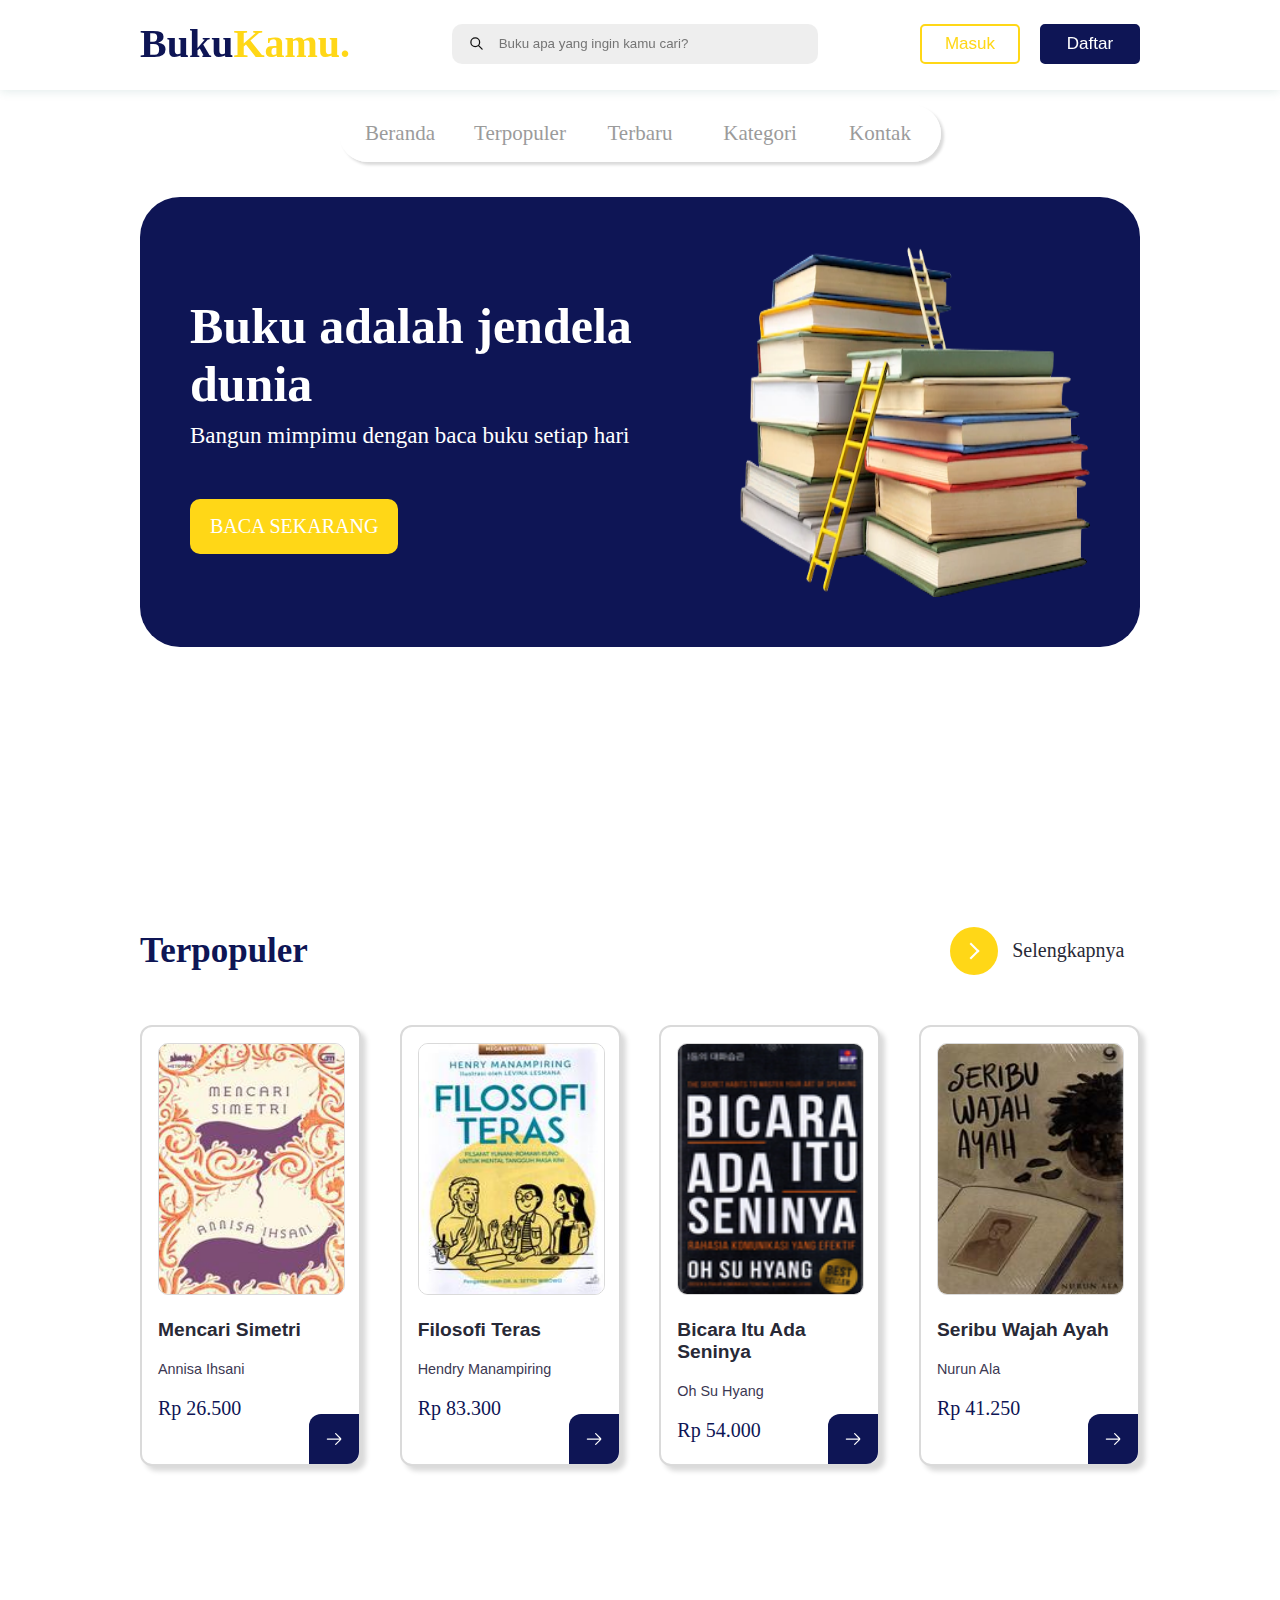
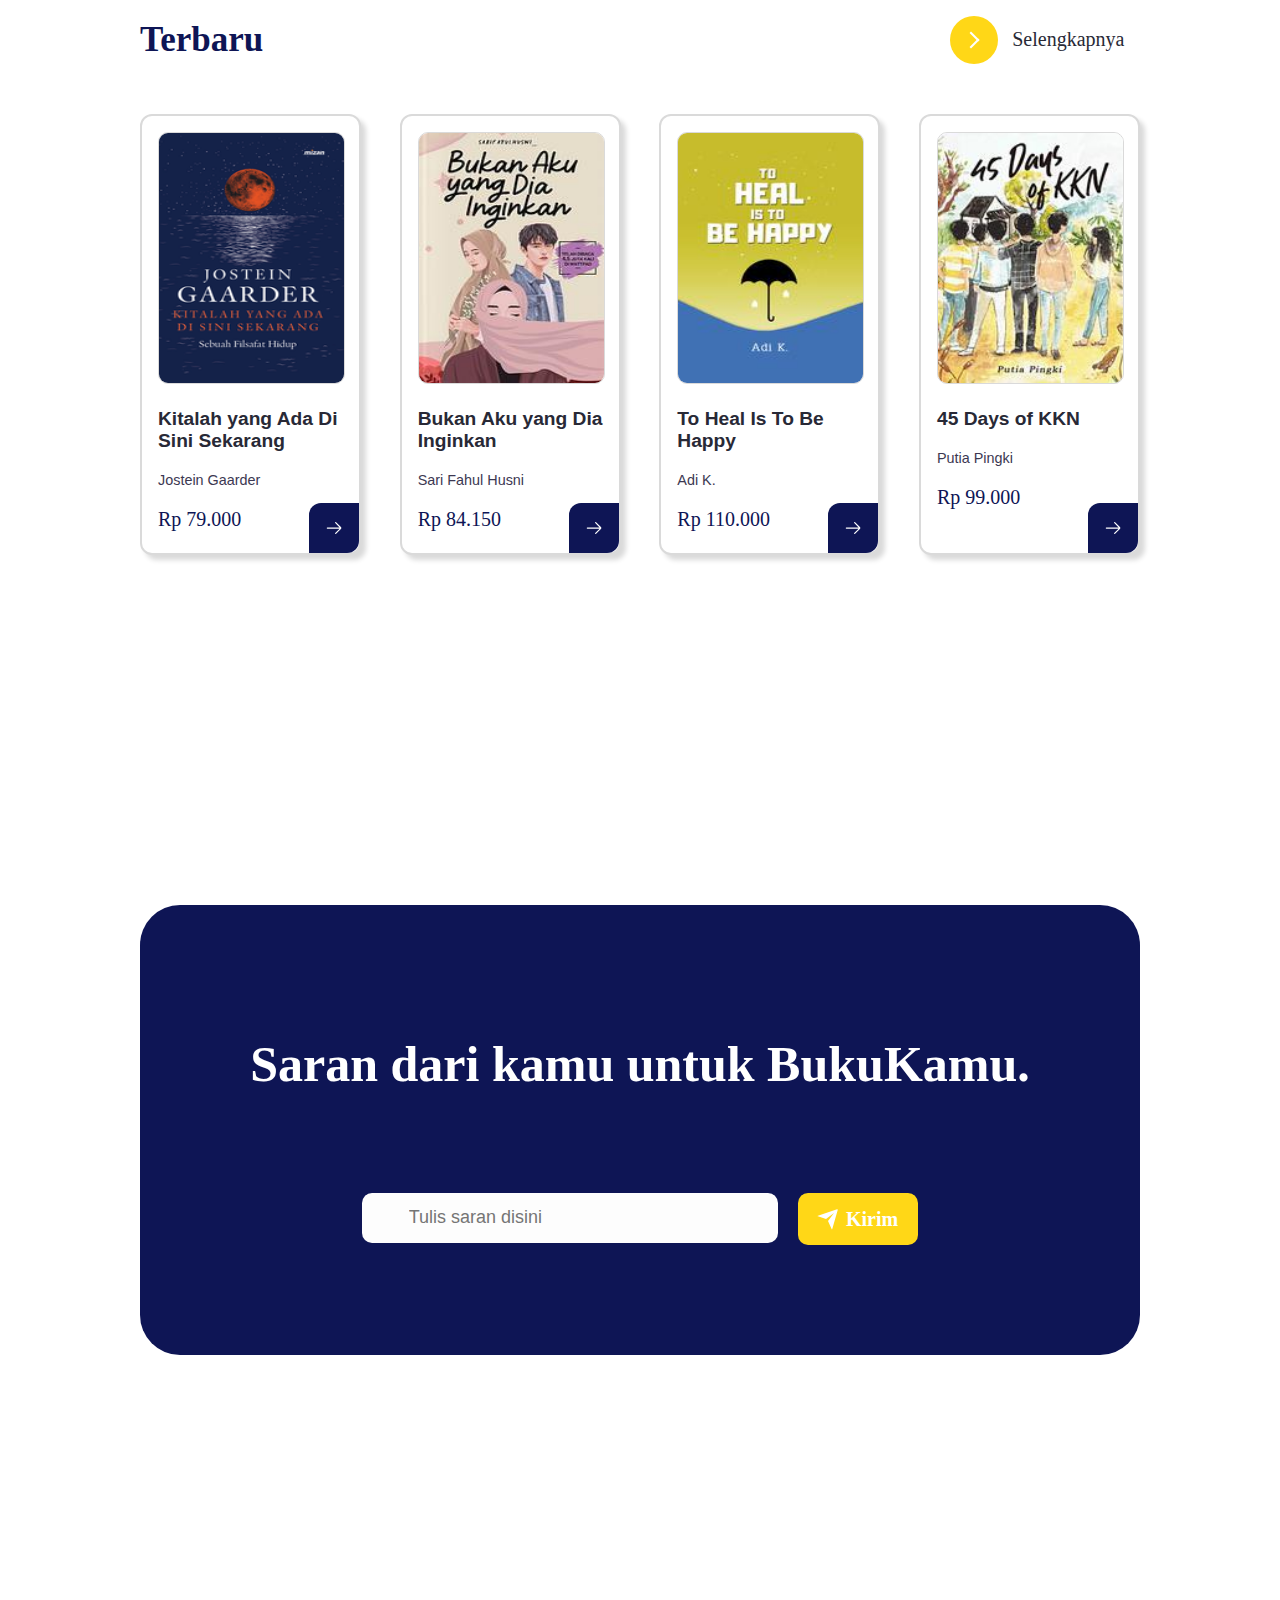
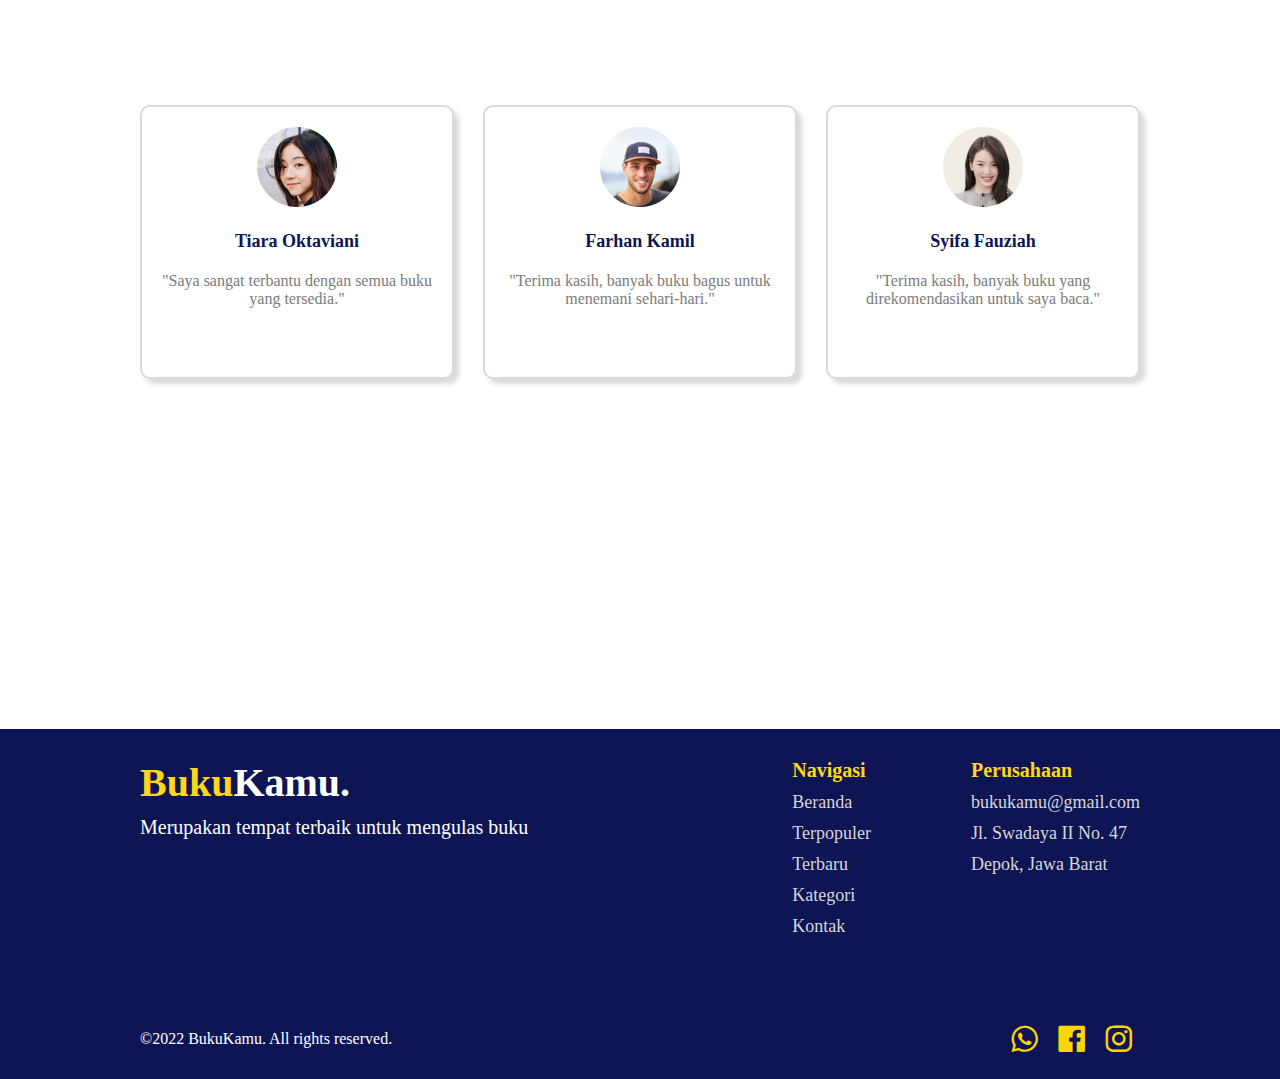
<file: index.html>
<!DOCTYPE html>
<html lang="en">
  <head>
    <meta charset="UTF-8" />
    <meta http-equiv="X-UA-Compatible" content="IE=edge" />
    <meta name="viewport" content="width=device-width, initial-scale=1.0" />
    <!-- google font -->
    <link rel="preconnect" href="https://fonts.googleapis.com" />
    <link rel="preconnect" href="https://fonts.gstatic.com" crossorigin />
    <link href="https://fonts.googleapis.com/css2?family=Poppins:wght@700&display=swap" rel="stylesheet" />
    <!-- css -->
    <link rel="stylesheet" href="css/style.css" />
    <!-- boxicons -->
    <link href="https://unpkg.com/boxicons@2.1.4/css/boxicons.min.css" rel="stylesheet" />
    <title>Buku Kamu</title>
  </head>
  <body>
    <!-- header -->
    <div class="header">
      <div class="container">
        <div class="logo">
          <a href="#">
            <p>Buku<span>Kamu.</span></p>
          </a>
        </div>
        <div class="pencarian">
          <form class="form">
            <label for="search">
              <input required="" autocomplete="off" placeholder="Buku apa yang ingin kamu cari?" id="search" type="text" />
              <div class="icon">
                <svg stroke-width="2" stroke="currentColor" viewBox="0 0 24 24" fill="none" xmlns="http://www.w3.org/2000/svg" class="swap-on">
                  <path d="M21 21l-6-6m2-5a7 7 0 11-14 0 7 7 0 0114 0z" stroke-linejoin="round" stroke-linecap="round"></path>
                </svg>
                <svg stroke-width="2" stroke="currentColor" viewBox="0 0 24 24" fill="none" xmlns="http://www.w3.org/2000/svg" class="swap-off">
                  <path d="M10 19l-7-7m0 0l7-7m-7 7h18" stroke-linejoin="round" stroke-linecap="round"></path>
                </svg>
              </div>
              <button type="reset" class="close-btn">
                <svg viewBox="0 0 20 20" class="h-5 w-5" xmlns="http://www.w3.org/2000/svg">
                  <path
                    clip-rule="evenodd"
                    d="M4.293 4.293a1 1 0 011.414 0L10 8.586l4.293-4.293a1 1 0 111.414 1.414L11.414 10l4.293 4.293a1 1 0 01-1.414 1.414L10 11.414l-4.293 4.293a1 1 0 01-1.414-1.414L8.586 10 4.293 5.707a1 1 0 010-1.414z"
                    fill-rule="evenodd"
                  ></path>
                </svg>
              </button>
            </label>
          </form>
        </div>
        <div class="btn-header">
          <div class="masuk">
            <button id="btn-masuk" onclick="window.open('./formLogin/html/login-2.html');">Masuk</button>
          </div>
          <div class="daftar">
            <div class="daftar">
              <button id="btn-daftar" onclick="window.open('./formLogin/html/daftar-2.html');">Daftar</button>
            </div>
          </div>
        </div>
      </div>
    </div>

    <!-- navigasi -->
    <div class="navigasi">
      <div class="container">
        <div class="navbar">
          <nav>
            <a href="#">Beranda</a>
            <a href="html/populer.html">Terpopuler</a>
            <a href="html/terbaru.html">Terbaru</a>
            <a href="html/kategori.html">Kategori</a>
            <a href="html/kontak.html">Kontak</a>
            <div class="animasi"></div>
          </nav>
        </div>
      </div>
    </div>

    <!-- banner -->
    <div class="banner">
      <div class="container">
        <div class="isi-content">
          <div class="kiri">
            <div class="heading">
              <p>Buku adalah jendela dunia</p>
            </div>
            <div class="subheading">
              <p>Bangun mimpimu dengan baca buku setiap hari</p>
            </div>
            <a href="#">
              <button id="btn-baca">
                <span>Baca Sekarang</span>
              </button>
            </a>
          </div>
          <div class="kanan">
            <img src="image/book-1.png" alt="" />
          </div>
        </div>
      </div>
    </div>

    <!-- populer -->
    <div class="content-populer">
      <div class="container">
        <div class="judul">
          <p class="populer">Terpopuler</p>
          <a href="html/populer.html">
            <div class="selengkapnya">
              <button class="learn-more">
                <span class="circle" aria-hidden="true">
                  <span class="icon arrow"></span>
                </span>
                <span class="button-text">Selengkapnya</span>
              </button>
            </div>
          </a>
        </div>
        <div class="produk">
          <!-- buku-1 -->
          <div class="card">
            <a href="#terpopulerbuku-1">
              <img src="Image Terpopuler/Buku-1.jpg" alt="" class="buku-1" />
              <h3 class="card__title">Mencari Simetri</h3>
              <p class="card__content">Annisa Ihsani</p>
              <div class="card__date">Rp 26.500</div>
              <div class="card__arrow">
                <svg xmlns="http://www.w3.org/2000/svg" fill="none" viewBox="0 0 24 24" height="20" width="20">
                  <path
                    fill="#fff"
                    d="M13.4697 17.9697C13.1768 18.2626 13.1768 18.7374 13.4697 19.0303C13.7626 19.3232 14.2374 19.3232 14.5303 19.0303L20.3232 13.2374C21.0066 12.554 21.0066 11.446 20.3232 10.7626L14.5303 4.96967C14.2374 4.67678 13.7626 4.67678 13.4697 4.96967C13.1768 5.26256 13.1768 5.73744 13.4697 6.03033L18.6893 11.25H4C3.58579 11.25 3.25 11.5858 3.25 12C3.25 12.4142 3.58579 12.75 4 12.75H18.6893L13.4697 17.9697Z"
                  ></path>
                </svg>
              </div>
            </a>
          </div>
          <div class="overlay" id="terpopulerbuku-1">
            <div class="wrapper">
              <div class="bullet">
                <img src="image/bullet.png" alt="" />
              </div>
              <div id="back-terpopulerbuku-1" class="kembali">
                <img src="image/close-biru.png" alt="" />
              </div>
              <div class="product-img">
                <img src="Image Terpopuler/Buku-1.jpg" />
              </div>
              <div class="product-info">
                <div class="product-text">
                  <h1>Mencari Simetri</h1>
                  <h2>Annisa Ihsani</h2>
                </div>
                <div class="product-price-btn">
                  <p><span>Rp</span>26.500</p>
                  <div class="beli">
                    <button id="btn-beli">Beli Sekarang</button>
                  </div>
                </div>
              </div>
            </div>
          </div>

          <!-- buku-2 -->
          <div class="card">
            <a href="#terpopulerbuku-2">
              <img src="Image Terpopuler/Buku-2.jpg" alt="" class="buku-2" />
              <h3 class="card__title">Filosofi Teras</h3>
              <p class="card__content">Hendry Manampiring</p>
              <div class="card__date">Rp 83.300</div>
              <div class="card__arrow">
                <svg xmlns="http://www.w3.org/2000/svg" fill="none" viewBox="0 0 24 24" height="20" width="20">
                  <path
                    fill="#fff"
                    d="M13.4697 17.9697C13.1768 18.2626 13.1768 18.7374 13.4697 19.0303C13.7626 19.3232 14.2374 19.3232 14.5303 19.0303L20.3232 13.2374C21.0066 12.554 21.0066 11.446 20.3232 10.7626L14.5303 4.96967C14.2374 4.67678 13.7626 4.67678 13.4697 4.96967C13.1768 5.26256 13.1768 5.73744 13.4697 6.03033L18.6893 11.25H4C3.58579 11.25 3.25 11.5858 3.25 12C3.25 12.4142 3.58579 12.75 4 12.75H18.6893L13.4697 17.9697Z"
                  ></path>
                </svg>
              </div>
            </a>
          </div>
          <div class="overlay" id="terpopulerbuku-2">
            <div class="wrapper">
              <div class="bullet">
                <img src="image/bullet.png" alt="" />
              </div>
              <div id="back-terpopulerbuku-2" class="kembali">
                <img src="image/close-biru.png" alt="" />
              </div>
              <div class="product-img">
                <img src="Image Terpopuler/Buku-2.jpg" />
              </div>
              <div class="product-info">
                <div class="product-text">
                  <h1>Filosofi Teras</h1>
                  <h2>Hendry Manampiring</h2>
                </div>
                <div class="product-price-btn">
                  <p><span>Rp</span>83.300</p>
                  <div class="beli">
                    <button id="btn-beli">Beli Sekarang</button>
                  </div>
                </div>
              </div>
            </div>
          </div>

          <!-- buku-3 -->
          <div class="card">
            <a href="#terpopulerbuku-3">
              <img src="Image Terpopuler/buku-3.png" alt="" class="buku-3" />
              <h3 class="card__title">Bicara Itu Ada Seninya</h3>
              <p class="card__content">Oh Su Hyang</p>
              <div class="card__date">Rp 54.000</div>
              <div class="card__arrow">
                <svg xmlns="http://www.w3.org/2000/svg" fill="none" viewBox="0 0 24 24" height="20" width="20">
                  <path
                    fill="#fff"
                    d="M13.4697 17.9697C13.1768 18.2626 13.1768 18.7374 13.4697 19.0303C13.7626 19.3232 14.2374 19.3232 14.5303 19.0303L20.3232 13.2374C21.0066 12.554 21.0066 11.446 20.3232 10.7626L14.5303 4.96967C14.2374 4.67678 13.7626 4.67678 13.4697 4.96967C13.1768 5.26256 13.1768 5.73744 13.4697 6.03033L18.6893 11.25H4C3.58579 11.25 3.25 11.5858 3.25 12C3.25 12.4142 3.58579 12.75 4 12.75H18.6893L13.4697 17.9697Z"
                  ></path>
                </svg>
              </div>
            </a>
          </div>
          <div class="overlay" id="terpopulerbuku-3">
            <div class="wrapper">
              <div class="bullet">
                <img src="image/bullet.png" alt="" />
              </div>
              <div id="back-terpopulerbuku-3" class="kembali">
                <img src="image/close-biru.png" alt="" />
              </div>
              <div class="product-img">
                <img src="Image Terpopuler/buku-3.png" class="buku-3" />
              </div>
              <div class="product-info">
                <div class="product-text">
                  <h1>Bicara Itu Ada Seninya</h1>
                  <h2>Oh Su Hyang</h2>
                </div>
                <div class="product-price-btn">
                  <p><span>Rp</span>54.000</p>
                  <div class="beli">
                    <button id="btn-beli">Beli Sekarang</button>
                  </div>
                </div>
              </div>
            </div>
          </div>

          <!-- buku-4 -->
          <div class="card">
            <a href="#terpopulerbuku-4">
              <img src="Image Terpopuler/buku-4.jpg" alt="" class="buku-4" />
              <h3 class="card__title">Seribu Wajah Ayah</h3>
              <p class="card__content">Nurun Ala</p>
              <div class="card__date">Rp 41.250</div>
              <div class="card__arrow">
                <svg xmlns="http://www.w3.org/2000/svg" fill="none" viewBox="0 0 24 24" height="20" width="20">
                  <path
                    fill="#fff"
                    d="M13.4697 17.9697C13.1768 18.2626 13.1768 18.7374 13.4697 19.0303C13.7626 19.3232 14.2374 19.3232 14.5303 19.0303L20.3232 13.2374C21.0066 12.554 21.0066 11.446 20.3232 10.7626L14.5303 4.96967C14.2374 4.67678 13.7626 4.67678 13.4697 4.96967C13.1768 5.26256 13.1768 5.73744 13.4697 6.03033L18.6893 11.25H4C3.58579 11.25 3.25 11.5858 3.25 12C3.25 12.4142 3.58579 12.75 4 12.75H18.6893L13.4697 17.9697Z"
                  ></path>
                </svg>
              </div>
            </a>
          </div>
          <div class="overlay" id="terpopulerbuku-4">
            <div class="wrapper">
              <div class="bullet">
                <img src="image/bullet.png" alt="" />
              </div>
              <div id="back-terpopulerbuku-4" class="kembali">
                <img src="image/close-biru.png" alt="" />
              </div>
              <div class="product-img">
                <img src="Image Terpopuler/buku-4.jpg" />
              </div>
              <div class="product-info">
                <div class="product-text">
                  <h1>Seribu Wajah Ayah</h1>
                  <h2>Nurun Ala</h2>
                </div>
                <div class="product-price-btn">
                  <p><span>Rp</span>41.250</p>
                  <div class="beli">
                    <button id="btn-beli">Beli Sekarang</button>
                  </div>
                </div>
              </div>
            </div>
          </div>
        </div>
      </div>
    </div>

    <!-- terbaru -->
    <div class="content-terbaru">
      <div class="container">
        <div class="judul">
          <p class="terbaru">Terbaru</p>
          <a href="./html/terbaru.html">
            <div class="selengkapnya">
              <button class="learn-more">
                <span class="circle" aria-hidden="true">
                  <span class="icon arrow"></span>
                </span>
                <span class="button-text">Selengkapnya</span>
              </button>
            </div>
          </a>
        </div>
        <div class="produk">
          <!-- buku-1 -->
          <div class="card">
            <a href="#terbarubuku-1">
              <img src="Image Terbaru/buku-1.png" alt="" class="buku-1" />
              <h3 class="card__title">Kitalah yang Ada Di Sini Sekarang</h3>
              <p class="card__content">Jostein Gaarder</p>
              <div class="card__date">Rp 79.000</div>
              <div class="card__arrow">
                <svg xmlns="http://www.w3.org/2000/svg" fill="none" viewBox="0 0 24 24" height="20" width="20">
                  <path
                    fill="#fff"
                    d="M13.4697 17.9697C13.1768 18.2626 13.1768 18.7374 13.4697 19.0303C13.7626 19.3232 14.2374 19.3232 14.5303 19.0303L20.3232 13.2374C21.0066 12.554 21.0066 11.446 20.3232 10.7626L14.5303 4.96967C14.2374 4.67678 13.7626 4.67678 13.4697 4.96967C13.1768 5.26256 13.1768 5.73744 13.4697 6.03033L18.6893 11.25H4C3.58579 11.25 3.25 11.5858 3.25 12C3.25 12.4142 3.58579 12.75 4 12.75H18.6893L13.4697 17.9697Z"
                  ></path>
                </svg>
              </div>
            </a>
          </div>
          <div class="overlay" id="terbarubuku-1">
            <div class="wrapper">
              <div class="bullet">
                <img src="image/bullet.png" alt="" />
              </div>
              <div id="back-terbarubuku-1" class="kembali">
                <img src="image/close-biru.png" alt="" />
              </div>
              <div class="product-img">
                <img src="Image Terbaru/buku-1.png" />
              </div>
              <div class="product-info">
                <div class="product-text">
                  <h1>Kitalah yang Ada Di Sini Sekarang</h1>
                  <h2>Jostein Gaarder</h2>
                </div>
                <div class="product-price-btn">
                  <p><span>Rp</span>79.000</p>
                  <div class="beli">
                    <button id="btn-beli">Beli Sekarang</button>
                  </div>
                </div>
              </div>
            </div>
          </div>

          <!-- buku-2 -->
          <div class="card">
            <a href="#terbarubuku-2">
              <img src="Image Terbaru/buku-2.jpg" alt="" class="buku-2" />
              <h3 class="card__title">Bukan Aku yang Dia Inginkan</h3>
              <p class="card__content">Sari Fahul Husni</p>
              <div class="card__date">Rp 84.150</div>
              <div class="card__arrow">
                <svg xmlns="http://www.w3.org/2000/svg" fill="none" viewBox="0 0 24 24" height="20" width="20">
                  <path
                    fill="#fff"
                    d="M13.4697 17.9697C13.1768 18.2626 13.1768 18.7374 13.4697 19.0303C13.7626 19.3232 14.2374 19.3232 14.5303 19.0303L20.3232 13.2374C21.0066 12.554 21.0066 11.446 20.3232 10.7626L14.5303 4.96967C14.2374 4.67678 13.7626 4.67678 13.4697 4.96967C13.1768 5.26256 13.1768 5.73744 13.4697 6.03033L18.6893 11.25H4C3.58579 11.25 3.25 11.5858 3.25 12C3.25 12.4142 3.58579 12.75 4 12.75H18.6893L13.4697 17.9697Z"
                  ></path>
                </svg>
              </div>
            </a>
          </div>
          <div class="overlay" id="terbarubuku-2">
            <div class="wrapper">
              <div class="bullet">
                <img src="image/bullet.png" alt="" />
              </div>
              <div id="back-terbarubuku-2" class="kembali">
                <img src="image/close-biru.png" alt="" />
              </div>
              <div class="product-img">
                <img src="Image Terbaru/buku-2.jpg" />
              </div>
              <div class="product-info">
                <div class="product-text">
                  <h1>Bukan Aku yang Dia Inginkan</h1>
                  <h2>Sari Fahul Husni</h2>
                </div>
                <div class="product-price-btn">
                  <p><span>Rp</span>84.150</p>
                  <div class="beli">
                    <button id="btn-beli">Beli Sekarang</button>
                  </div>
                </div>
              </div>
            </div>
          </div>

          <!-- buku-3 -->
          <div class="card">
            <a href="#terbarubuku-3">
              <img src="Image Terbaru/buku-3.jpg" alt="" class="buku-3" />
              <h3 class="card__title">To Heal Is To Be Happy</h3>
              <p class="card__content">Adi K.</p>
              <div class="card__date">Rp 110.000</div>
              <div class="card__arrow">
                <svg xmlns="http://www.w3.org/2000/svg" fill="none" viewBox="0 0 24 24" height="20" width="20">
                  <path
                    fill="#fff"
                    d="M13.4697 17.9697C13.1768 18.2626 13.1768 18.7374 13.4697 19.0303C13.7626 19.3232 14.2374 19.3232 14.5303 19.0303L20.3232 13.2374C21.0066 12.554 21.0066 11.446 20.3232 10.7626L14.5303 4.96967C14.2374 4.67678 13.7626 4.67678 13.4697 4.96967C13.1768 5.26256 13.1768 5.73744 13.4697 6.03033L18.6893 11.25H4C3.58579 11.25 3.25 11.5858 3.25 12C3.25 12.4142 3.58579 12.75 4 12.75H18.6893L13.4697 17.9697Z"
                  ></path>
                </svg>
              </div>
            </a>
          </div>
          <div class="overlay" id="terbarubuku-3">
            <div class="wrapper">
              <div class="bullet">
                <img src="image/bullet.png" alt="" />
              </div>
              <div id="back-terbarubuku-3" class="kembali">
                <img src="image/close-biru.png" alt="" />
              </div>
              <div class="product-img">
                <img src="Image Terbaru/buku-3.jpg" />
              </div>
              <div class="product-info">
                <div class="product-text">
                  <h1>To Heal Is To Be Happy</h1>
                  <h2>di K.</h2>
                </div>
                <div class="product-price-btn">
                  <p><span>Rp</span>110.000</p>
                  <div class="beli">
                    <button id="btn-beli">Beli Sekarang</button>
                  </div>
                </div>
              </div>
            </div>
          </div>

          <!-- buku-4 -->
          <div class="card">
            <a href="#terbarubuku-4">
              <img src="Image Terbaru/buku-4.jpg" alt="" class="buku-4" />
              <h3 class="card__title">45 Days of KKN</h3>
              <p class="card__content">Putia Pingki</p>
              <div class="card__date">Rp 99.000</div>
              <div class="card__arrow">
                <svg xmlns="http://www.w3.org/2000/svg" fill="none" viewBox="0 0 24 24" height="20" width="20">
                  <path
                    fill="#fff"
                    d="M13.4697 17.9697C13.1768 18.2626 13.1768 18.7374 13.4697 19.0303C13.7626 19.3232 14.2374 19.3232 14.5303 19.0303L20.3232 13.2374C21.0066 12.554 21.0066 11.446 20.3232 10.7626L14.5303 4.96967C14.2374 4.67678 13.7626 4.67678 13.4697 4.96967C13.1768 5.26256 13.1768 5.73744 13.4697 6.03033L18.6893 11.25H4C3.58579 11.25 3.25 11.5858 3.25 12C3.25 12.4142 3.58579 12.75 4 12.75H18.6893L13.4697 17.9697Z"
                  ></path>
                </svg>
              </div>
            </a>
          </div>
          <div class="overlay" id="terbarubuku-4">
            <div class="wrapper">
              <div class="bullet">
                <img src="image/bullet.png" alt="" />
              </div>
              <div id="back-terbarubuku-4" class="kembali">
                <img src="image/close-biru.png" alt="" />
              </div>
              <div class="product-img">
                <img src="Image Terbaru/buku-4.jpg" />
              </div>
              <div class="product-info">
                <div class="product-text">
                  <h1>45 Days of KKN</h1>
                  <h2>Putia Pingki</h2>
                </div>
                <div class="product-price-btn">
                  <p><span>Rp</span>99.000</p>
                  <div class="beli">
                    <button id="btn-beli">Beli Sekarang</button>
                  </div>
                </div>
              </div>
            </div>
          </div>
        </div>
      </div>
    </div>

    <!-- saran -->
    <div class="saran">
      <div class="container">
        <div class="content-1">
          <p class="heading">Saran dari kamu untuk <span>Buku</span>Kamu.</p>
        </div>
        <div class="content-2">
          <form class="form-saran">
            <label for="search">
              <input required="" autocomplete="off" placeholder="Tulis saran disini" id="search" type="text" />
              <div class="icon">
                <svg stroke-width="2" stroke="currentColor" viewBox="0 0 24 24" fill="none" xmlns="http://www.w3.org/2000/svg" class="swap-off">
                  <path d="M10 19l-7-7m0 0l7-7m-7 7h18" stroke-linejoin="round" stroke-linecap="round"></path>
                </svg>
              </div>
              <button type="reset" class="close-btn">
                <svg viewBox="0 0 20 20" class="h-5 w-5" xmlns="http://www.w3.org/2000/svg">
                  <path
                    clip-rule="evenodd"
                    d="M4.293 4.293a1 1 0 011.414 0L10 8.586l4.293-4.293a1 1 0 111.414 1.414L11.414 10l4.293 4.293a1 1 0 01-1.414 1.414L10 11.414l-4.293 4.293a1 1 0 01-1.414-1.414L8.586 10 4.293 5.707a1 1 0 010-1.414z"
                    fill-rule="evenodd"
                  ></path>
                </svg>
              </button>
            </label>
          </form>
          <a href="#">
            <button id="btn-kirim">
              <div class="svg-wrapper-1">
                <div class="svg-wrapper">
                  <svg xmlns="http://www.w3.org/2000/svg" viewBox="0 0 24 24" width="24" height="24">
                    <path fill="none" d="M0 0h24v24H0z"></path>
                    <path fill="currentColor" d="M1.946 9.315c-.522-.174-.527-.455.01-.634l19.087-6.362c.529-.176.832.12.684.638l-5.454 19.086c-.15.529-.455.547-.679.045L12 14l6-8-8 6-8.054-2.685z"></path>
                  </svg>
                </div>
              </div>
              <span>Kirim</span>
            </button>
          </a>
        </div>
      </div>
    </div>

    <!-- testimoni -->
    <div class="testimoni">
      <div class="container">
        <div class="card-0">
          <div class="card-1">
            <div class="gambar">
              <img src="image/Ellipse.png" alt="" />
            </div>
            <div class="nama">
              <p>Tiara Oktaviani</p>
            </div>
            <div class="komen">
              <p>"Saya sangat terbantu dengan semua buku yang tersedia."</p>
            </div>
          </div>
          <div class="card-2">
            <div class="gambar">
              <img src="image/Ellipse1.png" alt="" />
            </div>
            <div class="nama">
              <p>Farhan Kamil</p>
            </div>
            <div class="komen">
              <p>"Terima kasih, banyak buku bagus untuk menemani sehari-hari."</p>
            </div>
          </div>
          <div class="card-3">
            <div class="gambar">
              <img src="image/Ellipse2.png" alt="" />
            </div>
            <div class="nama">
              <p>Syifa Fauziah</p>
            </div>
            <div class="komen">
              <p>"Terima kasih, banyak buku yang direkomendasikan untuk saya baca."</p>
            </div>
          </div>
        </div>
      </div>
    </div>

    <!-- footer -->
    <div class="footer">
      <div class="container">
        <div class="isi-footer">
          <div class="left">
            <div class="heading">
              <p>Buku<span>Kamu.</span></p>
            </div>
            <div class="subheading">
              <p>Merupakan tempat terbaik untuk mengulas buku</p>
            </div>
          </div>
          <div class="right">
            <div class="baris-1">
              <h3>Navigasi</h3>
              <ul>
                <li><a href="index.html">Beranda</a></li>
                <li><a href="./html/populer.html">Terpopuler</a></li>
                <li><a href="./html/terbaru.html">Terbaru</a></li>
                <li><a href="./html/kategori.html">Kategori</a></li>
                <li><a href="./html/kontak.html">Kontak</a></li>
              </ul>
            </div>
            <div class="baris-2">
              <h3>Perusahaan</h3>
              <ul>
                <li><a href="#">bukukamu@gmail.com</a></li>
                <li><a href="#">Jl. Swadaya II No. 47</a></li>
                <li><a href="#">Depok, Jawa Barat</a></li>
              </ul>
            </div>
          </div>
        </div>
        <div class="isifooter-2">
          <div class="isi-kiri">
            <p>&copy;2022 BukuKamu. All rights reserved.</p>
          </div>
          <div class="isi-kanan">
            <a href="#">
              <a href="https://wa.me/628161120362?text=contoh%20isi%20pesan%20dikirim%20via%20whatsapp"><i class="bx bxl-whatsapp"></i></a>
            </a>
            <a href="#">
              <a href="https://web.facebook.com/badol.kumal"><i class="bx bxl-facebook-square"></i></a>
            </a>
            <a href="#">
              <a href="https://www.instagram.com/namasayafarhan_/"><i class="bx bxl-instagram"></i></a>
            </a>
          </div>
        </div>
      </div>
    </div>
    <script src="./javascript/script.js"></script>
  </body>
</html>
</file>
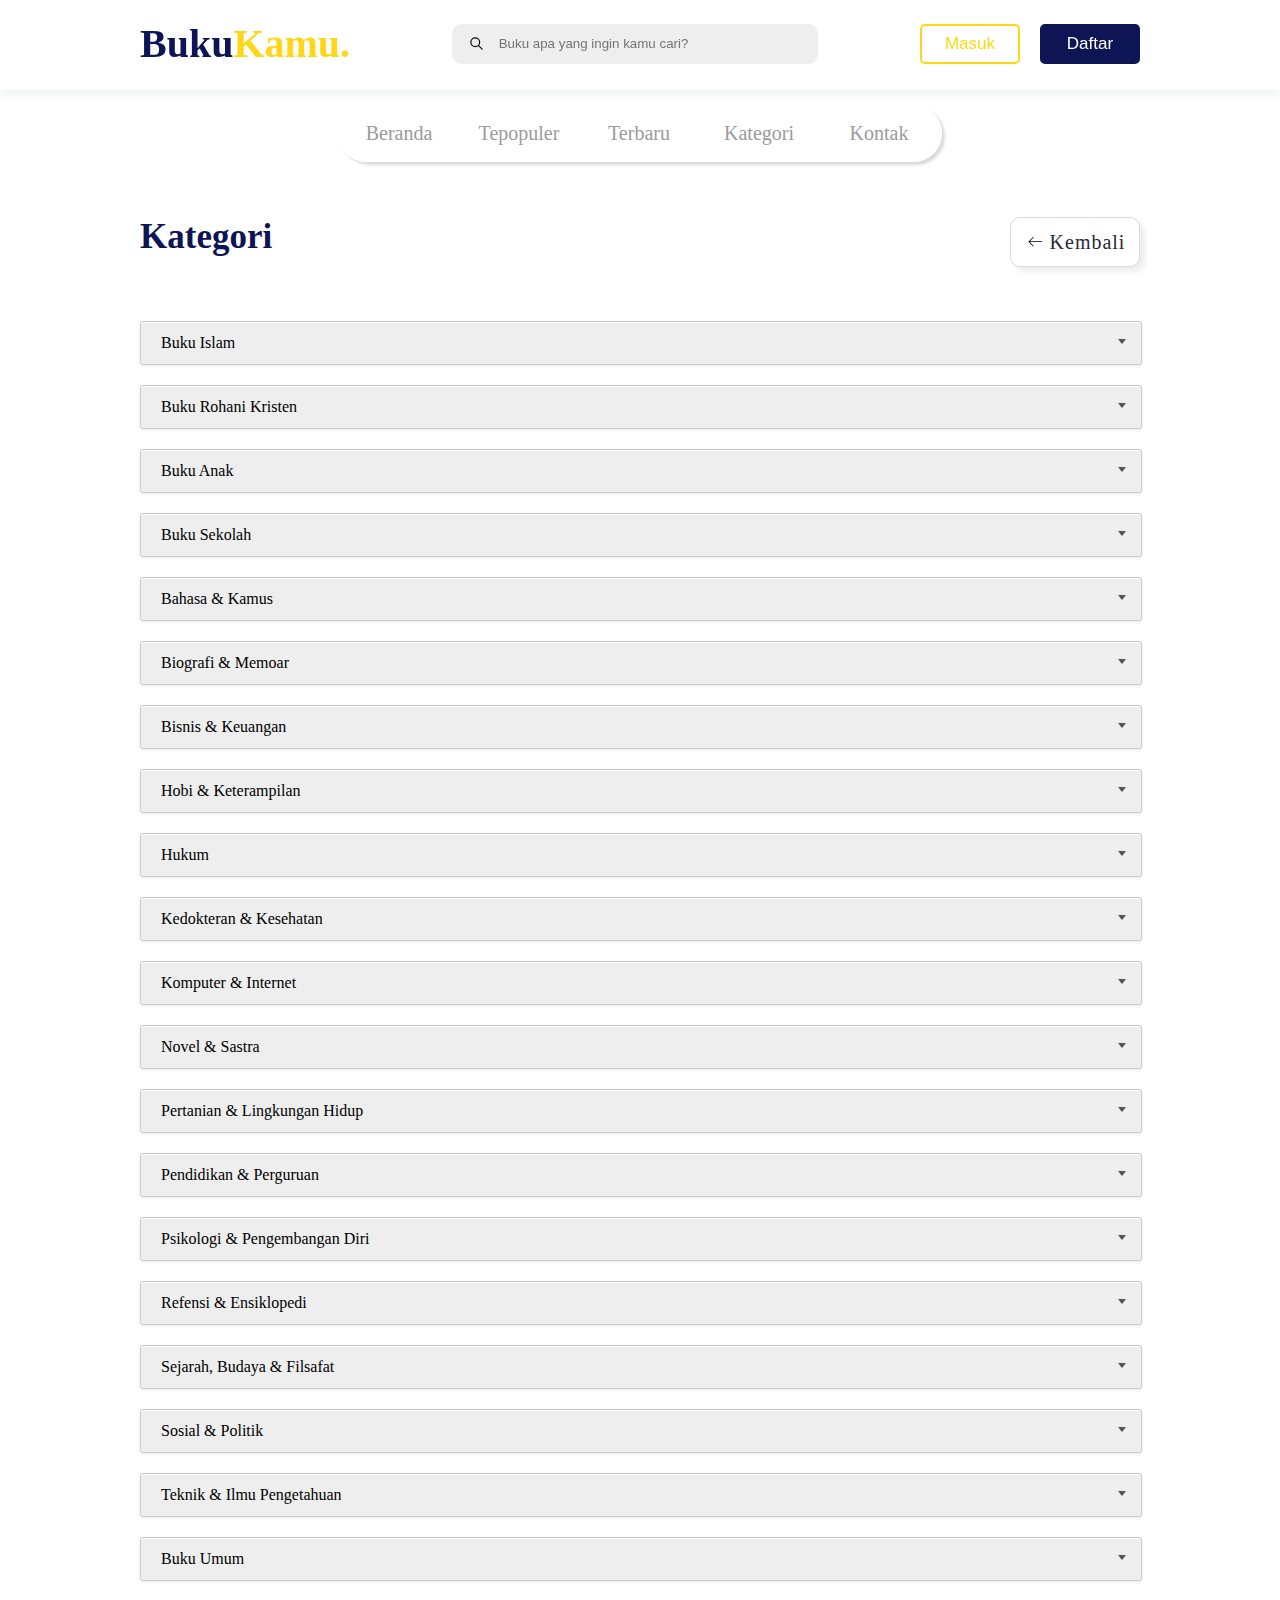
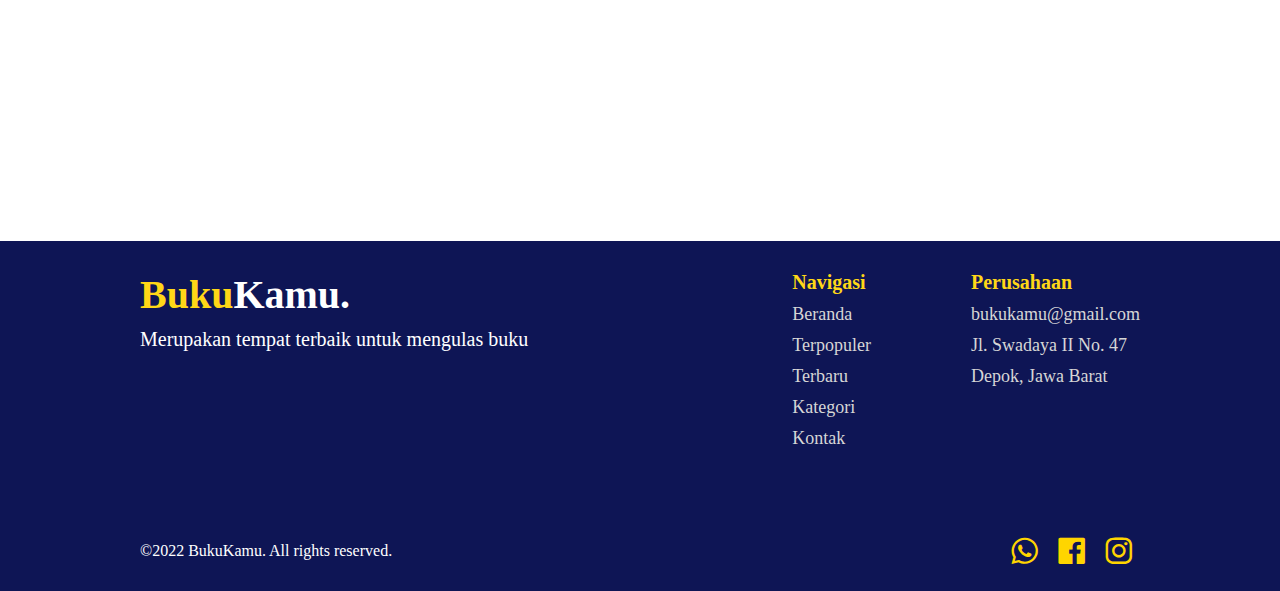
<file: html/kategori.html>
<!DOCTYPE html>
<html lang="en">
  <head>
    <meta charset="UTF-8" />
    <meta http-equiv="X-UA-Compatible" content="IE=edge" />
    <meta name="viewport" content="width=device-width, initial-scale=1.0" />
    <!-- google font -->
    <link rel="preconnect" href="https://fonts.googleapis.com" />
    <link rel="preconnect" href="https://fonts.gstatic.com" crossorigin />
    <link href="https://fonts.googleapis.com/css2?family=Poppins:wght@700&display=swap" rel="stylesheet" />
    <!-- css -->
    <link rel="stylesheet" href="../css/kategori.css" />
    <!-- boxicons -->
    <link href="https://unpkg.com/boxicons@2.1.4/css/boxicons.min.css" rel="stylesheet" />
    <title>Kategori</title>
  </head>
  <body>
    <!-- header -->
    <div class="header">
      <div class="container">
        <div class="logo">
          <a href="#">
            <p>Buku<span>Kamu.</span></p>
          </a>
        </div>
        <div class="pencarian">
          <form class="form">
            <label for="search">
              <input required="" autocomplete="off" placeholder="Buku apa yang ingin kamu cari?" id="search" type="text" />
              <div class="icon">
                <svg stroke-width="2" stroke="currentColor" viewBox="0 0 24 24" fill="none" xmlns="http://www.w3.org/2000/svg" class="swap-on">
                  <path d="M21 21l-6-6m2-5a7 7 0 11-14 0 7 7 0 0114 0z" stroke-linejoin="round" stroke-linecap="round"></path>
                </svg>
                <svg stroke-width="2" stroke="currentColor" viewBox="0 0 24 24" fill="none" xmlns="http://www.w3.org/2000/svg" class="swap-off">
                  <path d="M10 19l-7-7m0 0l7-7m-7 7h18" stroke-linejoin="round" stroke-linecap="round"></path>
                </svg>
              </div>
              <button type="reset" class="close-btn">
                <svg viewBox="0 0 20 20" class="h-5 w-5" xmlns="http://www.w3.org/2000/svg">
                  <path
                    clip-rule="evenodd"
                    d="M4.293 4.293a1 1 0 011.414 0L10 8.586l4.293-4.293a1 1 0 111.414 1.414L11.414 10l4.293 4.293a1 1 0 01-1.414 1.414L10 11.414l-4.293 4.293a1 1 0 01-1.414-1.414L8.586 10 4.293 5.707a1 1 0 010-1.414z"
                    fill-rule="evenodd"
                  ></path>
                </svg>
              </button>
            </label>
          </form>
        </div>
        <div class="btn-header">
          <div class="masuk">
            <button id="btn-masuk" onclick="window.open('/formLogin/html/login-2.html');">Masuk</button>
          </div>
          <div class="daftar">
            <div class="daftar">
              <button id="btn-daftar" onclick="window.open('/formLogin/html/daftar-2.html');">Daftar</button>
            </div>
          </div>
        </div>
      </div>
    </div>

    <!-- navigasi -->
    <div class="navigasi">
      <div class="container">
        <div class="navbar">
          <nav>
            <a href="../index.html">Beranda</a>
            <a href="populer.html">Tepopuler</a>
            <a href="terbaru.html">Terbaru</a>
            <a href="kategori.html">Kategori</a>
            <a href="kontak.html" class="kontak">Kontak</a>
            <div class="animasi"></div>
          </nav>
        </div>
      </div>
    </div>

    <!-- kategori -->
    <div class="kategori">
      <div class="container">
        <div class="judul">
          <p class="kate">Kategori</p>
          <div id="back-button" class="kembali">
            <button class="back">
              <svg height="20" width="20" xmlns="http://www.w3.org/2000/svg" version="1.1" viewBox="0 0 1024 1024">
                <path
                  d="M874.690416 495.52477c0 11.2973-9.168824 20.466124-20.466124 20.466124l-604.773963 0 188.083679 188.083679c7.992021 7.992021 7.992021 20.947078 0 28.939099-4.001127 3.990894-9.240455 5.996574-14.46955 5.996574-5.239328 0-10.478655-1.995447-14.479783-5.996574l-223.00912-223.00912c-3.837398-3.837398-5.996574-9.046027-5.996574-14.46955 0-5.433756 2.159176-10.632151 5.996574-14.46955l223.019353-223.029586c7.992021-7.992021 20.957311-7.992021 28.949332 0 7.992021 8.002254 7.992021 20.957311 0 28.949332l-188.073446 188.073446 604.753497 0C865.521592 475.058646 874.690416 484.217237 874.690416 495.52477z"
                ></path>
              </svg>
              <span>Kembali</span>
            </button>
          </div>
        </div>
        <!-- dropdown-1 -->
        <div class="dropdown-1">
          <input class="dropdown-toggle" type="text" />
          <div class="dropdown-text">Buku Islam</div>
          <ul class="dropdown-content">
            <li><a href="#">Alqur'an & Tafsir</a></li>
            <li><a href="#">Bimbingan Islami</a></li>
            <li><a href="#">Shalat, Doa & Ibadah</a></li>
            <li><a href="#">Islam Umum</a></li>
          </ul>
        </div>
        <!-- dropdown-2 -->
        <div class="dropdown-2">
          <input class="dropdown-toggle" type="text" />
          <div class="dropdown-text">Buku Rohani Kristen</div>
          <ul class="dropdown-content">
            <li><a href="#">Alkitab</a></li>
            <li><a href="#">Bimbingan Kristiani</a></li>
            <li><a href="#">Gereja</a></li>
            <li><a href="#">Teologi</a></li>
            <li><a href="#">Kristen Umum</a></li>
          </ul>
        </div>
        <!-- dropdown-3 -->
        <div class="dropdown-3">
          <input class="dropdown-toggle" type="text" />
          <div class="dropdown-text">Buku Anak</div>
          <ul class="dropdown-content">
            <li><a href="#">Anak Islami</a></li>
            <li><a href="#">Buku PAUD/TK</a></li>
            <li><a href="#">Calistung</a></li>
            <li><a href="#">Cerita Anak</a></li>
            <li><a href="#">Komik Anak</a></li>
            <li><a href="#">Menggambar & Mewarnai</a></li>
            <li><a href="#">Pendidikan Anak</a></li>
            <li><a href="#">Anak Umum</a></li>
          </ul>
        </div>
        <!-- dropdown-4 -->
        <div class="dropdown-4">
          <input class="dropdown-toggle" type="text" />
          <div class="dropdown-text">Buku Sekolah</div>
          <ul class="dropdown-content">
            <li><a href="#">Buku SMA</a></li>
            <li><a href="#">Buku SMK</a></li>
            <li><a href="#">Buku SMP</a></li>
            <li><a href="#">Buku SD</a></li>
            <li><a href="#">Buku Sekolah Umum</a></li>
          </ul>
        </div>
        <!-- dropdown-5 -->
        <div class="dropdown-5">
          <input class="dropdown-toggle" type="text" />
          <div class="dropdown-text">Bahasa & Kamus</div>
          <ul class="dropdown-content">
            <li><a href="#">Bahasa Indonesia</a></li>
            <li><a href="#">Bahasa Inggris</a></li>
            <li><a href="#">Kamus</a></li>
            <li><a href="#">Bahasa</a></li>
          </ul>
        </div>
        <!-- dropdown-6 -->
        <div class="dropdown-6">
          <input class="dropdown-toggle" type="text" />
          <div class="dropdown-text">Biografi & Memoar</div>
          <ul class="dropdown-content">
            <li><a href="#">Pemimpin & Tokoh</a></li>
            <li><a href="#">Profesional & Akademisi</a></li>
            <li><a href="#">Seniman & Atlet</a></li>
            <li><a href="#">Biografi</a></li>
          </ul>
        </div>
        <!-- dropdown-7 -->
        <div class="dropdown-7">
          <input class="dropdown-toggle" type="text" />
          <div class="dropdown-text">Bisnis & Keuangan</div>
          <ul class="dropdown-content">
            <li><a href="#">Akutansi</a></li>
            <li><a href="#">Bisnis & Kewirausahaan</a></li>
            <li><a href="#">Ekonomi</a></li>
            <li><a href="#">Keuangan</a></li>
            <li><a href="#">Manajemen</a></li>
            <li><a href="#">Pemasaran</a></li>
          </ul>
        </div>
        <!-- dropdown-8 -->
        <div class="dropdown-8">
          <input class="dropdown-toggle" type="text" />
          <div class="dropdown-text">Hobi & Keterampilan</div>
          <ul class="dropdown-content">
            <li><a href="#">Hobi</a></li>
            <li><a href="#">Keterampilan</a></li>
            <li><a href="#">Masakan</a></li>
            <li><a href="#">Wisata</a></li>
          </ul>
        </div>
        <!-- dropdown-9 -->
        <div class="dropdown-9">
          <input class="dropdown-toggle" type="text" />
          <div class="dropdown-text">Hukum</div>
          <ul class="dropdown-content">
            <li><a href="#">Hukum Bisnis</a></li>
            <li><a href="#">Hukum Islam</a></li>
            <li><a href="#">Ilmu Hukum</a></li>
            <li><a href="#">Undang-Undang</a></li>
            <li><a href="#">Pidana & Perdata</a></li>
            <li><a href="#">Hukum Umum</a></li>
          </ul>
        </div>
        <!-- dropdown-10 -->
        <div class="dropdown-10">
          <input class="dropdown-toggle" type="text" />
          <div class="dropdown-text">Kedokteran & Kesehatan</div>
          <ul class="dropdown-content">
            <li><a href="#">Kebidanan</a></li>
            <li><a href="#">Kedokteran</a></li>
            <li><a href="#">Keperawatan</a></li>
            <li><a href="#">Kesehatan</a></li>
          </ul>
        </div>
        <!-- dropdown-11 -->
        <div class="dropdown-11">
          <input class="dropdown-toggle" type="text" />
          <div class="dropdown-text">Komputer & Internet</div>
          <ul class="dropdown-content">
            <li><a href="#">Aplikasi Perkantoran</a></li>
            <li><a href="#">Internet</a></li>
            <li><a href="#">Komputer Grafis</a></li>
            <li><a href="#">Pemrograman</a></li>
            <li><a href="#">Teknik & Ilmu Komputer</a></li>
            <li><a href="#">Komputer</a></li>
          </ul>
        </div>
        <!-- dropdown-12 -->
        <div class="dropdown-12">
          <input class="dropdown-toggle" type="text" />
          <div class="dropdown-text">Novel & Sastra</div>
          <ul class="dropdown-content">
            <li><a href="#">Komik</a></li>
            <li><a href="#">Misteri & Thriller</a></li>
            <li><a href="#">Novel Fantasi</a></li>
            <li><a href="#">Novel Remaja</a></li>
            <li><a href="#">Novel Roman</a></li>
            <li><a href="#">Sastra & Cerpen</a></li>
            <li><a href="#">Novel</a></li>
          </ul>
        </div>
        <!-- dropdown-13 -->
        <div class="dropdown-13">
          <input class="dropdown-toggle" type="text" />
          <div class="dropdown-text">Pertanian & Lingkungan Hidup</div>
          <ul class="dropdown-content">
            <li><a href="#">Pertanian</a></li>
            <li><a href="#">Peternakan</a></li>
            <li><a href="#">Lingkungan Hidup</a></li>
          </ul>
        </div>
        <!-- dropdown-14 -->
        <div class="dropdown-14">
          <input class="dropdown-toggle" type="text" />
          <div class="dropdown-text">Pendidikan & Perguruan</div>
          <ul class="dropdown-content">
            <li><a href="#">Keguruan</a></li>
            <li><a href="#">Pendidikan</a></li>
          </ul>
        </div>
        <!-- dropdown-15 -->
        <div class="dropdown-15">
          <input class="dropdown-toggle" type="text" />
          <div class="dropdown-text">Psikologi & Pengembangan Diri</div>
          <ul class="dropdown-content">
            <li><a href="#">Inspirasi</a></li>
            <li><a href="#">Parenting</a></li>
            <li><a href="#">Pengembangan Diri</a></li>
            <li><a href="#">Psikologi</a></li>
          </ul>
        </div>
        <!-- dropdown-16 -->
        <div class="dropdown-16">
          <input class="dropdown-toggle" type="text" />
          <div class="dropdown-text">Refensi & Ensiklopedi</div>
          <ul class="dropdown-content">
            <li><a href="#">Ensiklopedi</a></li>
            <li><a href="#">Profesi</a></li>
            <li><a href="#">Referensi</a></li>
          </ul>
        </div>
        <!-- dropdown-17 -->
        <div class="dropdown-17">
          <input class="dropdown-toggle" type="text" />
          <div class="dropdown-text">Sejarah, Budaya & Filsafat</div>
          <ul class="dropdown-content">
            <li><a href="#">Budaya</a></li>
            <li><a href="#">Sejarah</a></li>
            <li><a href="#">Filsafat</a></li>
          </ul>
        </div>
        <!-- dropdown-18 -->
        <div class="dropdown-18">
          <input class="dropdown-toggle" type="text" />
          <div class="dropdown-text">Sosial & Politik</div>
          <ul class="dropdown-content">
            <li><a href="#">Pemerintahan</a></li>
            <li><a href="#">Politik</a></li>
            <li><a href="#">Sosial</a></li>
          </ul>
        </div>
        <!-- dropdown-19 -->
        <div class="dropdown-19">
          <input class="dropdown-toggle" type="text" />
          <div class="dropdown-text">Teknik & Ilmu Pengetahuan</div>
          <ul class="dropdown-content">
            <li><a href="#">Desain & Arsitektur</a></li>
            <li><a href="#">Matematika & IPA</a></li>
            <li><a href="#">Statistik & Penelitian</a></li>
            <li><a href="#">Teknik</a></li>
            <li><a href="#">Teknik Umum</a></li>
          </ul>
        </div>
        <!-- dropdown-20 -->
        <div class="dropdown-20">
          <input class="dropdown-toggle" type="text" />
          <div class="dropdown-text">Buku Umum</div>
          <ul class="dropdown-content">
            <li><a href="populer.html">Terpopuler</a></li>
            <li><a href="terbaru.html">Terbaru</a></li>
          </ul>
        </div>
      </div>
    </div>

    <!-- footer -->
    <div class="footer">
      <div class="container">
        <div class="isi-footer">
          <div class="left">
            <div class="heading">
              <p>Buku<span>Kamu.</span></p>
            </div>
            <div class="subheading">
              <p>Merupakan tempat terbaik untuk mengulas buku</p>
            </div>
          </div>
          <div class="right">
            <div class="baris-1">
              <h3>Navigasi</h3>
              <ul>
                <li><a href="../index.html">Beranda</a></li>
                <li><a href="populer.html">Terpopuler</a></li>
                <li><a href="terbaru.html">Terbaru</a></li>
                <li><a href="kategori.html">Kategori</a></li>
                <li><a href="kontak.html">Kontak</a></li>
              </ul>
            </div>
            <div class="baris-2">
              <h3>Perusahaan</h3>
              <ul>
                <li><a href="#">bukukamu@gmail.com</a></li>
                <li><a href="#">Jl. Swadaya II No. 47</a></li>
                <li><a href="#">Depok, Jawa Barat</a></li>
              </ul>
            </div>
          </div>
        </div>
        <div class="isifooter-2">
          <div class="isi-kiri">
            <p>&copy;2022 BukuKamu. All rights reserved.</p>
          </div>
          <div class="isi-kanan">
            <a href="#">
              <a href="https://wa.me/628161120362?text=contoh%20isi%20pesan%20dikirim%20via%20whatsapp"><i class="bx bxl-whatsapp"></i></a>
            </a>
            <a href="#">
              <a href="https://web.facebook.com/badol.kumal"><i class="bx bxl-facebook-square"></i></a>
            </a>
            <a href="#">
              <a href="https://www.instagram.com/namasayafarhan_/"><i class="bx bxl-instagram"></i></a>
            </a>
          </div>
        </div>
      </div>
    </div>
    <!-- javascript -->
    <script src="../javascript/kategori.js"></script>
  </body>
</html>
</file>
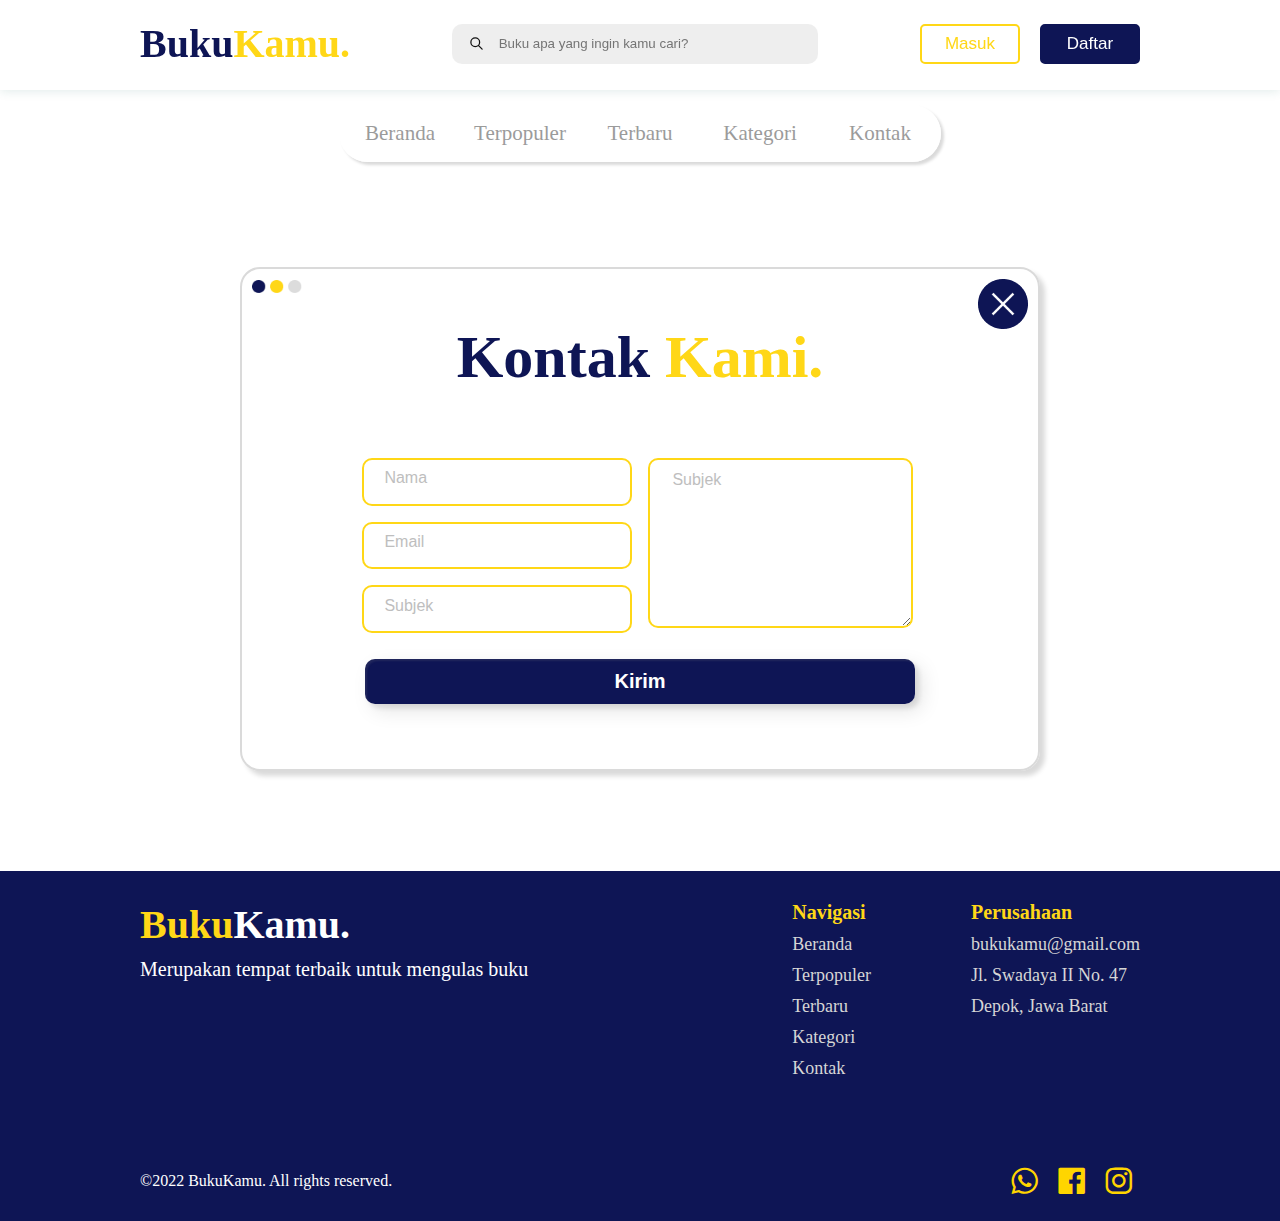
<file: html/kontak.html>
<!DOCTYPE html>
<html lang="en">
  <head>
    <meta charset="UTF-8" />
    <meta http-equiv="X-UA-Compatible" content="IE=edge" />
    <meta name="viewport" content="width=device-width, initial-scale=1.0" />
    <!-- google font -->
    <link rel="preconnect" href="https://fonts.googleapis.com" />
    <link rel="preconnect" href="https://fonts.gstatic.com" crossorigin />
    <link href="https://fonts.googleapis.com/css2?family=Poppins:wght@700&display=swap" rel="stylesheet" />
    <!-- css -->
    <link rel="stylesheet" href="../css/kontak.css" />
    <!-- boxicons -->
    <link href="https://unpkg.com/boxicons@2.1.4/css/boxicons.min.css" rel="stylesheet" />
    <title>Kontak Kami</title>
  </head>
  <body>
    <!-- header -->
    <div class="header">
      <div class="container">
        <div class="logo">
          <a href="#">
            <p>Buku<span>Kamu.</span></p>
          </a>
        </div>
        <div class="pencarian">
          <form class="form">
            <label for="search">
              <input required="" autocomplete="off" placeholder="Buku apa yang ingin kamu cari?" id="search" type="text" />
              <div class="icon">
                <svg stroke-width="2" stroke="currentColor" viewBox="0 0 24 24" fill="none" xmlns="http://www.w3.org/2000/svg" class="swap-on">
                  <path d="M21 21l-6-6m2-5a7 7 0 11-14 0 7 7 0 0114 0z" stroke-linejoin="round" stroke-linecap="round"></path>
                </svg>
                <svg stroke-width="2" stroke="currentColor" viewBox="0 0 24 24" fill="none" xmlns="http://www.w3.org/2000/svg" class="swap-off">
                  <path d="M10 19l-7-7m0 0l7-7m-7 7h18" stroke-linejoin="round" stroke-linecap="round"></path>
                </svg>
              </div>
              <button type="reset" class="close-btn">
                <svg viewBox="0 0 20 20" class="h-5 w-5" xmlns="http://www.w3.org/2000/svg">
                  <path
                    clip-rule="evenodd"
                    d="M4.293 4.293a1 1 0 011.414 0L10 8.586l4.293-4.293a1 1 0 111.414 1.414L11.414 10l4.293 4.293a1 1 0 01-1.414 1.414L10 11.414l-4.293 4.293a1 1 0 01-1.414-1.414L8.586 10 4.293 5.707a1 1 0 010-1.414z"
                    fill-rule="evenodd"
                  ></path>
                </svg>
              </button>
            </label>
          </form>
        </div>
        <div class="btn-header">
          <div class="masuk">
            <button id="btn-masuk" onclick="window.open('/formLogin/html/login-2.html');">Masuk</button>
          </div>
          <div class="daftar">
            <div class="daftar">
              <button id="btn-daftar" onclick="window.open('/formLogin/html/daftar-2.html');">Daftar</button>
            </div>
          </div>
        </div>
      </div>
    </div>

    <!-- navigasi -->
    <div class="navigasi">
      <div class="container">
        <div class="navbar">
          <nav>
            <a href="../index.html">Beranda</a>
            <a href="populer.html">Terpopuler</a>
            <a href="terbaru.html">Terbaru</a>
            <a href="kategori.html">Kategori</a>
            <a href="kontak.html">Kontak</a>
            <div class="animasi"></div>
          </nav>
        </div>
      </div>
    </div>

    <!-- kontak -->
    <div class="kontak">
      <div class="container">
        <div class="isiSatu">
          <div class="bullet">
            <img src="../image/bullet.png" alt="" />
          </div>
          <div id="back-button" class="kembali">
            <img src="../image/close-biru.png" alt="" />
          </div>
        </div>
        <h1 class="judul">Kontak <span>Kami.</span></h1>
        <div class="input">
          <div class="kiri">
            <div class="nama">
              <input type="text" required="" autocomplete="off" />
              <label for="name">Nama</label>
            </div>
            <div class="email">
              <input type="text" required="" autocomplete="off" />
              <label for="name">Email</label>
            </div>
            <div class="subjek">
              <input type="text" required="" autocomplete="off" />
              <label for="name">Subjek</label>
            </div>
          </div>
          <div class="kanan">
            <div class="pesan">
              <textarea name="" id="" placeholder="Subjek" cols="30" rows="10"></textarea>
            </div>
          </div>
        </div>
        <div class="kirim">
          <button class="btn btn-kirim">Kirim</button>
        </div>
      </div>
    </div>

    <!-- footer -->
    <div class="footer">
      <div class="container">
        <div class="isi-footer">
          <div class="left">
            <div class="heading">
              <p>Buku<span>Kamu.</span></p>
            </div>
            <div class="subheading">
              <p>Merupakan tempat terbaik untuk mengulas buku</p>
            </div>
          </div>
          <div class="right">
            <div class="baris-1">
              <h3>Navigasi</h3>
              <ul>
                <li><a href="../index.html">Beranda</a></li>
                <li><a href="populer.html">Terpopuler</a></li>
                <li><a href="terbaru.html">Terbaru</a></li>
                <li><a href="kategori.html">Kategori</a></li>
                <li><a href="kontak.html">Kontak</a></li>
              </ul>
            </div>
            <div class="baris-2">
              <h3>Perusahaan</h3>
              <ul>
                <li><a href="#">bukukamu@gmail.com</a></li>
                <li><a href="#">Jl. Swadaya II No. 47</a></li>
                <li><a href="#">Depok, Jawa Barat</a></li>
              </ul>
            </div>
          </div>
        </div>
        <div class="isifooter-2">
          <div class="isi-kiri">
            <p>&copy;2022 BukuKamu. All rights reserved.</p>
          </div>
          <div class="isi-kanan">
            <a href="#">
              <a href="https://wa.me/628161120362?text=contoh%20isi%20pesan%20dikirim%20via%20whatsapp"><i class="bx bxl-whatsapp"></i></a>
            </a>
            <a href="#">
              <a href="https://web.facebook.com/badol.kumal"><i class="bx bxl-facebook-square"></i></a>
            </a>
            <a href="#">
              <a href="https://www.instagram.com/namasayafarhan_/"><i class="bx bxl-instagram"></i></a>
            </a>
          </div>
        </div>
      </div>
    </div>
    <script>
      // kembali
      document.getElementById("back-button").addEventListener("click", function () {
        window.history.back();
      });
    </script>
  </body>
</html>
</file>
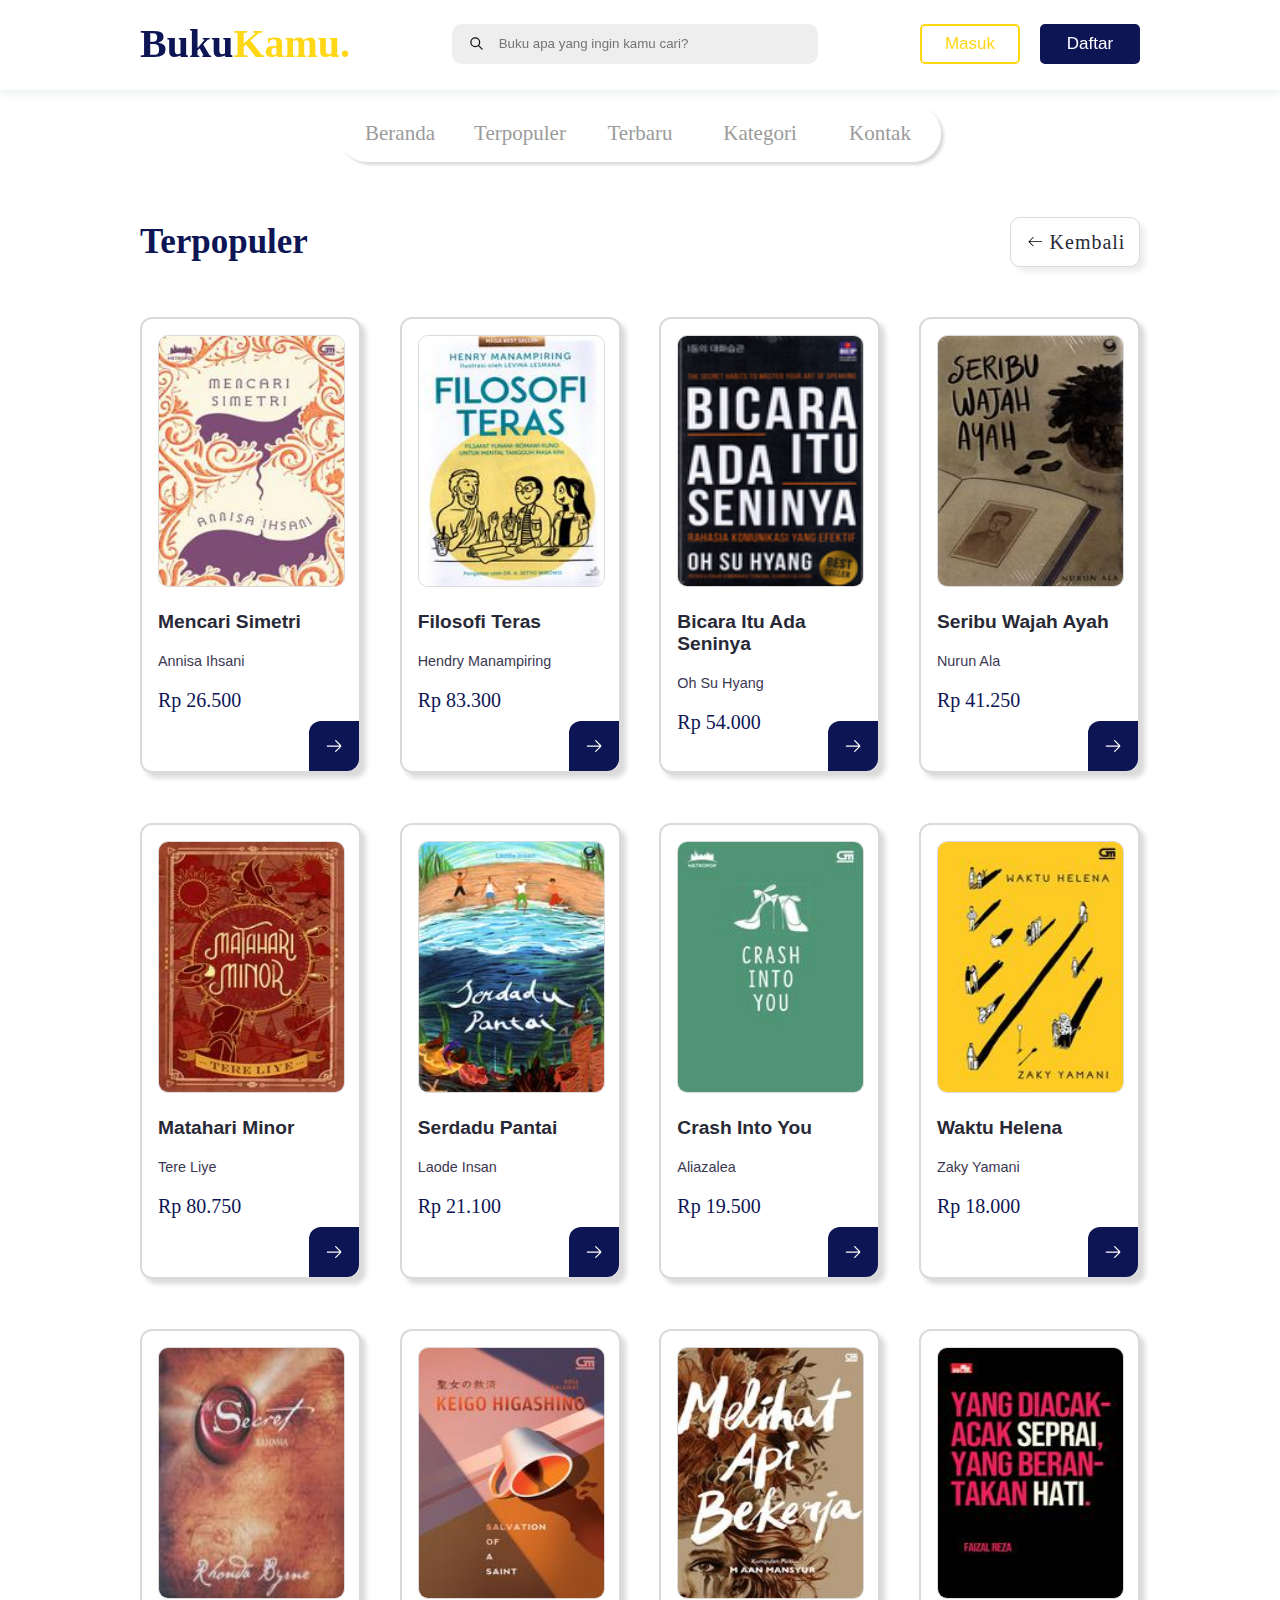
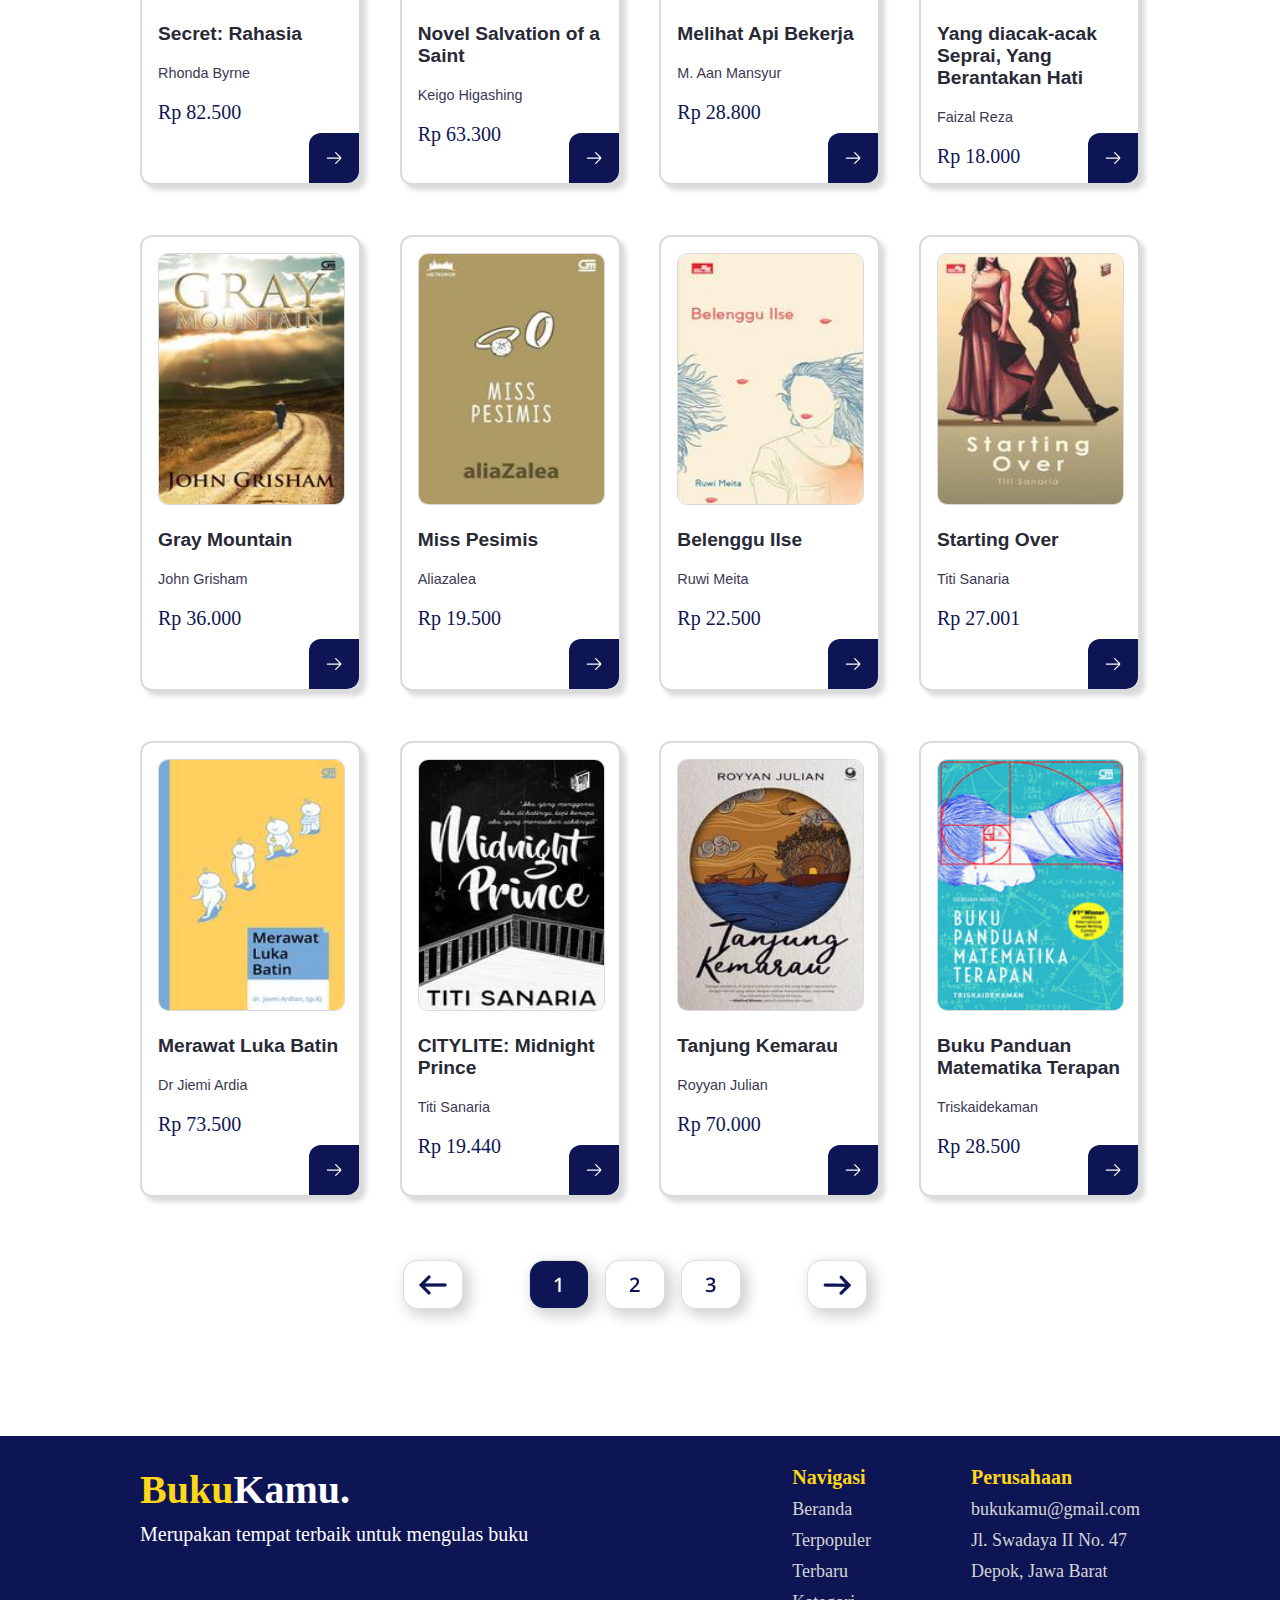
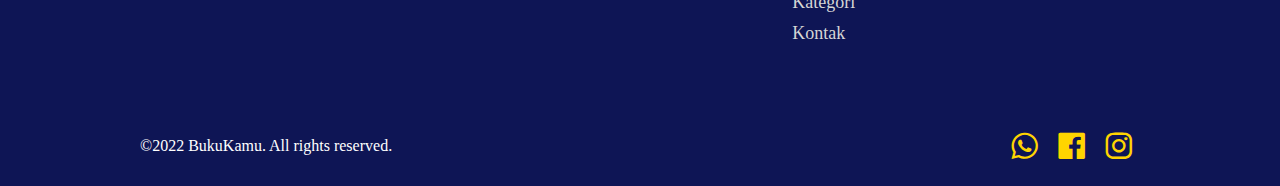
<file: html/populer.html>
<!DOCTYPE html>
<html lang="en">
  <head>
    <meta charset="UTF-8" />
    <meta http-equiv="X-UA-Compatible" content="IE=edge" />
    <meta name="viewport" content="width=device-width, initial-scale=1.0" />
    <!-- google font -->
    <link rel="preconnect" href="https://fonts.googleapis.com" />
    <link rel="preconnect" href="https://fonts.gstatic.com" crossorigin />
    <link href="https://fonts.googleapis.com/css2?family=Poppins:wght@700&display=swap" rel="stylesheet" />
    <!-- css -->
    <link rel="stylesheet" href="../css/populer.css" />
    <!-- boxicons -->
    <link href="https://unpkg.com/boxicons@2.1.4/css/boxicons.min.css" rel="stylesheet" />
    <title>Terpopuler Halaman 1</title>
  </head>
  <body>
    <!-- header -->
    <div class="header">
      <div class="container">
        <div class="logo">
          <a href="#">
            <p>Buku<span>Kamu.</span></p>
          </a>
        </div>
        <div class="pencarian">
          <form class="form">
            <label for="search">
              <input required="" autocomplete="off" placeholder="Buku apa yang ingin kamu cari?" id="search" type="text" />
              <div class="icon">
                <svg stroke-width="2" stroke="currentColor" viewBox="0 0 24 24" fill="none" xmlns="http://www.w3.org/2000/svg" class="swap-on">
                  <path d="M21 21l-6-6m2-5a7 7 0 11-14 0 7 7 0 0114 0z" stroke-linejoin="round" stroke-linecap="round"></path>
                </svg>
                <svg stroke-width="2" stroke="currentColor" viewBox="0 0 24 24" fill="none" xmlns="http://www.w3.org/2000/svg" class="swap-off">
                  <path d="M10 19l-7-7m0 0l7-7m-7 7h18" stroke-linejoin="round" stroke-linecap="round"></path>
                </svg>
              </div>
              <button type="reset" class="close-btn">
                <svg viewBox="0 0 20 20" class="h-5 w-5" xmlns="http://www.w3.org/2000/svg">
                  <path
                    clip-rule="evenodd"
                    d="M4.293 4.293a1 1 0 011.414 0L10 8.586l4.293-4.293a1 1 0 111.414 1.414L11.414 10l4.293 4.293a1 1 0 01-1.414 1.414L10 11.414l-4.293 4.293a1 1 0 01-1.414-1.414L8.586 10 4.293 5.707a1 1 0 010-1.414z"
                    fill-rule="evenodd"
                  ></path>
                </svg>
              </button>
            </label>
          </form>
        </div>
        <div class="btn-header">
          <div class="masuk">
            <button id="btn-masuk" onclick="window.open('../formLogin/html/login-2.html');">Masuk</button>
          </div>
          <div class="daftar">
            <div class="daftar">
              <button id="btn-daftar" onclick="window.open('../formLogin/html/daftar-2.html');">Daftar</button>
            </div>
          </div>
        </div>
      </div>
    </div>

    <!-- navigasi -->
    <div class="navigasi">
      <div class="container">
        <div class="navbar">
          <nav>
            <a href="../index.html">Beranda</a>
            <a href="populer.html">Terpopuler</a>
            <a href="terbaru.html">Terbaru</a>
            <a href="kategori.html">Kategori</a>
            <a href="kontak.html">Kontak</a>
            <div class="animasi"></div>
          </nav>
        </div>
      </div>
    </div>

    <!-- populer-1 -->
    <div class="populer-1">
      <div class="container">
        <div class="judul">
          <p class="populer">Terpopuler</p>
          <div id="back-button" class="kembali">
            <button class="back">
              <svg height="20" width="20" xmlns="http://www.w3.org/2000/svg" version="1.1" viewBox="0 0 1024 1024">
                <path
                  d="M874.690416 495.52477c0 11.2973-9.168824 20.466124-20.466124 20.466124l-604.773963 0 188.083679 188.083679c7.992021 7.992021 7.992021 20.947078 0 28.939099-4.001127 3.990894-9.240455 5.996574-14.46955 5.996574-5.239328 0-10.478655-1.995447-14.479783-5.996574l-223.00912-223.00912c-3.837398-3.837398-5.996574-9.046027-5.996574-14.46955 0-5.433756 2.159176-10.632151 5.996574-14.46955l223.019353-223.029586c7.992021-7.992021 20.957311-7.992021 28.949332 0 7.992021 8.002254 7.992021 20.957311 0 28.949332l-188.073446 188.073446 604.753497 0C865.521592 475.058646 874.690416 484.217237 874.690416 495.52477z"
                ></path>
              </svg>
              <span>Kembali</span>
            </button>
          </div>
        </div>
        <div class="produk">
          <!-- buku-1 -->
          <div class="card">
            <a href="#terpopulerbuku-1">
              <img src="../Image Terpopuler/Buku-1.jpg" alt="" class="buku-1" />
              <h3 class="card__title">Mencari Simetri</h3>
              <p class="card__content">Annisa Ihsani</p>
              <div class="card__date">Rp 26.500</div>
              <div class="card__arrow">
                <svg xmlns="http://www.w3.org/2000/svg" fill="none" viewBox="0 0 24 24" height="20" width="20">
                  <path
                    fill="#fff"
                    d="M13.4697 17.9697C13.1768 18.2626 13.1768 18.7374 13.4697 19.0303C13.7626 19.3232 14.2374 19.3232 14.5303 19.0303L20.3232 13.2374C21.0066 12.554 21.0066 11.446 20.3232 10.7626L14.5303 4.96967C14.2374 4.67678 13.7626 4.67678 13.4697 4.96967C13.1768 5.26256 13.1768 5.73744 13.4697 6.03033L18.6893 11.25H4C3.58579 11.25 3.25 11.5858 3.25 12C3.25 12.4142 3.58579 12.75 4 12.75H18.6893L13.4697 17.9697Z"
                  ></path>
                </svg>
              </div>
            </a>
          </div>
          <div class="overlay" id="terpopulerbuku-1">
            <div class="wrapper">
              <div class="bullet">
                <img src="../image/bullet.png" alt="" />
              </div>
              <div id="back-terpopulerbuku-1" class="kembali">
                <img src="../image/close-biru.png" alt="" />
              </div>
              <div class="product-img">
                <img src="../Image Terpopuler/Buku-1.jpg" />
              </div>
              <div class="product-info">
                <div class="product-text">
                  <h1>Mencari Simetri</h1>
                  <h2>Annisa Ihsani</h2>
                </div>
                <div class="product-price-btn">
                  <p><span>Rp</span>26.500</p>
                  <div class="beli">
                    <button id="btn-beli">Beli Sekarang</button>
                  </div>
                </div>
              </div>
            </div>
          </div>

          <!-- buku-2 -->
          <div class="card">
            <a href="#terpopulerbuku-2">
              <img src="../Image Terpopuler/Buku-2.jpg" alt="" class="buku-2" />
              <h3 class="card__title">Filosofi Teras</h3>
              <p class="card__content">Hendry Manampiring</p>
              <div class="card__date">Rp 83.300</div>
              <div class="card__arrow">
                <svg xmlns="http://www.w3.org/2000/svg" fill="none" viewBox="0 0 24 24" height="20" width="20">
                  <path
                    fill="#fff"
                    d="M13.4697 17.9697C13.1768 18.2626 13.1768 18.7374 13.4697 19.0303C13.7626 19.3232 14.2374 19.3232 14.5303 19.0303L20.3232 13.2374C21.0066 12.554 21.0066 11.446 20.3232 10.7626L14.5303 4.96967C14.2374 4.67678 13.7626 4.67678 13.4697 4.96967C13.1768 5.26256 13.1768 5.73744 13.4697 6.03033L18.6893 11.25H4C3.58579 11.25 3.25 11.5858 3.25 12C3.25 12.4142 3.58579 12.75 4 12.75H18.6893L13.4697 17.9697Z"
                  ></path>
                </svg>
              </div>
            </a>
          </div>
          <div class="overlay" id="terpopulerbuku-2">
            <div class="wrapper">
              <div class="bullet">
                <img src="../image/bullet.png" alt="" />
              </div>
              <div id="back-terpopulerbuku-2" class="kembali">
                <img src="../image/close-biru.png" alt="" />
              </div>
              <div class="product-img">
                <img src="../Image Terpopuler/Buku-2.jpg" />
              </div>
              <div class="product-info">
                <div class="product-text">
                  <h1>Filosofi Teras</h1>
                  <h2>Hendry Manampiring</h2>
                </div>
                <div class="product-price-btn">
                  <p><span>Rp</span>83.300</p>
                  <div class="beli">
                    <button id="btn-beli">Beli Sekarang</button>
                  </div>
                </div>
              </div>
            </div>
          </div>

          <!-- buku-3 -->
          <div class="card">
            <a href="#terpopulerbuku-3">
              <img src="../Image Terpopuler/buku-3.png" alt="" class="buku-3" />
              <h3 class="card__title">Bicara Itu Ada Seninya</h3>
              <p class="card__content">Oh Su Hyang</p>
              <div class="card__date">Rp 54.000</div>
              <div class="card__arrow">
                <svg xmlns="http://www.w3.org/2000/svg" fill="none" viewBox="0 0 24 24" height="20" width="20">
                  <path
                    fill="#fff"
                    d="M13.4697 17.9697C13.1768 18.2626 13.1768 18.7374 13.4697 19.0303C13.7626 19.3232 14.2374 19.3232 14.5303 19.0303L20.3232 13.2374C21.0066 12.554 21.0066 11.446 20.3232 10.7626L14.5303 4.96967C14.2374 4.67678 13.7626 4.67678 13.4697 4.96967C13.1768 5.26256 13.1768 5.73744 13.4697 6.03033L18.6893 11.25H4C3.58579 11.25 3.25 11.5858 3.25 12C3.25 12.4142 3.58579 12.75 4 12.75H18.6893L13.4697 17.9697Z"
                  ></path>
                </svg>
              </div>
            </a>
          </div>
          <div class="overlay" id="terpopulerbuku-3">
            <div class="wrapper">
              <div class="bullet">
                <img src="../image/bullet.png" alt="" />
              </div>
              <div id="back-terpopulerbuku-3" class="kembali">
                <img src="../image/close-biru.png" alt="" />
              </div>
              <div class="product-img">
                <img src="../Image Terpopuler/buku-3.png" class="buku-3" />
              </div>
              <div class="product-info">
                <div class="product-text">
                  <h1>Bicara Itu Ada Seninya</h1>
                  <h2>Oh Su Hyang</h2>
                </div>
                <div class="product-price-btn">
                  <p><span>Rp</span>54.000</p>
                  <div class="beli">
                    <button id="btn-beli">Beli Sekarang</button>
                  </div>
                </div>
              </div>
            </div>
          </div>

          <!-- buku-4 -->
          <div class="card">
            <a href="#terpopulerbuku-4">
              <img src="../Image Terpopuler/buku-4.jpg" alt="" class="buku-4" />
              <h3 class="card__title">Seribu Wajah Ayah</h3>
              <p class="card__content">Nurun Ala</p>
              <div class="card__date">Rp 41.250</div>
              <div class="card__arrow">
                <svg xmlns="http://www.w3.org/2000/svg" fill="none" viewBox="0 0 24 24" height="20" width="20">
                  <path
                    fill="#fff"
                    d="M13.4697 17.9697C13.1768 18.2626 13.1768 18.7374 13.4697 19.0303C13.7626 19.3232 14.2374 19.3232 14.5303 19.0303L20.3232 13.2374C21.0066 12.554 21.0066 11.446 20.3232 10.7626L14.5303 4.96967C14.2374 4.67678 13.7626 4.67678 13.4697 4.96967C13.1768 5.26256 13.1768 5.73744 13.4697 6.03033L18.6893 11.25H4C3.58579 11.25 3.25 11.5858 3.25 12C3.25 12.4142 3.58579 12.75 4 12.75H18.6893L13.4697 17.9697Z"
                  ></path>
                </svg>
              </div>
            </a>
          </div>
          <div class="overlay" id="terpopulerbuku-4">
            <div class="wrapper">
              <div class="bullet">
                <img src="../image/bullet.png" alt="" />
              </div>
              <div id="back-terpopulerbuku-4" class="kembali">
                <img src="../image/close-biru.png" alt="" />
              </div>
              <div class="product-img">
                <img src="../Image Terpopuler/buku-4.jpg" />
              </div>
              <div class="product-info">
                <div class="product-text">
                  <h1>Seribu Wajah Ayah</h1>
                  <h2>Nurun Ala</h2>
                </div>
                <div class="product-price-btn">
                  <p><span>Rp</span>41.250</p>
                  <div class="beli">
                    <button id="btn-beli">Beli Sekarang</button>
                  </div>
                </div>
              </div>
            </div>
          </div>
        </div>
      </div>
    </div>

    <!-- populer-2 -->
    <div class="populer-2">
      <div class="container">
        <div class="produk">
          <!-- buku-5 -->
          <div class="card">
            <a href="#terpopulerbuku-5">
              <img src="../Image Terpopuler/buku-5.jpg" alt="" class="buku-5" />
              <h3 class="card__title">Matahari Minor</h3>
              <p class="card__content">Tere Liye</p>
              <div class="card__date">Rp 80.750</div>
              <div class="card__arrow">
                <svg xmlns="http://www.w3.org/2000/svg" fill="none" viewBox="0 0 24 24" height="20" width="20">
                  <path
                    fill="#fff"
                    d="M13.4697 17.9697C13.1768 18.2626 13.1768 18.7374 13.4697 19.0303C13.7626 19.3232 14.2374 19.3232 14.5303 19.0303L20.3232 13.2374C21.0066 12.554 21.0066 11.446 20.3232 10.7626L14.5303 4.96967C14.2374 4.67678 13.7626 4.67678 13.4697 4.96967C13.1768 5.26256 13.1768 5.73744 13.4697 6.03033L18.6893 11.25H4C3.58579 11.25 3.25 11.5858 3.25 12C3.25 12.4142 3.58579 12.75 4 12.75H18.6893L13.4697 17.9697Z"
                  ></path>
                </svg>
              </div>
            </a>
          </div>
          <div class="overlay" id="terpopulerbuku-5">
            <div class="wrapper">
              <div class="bullet">
                <img src="../image/bullet.png" alt="" />
              </div>
              <div id="back-terpopulerbuku-5" class="kembali">
                <img src="../image/close-biru.png" alt="" />
              </div>
              <div class="product-img">
                <img src="../Image Terpopuler/buku-5.jpg" />
              </div>
              <div class="product-info">
                <div class="product-text">
                  <h1>Matahari Minor</h1>
                  <h2>Tere Liye</h2>
                </div>
                <div class="product-price-btn">
                  <p><span>Rp</span>80.750</p>
                  <div class="beli">
                    <button id="btn-beli">Beli Sekarang</button>
                  </div>
                </div>
              </div>
            </div>
          </div>

          <!-- buku-6 -->
          <div class="card">
            <a href="#terpopulerbuku-6">
              <img src="../Image Terpopuler/buku-6.jpg" alt="" class="buku-6" />
              <h3 class="card__title">Serdadu Pantai</h3>
              <p class="card__content">Laode Insan</p>
              <div class="card__date">Rp 21.100</div>
              <div class="card__arrow">
                <svg xmlns="http://www.w3.org/2000/svg" fill="none" viewBox="0 0 24 24" height="20" width="20">
                  <path
                    fill="#fff"
                    d="M13.4697 17.9697C13.1768 18.2626 13.1768 18.7374 13.4697 19.0303C13.7626 19.3232 14.2374 19.3232 14.5303 19.0303L20.3232 13.2374C21.0066 12.554 21.0066 11.446 20.3232 10.7626L14.5303 4.96967C14.2374 4.67678 13.7626 4.67678 13.4697 4.96967C13.1768 5.26256 13.1768 5.73744 13.4697 6.03033L18.6893 11.25H4C3.58579 11.25 3.25 11.5858 3.25 12C3.25 12.4142 3.58579 12.75 4 12.75H18.6893L13.4697 17.9697Z"
                  ></path>
                </svg>
              </div>
            </a>
          </div>
          <div class="overlay" id="terpopulerbuku-6">
            <div class="wrapper">
              <div class="bullet">
                <img src="../image/bullet.png" alt="" />
              </div>
              <div id="back-terpopulerbuku-6" class="kembali">
                <img src="../image/close-biru.png" alt="" />
              </div>
              <div class="product-img">
                <img src="../Image Terpopuler/buku-6.jpg" />
              </div>
              <div class="product-info">
                <div class="product-text">
                  <h1>Serdadu Pantai</h1>
                  <h2>Laode Insan</h2>
                </div>
                <div class="product-price-btn">
                  <p><span>Rp</span>21.100</p>
                  <div class="beli">
                    <button id="btn-beli">Beli Sekarang</button>
                  </div>
                </div>
              </div>
            </div>
          </div>

          <!-- buku-7 -->
          <div class="card">
            <a href="#terpopulerbuku-7">
              <img src="../Image Terpopuler/buku-7.jpg" alt="" class="buku-7" />
              <h3 class="card__title">Crash Into You</h3>
              <p class="card__content">Aliazalea</p>
              <div class="card__date">Rp 19.500</div>
              <div class="card__arrow">
                <svg xmlns="http://www.w3.org/2000/svg" fill="none" viewBox="0 0 24 24" height="20" width="20">
                  <path
                    fill="#fff"
                    d="M13.4697 17.9697C13.1768 18.2626 13.1768 18.7374 13.4697 19.0303C13.7626 19.3232 14.2374 19.3232 14.5303 19.0303L20.3232 13.2374C21.0066 12.554 21.0066 11.446 20.3232 10.7626L14.5303 4.96967C14.2374 4.67678 13.7626 4.67678 13.4697 4.96967C13.1768 5.26256 13.1768 5.73744 13.4697 6.03033L18.6893 11.25H4C3.58579 11.25 3.25 11.5858 3.25 12C3.25 12.4142 3.58579 12.75 4 12.75H18.6893L13.4697 17.9697Z"
                  ></path>
                </svg>
              </div>
            </a>
          </div>
          <div class="overlay" id="terpopulerbuku-7">
            <div class="wrapper">
              <div class="bullet">
                <img src="../image/bullet.png" alt="" />
              </div>
              <div id="back-terpopulerbuku-7" class="kembali">
                <img src="../image/close-biru.png" alt="" />
              </div>
              <div class="product-img">
                <img src="../Image Terpopuler/buku-7.jpg" />
              </div>
              <div class="product-info">
                <div class="product-text">
                  <h1>Crash Into You</h1>
                  <h2>Aliazalea</h2>
                </div>
                <div class="product-price-btn">
                  <p><span>Rp</span>19.500</p>
                  <div class="beli">
                    <button id="btn-beli">Beli Sekarang</button>
                  </div>
                </div>
              </div>
            </div>
          </div>

          <!-- buku-8 -->
          <div class="card">
            <a href="#terpopulerbuku-8">
              <img src="../Image Terpopuler/buku-8.jpg" alt="" class="buku-8" />
              <h3 class="card__title">Waktu Helena</h3>
              <p class="card__content">Zaky Yamani</p>
              <div class="card__date">Rp 18.000</div>
              <div class="card__arrow">
                <svg xmlns="http://www.w3.org/2000/svg" fill="none" viewBox="0 0 24 24" height="20" width="20">
                  <path
                    fill="#fff"
                    d="M13.4697 17.9697C13.1768 18.2626 13.1768 18.7374 13.4697 19.0303C13.7626 19.3232 14.2374 19.3232 14.5303 19.0303L20.3232 13.2374C21.0066 12.554 21.0066 11.446 20.3232 10.7626L14.5303 4.96967C14.2374 4.67678 13.7626 4.67678 13.4697 4.96967C13.1768 5.26256 13.1768 5.73744 13.4697 6.03033L18.6893 11.25H4C3.58579 11.25 3.25 11.5858 3.25 12C3.25 12.4142 3.58579 12.75 4 12.75H18.6893L13.4697 17.9697Z"
                  ></path>
                </svg>
              </div>
            </a>
          </div>
          <div class="overlay" id="terpopulerbuku-8">
            <div class="wrapper">
              <div class="bullet">
                <img src="../image/bullet.png" alt="" />
              </div>
              <div id="back-terpopulerbuku-8" class="kembali">
                <img src="../image/close-biru.png" alt="" />
              </div>
              <div class="product-img">
                <img src="../Image Terpopuler/buku-8.jpg" />
              </div>
              <div class="product-info">
                <div class="product-text">
                  <h1>Waktu Helena</h1>
                  <h2>Zaky Yamani</h2>
                </div>
                <div class="product-price-btn">
                  <p><span>Rp</span>18.000</p>
                  <div class="beli">
                    <button id="btn-beli">Beli Sekarang</button>
                  </div>
                </div>
              </div>
            </div>
          </div>
        </div>
      </div>
    </div>

    <!-- populer-3 -->
    <div class="populer-3">
      <div class="container">
        <div class="produk">
          <!-- buku-9 -->
          <div class="card">
            <a href="#terpopulerbuku-9">
              <img src="../Image Terpopuler/buku-9.jpg" alt="" class="buku-9" />
              <h3 class="card__title">Secret: Rahasia</h3>
              <p class="card__content">Rhonda Byrne</p>
              <div class="card__date">Rp 82.500</div>
              <div class="card__arrow">
                <svg xmlns="http://www.w3.org/2000/svg" fill="none" viewBox="0 0 24 24" height="20" width="20">
                  <path
                    fill="#fff"
                    d="M13.4697 17.9697C13.1768 18.2626 13.1768 18.7374 13.4697 19.0303C13.7626 19.3232 14.2374 19.3232 14.5303 19.0303L20.3232 13.2374C21.0066 12.554 21.0066 11.446 20.3232 10.7626L14.5303 4.96967C14.2374 4.67678 13.7626 4.67678 13.4697 4.96967C13.1768 5.26256 13.1768 5.73744 13.4697 6.03033L18.6893 11.25H4C3.58579 11.25 3.25 11.5858 3.25 12C3.25 12.4142 3.58579 12.75 4 12.75H18.6893L13.4697 17.9697Z"
                  ></path>
                </svg>
              </div>
            </a>
          </div>
          <div class="overlay" id="terpopulerbuku-9">
            <div class="wrapper">
              <div class="bullet">
                <img src="../image/bullet.png" alt="" />
              </div>
              <div id="back-terpopulerbuku-9" class="kembali">
                <img src="../image/close-biru.png" alt="" />
              </div>
              <div class="product-img">
                <img src="../Image Terpopuler/buku-9.jpg" class="buku-9" />
              </div>
              <div class="product-info">
                <div class="product-text">
                  <h1>Secret: Rahasia</h1>
                  <h2>Rhonda Byrne</h2>
                </div>
                <div class="product-price-btn">
                  <p><span>Rp</span>82.500</p>
                  <div class="beli">
                    <button id="btn-beli">Beli Sekarang</button>
                  </div>
                </div>
              </div>
            </div>
          </div>

          <!-- buku-10 -->
          <div class="card">
            <a href="#terpopulerbuku-10">
              <img src="../Image Terpopuler/buku-10.jpeg" alt="" class="buku-10" />
              <h3 class="card__title">Novel Salvation of a Saint</h3>
              <p class="card__content">Keigo Higashing</p>
              <div class="card__date">Rp 63.300</div>
              <div class="card__arrow">
                <svg xmlns="http://www.w3.org/2000/svg" fill="none" viewBox="0 0 24 24" height="20" width="20">
                  <path
                    fill="#fff"
                    d="M13.4697 17.9697C13.1768 18.2626 13.1768 18.7374 13.4697 19.0303C13.7626 19.3232 14.2374 19.3232 14.5303 19.0303L20.3232 13.2374C21.0066 12.554 21.0066 11.446 20.3232 10.7626L14.5303 4.96967C14.2374 4.67678 13.7626 4.67678 13.4697 4.96967C13.1768 5.26256 13.1768 5.73744 13.4697 6.03033L18.6893 11.25H4C3.58579 11.25 3.25 11.5858 3.25 12C3.25 12.4142 3.58579 12.75 4 12.75H18.6893L13.4697 17.9697Z"
                  ></path>
                </svg>
              </div>
            </a>
          </div>
          <div class="overlay" id="terpopulerbuku-10">
            <div class="wrapper">
              <div class="bullet">
                <img src="../image/bullet.png" alt="" />
              </div>
              <div id="back-terpopulerbuku-10" class="kembali">
                <img src="../image/close-biru.png" alt="" />
              </div>
              <div class="product-img">
                <img src="../Image Terpopuler/buku-10.jpeg" />
              </div>
              <div class="product-info">
                <div class="product-text">
                  <h1>Novel Salvation of a Saint</h1>
                  <h2>Keigo Higashing</h2>
                </div>
                <div class="product-price-btn">
                  <p><span>Rp</span>63.300</p>
                  <div class="beli">
                    <button id="btn-beli">Beli Sekarang</button>
                  </div>
                </div>
              </div>
            </div>
          </div>

          <!-- buku-11 -->
          <div class="card">
            <a href="#terpopulerbuku-11">
              <img src="../Image Terpopuler/buku-11.jpg" alt="" class="buku-11" />
              <h3 class="card__title">Melihat Api Bekerja</h3>
              <p class="card__content">M. Aan Mansyur</p>
              <div class="card__date">Rp 28.800</div>
              <div class="card__arrow">
                <svg xmlns="http://www.w3.org/2000/svg" fill="none" viewBox="0 0 24 24" height="20" width="20">
                  <path
                    fill="#fff"
                    d="M13.4697 17.9697C13.1768 18.2626 13.1768 18.7374 13.4697 19.0303C13.7626 19.3232 14.2374 19.3232 14.5303 19.0303L20.3232 13.2374C21.0066 12.554 21.0066 11.446 20.3232 10.7626L14.5303 4.96967C14.2374 4.67678 13.7626 4.67678 13.4697 4.96967C13.1768 5.26256 13.1768 5.73744 13.4697 6.03033L18.6893 11.25H4C3.58579 11.25 3.25 11.5858 3.25 12C3.25 12.4142 3.58579 12.75 4 12.75H18.6893L13.4697 17.9697Z"
                  ></path>
                </svg>
              </div>
            </a>
          </div>
          <div class="overlay" id="terpopulerbuku-11">
            <div class="wrapper">
              <div class="bullet">
                <img src="../image/bullet.png" alt="" />
              </div>
              <div id="back-terpopulerbuku-11" class="kembali">
                <img src="../image/close-biru.png" alt="" />
              </div>
              <div class="product-img">
                <img src="../Image Terpopuler/buku-11.jpg" />
              </div>
              <div class="product-info">
                <div class="product-text">
                  <h1>Melihat Api Bekerja</h1>
                  <h2>M. Aan Mansyur</h2>
                </div>
                <div class="product-price-btn">
                  <p><span>Rp</span>28.800</p>
                  <div class="beli">
                    <button id="btn-beli">Beli Sekarang</button>
                  </div>
                </div>
              </div>
            </div>
          </div>

          <!-- buku-12 -->
          <div class="card">
            <a href="#terpopulerbuku-12">
              <img src="../Image Terpopuler/buku-12.jpg" alt="" class="buku-12" />
              <h3 class="card__title">Yang diacak-acak Seprai, Yang Berantakan Hati</h3>
              <p class="card__content">Faizal Reza</p>
              <div class="card__date">Rp 18.000</div>
              <div class="card__arrow">
                <svg xmlns="http://www.w3.org/2000/svg" fill="none" viewBox="0 0 24 24" height="20" width="20">
                  <path
                    fill="#fff"
                    d="M13.4697 17.9697C13.1768 18.2626 13.1768 18.7374 13.4697 19.0303C13.7626 19.3232 14.2374 19.3232 14.5303 19.0303L20.3232 13.2374C21.0066 12.554 21.0066 11.446 20.3232 10.7626L14.5303 4.96967C14.2374 4.67678 13.7626 4.67678 13.4697 4.96967C13.1768 5.26256 13.1768 5.73744 13.4697 6.03033L18.6893 11.25H4C3.58579 11.25 3.25 11.5858 3.25 12C3.25 12.4142 3.58579 12.75 4 12.75H18.6893L13.4697 17.9697Z"
                  ></path>
                </svg>
              </div>
            </a>
          </div>
          <div class="overlay" id="terpopulerbuku-12">
            <div class="wrapper">
              <div class="bullet">
                <img src="../image/bullet.png" alt="" />
              </div>
              <div id="back-terpopulerbuku-12" class="kembali">
                <img src="../image/close-biru.png" alt="" />
              </div>
              <div class="product-img">
                <img src="../Image Terpopuler/buku-12.jpg" />
              </div>
              <div class="product-info">
                <div class="product-text">
                  <h1>Yang diacak-acak Seprai, Yang Berantakan Hati</h1>
                  <h2>Faizal Reza</h2>
                </div>
                <div class="product-price-btn">
                  <p><span>Rp</span>18.000</p>
                  <div class="beli">
                    <button id="btn-beli">Beli Sekarang</button>
                  </div>
                </div>
              </div>
            </div>
          </div>
        </div>
      </div>
    </div>

    <!-- populer-4 -->
    <div class="populer-4">
      <div class="container">
        <div class="produk">
          <!-- buku-13 -->
          <div class="card">
            <a href="#terpopulerbuku-13">
              <img src="../Image Terpopuler/buku-13.jpg" alt="" class="buku-13" />
              <h3 class="card__title">Gray Mountain</h3>
              <p class="card__content">John Grisham</p>
              <div class="card__date">Rp 36.000</div>
              <div class="card__arrow">
                <svg xmlns="http://www.w3.org/2000/svg" fill="none" viewBox="0 0 24 24" height="20" width="20">
                  <path
                    fill="#fff"
                    d="M13.4697 17.9697C13.1768 18.2626 13.1768 18.7374 13.4697 19.0303C13.7626 19.3232 14.2374 19.3232 14.5303 19.0303L20.3232 13.2374C21.0066 12.554 21.0066 11.446 20.3232 10.7626L14.5303 4.96967C14.2374 4.67678 13.7626 4.67678 13.4697 4.96967C13.1768 5.26256 13.1768 5.73744 13.4697 6.03033L18.6893 11.25H4C3.58579 11.25 3.25 11.5858 3.25 12C3.25 12.4142 3.58579 12.75 4 12.75H18.6893L13.4697 17.9697Z"
                  ></path>
                </svg>
              </div>
            </a>
          </div>
          <div class="overlay" id="terpopulerbuku-13">
            <div class="wrapper">
              <div class="bullet">
                <img src="../image/bullet.png" alt="" />
              </div>
              <div id="back-terpopulerbuku-13" class="kembali">
                <img src="../image/close-biru.png" alt="" />
              </div>
              <div class="product-img">
                <img src="../Image Terpopuler/buku-13.jpg" />
              </div>
              <div class="product-info">
                <div class="product-text">
                  <h1>Gray Mountain</h1>
                  <h2>John Grisham</h2>
                </div>
                <div class="product-price-btn">
                  <p><span>Rp</span>36.000</p>
                  <div class="beli">
                    <button id="btn-beli">Beli Sekarang</button>
                  </div>
                </div>
              </div>
            </div>
          </div>

          <!-- buku-14 -->
          <div class="card">
            <a href="#terpopulerbuku-14">
              <img src="../Image Terpopuler/buku-14.jpg" alt="" class="buku-14" />
              <h3 class="card__title">Miss Pesimis</h3>
              <p class="card__content">Aliazalea</p>
              <div class="card__date">Rp 19.500</div>
              <div class="card__arrow">
                <svg xmlns="http://www.w3.org/2000/svg" fill="none" viewBox="0 0 24 24" height="20" width="20">
                  <path
                    fill="#fff"
                    d="M13.4697 17.9697C13.1768 18.2626 13.1768 18.7374 13.4697 19.0303C13.7626 19.3232 14.2374 19.3232 14.5303 19.0303L20.3232 13.2374C21.0066 12.554 21.0066 11.446 20.3232 10.7626L14.5303 4.96967C14.2374 4.67678 13.7626 4.67678 13.4697 4.96967C13.1768 5.26256 13.1768 5.73744 13.4697 6.03033L18.6893 11.25H4C3.58579 11.25 3.25 11.5858 3.25 12C3.25 12.4142 3.58579 12.75 4 12.75H18.6893L13.4697 17.9697Z"
                  ></path>
                </svg>
              </div>
            </a>
          </div>
          <div class="overlay" id="terpopulerbuku-14">
            <div class="wrapper">
              <div class="bullet">
                <img src="../image/bullet.png" alt="" />
              </div>
              <div id="back-terpopulerbuku-14" class="kembali">
                <img src="../image/close-biru.png" alt="" />
              </div>
              <div class="product-img">
                <img src="../Image Terpopuler/buku-14.jpg" />
              </div>
              <div class="product-info">
                <div class="product-text">
                  <h1>Miss Pesimis</h1>
                  <h2>Aliazalea</h2>
                </div>
                <div class="product-price-btn">
                  <p><span>Rp</span>19.500</p>
                  <div class="beli">
                    <button id="btn-beli">Beli Sekarang</button>
                  </div>
                </div>
              </div>
            </div>
          </div>

          <!-- buku-15 -->
          <div class="card">
            <a href="#terpopulerbuku-15">
              <img src="../Image Terpopuler/buku-15.jpg" alt="" class="buku-15" />
              <h3 class="card__title">Belenggu Ilse</h3>
              <p class="card__content">Ruwi Meita</p>
              <div class="card__date">Rp 22.500</div>
              <div class="card__arrow">
                <svg xmlns="http://www.w3.org/2000/svg" fill="none" viewBox="0 0 24 24" height="20" width="20">
                  <path
                    fill="#fff"
                    d="M13.4697 17.9697C13.1768 18.2626 13.1768 18.7374 13.4697 19.0303C13.7626 19.3232 14.2374 19.3232 14.5303 19.0303L20.3232 13.2374C21.0066 12.554 21.0066 11.446 20.3232 10.7626L14.5303 4.96967C14.2374 4.67678 13.7626 4.67678 13.4697 4.96967C13.1768 5.26256 13.1768 5.73744 13.4697 6.03033L18.6893 11.25H4C3.58579 11.25 3.25 11.5858 3.25 12C3.25 12.4142 3.58579 12.75 4 12.75H18.6893L13.4697 17.9697Z"
                  ></path>
                </svg>
              </div>
            </a>
          </div>
          <div class="overlay" id="terpopulerbuku-15">
            <div class="wrapper">
              <div class="bullet">
                <img src="../image/bullet.png" alt="" />
              </div>
              <div id="back-terpopulerbuku-15" class="kembali">
                <img src="../image/close-biru.png" alt="" />
              </div>
              <div class="product-img">
                <img src="../Image Terpopuler/buku-15.jpg" />
              </div>
              <div class="product-info">
                <div class="product-text">
                  <h1>Belenggu Ilse</h1>
                  <h2>Ruwi Meita</h2>
                </div>
                <div class="product-price-btn">
                  <p><span>Rp</span>22.500</p>
                  <div class="beli">
                    <button id="btn-beli">Beli Sekarang</button>
                  </div>
                </div>
              </div>
            </div>
          </div>

          <!-- buku-16 -->
          <div class="card">
            <a href="#terpopulerbuku-16">
              <img src="../Image Terpopuler/buku-16.jpg" alt="" class="buku-16" />
              <h3 class="card__title">Starting Over</h3>
              <p class="card__content">Titi Sanaria</p>
              <div class="card__date">Rp 27.001</div>
              <div class="card__arrow">
                <svg xmlns="http://www.w3.org/2000/svg" fill="none" viewBox="0 0 24 24" height="20" width="20">
                  <path
                    fill="#fff"
                    d="M13.4697 17.9697C13.1768 18.2626 13.1768 18.7374 13.4697 19.0303C13.7626 19.3232 14.2374 19.3232 14.5303 19.0303L20.3232 13.2374C21.0066 12.554 21.0066 11.446 20.3232 10.7626L14.5303 4.96967C14.2374 4.67678 13.7626 4.67678 13.4697 4.96967C13.1768 5.26256 13.1768 5.73744 13.4697 6.03033L18.6893 11.25H4C3.58579 11.25 3.25 11.5858 3.25 12C3.25 12.4142 3.58579 12.75 4 12.75H18.6893L13.4697 17.9697Z"
                  ></path>
                </svg>
              </div>
            </a>
          </div>
          <div class="overlay" id="terpopulerbuku-16">
            <div class="wrapper">
              <div class="bullet">
                <img src="../image/bullet.png" alt="" />
              </div>
              <div id="back-terpopulerbuku-16" class="kembali">
                <img src="../image/close-biru.png" alt="" />
              </div>
              <div class="product-img">
                <img src="../Image Terpopuler/buku-16.jpg" />
              </div>
              <div class="product-info">
                <div class="product-text">
                  <h1>Starting Over</h1>
                  <h2>Titi Sanaria</h2>
                </div>
                <div class="product-price-btn">
                  <p><span>Rp</span>27.001</p>
                  <div class="beli">
                    <button id="btn-beli">Beli Sekarang</button>
                  </div>
                </div>
              </div>
            </div>
          </div>
        </div>
      </div>
    </div>

    <!-- populer-5 -->
    <div class="populer-5">
      <div class="container">
        <div class="produk">
          <!-- buku-17 -->
          <div class="card">
            <a href="#terpopulerbuku-17">
              <img src="../Image Terpopuler/buku-17.jpg" alt="" class="buku-17" />
              <h3 class="card__title">Merawat Luka Batin</h3>
              <p class="card__content">Dr Jiemi Ardia</p>
              <div class="card__date">Rp 73.500</div>
              <div class="card__arrow">
                <svg xmlns="http://www.w3.org/2000/svg" fill="none" viewBox="0 0 24 24" height="20" width="20">
                  <path
                    fill="#fff"
                    d="M13.4697 17.9697C13.1768 18.2626 13.1768 18.7374 13.4697 19.0303C13.7626 19.3232 14.2374 19.3232 14.5303 19.0303L20.3232 13.2374C21.0066 12.554 21.0066 11.446 20.3232 10.7626L14.5303 4.96967C14.2374 4.67678 13.7626 4.67678 13.4697 4.96967C13.1768 5.26256 13.1768 5.73744 13.4697 6.03033L18.6893 11.25H4C3.58579 11.25 3.25 11.5858 3.25 12C3.25 12.4142 3.58579 12.75 4 12.75H18.6893L13.4697 17.9697Z"
                  ></path>
                </svg>
              </div>
            </a>
          </div>
          <div class="overlay" id="terpopulerbuku-17">
            <div class="wrapper">
              <div class="bullet">
                <img src="../image/bullet.png" alt="" />
              </div>
              <div id="back-terpopulerbuku-17" class="kembali">
                <img src="../image/close-biru.png" alt="" />
              </div>
              <div class="product-img">
                <img src="../Image Terpopuler/buku-17.jpg" />
              </div>
              <div class="product-info">
                <div class="product-text">
                  <h1>Merawat Luka Batin</h1>
                  <h2>Dr Jiemi Ardia</h2>
                </div>
                <div class="product-price-btn">
                  <p><span>Rp</span>73.500</p>
                  <div class="beli">
                    <button id="btn-beli">Beli Sekarang</button>
                  </div>
                </div>
              </div>
            </div>
          </div>

          <!-- buku-18 -->
          <div class="card">
            <a href="#terpopulerbuku-18">
              <img src="../Image Terpopuler/buku-18.jpg" alt="" class="buku-18" />
              <h3 class="card__title">CITYLITE: Midnight Prince</h3>
              <p class="card__content">Titi Sanaria</p>
              <div class="card__date">Rp 19.440</div>
              <div class="card__arrow">
                <svg xmlns="http://www.w3.org/2000/svg" fill="none" viewBox="0 0 24 24" height="20" width="20">
                  <path
                    fill="#fff"
                    d="M13.4697 17.9697C13.1768 18.2626 13.1768 18.7374 13.4697 19.0303C13.7626 19.3232 14.2374 19.3232 14.5303 19.0303L20.3232 13.2374C21.0066 12.554 21.0066 11.446 20.3232 10.7626L14.5303 4.96967C14.2374 4.67678 13.7626 4.67678 13.4697 4.96967C13.1768 5.26256 13.1768 5.73744 13.4697 6.03033L18.6893 11.25H4C3.58579 11.25 3.25 11.5858 3.25 12C3.25 12.4142 3.58579 12.75 4 12.75H18.6893L13.4697 17.9697Z"
                  ></path>
                </svg>
              </div>
            </a>
          </div>
          <div class="overlay" id="terpopulerbuku-18">
            <div class="wrapper">
              <div class="bullet">
                <img src="../image/bullet.png" alt="" />
              </div>
              <div id="back-terpopulerbuku-18" class="kembali">
                <img src="../image/close-biru.png" alt="" />
              </div>
              <div class="product-img">
                <img src="../Image Terpopuler/buku-18.jpg" />
              </div>
              <div class="product-info">
                <div class="product-text">
                  <h1>CITYLITE: Midnight Prince</h1>
                  <h2>Titi Sanaria</h2>
                </div>
                <div class="product-price-btn">
                  <p><span>Rp</span>19.440</p>
                  <div class="beli">
                    <button id="btn-beli">Beli Sekarang</button>
                  </div>
                </div>
              </div>
            </div>
          </div>

          <!-- buku-19 -->
          <div class="card">
            <a href="#terpopulerbuku-19">
              <img src="../Image Terpopuler/buku-19.jpg" alt="" class="buku-19" />
              <h3 class="card__title">Tanjung Kemarau</h3>
              <p class="card__content">Royyan Julian</p>
              <div class="card__date">Rp 70.000</div>
              <div class="card__arrow">
                <svg xmlns="http://www.w3.org/2000/svg" fill="none" viewBox="0 0 24 24" height="20" width="20">
                  <path
                    fill="#fff"
                    d="M13.4697 17.9697C13.1768 18.2626 13.1768 18.7374 13.4697 19.0303C13.7626 19.3232 14.2374 19.3232 14.5303 19.0303L20.3232 13.2374C21.0066 12.554 21.0066 11.446 20.3232 10.7626L14.5303 4.96967C14.2374 4.67678 13.7626 4.67678 13.4697 4.96967C13.1768 5.26256 13.1768 5.73744 13.4697 6.03033L18.6893 11.25H4C3.58579 11.25 3.25 11.5858 3.25 12C3.25 12.4142 3.58579 12.75 4 12.75H18.6893L13.4697 17.9697Z"
                  ></path>
                </svg>
              </div>
            </a>
          </div>
          <div class="overlay" id="terpopulerbuku-19">
            <div class="wrapper">
              <div class="bullet">
                <img src="../image/bullet.png" alt="" />
              </div>
              <div id="back-terpopulerbuku-19" class="kembali">
                <img src="../image/close-biru.png" alt="" />
              </div>
              <div class="product-img">
                <img src="../Image Terpopuler/buku-19.jpg" />
              </div>
              <div class="product-info">
                <div class="product-text">
                  <h1>Tanjung Kemarau</h1>
                  <h2>Royyan Julian</h2>
                </div>
                <div class="product-price-btn">
                  <p><span>Rp</span>70.000</p>
                  <div class="beli">
                    <button id="btn-beli">Beli Sekarang</button>
                  </div>
                </div>
              </div>
            </div>
          </div>

          <!-- buku-20 -->
          <div class="card">
            <a href="#terpopulerbuku-20">
              <img src="../Image Terpopuler/buku-20.jpg" alt="" class="buku-20" />
              <h3 class="card__title">Buku Panduan Matematika Terapan</h3>
              <p class="card__content">Triskaidekaman</p>
              <div class="card__date">Rp 28.500</div>
              <div class="card__arrow">
                <svg xmlns="http://www.w3.org/2000/svg" fill="none" viewBox="0 0 24 24" height="20" width="20">
                  <path
                    fill="#fff"
                    d="M13.4697 17.9697C13.1768 18.2626 13.1768 18.7374 13.4697 19.0303C13.7626 19.3232 14.2374 19.3232 14.5303 19.0303L20.3232 13.2374C21.0066 12.554 21.0066 11.446 20.3232 10.7626L14.5303 4.96967C14.2374 4.67678 13.7626 4.67678 13.4697 4.96967C13.1768 5.26256 13.1768 5.73744 13.4697 6.03033L18.6893 11.25H4C3.58579 11.25 3.25 11.5858 3.25 12C3.25 12.4142 3.58579 12.75 4 12.75H18.6893L13.4697 17.9697Z"
                  ></path>
                </svg>
              </div>
            </a>
          </div>
          <div class="overlay" id="terpopulerbuku-20">
            <div class="wrapper">
              <div class="bullet">
                <img src="../image/bullet.png" alt="" />
              </div>
              <div id="back-terpopulerbuku-20" class="kembali">
                <img src="../image/close-biru.png" alt="" />
              </div>
              <div class="product-img">
                <img src="../Image Terpopuler/buku-20.jpg" />
              </div>
              <div class="product-info">
                <div class="product-text">
                  <h1>Buku Panduan Matematika Terapan</h1>
                  <h2>Triskaidekaman</h2>
                </div>
                <div class="product-price-btn">
                  <p><span>Rp</span>28.500</p>
                  <div class="beli">
                    <button id="btn-beli">Beli Sekarang</button>
                  </div>
                </div>
              </div>
            </div>
          </div>
        </div>
      </div>
    </div>

    <!-- halaman -->
    <div class="halaman">
      <div class="container">
        <div class="page">
          <div class="kiri">
            <a href="#">
              <img src="../image/kiri.png" alt="" />
            </a>
          </div>
          <div class="tengah">
            <div class="satu">
              <a href="#">
                <img src="../image/satu.png" alt="" />
              </a>
            </div>
            <div class="dua">
              <a href="populerHal-2.html">
                <img src="../image/dua.png" alt="" />
              </a>
            </div>
            <div class="tiga">
              <a href="populerHal-3.html">
                <img src="../image/tiga.png" alt="" />
              </a>
            </div>
          </div>
          <div class="kanan">
            <a href="populerHal-2.html">
              <img src="../image/kanan.png" alt="" />
            </a>
          </div>
        </div>
      </div>
    </div>

    <!-- footer -->
    <div class="footer">
      <div class="container">
        <div class="isi-footer">
          <div class="left">
            <div class="heading">
              <p>Buku<span>Kamu.</span></p>
            </div>
            <div class="subheading">
              <p>Merupakan tempat terbaik untuk mengulas buku</p>
            </div>
          </div>
          <div class="right">
            <div class="baris-1">
              <h3>Navigasi</h3>
              <ul>
                <li><a href="../index.html">Beranda</a></li>
                <li><a href="populer.html">Terpopuler</a></li>
                <li><a href="terbaru.html">Terbaru</a></li>
                <li><a href="kategori.html">Kategori</a></li>
                <li><a href="kontak.html">Kontak</a></li>
              </ul>
            </div>
            <div class="baris-2">
              <h3>Perusahaan</h3>
              <ul>
                <li><a href="#">bukukamu@gmail.com</a></li>
                <li><a href="#">Jl. Swadaya II No. 47</a></li>
                <li><a href="#">Depok, Jawa Barat</a></li>
              </ul>
            </div>
          </div>
        </div>
        <div class="isifooter-2">
          <div class="isi-kiri">
            <p>&copy;2022 BukuKamu. All rights reserved.</p>
          </div>
          <div class="isi-kanan">
            <a href="#">
              <a href="https://wa.me/628161120362?text=contoh%20isi%20pesan%20dikirim%20via%20whatsapp"><i class="bx bxl-whatsapp"></i></a>
            </a>
            <a href="#">
              <a href="https://web.facebook.com/badol.kumal"><i class="bx bxl-facebook-square"></i></a>
            </a>
            <a href="#">
              <a href="https://www.instagram.com/namasayafarhan_/"><i class="bx bxl-instagram"></i></a>
            </a>
          </div>
        </div>
      </div>
    </div>
    <script src="../javascript/populer.js"></script>
  </body>
</html>
</file>
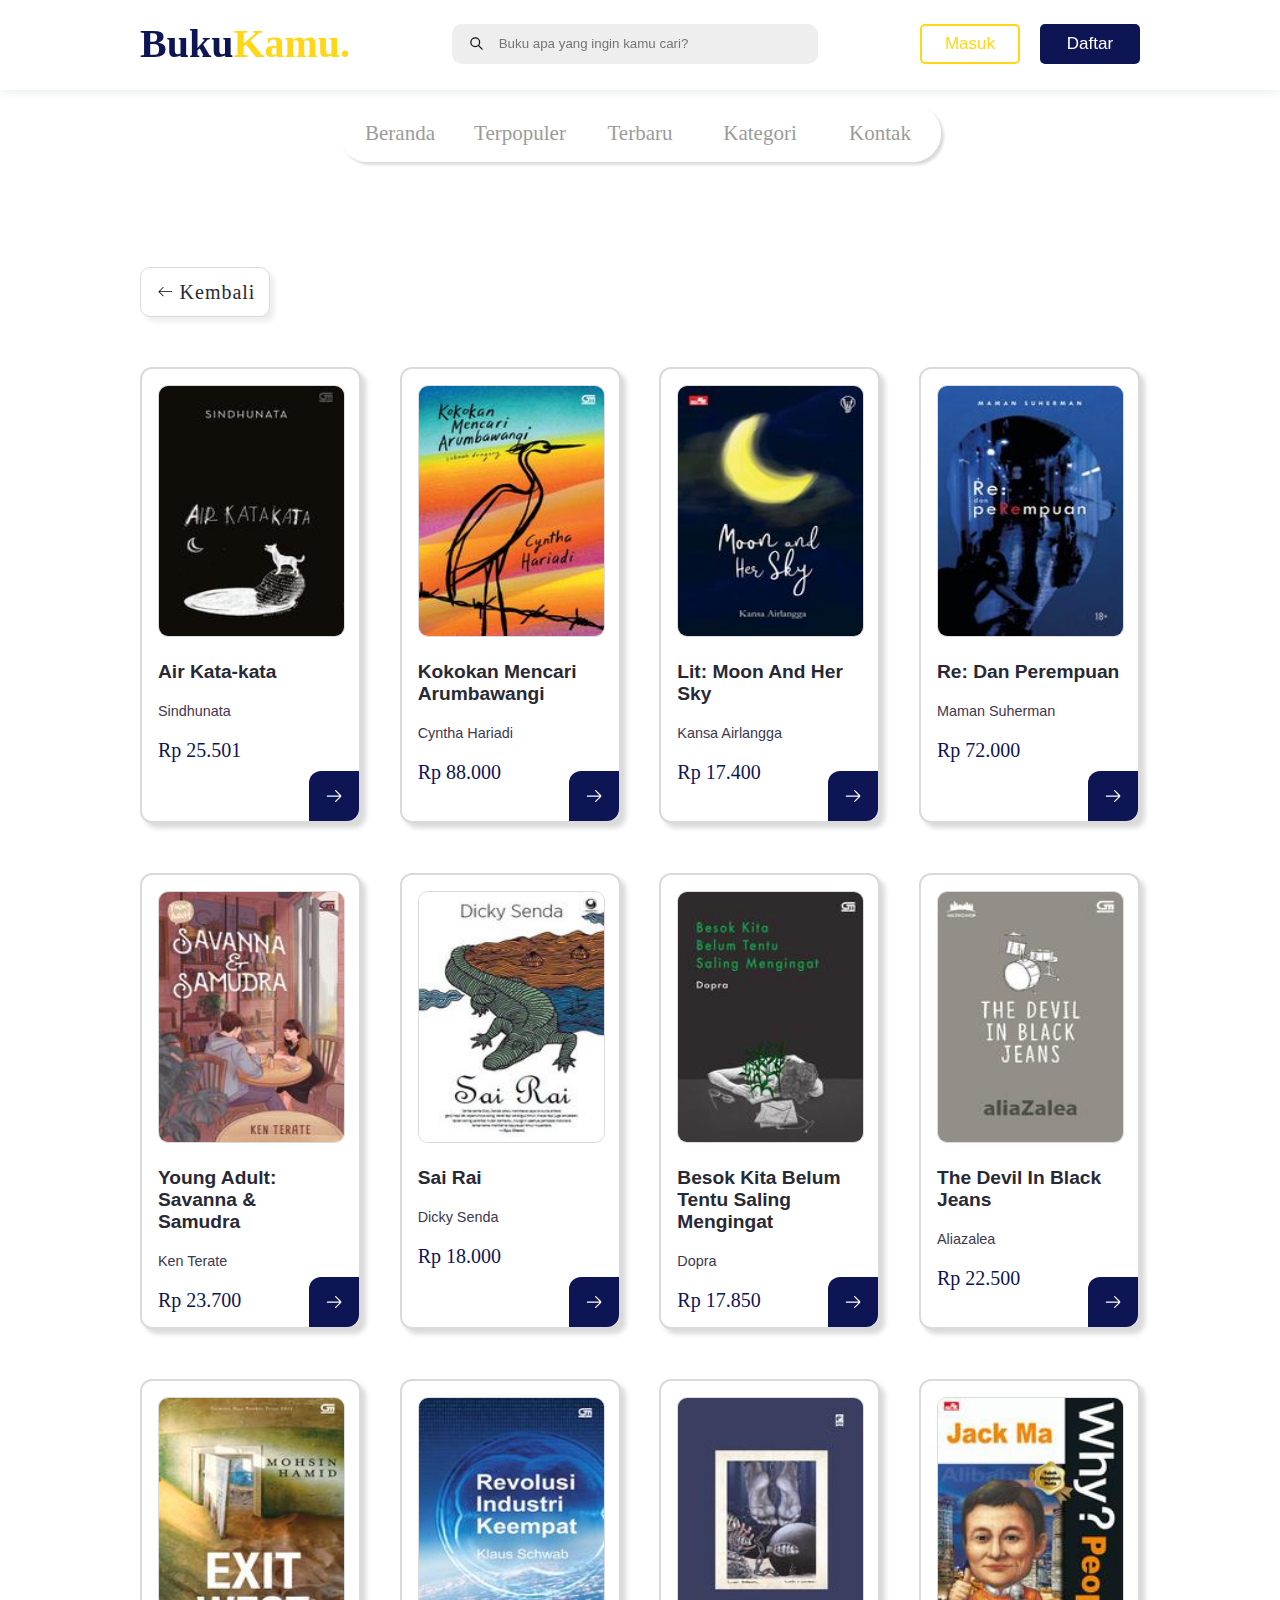
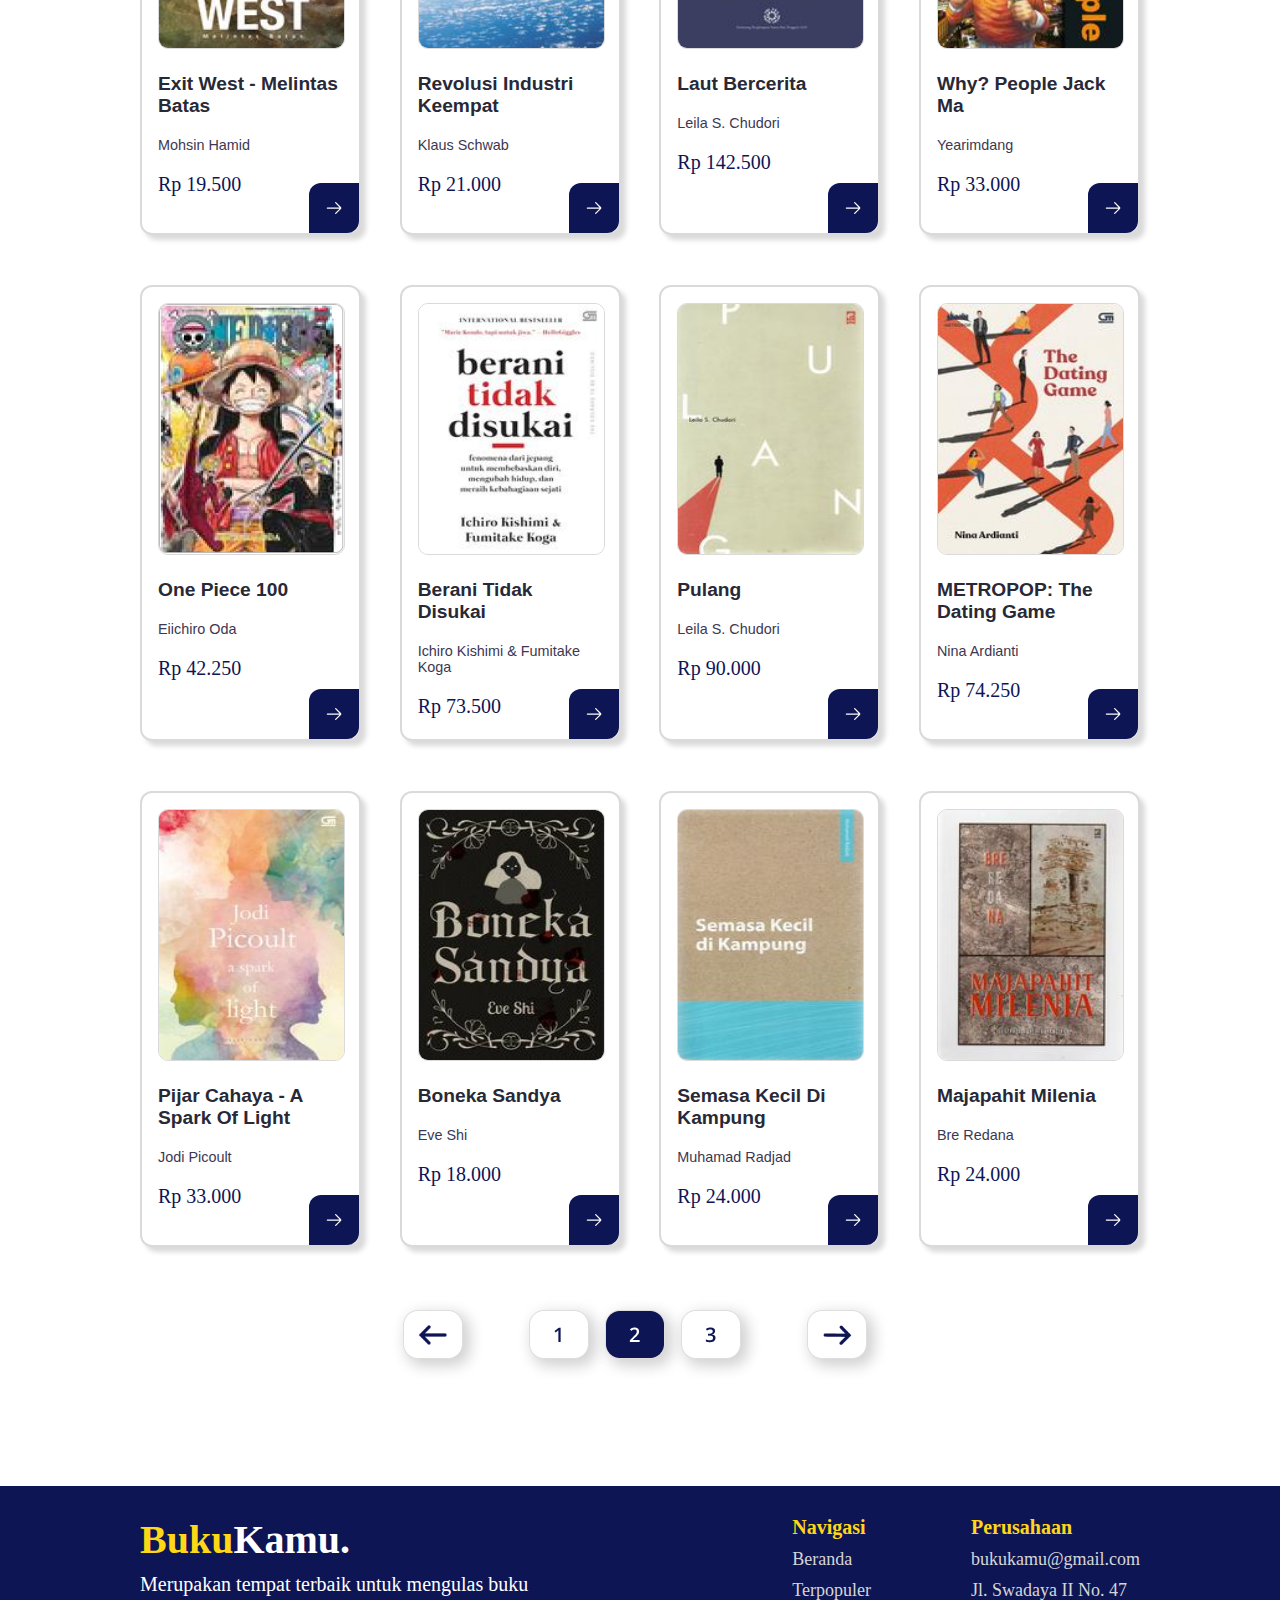
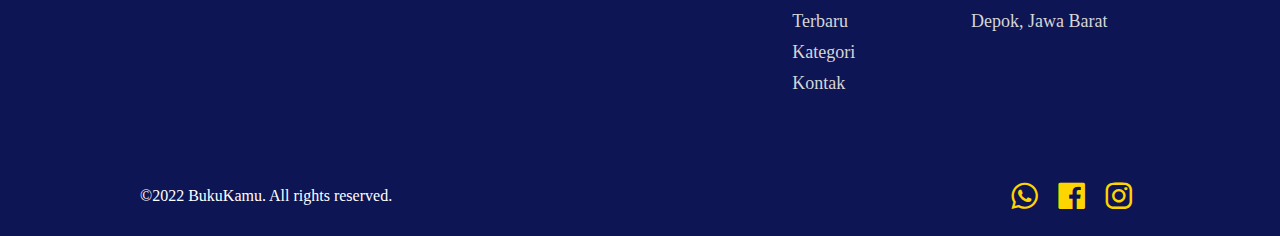
<file: html/populerHal-2.html>
<!DOCTYPE html>
<html lang="en">
  <head>
    <meta charset="UTF-8" />
    <meta http-equiv="X-UA-Compatible" content="IE=edge" />
    <meta name="viewport" content="width=device-width, initial-scale=1.0" />
    <!-- google font -->
    <link rel="preconnect" href="https://fonts.googleapis.com" />
    <link rel="preconnect" href="https://fonts.gstatic.com" crossorigin />
    <link href="https://fonts.googleapis.com/css2?family=Poppins:wght@700&display=swap" rel="stylesheet" />
    <!-- css -->
    <link rel="stylesheet" href="../css/populerHal-2.css" />
    <!-- boxicons -->
    <link href="https://unpkg.com/boxicons@2.1.4/css/boxicons.min.css" rel="stylesheet" />
    <title>Terpopuler Halaman 2</title>
  </head>
  <body>
    <!-- header -->
    <div class="header">
      <div class="container">
        <div class="logo">
          <a href="#">
            <p>Buku<span>Kamu.</span></p>
          </a>
        </div>
        <div class="pencarian">
          <form class="form">
            <label for="search">
              <input required="" autocomplete="off" placeholder="Buku apa yang ingin kamu cari?" id="search" type="text" />
              <div class="icon">
                <svg stroke-width="2" stroke="currentColor" viewBox="0 0 24 24" fill="none" xmlns="http://www.w3.org/2000/svg" class="swap-on">
                  <path d="M21 21l-6-6m2-5a7 7 0 11-14 0 7 7 0 0114 0z" stroke-linejoin="round" stroke-linecap="round"></path>
                </svg>
                <svg stroke-width="2" stroke="currentColor" viewBox="0 0 24 24" fill="none" xmlns="http://www.w3.org/2000/svg" class="swap-off">
                  <path d="M10 19l-7-7m0 0l7-7m-7 7h18" stroke-linejoin="round" stroke-linecap="round"></path>
                </svg>
              </div>
              <button type="reset" class="close-btn">
                <svg viewBox="0 0 20 20" class="h-5 w-5" xmlns="http://www.w3.org/2000/svg">
                  <path
                    clip-rule="evenodd"
                    d="M4.293 4.293a1 1 0 011.414 0L10 8.586l4.293-4.293a1 1 0 111.414 1.414L11.414 10l4.293 4.293a1 1 0 01-1.414 1.414L10 11.414l-4.293 4.293a1 1 0 01-1.414-1.414L8.586 10 4.293 5.707a1 1 0 010-1.414z"
                    fill-rule="evenodd"
                  ></path>
                </svg>
              </button>
            </label>
          </form>
        </div>
        <div class="btn-header">
          <div class="masuk">
            <button id="btn-masuk" onclick="window.open('../formLogin/html/login-2.html');">Masuk</button>
          </div>
          <div class="daftar">
            <div class="daftar">
              <button id="btn-daftar" onclick="window.open('../formLogin/html/daftar-2.html');">Daftar</button>
            </div>
          </div>
        </div>
      </div>
    </div>

    <!-- navigasi -->
    <div class="navigasi">
      <div class="container">
        <div class="navbar">
          <nav>
            <a href="../index.html">Beranda</a>
            <a href="populer.html">Terpopuler</a>
            <a href="terbaru.html">Terbaru</a>
            <a href="kategori.html">Kategori</a>
            <a href="kontak.html">Kontak</a>
            <div class="animasi"></div>
          </nav>
        </div>
      </div>
    </div>

    <!-- populer-1 -->
    <div class="populer-1">
      <div class="container">
        <div id="back-button" class="kembali">
          <button class="back">
            <svg height="20" width="20" xmlns="http://www.w3.org/2000/svg" version="1.1" viewBox="0 0 1024 1024">
              <path
                d="M874.690416 495.52477c0 11.2973-9.168824 20.466124-20.466124 20.466124l-604.773963 0 188.083679 188.083679c7.992021 7.992021 7.992021 20.947078 0 28.939099-4.001127 3.990894-9.240455 5.996574-14.46955 5.996574-5.239328 0-10.478655-1.995447-14.479783-5.996574l-223.00912-223.00912c-3.837398-3.837398-5.996574-9.046027-5.996574-14.46955 0-5.433756 2.159176-10.632151 5.996574-14.46955l223.019353-223.029586c7.992021-7.992021 20.957311-7.992021 28.949332 0 7.992021 8.002254 7.992021 20.957311 0 28.949332l-188.073446 188.073446 604.753497 0C865.521592 475.058646 874.690416 484.217237 874.690416 495.52477z"
              ></path>
            </svg>
            <span>Kembali</span>
          </button>
        </div>
        <div class="produk">
          <!-- buku-21 -->
          <div class="card">
            <a href="#terpopulerbuku-21">
              <img src="../Image Terpopuler/buku-21.jpg" alt="" class="buku-21" />
              <h3 class="card__title">Air Kata-kata</h3>
              <p class="card__content">Sindhunata</p>
              <div class="card__date">Rp 25.501</div>
              <div class="card__arrow">
                <svg xmlns="http://www.w3.org/2000/svg" fill="none" viewBox="0 0 24 24" height="20" width="20">
                  <path
                    fill="#fff"
                    d="M13.4697 17.9697C13.1768 18.2626 13.1768 18.7374 13.4697 19.0303C13.7626 19.3232 14.2374 19.3232 14.5303 19.0303L20.3232 13.2374C21.0066 12.554 21.0066 11.446 20.3232 10.7626L14.5303 4.96967C14.2374 4.67678 13.7626 4.67678 13.4697 4.96967C13.1768 5.26256 13.1768 5.73744 13.4697 6.03033L18.6893 11.25H4C3.58579 11.25 3.25 11.5858 3.25 12C3.25 12.4142 3.58579 12.75 4 12.75H18.6893L13.4697 17.9697Z"
                  ></path>
                </svg>
              </div>
            </a>
          </div>
          <div class="overlay" id="terpopulerbuku-21">
            <div class="wrapper">
              <div class="bullet">
                <img src="../image/bullet.png" alt="" />
              </div>
              <div id="back-terpopulerbuku-21" class="kembali">
                <img src="../image/close-biru.png" alt="" />
              </div>
              <div class="product-img">
                <img src="../Image Terpopuler/buku-21.jpg" />
              </div>
              <div class="product-info">
                <div class="product-text">
                  <h1>Air Kata-kata</h1>
                  <h2>Sindhunata</h2>
                </div>
                <div class="product-price-btn">
                  <p><span>Rp</span>25.501</p>
                  <div class="beli">
                    <button id="btn-beli">Beli Sekarang</button>
                  </div>
                </div>
              </div>
            </div>
          </div>

          <!-- buku-22 -->
          <div class="card">
            <a href="#terpopulerbuku-22">
              <img src="../Image Terpopuler/buku-22.jpg" alt="" class="buku-22" />
              <h3 class="card__title">Kokokan Mencari Arumbawangi</h3>
              <p class="card__content">Cyntha Hariadi</p>
              <div class="card__date">Rp 88.000</div>
              <div class="card__arrow">
                <svg xmlns="http://www.w3.org/2000/svg" fill="none" viewBox="0 0 24 24" height="20" width="20">
                  <path
                    fill="#fff"
                    d="M13.4697 17.9697C13.1768 18.2626 13.1768 18.7374 13.4697 19.0303C13.7626 19.3232 14.2374 19.3232 14.5303 19.0303L20.3232 13.2374C21.0066 12.554 21.0066 11.446 20.3232 10.7626L14.5303 4.96967C14.2374 4.67678 13.7626 4.67678 13.4697 4.96967C13.1768 5.26256 13.1768 5.73744 13.4697 6.03033L18.6893 11.25H4C3.58579 11.25 3.25 11.5858 3.25 12C3.25 12.4142 3.58579 12.75 4 12.75H18.6893L13.4697 17.9697Z"
                  ></path>
                </svg>
              </div>
            </a>
          </div>
          <div class="overlay" id="terpopulerbuku-22">
            <div class="wrapper">
              <div class="bullet">
                <img src="../image/bullet.png" alt="" />
              </div>
              <div id="back-terpopulerbuku-22" class="kembali">
                <img src="../image/close-biru.png" alt="" />
              </div>
              <div class="product-img">
                <img src="../Image Terpopuler/buku-22.jpg" />
              </div>
              <div class="product-info">
                <div class="product-text">
                  <h1>Kokokan Mencari Arumbawangi</h1>
                  <h2>Cyntha Hariadi</h2>
                </div>
                <div class="product-price-btn">
                  <p><span>Rp</span>88.000</p>
                  <div class="beli">
                    <button id="btn-beli">Beli Sekarang</button>
                  </div>
                </div>
              </div>
            </div>
          </div>

          <!-- buku-23 -->
          <div class="card">
            <a href="#terpopulerbuku-23">
              <img src="../Image Terpopuler/buku-23.jpg" alt="" class="buku-23" />
              <h3 class="card__title">Lit: Moon And Her Sky</h3>
              <p class="card__content">Kansa Airlangga</p>
              <div class="card__date">Rp 17.400</div>
              <div class="card__arrow">
                <svg xmlns="http://www.w3.org/2000/svg" fill="none" viewBox="0 0 24 24" height="20" width="20">
                  <path
                    fill="#fff"
                    d="M13.4697 17.9697C13.1768 18.2626 13.1768 18.7374 13.4697 19.0303C13.7626 19.3232 14.2374 19.3232 14.5303 19.0303L20.3232 13.2374C21.0066 12.554 21.0066 11.446 20.3232 10.7626L14.5303 4.96967C14.2374 4.67678 13.7626 4.67678 13.4697 4.96967C13.1768 5.26256 13.1768 5.73744 13.4697 6.03033L18.6893 11.25H4C3.58579 11.25 3.25 11.5858 3.25 12C3.25 12.4142 3.58579 12.75 4 12.75H18.6893L13.4697 17.9697Z"
                  ></path>
                </svg>
              </div>
            </a>
          </div>
          <div class="overlay" id="terpopulerbuku-23">
            <div class="wrapper">
              <div class="bullet">
                <img src="../image/bullet.png" alt="" />
              </div>
              <div id="back-terpopulerbuku-23" class="kembali">
                <img src="../image/close-biru.png" alt="" />
              </div>
              <div class="product-img">
                <img src="../Image Terpopuler/buku-23.jpg" />
              </div>
              <div class="product-info">
                <div class="product-text">
                  <h1>Lit: Moon And Her Sky</h1>
                  <h2>Kansa Airlangga</h2>
                </div>
                <div class="product-price-btn">
                  <p><span>Rp</span>17.400</p>
                  <div class="beli">
                    <button id="btn-beli">Beli Sekarang</button>
                  </div>
                </div>
              </div>
            </div>
          </div>

          <!-- buku-24 -->
          <div class="card">
            <a href="#terpopulerbuku-24">
              <img src="../Image Terpopuler/buku-24.jpg" alt="" class="buku-24" />
              <h3 class="card__title">Re: Dan Perempuan</h3>
              <p class="card__content">Maman Suherman</p>
              <div class="card__date">Rp 72.000</div>
              <div class="card__arrow">
                <svg xmlns="http://www.w3.org/2000/svg" fill="none" viewBox="0 0 24 24" height="20" width="20">
                  <path
                    fill="#fff"
                    d="M13.4697 17.9697C13.1768 18.2626 13.1768 18.7374 13.4697 19.0303C13.7626 19.3232 14.2374 19.3232 14.5303 19.0303L20.3232 13.2374C21.0066 12.554 21.0066 11.446 20.3232 10.7626L14.5303 4.96967C14.2374 4.67678 13.7626 4.67678 13.4697 4.96967C13.1768 5.26256 13.1768 5.73744 13.4697 6.03033L18.6893 11.25H4C3.58579 11.25 3.25 11.5858 3.25 12C3.25 12.4142 3.58579 12.75 4 12.75H18.6893L13.4697 17.9697Z"
                  ></path>
                </svg>
              </div>
            </a>
          </div>
          <div class="overlay" id="terpopulerbuku-24">
            <div class="wrapper">
              <div class="bullet">
                <img src="../image/bullet.png" alt="" />
              </div>
              <div id="back-terpopulerbuku-24" class="kembali">
                <img src="../image/close-biru.png" alt="" />
              </div>
              <div class="product-img">
                <img src="../Image Terpopuler/buku-24.jpg" />
              </div>
              <div class="product-info">
                <div class="product-text">
                  <h1>Re: Dan Perempuan</h1>
                  <h2>Maman Suherman</h2>
                </div>
                <div class="product-price-btn">
                  <p><span>Rp</span>72.000</p>
                  <div class="beli">
                    <button id="btn-beli">Beli Sekarang</button>
                  </div>
                </div>
              </div>
            </div>
          </div>
        </div>
      </div>
    </div>

    <!-- populer-2 -->
    <div class="populer-2">
      <div class="container">
        <div class="produk">
          <!-- buku-25 -->
          <div class="card">
            <a href="#terpopulerbuku-25">
              <img src="../Image Terpopuler/buku-25.jpg" alt="" class="buku-25" />
              <h3 class="card__title">Young Adult: Savanna & Samudra</h3>
              <p class="card__content">Ken Terate</p>
              <div class="card__date">Rp 23.700</div>
              <div class="card__arrow">
                <svg xmlns="http://www.w3.org/2000/svg" fill="none" viewBox="0 0 24 24" height="20" width="20">
                  <path
                    fill="#fff"
                    d="M13.4697 17.9697C13.1768 18.2626 13.1768 18.7374 13.4697 19.0303C13.7626 19.3232 14.2374 19.3232 14.5303 19.0303L20.3232 13.2374C21.0066 12.554 21.0066 11.446 20.3232 10.7626L14.5303 4.96967C14.2374 4.67678 13.7626 4.67678 13.4697 4.96967C13.1768 5.26256 13.1768 5.73744 13.4697 6.03033L18.6893 11.25H4C3.58579 11.25 3.25 11.5858 3.25 12C3.25 12.4142 3.58579 12.75 4 12.75H18.6893L13.4697 17.9697Z"
                  ></path>
                </svg>
              </div>
            </a>
          </div>
          <div class="overlay" id="terpopulerbuku-25">
            <div class="wrapper">
              <div class="bullet">
                <img src="../image/bullet.png" alt="" />
              </div>
              <div id="back-terpopulerbuku-25" class="kembali">
                <img src="../image/close-biru.png" alt="" />
              </div>
              <div class="product-img">
                <img src="../Image Terpopuler/buku-25.jpg" />
              </div>
              <div class="product-info">
                <div class="product-text">
                  <h1>Young Adult: Savanna & Samudra</h1>
                  <h2>Ken Terate</h2>
                </div>
                <div class="product-price-btn">
                  <p><span>Rp</span>23.700</p>
                  <div class="beli">
                    <button id="btn-beli">Beli Sekarang</button>
                  </div>
                </div>
              </div>
            </div>
          </div>

          <!-- buku-26 -->
          <div class="card">
            <a href="#terpopulerbuku-26">
              <img src="../Image Terpopuler/buku-26.jpg" alt="" class="buku-26" />
              <h3 class="card__title">Sai Rai</h3>
              <p class="card__content">Dicky Senda</p>
              <div class="card__date">Rp 18.000</div>
              <div class="card__arrow">
                <svg xmlns="http://www.w3.org/2000/svg" fill="none" viewBox="0 0 24 24" height="20" width="20">
                  <path
                    fill="#fff"
                    d="M13.4697 17.9697C13.1768 18.2626 13.1768 18.7374 13.4697 19.0303C13.7626 19.3232 14.2374 19.3232 14.5303 19.0303L20.3232 13.2374C21.0066 12.554 21.0066 11.446 20.3232 10.7626L14.5303 4.96967C14.2374 4.67678 13.7626 4.67678 13.4697 4.96967C13.1768 5.26256 13.1768 5.73744 13.4697 6.03033L18.6893 11.25H4C3.58579 11.25 3.25 11.5858 3.25 12C3.25 12.4142 3.58579 12.75 4 12.75H18.6893L13.4697 17.9697Z"
                  ></path>
                </svg>
              </div>
            </a>
          </div>
          <div class="overlay" id="terpopulerbuku-26">
            <div class="wrapper">
              <div class="bullet">
                <img src="../image/bullet.png" alt="" />
              </div>
              <div id="back-terpopulerbuku-26" class="kembali">
                <img src="../image/close-biru.png" alt="" />
              </div>
              <div class="product-img">
                <img src="../Image Terpopuler/buku-26.jpg" />
              </div>
              <div class="product-info">
                <div class="product-text">
                  <h1>Sai Rai</h1>
                  <h2>Dicky Senda</h2>
                </div>
                <div class="product-price-btn">
                  <p><span>Rp</span>18.000</p>
                  <div class="beli">
                    <button id="btn-beli">Beli Sekarang</button>
                  </div>
                </div>
              </div>
            </div>
          </div>

          <!-- buku-27 -->
          <div class="card">
            <a href="#terpopulerbuku-27">
              <img src="../Image Terpopuler/buku-27.jpg" alt="" class="buku-27" />
              <h3 class="card__title">Besok Kita Belum Tentu Saling Mengingat</h3>
              <p class="card__content">Dopra</p>
              <div class="card__date">Rp 17.850</div>
              <div class="card__arrow">
                <svg xmlns="http://www.w3.org/2000/svg" fill="none" viewBox="0 0 24 24" height="20" width="20">
                  <path
                    fill="#fff"
                    d="M13.4697 17.9697C13.1768 18.2626 13.1768 18.7374 13.4697 19.0303C13.7626 19.3232 14.2374 19.3232 14.5303 19.0303L20.3232 13.2374C21.0066 12.554 21.0066 11.446 20.3232 10.7626L14.5303 4.96967C14.2374 4.67678 13.7626 4.67678 13.4697 4.96967C13.1768 5.26256 13.1768 5.73744 13.4697 6.03033L18.6893 11.25H4C3.58579 11.25 3.25 11.5858 3.25 12C3.25 12.4142 3.58579 12.75 4 12.75H18.6893L13.4697 17.9697Z"
                  ></path>
                </svg>
              </div>
            </a>
          </div>
          <div class="overlay" id="terpopulerbuku-27">
            <div class="wrapper">
              <div class="bullet">
                <img src="../image/bullet.png" alt="" />
              </div>
              <div id="back-terpopulerbuku-27" class="kembali">
                <img src="../image/close-biru.png" alt="" />
              </div>
              <div class="product-img">
                <img src="../Image Terpopuler/buku-27.jpg" />
              </div>
              <div class="product-info">
                <div class="product-text">
                  <h1>Besok Kita Belum Tentu Saling Mengingat</h1>
                  <h2>Dopra</h2>
                </div>
                <div class="product-price-btn">
                  <p><span>Rp</span>17.850</p>
                  <div class="beli">
                    <button id="btn-beli">Beli Sekarang</button>
                  </div>
                </div>
              </div>
            </div>
          </div>

          <!-- buku-28 -->
          <div class="card">
            <a href="#terpopulerbuku-28">
              <img src="../Image Terpopuler/buku-28.jpg" alt="" class="buku-28" />
              <h3 class="card__title">The Devil In Black Jeans</h3>
              <p class="card__content">Aliazalea</p>
              <div class="card__date">Rp 22.500</div>
              <div class="card__arrow">
                <svg xmlns="http://www.w3.org/2000/svg" fill="none" viewBox="0 0 24 24" height="20" width="20">
                  <path
                    fill="#fff"
                    d="M13.4697 17.9697C13.1768 18.2626 13.1768 18.7374 13.4697 19.0303C13.7626 19.3232 14.2374 19.3232 14.5303 19.0303L20.3232 13.2374C21.0066 12.554 21.0066 11.446 20.3232 10.7626L14.5303 4.96967C14.2374 4.67678 13.7626 4.67678 13.4697 4.96967C13.1768 5.26256 13.1768 5.73744 13.4697 6.03033L18.6893 11.25H4C3.58579 11.25 3.25 11.5858 3.25 12C3.25 12.4142 3.58579 12.75 4 12.75H18.6893L13.4697 17.9697Z"
                  ></path>
                </svg>
              </div>
            </a>
          </div>
          <div class="overlay" id="terpopulerbuku-28">
            <div class="wrapper">
              <div class="bullet">
                <img src="../image/bullet.png" alt="" />
              </div>
              <div id="back-terpopulerbuku-28" class="kembali">
                <img src="../image/close-biru.png" alt="" />
              </div>
              <div class="product-img">
                <img src="../Image Terpopuler/buku-28.jpg" />
              </div>
              <div class="product-info">
                <div class="product-text">
                  <h1>The Devil In Black Jeans</h1>
                  <h2>Aliazalea</h2>
                </div>
                <div class="product-price-btn">
                  <p><span>Rp</span>22.500</p>
                  <div class="beli">
                    <button id="btn-beli">Beli Sekarang</button>
                  </div>
                </div>
              </div>
            </div>
          </div>
        </div>
      </div>
    </div>

    <!-- populer-3 -->
    <div class="populer-3">
      <div class="container">
        <div class="produk">
          <!-- buku-29 -->
          <div class="card">
            <a href="#terpopulerbuku-29">
              <img src="../Image Terpopuler/buku-29.jpg" alt="" class="buku-29" />
              <h3 class="card__title">Exit West - Melintas Batas</h3>
              <p class="card__content">Mohsin Hamid</p>
              <div class="card__date">Rp 19.500</div>
              <div class="card__arrow">
                <svg xmlns="http://www.w3.org/2000/svg" fill="none" viewBox="0 0 24 24" height="20" width="20">
                  <path
                    fill="#fff"
                    d="M13.4697 17.9697C13.1768 18.2626 13.1768 18.7374 13.4697 19.0303C13.7626 19.3232 14.2374 19.3232 14.5303 19.0303L20.3232 13.2374C21.0066 12.554 21.0066 11.446 20.3232 10.7626L14.5303 4.96967C14.2374 4.67678 13.7626 4.67678 13.4697 4.96967C13.1768 5.26256 13.1768 5.73744 13.4697 6.03033L18.6893 11.25H4C3.58579 11.25 3.25 11.5858 3.25 12C3.25 12.4142 3.58579 12.75 4 12.75H18.6893L13.4697 17.9697Z"
                  ></path>
                </svg>
              </div>
            </a>
          </div>
          <div class="overlay" id="terpopulerbuku-29">
            <div class="wrapper">
              <div class="bullet">
                <img src="../image/bullet.png" alt="" />
              </div>
              <div id="back-terpopulerbuku-29" class="kembali">
                <img src="../image/close-biru.png" alt="" />
              </div>
              <div class="product-img">
                <img src="../Image Terpopuler/buku-29.jpg" />
              </div>
              <div class="product-info">
                <div class="product-text">
                  <h1>Exit West - Melintas Batas</h1>
                  <h2>Mohsin Hamid</h2>
                </div>
                <div class="product-price-btn">
                  <p><span>Rp</span>19.500</p>
                  <div class="beli">
                    <button id="btn-beli">Beli Sekarang</button>
                  </div>
                </div>
              </div>
            </div>
          </div>

          <!-- buku-30 -->
          <div class="card">
            <a href="#terpopulerbuku-30">
              <img src="../Image Terpopuler/buku-30.jpg" alt="" class="buku-30" />
              <h3 class="card__title">Revolusi Industri Keempat</h3>
              <p class="card__content">Klaus Schwab</p>
              <div class="card__date">Rp 21.000</div>
              <div class="card__arrow">
                <svg xmlns="http://www.w3.org/2000/svg" fill="none" viewBox="0 0 24 24" height="20" width="20">
                  <path
                    fill="#fff"
                    d="M13.4697 17.9697C13.1768 18.2626 13.1768 18.7374 13.4697 19.0303C13.7626 19.3232 14.2374 19.3232 14.5303 19.0303L20.3232 13.2374C21.0066 12.554 21.0066 11.446 20.3232 10.7626L14.5303 4.96967C14.2374 4.67678 13.7626 4.67678 13.4697 4.96967C13.1768 5.26256 13.1768 5.73744 13.4697 6.03033L18.6893 11.25H4C3.58579 11.25 3.25 11.5858 3.25 12C3.25 12.4142 3.58579 12.75 4 12.75H18.6893L13.4697 17.9697Z"
                  ></path>
                </svg>
              </div>
            </a>
          </div>
          <div class="overlay" id="terpopulerbuku-30">
            <div class="wrapper">
              <div class="bullet">
                <img src="../image/bullet.png" alt="" />
              </div>
              <div id="back-terpopulerbuku-30" class="kembali">
                <img src="../image/close-biru.png" alt="" />
              </div>
              <div class="product-img">
                <img src="../Image Terpopuler/buku-30.jpg" />
              </div>
              <div class="product-info">
                <div class="product-text">
                  <h1>Revolusi Industri Keempat</h1>
                  <h2>Klaus Schwab</h2>
                </div>
                <div class="product-price-btn">
                  <p><span>Rp</span>21.000</p>
                  <div class="beli">
                    <button id="btn-beli">Beli Sekarang</button>
                  </div>
                </div>
              </div>
            </div>
          </div>

          <!-- buku-31 -->
          <div class="card">
            <a href="#terpopulerbuku-31">
              <img src="../Image Terpopuler/buku-31.jpg" alt="" class="buku-31" />
              <h3 class="card__title">Laut Bercerita</h3>
              <p class="card__content">Leila S. Chudori</p>
              <div class="card__date">Rp 142.500</div>
              <div class="card__arrow">
                <svg xmlns="http://www.w3.org/2000/svg" fill="none" viewBox="0 0 24 24" height="20" width="20">
                  <path
                    fill="#fff"
                    d="M13.4697 17.9697C13.1768 18.2626 13.1768 18.7374 13.4697 19.0303C13.7626 19.3232 14.2374 19.3232 14.5303 19.0303L20.3232 13.2374C21.0066 12.554 21.0066 11.446 20.3232 10.7626L14.5303 4.96967C14.2374 4.67678 13.7626 4.67678 13.4697 4.96967C13.1768 5.26256 13.1768 5.73744 13.4697 6.03033L18.6893 11.25H4C3.58579 11.25 3.25 11.5858 3.25 12C3.25 12.4142 3.58579 12.75 4 12.75H18.6893L13.4697 17.9697Z"
                  ></path>
                </svg>
              </div>
            </a>
          </div>
          <div class="overlay" id="terpopulerbuku-31">
            <div class="wrapper">
              <div class="bullet">
                <img src="../image/bullet.png" alt="" />
              </div>
              <div id="back-terpopulerbuku-31" class="kembali">
                <img src="../image/close-biru.png" alt="" />
              </div>
              <div class="product-img">
                <img src="../Image Terpopuler/buku-31.jpg" />
              </div>
              <div class="product-info">
                <div class="product-text">
                  <h1>Laut Bercerita</h1>
                  <h2>Leila S. Chudori</h2>
                </div>
                <div class="product-price-btn">
                  <p><span>Rp</span>142.500</p>
                  <div class="beli">
                    <button id="btn-beli">Beli Sekarang</button>
                  </div>
                </div>
              </div>
            </div>
          </div>

          <!-- buku-32 -->
          <div class="card">
            <a href="#terpopulerbuku-32">
              <img src="../Image Terpopuler/buku-32.jpg" alt="" class="buku-32" />
              <h3 class="card__title">Why? People Jack Ma</h3>
              <p class="card__content">Yearimdang</p>
              <div class="card__date">Rp 33.000</div>
              <div class="card__arrow">
                <svg xmlns="http://www.w3.org/2000/svg" fill="none" viewBox="0 0 24 24" height="20" width="20">
                  <path
                    fill="#fff"
                    d="M13.4697 17.9697C13.1768 18.2626 13.1768 18.7374 13.4697 19.0303C13.7626 19.3232 14.2374 19.3232 14.5303 19.0303L20.3232 13.2374C21.0066 12.554 21.0066 11.446 20.3232 10.7626L14.5303 4.96967C14.2374 4.67678 13.7626 4.67678 13.4697 4.96967C13.1768 5.26256 13.1768 5.73744 13.4697 6.03033L18.6893 11.25H4C3.58579 11.25 3.25 11.5858 3.25 12C3.25 12.4142 3.58579 12.75 4 12.75H18.6893L13.4697 17.9697Z"
                  ></path>
                </svg>
              </div>
            </a>
          </div>
          <div class="overlay" id="terpopulerbuku-32">
            <div class="wrapper">
              <div class="bullet">
                <img src="../image/bullet.png" alt="" />
              </div>
              <div id="back-terpopulerbuku-32" class="kembali">
                <img src="../image/close-biru.png" alt="" />
              </div>
              <div class="product-img">
                <img src="../Image Terpopuler/buku-32.jpg" />
              </div>
              <div class="product-info">
                <div class="product-text">
                  <h1>Why? People Jack Ma</h1>
                  <h2>Yearimdang</h2>
                </div>
                <div class="product-price-btn">
                  <p><span>Rp</span>33.000</p>
                  <div class="beli">
                    <button id="btn-beli">Beli Sekarang</button>
                  </div>
                </div>
              </div>
            </div>
          </div>
        </div>
      </div>
    </div>

    <!-- populer-4 -->
    <div class="populer-4">
      <div class="container">
        <div class="produk">
          <!-- buku-33 -->
          <div class="card">
            <a href="#terpopulerbuku-33">
              <img src="../Image Terpopuler/buku-33(2).png" alt="" class="buku-33" />
              <h3 class="card__title">One Piece 100</h3>
              <p class="card__content">Eiichiro Oda</p>
              <div class="card__date">Rp 42.250</div>
              <div class="card__arrow">
                <svg xmlns="http://www.w3.org/2000/svg" fill="none" viewBox="0 0 24 24" height="20" width="20">
                  <path
                    fill="#fff"
                    d="M13.4697 17.9697C13.1768 18.2626 13.1768 18.7374 13.4697 19.0303C13.7626 19.3232 14.2374 19.3232 14.5303 19.0303L20.3232 13.2374C21.0066 12.554 21.0066 11.446 20.3232 10.7626L14.5303 4.96967C14.2374 4.67678 13.7626 4.67678 13.4697 4.96967C13.1768 5.26256 13.1768 5.73744 13.4697 6.03033L18.6893 11.25H4C3.58579 11.25 3.25 11.5858 3.25 12C3.25 12.4142 3.58579 12.75 4 12.75H18.6893L13.4697 17.9697Z"
                  ></path>
                </svg>
              </div>
            </a>
          </div>
          <div class="overlay" id="terpopulerbuku-33">
            <div class="wrapper">
              <div class="bullet">
                <img src="../image/bullet.png" alt="" />
              </div>
              <div id="back-terpopulerbuku-33" class="kembali">
                <img src="../image/close-biru.png" alt="" />
              </div>
              <div class="product-img">
                <img src="../Image Terpopuler/buku-33(2).png" />
              </div>
              <div class="product-info">
                <div class="product-text">
                  <h1>One Piece 100</h1>
                  <h2>Eiichiro Oda</h2>
                </div>
                <div class="product-price-btn">
                  <p><span>Rp</span>42.250</p>
                  <div class="beli">
                    <button id="btn-beli">Beli Sekarang</button>
                  </div>
                </div>
              </div>
            </div>
          </div>

          <!-- buku-34 -->
          <div class="card">
            <a href="#terpopulerbuku-34">
              <img src="../Image Terpopuler/buku-34.jpg" alt="" class="buku-34" />
              <h3 class="card__title">Berani Tidak Disukai</h3>
              <p class="card__content">Ichiro Kishimi & Fumitake Koga</p>
              <div class="card__date">Rp 73.500</div>
              <div class="card__arrow">
                <svg xmlns="http://www.w3.org/2000/svg" fill="none" viewBox="0 0 24 24" height="20" width="20">
                  <path
                    fill="#fff"
                    d="M13.4697 17.9697C13.1768 18.2626 13.1768 18.7374 13.4697 19.0303C13.7626 19.3232 14.2374 19.3232 14.5303 19.0303L20.3232 13.2374C21.0066 12.554 21.0066 11.446 20.3232 10.7626L14.5303 4.96967C14.2374 4.67678 13.7626 4.67678 13.4697 4.96967C13.1768 5.26256 13.1768 5.73744 13.4697 6.03033L18.6893 11.25H4C3.58579 11.25 3.25 11.5858 3.25 12C3.25 12.4142 3.58579 12.75 4 12.75H18.6893L13.4697 17.9697Z"
                  ></path>
                </svg>
              </div>
            </a>
          </div>
          <div class="overlay" id="terpopulerbuku-34">
            <div class="wrapper">
              <div class="bullet">
                <img src="../image/bullet.png" alt="" />
              </div>
              <div id="back-terpopulerbuku-34" class="kembali">
                <img src="../image/close-biru.png" alt="" />
              </div>
              <div class="product-img">
                <img src="../Image Terpopuler/buku-34.jpg" />
              </div>
              <div class="product-info">
                <div class="product-text">
                  <h1>Berani Tidak Disukai</h1>
                  <h2>Ichiro Kishimi & Fumitake Koga</h2>
                </div>
                <div class="product-price-btn">
                  <p><span>Rp</span>73.500</p>
                  <div class="beli">
                    <button id="btn-beli">Beli Sekarang</button>
                  </div>
                </div>
              </div>
            </div>
          </div>

          <!-- buku-35 -->
          <div class="card">
            <a href="#terpopulerbuku-35">
              <img src="../Image Terpopuler/buku-35.jpg" alt="" class="buku-35" />
              <h3 class="card__title">Pulang</h3>
              <p class="card__content">Leila S. Chudori</p>
              <div class="card__date">Rp 90.000</div>
              <div class="card__arrow">
                <svg xmlns="http://www.w3.org/2000/svg" fill="none" viewBox="0 0 24 24" height="20" width="20">
                  <path
                    fill="#fff"
                    d="M13.4697 17.9697C13.1768 18.2626 13.1768 18.7374 13.4697 19.0303C13.7626 19.3232 14.2374 19.3232 14.5303 19.0303L20.3232 13.2374C21.0066 12.554 21.0066 11.446 20.3232 10.7626L14.5303 4.96967C14.2374 4.67678 13.7626 4.67678 13.4697 4.96967C13.1768 5.26256 13.1768 5.73744 13.4697 6.03033L18.6893 11.25H4C3.58579 11.25 3.25 11.5858 3.25 12C3.25 12.4142 3.58579 12.75 4 12.75H18.6893L13.4697 17.9697Z"
                  ></path>
                </svg>
              </div>
            </a>
          </div>
          <div class="overlay" id="terpopulerbuku-35">
            <div class="wrapper">
              <div class="bullet">
                <img src="../image/bullet.png" alt="" />
              </div>
              <div id="back-terpopulerbuku-35" class="kembali">
                <img src="../image/close-biru.png" alt="" />
              </div>
              <div class="product-img">
                <img src="../Image Terpopuler/buku-35.jpg" />
              </div>
              <div class="product-info">
                <div class="product-text">
                  <h1>Pulang</h1>
                  <h2>Leila S. Chudori</h2>
                </div>
                <div class="product-price-btn">
                  <p><span>Rp</span>90.000</p>
                  <div class="beli">
                    <button id="btn-beli">Beli Sekarang</button>
                  </div>
                </div>
              </div>
            </div>
          </div>

          <!-- buku-36 -->
          <div class="card">
            <a href="#terpopulerbuku-36">
              <img src="../Image Terpopuler/buku-36.jpg" alt="" class="buku-36" />
              <h3 class="card__title">METROPOP: The Dating Game</h3>
              <p class="card__content">Nina Ardianti</p>
              <div class="card__date">Rp 74.250</div>
              <div class="card__arrow">
                <svg xmlns="http://www.w3.org/2000/svg" fill="none" viewBox="0 0 24 24" height="20" width="20">
                  <path
                    fill="#fff"
                    d="M13.4697 17.9697C13.1768 18.2626 13.1768 18.7374 13.4697 19.0303C13.7626 19.3232 14.2374 19.3232 14.5303 19.0303L20.3232 13.2374C21.0066 12.554 21.0066 11.446 20.3232 10.7626L14.5303 4.96967C14.2374 4.67678 13.7626 4.67678 13.4697 4.96967C13.1768 5.26256 13.1768 5.73744 13.4697 6.03033L18.6893 11.25H4C3.58579 11.25 3.25 11.5858 3.25 12C3.25 12.4142 3.58579 12.75 4 12.75H18.6893L13.4697 17.9697Z"
                  ></path>
                </svg>
              </div>
            </a>
          </div>
          <div class="overlay" id="terpopulerbuku-36">
            <div class="wrapper">
              <div class="bullet">
                <img src="../image/bullet.png" alt="" />
              </div>
              <div id="back-terpopulerbuku-36" class="kembali">
                <img src="../image/close-biru.png" alt="" />
              </div>
              <div class="product-img">
                <img src="../Image Terpopuler/buku-36.jpg" />
              </div>
              <div class="product-info">
                <div class="product-text">
                  <h1>METROPOP: The Dating Game</h1>
                  <h2>Nina Ardianti</h2>
                </div>
                <div class="product-price-btn">
                  <p><span>Rp</span>74.250</p>
                  <div class="beli">
                    <button id="btn-beli">Beli Sekarang</button>
                  </div>
                </div>
              </div>
            </div>
          </div>
        </div>
      </div>
    </div>

    <!-- populer-5 -->
    <div class="populer-5">
      <div class="container">
        <div class="produk">
          <!-- buku-37 -->
          <div class="card">
            <a href="#terpopulerbuku-37">
              <img src="../Image Terpopuler/buku-37.jpg" alt="" class="buku-37" />
              <h3 class="card__title">Pijar Cahaya - A Spark Of Light</h3>
              <p class="card__content">Jodi Picoult</p>
              <div class="card__date">Rp 33.000</div>
              <div class="card__arrow">
                <svg xmlns="http://www.w3.org/2000/svg" fill="none" viewBox="0 0 24 24" height="20" width="20">
                  <path
                    fill="#fff"
                    d="M13.4697 17.9697C13.1768 18.2626 13.1768 18.7374 13.4697 19.0303C13.7626 19.3232 14.2374 19.3232 14.5303 19.0303L20.3232 13.2374C21.0066 12.554 21.0066 11.446 20.3232 10.7626L14.5303 4.96967C14.2374 4.67678 13.7626 4.67678 13.4697 4.96967C13.1768 5.26256 13.1768 5.73744 13.4697 6.03033L18.6893 11.25H4C3.58579 11.25 3.25 11.5858 3.25 12C3.25 12.4142 3.58579 12.75 4 12.75H18.6893L13.4697 17.9697Z"
                  ></path>
                </svg>
              </div>
            </a>
          </div>
          <div class="overlay" id="terpopulerbuku-37">
            <div class="wrapper">
              <div class="bullet">
                <img src="../image/bullet.png" alt="" />
              </div>
              <div id="back-terpopulerbuku-37" class="kembali">
                <img src="../image/close-biru.png" alt="" />
              </div>
              <div class="product-img">
                <img src="../Image Terpopuler/buku-37.jpg" />
              </div>
              <div class="product-info">
                <div class="product-text">
                  <h1>Pijar Cahaya - A Spark Of Light</h1>
                  <h2>Jodi Picoult</h2>
                </div>
                <div class="product-price-btn">
                  <p><span>Rp</span>33.000</p>
                  <div class="beli">
                    <button id="btn-beli">Beli Sekarang</button>
                  </div>
                </div>
              </div>
            </div>
          </div>

          <!-- buku-38 -->
          <div class="card">
            <a href="#terpopulerbuku-38">
              <img src="../Image Terpopuler/buku-38.jpg" alt="" class="buku-38" />
              <h3 class="card__title">Boneka Sandya</h3>
              <p class="card__content">Eve Shi</p>
              <div class="card__date">Rp 18.000</div>
              <div class="card__arrow">
                <svg xmlns="http://www.w3.org/2000/svg" fill="none" viewBox="0 0 24 24" height="20" width="20">
                  <path
                    fill="#fff"
                    d="M13.4697 17.9697C13.1768 18.2626 13.1768 18.7374 13.4697 19.0303C13.7626 19.3232 14.2374 19.3232 14.5303 19.0303L20.3232 13.2374C21.0066 12.554 21.0066 11.446 20.3232 10.7626L14.5303 4.96967C14.2374 4.67678 13.7626 4.67678 13.4697 4.96967C13.1768 5.26256 13.1768 5.73744 13.4697 6.03033L18.6893 11.25H4C3.58579 11.25 3.25 11.5858 3.25 12C3.25 12.4142 3.58579 12.75 4 12.75H18.6893L13.4697 17.9697Z"
                  ></path>
                </svg>
              </div>
            </a>
          </div>
          <div class="overlay" id="terpopulerbuku-38">
            <div class="wrapper">
              <div class="bullet">
                <img src="../image/bullet.png" alt="" />
              </div>
              <div id="back-terpopulerbuku-38" class="kembali">
                <img src="../image/close-biru.png" alt="" />
              </div>
              <div class="product-img">
                <img src="../Image Terpopuler/buku-38.jpg" />
              </div>
              <div class="product-info">
                <div class="product-text">
                  <h1>Boneka Sandya</h1>
                  <h2>Eve Shi</h2>
                </div>
                <div class="product-price-btn">
                  <p><span>Rp</span>18.000</p>
                  <div class="beli">
                    <button id="btn-beli">Beli Sekarang</button>
                  </div>
                </div>
              </div>
            </div>
          </div>

          <!-- buku-39 -->
          <div class="card">
            <a href="#terpopulerbuku-39">
              <img src="../Image Terpopuler/buku-39.jpg" alt="" class="buku-39" />
              <h3 class="card__title">Semasa Kecil Di Kampung</h3>
              <p class="card__content">Muhamad Radjad</p>
              <div class="card__date">Rp 24.000</div>
              <div class="card__arrow">
                <svg xmlns="http://www.w3.org/2000/svg" fill="none" viewBox="0 0 24 24" height="20" width="20">
                  <path
                    fill="#fff"
                    d="M13.4697 17.9697C13.1768 18.2626 13.1768 18.7374 13.4697 19.0303C13.7626 19.3232 14.2374 19.3232 14.5303 19.0303L20.3232 13.2374C21.0066 12.554 21.0066 11.446 20.3232 10.7626L14.5303 4.96967C14.2374 4.67678 13.7626 4.67678 13.4697 4.96967C13.1768 5.26256 13.1768 5.73744 13.4697 6.03033L18.6893 11.25H4C3.58579 11.25 3.25 11.5858 3.25 12C3.25 12.4142 3.58579 12.75 4 12.75H18.6893L13.4697 17.9697Z"
                  ></path>
                </svg>
              </div>
            </a>
          </div>
          <div class="overlay" id="terpopulerbuku-39">
            <div class="wrapper">
              <div class="bullet">
                <img src="../image/bullet.png" alt="" />
              </div>
              <div id="back-terpopulerbuku-39" class="kembali">
                <img src="../image/close-biru.png" alt="" />
              </div>
              <div class="product-img">
                <img src="../Image Terpopuler/buku-39.jpg" />
              </div>
              <div class="product-info">
                <div class="product-text">
                  <h1>Semasa Kecil Di Kampung</h1>
                  <h2>Muhamad Radjad</h2>
                </div>
                <div class="product-price-btn">
                  <p><span>Rp</span>24.000</p>
                  <div class="beli">
                    <button id="btn-beli">Beli Sekarang</button>
                  </div>
                </div>
              </div>
            </div>
          </div>

          <!-- buku-40 -->
          <div class="card">
            <a href="#terpopulerbuku-40">
              <img src="../Image Terpopuler/buku-40.jpg" alt="" class="buku-40" />
              <h3 class="card__title">Majapahit Milenia</h3>
              <p class="card__content">Bre Redana</p>
              <div class="card__date">Rp 24.000</div>
              <div class="card__arrow">
                <svg xmlns="http://www.w3.org/2000/svg" fill="none" viewBox="0 0 24 24" height="20" width="20">
                  <path
                    fill="#fff"
                    d="M13.4697 17.9697C13.1768 18.2626 13.1768 18.7374 13.4697 19.0303C13.7626 19.3232 14.2374 19.3232 14.5303 19.0303L20.3232 13.2374C21.0066 12.554 21.0066 11.446 20.3232 10.7626L14.5303 4.96967C14.2374 4.67678 13.7626 4.67678 13.4697 4.96967C13.1768 5.26256 13.1768 5.73744 13.4697 6.03033L18.6893 11.25H4C3.58579 11.25 3.25 11.5858 3.25 12C3.25 12.4142 3.58579 12.75 4 12.75H18.6893L13.4697 17.9697Z"
                  ></path>
                </svg>
              </div>
            </a>
          </div>
          <div class="overlay" id="terpopulerbuku-40">
            <div class="wrapper">
              <div class="bullet">
                <img src="../image/bullet.png" alt="" />
              </div>
              <div id="back-terpopulerbuku-40" class="kembali">
                <img src="../image/close-biru.png" alt="" />
              </div>
              <div class="product-img">
                <img src="../Image Terpopuler/buku-40.jpg" />
              </div>
              <div class="product-info">
                <div class="product-text">
                  <h1>Majapahit Milenia</h1>
                  <h2>Bre Redana</h2>
                </div>
                <div class="product-price-btn">
                  <p><span>Rp</span>24.000</p>
                  <div class="beli">
                    <button id="btn-beli">Beli Sekarang</button>
                  </div>
                </div>
              </div>
            </div>
          </div>
        </div>
      </div>
    </div>

    <!-- halaman -->
    <div class="halaman">
      <div class="container">
        <div class="page">
          <div class="kiri">
            <a href="../html/populer.html">
              <img src="../image/kiri.png" alt="" />
            </a>
          </div>
          <div class="tengah">
            <div class="satu">
              <a href="#">
                <img src="../image/satu(2).png" alt="" />
              </a>
            </div>
            <div class="dua">
              <a href="populerHal-2.html">
                <img src="../image/dua(2).png" alt="" />
              </a>
            </div>
            <div class="tiga">
              <a href="populerHal-3.html">
                <img src="../image/tiga.png" alt="" />
              </a>
            </div>
          </div>
          <div class="kanan">
            <a href="populerHal-3.html">
              <img src="../image/kanan.png" alt="" />
            </a>
          </div>
        </div>
      </div>
    </div>

    <!-- footer -->
    <div class="footer">
      <div class="container">
        <div class="isi-footer">
          <div class="left">
            <div class="heading">
              <p>Buku<span>Kamu.</span></p>
            </div>
            <div class="subheading">
              <p>Merupakan tempat terbaik untuk mengulas buku</p>
            </div>
          </div>
          <div class="right">
            <div class="baris-1">
              <h3>Navigasi</h3>
              <ul>
                <li><a href="../index.html">Beranda</a></li>
                <li><a href="populer.html">Terpopuler</a></li>
                <li><a href="terbaru.html">Terbaru</a></li>
                <li><a href="kategori.html">Kategori</a></li>
                <li><a href="kontak.html">Kontak</a></li>
              </ul>
            </div>
            <div class="baris-2">
              <h3>Perusahaan</h3>
              <ul>
                <li><a href="#">bukukamu@gmail.com</a></li>
                <li><a href="#">Jl. Swadaya II No. 47</a></li>
                <li><a href="#">Depok, Jawa Barat</a></li>
              </ul>
            </div>
          </div>
        </div>
        <div class="isifooter-2">
          <div class="isi-kiri">
            <p>&copy;2022 BukuKamu. All rights reserved.</p>
          </div>
          <div class="isi-kanan">
            <a href="#">
              <a href="https://wa.me/628161120362?text=contoh%20isi%20pesan%20dikirim%20via%20whatsapp"><i class="bx bxl-whatsapp"></i></a>
            </a>
            <a href="#">
              <a href="https://web.facebook.com/badol.kumal"><i class="bx bxl-facebook-square"></i></a>
            </a>
            <a href="#">
              <a href="https://www.instagram.com/namasayafarhan_/"><i class="bx bxl-instagram"></i></a>
            </a>
          </div>
        </div>
      </div>
    </div>
    <script src="../javascript/populerHal2.js"></script>
  </body>
</html>
</file>
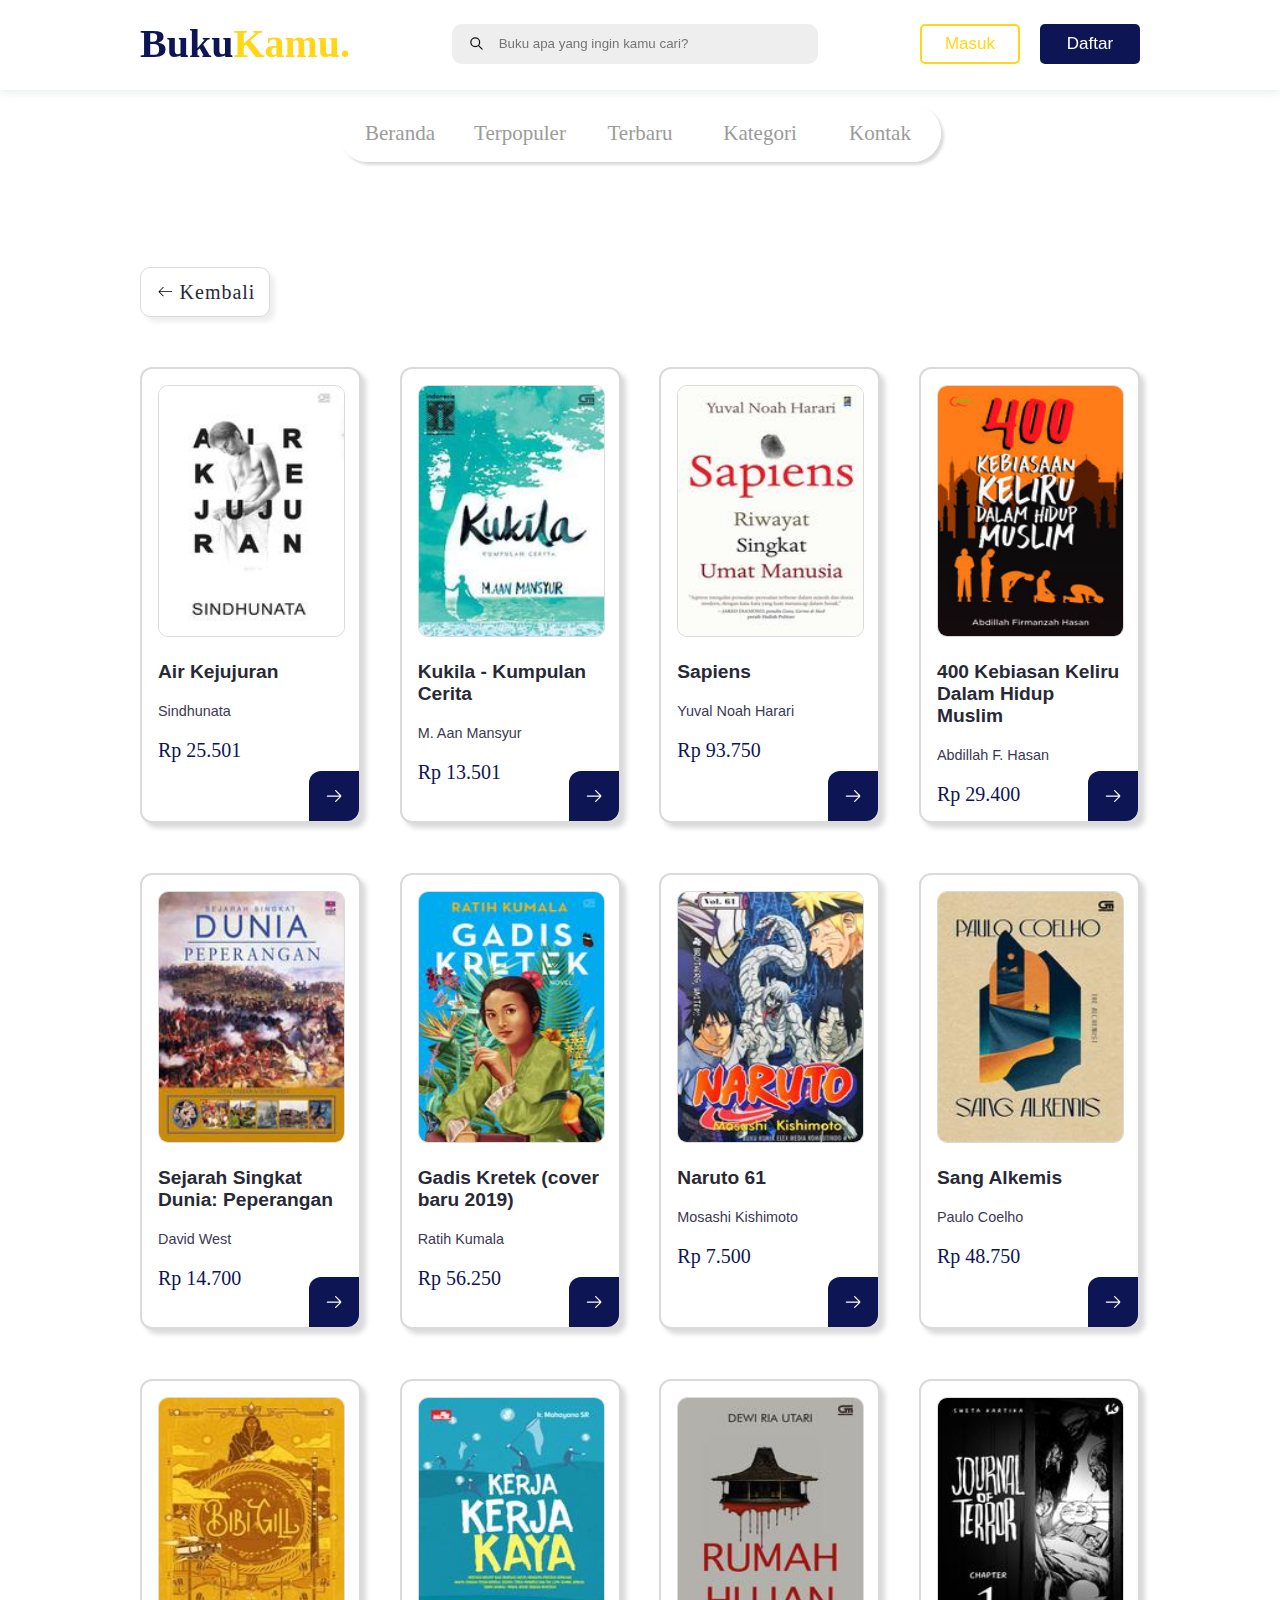
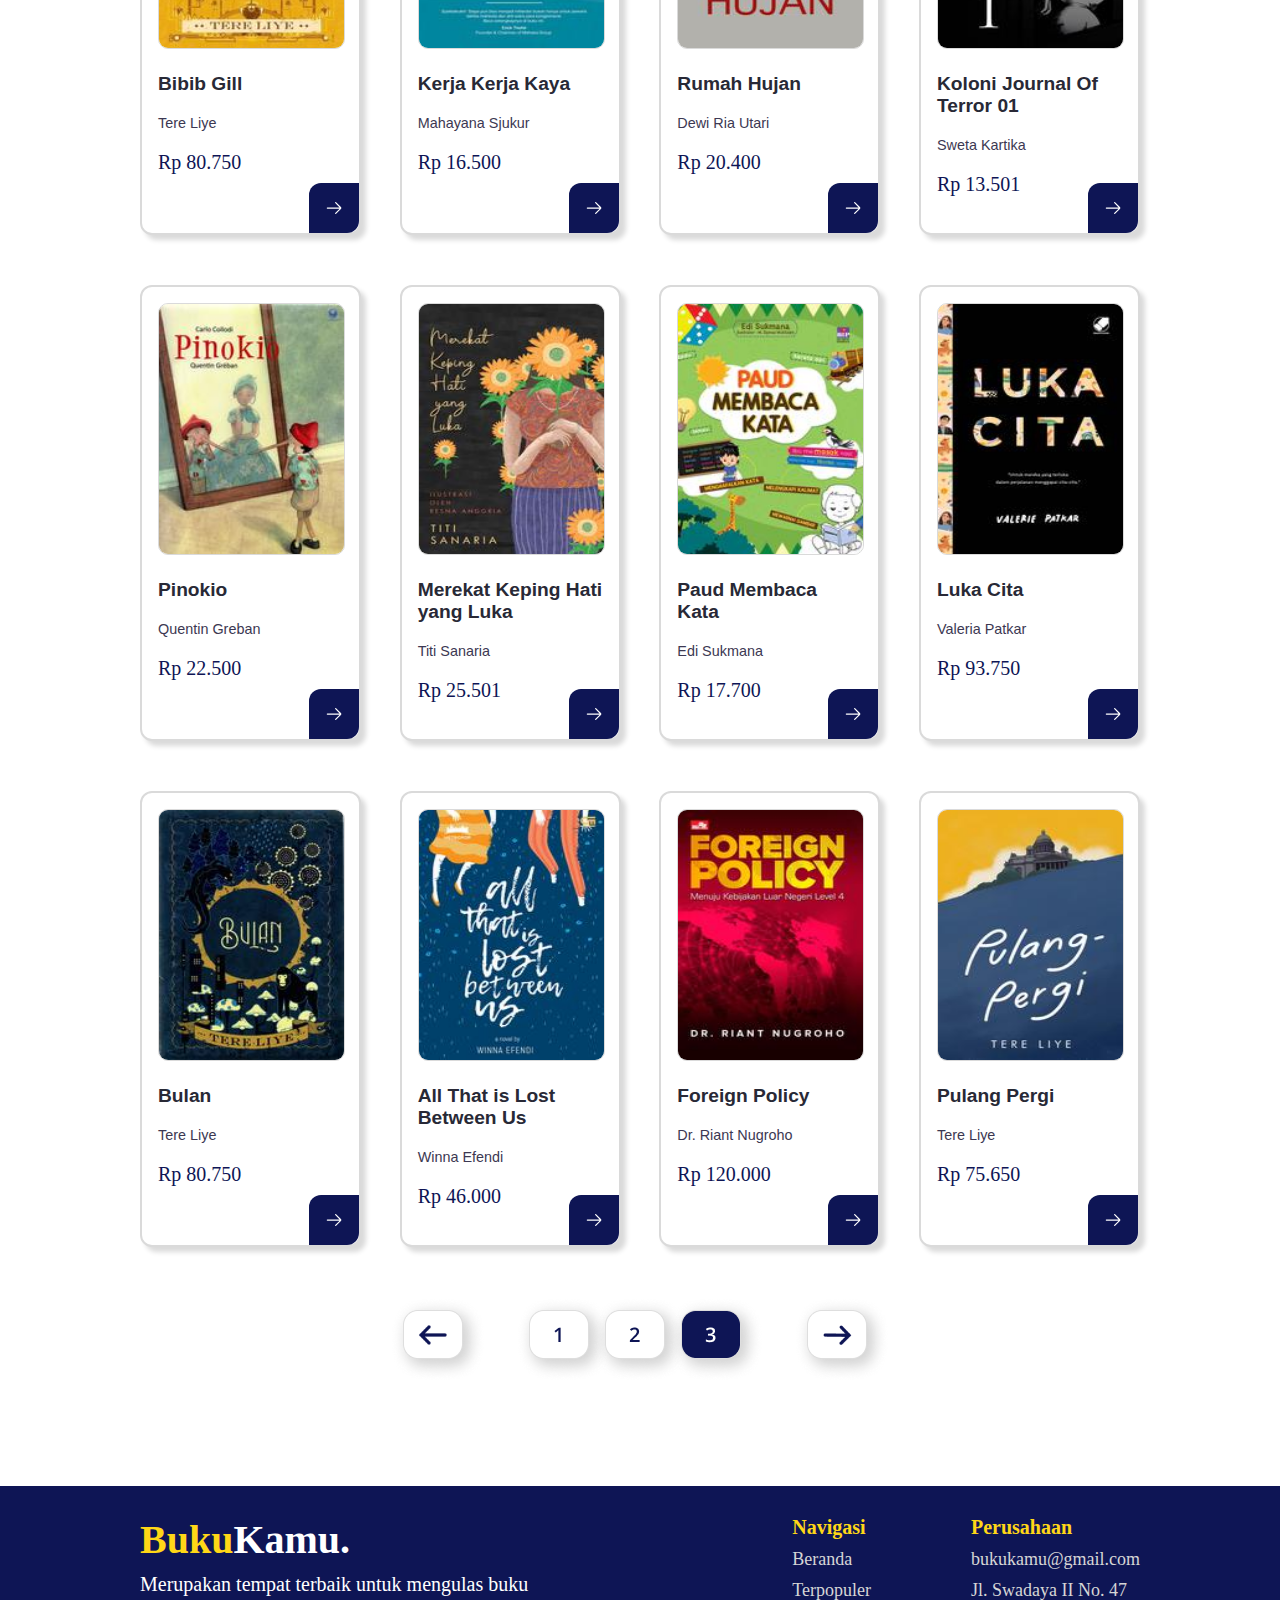
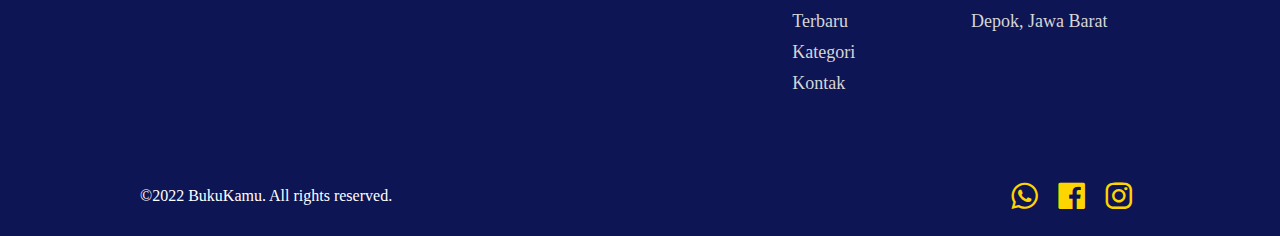
<file: html/populerHal-3.html>
<!DOCTYPE html>
<html lang="en">
  <head>
    <meta charset="UTF-8" />
    <meta http-equiv="X-UA-Compatible" content="IE=edge" />
    <meta name="viewport" content="width=device-width, initial-scale=1.0" />
    <!-- google font -->
    <link rel="preconnect" href="https://fonts.googleapis.com" />
    <link rel="preconnect" href="https://fonts.gstatic.com" crossorigin />
    <link href="https://fonts.googleapis.com/css2?family=Poppins:wght@700&display=swap" rel="stylesheet" />
    <!-- css -->
    <link rel="stylesheet" href="../css/populerHal-3.css" />
    <!-- boxicons -->
    <link href="https://unpkg.com/boxicons@2.1.4/css/boxicons.min.css" rel="stylesheet" />
    <title>Terpopuler Halaman 3</title>
  </head>
  <body>
    <!-- header -->
    <div class="header">
      <div class="container">
        <div class="logo">
          <a href="#">
            <p>Buku<span>Kamu.</span></p>
          </a>
        </div>
        <div class="pencarian">
          <form class="form">
            <label for="search">
              <input required="" autocomplete="off" placeholder="Buku apa yang ingin kamu cari?" id="search" type="text" />
              <div class="icon">
                <svg stroke-width="2" stroke="currentColor" viewBox="0 0 24 24" fill="none" xmlns="http://www.w3.org/2000/svg" class="swap-on">
                  <path d="M21 21l-6-6m2-5a7 7 0 11-14 0 7 7 0 0114 0z" stroke-linejoin="round" stroke-linecap="round"></path>
                </svg>
                <svg stroke-width="2" stroke="currentColor" viewBox="0 0 24 24" fill="none" xmlns="http://www.w3.org/2000/svg" class="swap-off">
                  <path d="M10 19l-7-7m0 0l7-7m-7 7h18" stroke-linejoin="round" stroke-linecap="round"></path>
                </svg>
              </div>
              <button type="reset" class="close-btn">
                <svg viewBox="0 0 20 20" class="h-5 w-5" xmlns="http://www.w3.org/2000/svg">
                  <path
                    clip-rule="evenodd"
                    d="M4.293 4.293a1 1 0 011.414 0L10 8.586l4.293-4.293a1 1 0 111.414 1.414L11.414 10l4.293 4.293a1 1 0 01-1.414 1.414L10 11.414l-4.293 4.293a1 1 0 01-1.414-1.414L8.586 10 4.293 5.707a1 1 0 010-1.414z"
                    fill-rule="evenodd"
                  ></path>
                </svg>
              </button>
            </label>
          </form>
        </div>
        <div class="btn-header">
          <div class="masuk">
            <button id="btn-masuk" onclick="window.open('../formLogin/html/login-2.html');">Masuk</button>
          </div>
          <div class="daftar">
            <div class="daftar">
              <button id="btn-daftar" onclick="window.open('../formLogin/html/daftar-2.html');">Daftar</button>
            </div>
          </div>
        </div>
      </div>
    </div>

    <!-- navigasi -->
    <div class="navigasi">
      <div class="container">
        <div class="navbar">
          <nav>
            <a href="../index.html">Beranda</a>
            <a href="populer.html">Terpopuler</a>
            <a href="terbaru.html">Terbaru</a>
            <a href="kategori.html">Kategori</a>
            <a href="kontak.html">Kontak</a>
            <div class="animasi"></div>
          </nav>
        </div>
      </div>
    </div>

    <!-- populer-1 -->
    <div class="populer-1">
      <div class="container">
        <div id="back-button" class="kembali">
          <button class="back">
            <svg height="20" width="20" xmlns="http://www.w3.org/2000/svg" version="1.1" viewBox="0 0 1024 1024">
              <path
                d="M874.690416 495.52477c0 11.2973-9.168824 20.466124-20.466124 20.466124l-604.773963 0 188.083679 188.083679c7.992021 7.992021 7.992021 20.947078 0 28.939099-4.001127 3.990894-9.240455 5.996574-14.46955 5.996574-5.239328 0-10.478655-1.995447-14.479783-5.996574l-223.00912-223.00912c-3.837398-3.837398-5.996574-9.046027-5.996574-14.46955 0-5.433756 2.159176-10.632151 5.996574-14.46955l223.019353-223.029586c7.992021-7.992021 20.957311-7.992021 28.949332 0 7.992021 8.002254 7.992021 20.957311 0 28.949332l-188.073446 188.073446 604.753497 0C865.521592 475.058646 874.690416 484.217237 874.690416 495.52477z"
              ></path>
            </svg>
            <span>Kembali</span>
          </button>
        </div>
        <div class="produk">
          <!-- buku-41 -->
          <div class="card">
            <a href="#terpopulerbuku-41">
              <img src="../Image Terpopuler/buku-41.jpg" alt="" class="buku-41" />
              <h3 class="card__title">Air Kejujuran</h3>
              <p class="card__content">Sindhunata</p>
              <div class="card__date">Rp 25.501</div>
              <div class="card__arrow">
                <svg xmlns="http://www.w3.org/2000/svg" fill="none" viewBox="0 0 24 24" height="20" width="20">
                  <path
                    fill="#fff"
                    d="M13.4697 17.9697C13.1768 18.2626 13.1768 18.7374 13.4697 19.0303C13.7626 19.3232 14.2374 19.3232 14.5303 19.0303L20.3232 13.2374C21.0066 12.554 21.0066 11.446 20.3232 10.7626L14.5303 4.96967C14.2374 4.67678 13.7626 4.67678 13.4697 4.96967C13.1768 5.26256 13.1768 5.73744 13.4697 6.03033L18.6893 11.25H4C3.58579 11.25 3.25 11.5858 3.25 12C3.25 12.4142 3.58579 12.75 4 12.75H18.6893L13.4697 17.9697Z"
                  ></path>
                </svg>
              </div>
            </a>
          </div>
          <div class="overlay" id="terpopulerbuku-41">
            <div class="wrapper">
              <div class="bullet">
                <img src="../image/bullet.png" alt="" />
              </div>
              <div id="back-terpopulerbuku-41" class="kembali">
                <img src="../image/close-biru.png" alt="" />
              </div>
              <div class="product-img">
                <img src="../Image Terpopuler/buku-41.jpg" />
              </div>
              <div class="product-info">
                <div class="product-text">
                  <h1>Air Kejujuran</h1>
                  <h2>Sindhunata</h2>
                </div>
                <div class="product-price-btn">
                  <p><span>Rp</span>25.501</p>
                  <div class="beli">
                    <button id="btn-beli">Beli Sekarang</button>
                  </div>
                </div>
              </div>
            </div>
          </div>

          <!-- buku-42 -->
          <div class="card">
            <a href="#terpopulerbuku-42">
              <img src="../Image Terpopuler/buku-42.jpg" alt="" class="buku-42" />
              <h3 class="card__title">Kukila - Kumpulan Cerita</h3>
              <p class="card__content">M. Aan Mansyur</p>
              <div class="card__date">Rp 13.501</div>
              <div class="card__arrow">
                <svg xmlns="http://www.w3.org/2000/svg" fill="none" viewBox="0 0 24 24" height="20" width="20">
                  <path
                    fill="#fff"
                    d="M13.4697 17.9697C13.1768 18.2626 13.1768 18.7374 13.4697 19.0303C13.7626 19.3232 14.2374 19.3232 14.5303 19.0303L20.3232 13.2374C21.0066 12.554 21.0066 11.446 20.3232 10.7626L14.5303 4.96967C14.2374 4.67678 13.7626 4.67678 13.4697 4.96967C13.1768 5.26256 13.1768 5.73744 13.4697 6.03033L18.6893 11.25H4C3.58579 11.25 3.25 11.5858 3.25 12C3.25 12.4142 3.58579 12.75 4 12.75H18.6893L13.4697 17.9697Z"
                  ></path>
                </svg>
              </div>
            </a>
          </div>
          <div class="overlay" id="terpopulerbuku-42">
            <div class="wrapper">
              <div class="bullet">
                <img src="../image/bullet.png" alt="" />
              </div>
              <div id="back-terpopulerbuku-42" class="kembali">
                <img src="../image/close-biru.png" alt="" />
              </div>
              <div class="product-img">
                <img src="../Image Terpopuler/buku-42.jpg" />
              </div>
              <div class="product-info">
                <div class="product-text">
                  <h1>Kukila - Kumpulan Cerita</h1>
                  <h2>M. Aan Mansyur</h2>
                </div>
                <div class="product-price-btn">
                  <p><span>Rp</span>13.501</p>
                  <div class="beli">
                    <button id="btn-beli">Beli Sekarang</button>
                  </div>
                </div>
              </div>
            </div>
          </div>

          <!-- buku-43 -->
          <div class="card">
            <a href="#terpopulerbuku-43">
              <img src="../Image Terpopuler/buku-43.jpg" alt="" class="buku-43" />
              <h3 class="card__title">Sapiens</h3>
              <p class="card__content">Yuval Noah Harari</p>
              <div class="card__date">Rp 93.750</div>
              <div class="card__arrow">
                <svg xmlns="http://www.w3.org/2000/svg" fill="none" viewBox="0 0 24 24" height="20" width="20">
                  <path
                    fill="#fff"
                    d="M13.4697 17.9697C13.1768 18.2626 13.1768 18.7374 13.4697 19.0303C13.7626 19.3232 14.2374 19.3232 14.5303 19.0303L20.3232 13.2374C21.0066 12.554 21.0066 11.446 20.3232 10.7626L14.5303 4.96967C14.2374 4.67678 13.7626 4.67678 13.4697 4.96967C13.1768 5.26256 13.1768 5.73744 13.4697 6.03033L18.6893 11.25H4C3.58579 11.25 3.25 11.5858 3.25 12C3.25 12.4142 3.58579 12.75 4 12.75H18.6893L13.4697 17.9697Z"
                  ></path>
                </svg>
              </div>
            </a>
          </div>
          <div class="overlay" id="terpopulerbuku-43">
            <div class="wrapper">
              <div class="bullet">
                <img src="../image/bullet.png" alt="" />
              </div>
              <div id="back-terpopulerbuku-43" class="kembali">
                <img src="../image/close-biru.png" alt="" />
              </div>
              <div class="product-img">
                <img src="../Image Terpopuler/buku-43.jpg" />
              </div>
              <div class="product-info">
                <div class="product-text">
                  <h1>Sapiens</h1>
                  <h2>Yuval Noah Harari</h2>
                </div>
                <div class="product-price-btn">
                  <p><span>Rp</span>93.750</p>
                  <div class="beli">
                    <button id="btn-beli">Beli Sekarang</button>
                  </div>
                </div>
              </div>
            </div>
          </div>

          <!-- buku-44 -->
          <div class="card">
            <a href="#terpopulerbuku-44">
              <img src="../Image Terpopuler/buku-44.jpg" alt="" class="buku-44" />
              <h3 class="card__title">400 Kebiasan Keliru Dalam Hidup Muslim</h3>
              <p class="card__content">Abdillah F. Hasan</p>
              <div class="card__date">Rp 29.400</div>
              <div class="card__arrow">
                <svg xmlns="http://www.w3.org/2000/svg" fill="none" viewBox="0 0 24 24" height="20" width="20">
                  <path
                    fill="#fff"
                    d="M13.4697 17.9697C13.1768 18.2626 13.1768 18.7374 13.4697 19.0303C13.7626 19.3232 14.2374 19.3232 14.5303 19.0303L20.3232 13.2374C21.0066 12.554 21.0066 11.446 20.3232 10.7626L14.5303 4.96967C14.2374 4.67678 13.7626 4.67678 13.4697 4.96967C13.1768 5.26256 13.1768 5.73744 13.4697 6.03033L18.6893 11.25H4C3.58579 11.25 3.25 11.5858 3.25 12C3.25 12.4142 3.58579 12.75 4 12.75H18.6893L13.4697 17.9697Z"
                  ></path>
                </svg>
              </div>
            </a>
          </div>
          <div class="overlay" id="terpopulerbuku-44">
            <div class="wrapper">
              <div class="bullet">
                <img src="../image/bullet.png" alt="" />
              </div>
              <div id="back-terpopulerbuku-44" class="kembali">
                <img src="../image/close-biru.png" alt="" />
              </div>
              <div class="product-img">
                <img src="../Image Terpopuler/buku-44.jpg" />
              </div>
              <div class="product-info">
                <div class="product-text">
                  <h1>400 Kebiasan Keliru Dalam Hidup Muslim</h1>
                  <h2>Abdillah F. Hasan</h2>
                </div>
                <div class="product-price-btn">
                  <p class="bk44"><span>Rp</span>29.400</p>
                  <div class="beli44">
                    <button id="btn-beli">Beli Sekarang</button>
                  </div>
                </div>
              </div>
            </div>
          </div>
        </div>
      </div>
    </div>

    <!-- populer-2 -->
    <div class="populer-2">
      <div class="container">
        <div class="produk">
          <!-- buku-45 -->
          <div class="card">
            <a href="#terpopulerbuku-45">
              <img src="../Image Terpopuler/buku-45.jpg" alt="" class="buku-45" />
              <h3 class="card__title">Sejarah Singkat Dunia: Peperangan</h3>
              <p class="card__content">David West</p>
              <div class="card__date">Rp 14.700</div>
              <div class="card__arrow">
                <svg xmlns="http://www.w3.org/2000/svg" fill="none" viewBox="0 0 24 24" height="20" width="20">
                  <path
                    fill="#fff"
                    d="M13.4697 17.9697C13.1768 18.2626 13.1768 18.7374 13.4697 19.0303C13.7626 19.3232 14.2374 19.3232 14.5303 19.0303L20.3232 13.2374C21.0066 12.554 21.0066 11.446 20.3232 10.7626L14.5303 4.96967C14.2374 4.67678 13.7626 4.67678 13.4697 4.96967C13.1768 5.26256 13.1768 5.73744 13.4697 6.03033L18.6893 11.25H4C3.58579 11.25 3.25 11.5858 3.25 12C3.25 12.4142 3.58579 12.75 4 12.75H18.6893L13.4697 17.9697Z"
                  ></path>
                </svg>
              </div>
            </a>
          </div>
          <div class="overlay" id="terpopulerbuku-45">
            <div class="wrapper">
              <div class="bullet">
                <img src="../image/bullet.png" alt="" />
              </div>
              <div id="back-terpopulerbuku-45" class="kembali">
                <img src="../image/close-biru.png" alt="" />
              </div>
              <div class="product-img">
                <img src="../Image Terpopuler/buku-45.jpg" />
              </div>
              <div class="product-info">
                <div class="product-text">
                  <h1>Sejarah Singkat Dunia: Peperangan</h1>
                  <h2>David West</h2>
                </div>
                <div class="product-price-btn">
                  <p><span>Rp</span>14.700</p>
                  <div class="beli">
                    <button id="btn-beli">Beli Sekarang</button>
                  </div>
                </div>
              </div>
            </div>
          </div>

          <!-- buku-46 -->
          <div class="card">
            <a href="#terpopulerbuku-46">
              <img src="../Image Terpopuler/buku-46.jpg" alt="" class="buku-46" />
              <h3 class="card__title">Gadis Kretek (cover baru 2019)</h3>
              <p class="card__content">Ratih Kumala</p>
              <div class="card__date">Rp 56.250</div>
              <div class="card__arrow">
                <svg xmlns="http://www.w3.org/2000/svg" fill="none" viewBox="0 0 24 24" height="20" width="20">
                  <path
                    fill="#fff"
                    d="M13.4697 17.9697C13.1768 18.2626 13.1768 18.7374 13.4697 19.0303C13.7626 19.3232 14.2374 19.3232 14.5303 19.0303L20.3232 13.2374C21.0066 12.554 21.0066 11.446 20.3232 10.7626L14.5303 4.96967C14.2374 4.67678 13.7626 4.67678 13.4697 4.96967C13.1768 5.26256 13.1768 5.73744 13.4697 6.03033L18.6893 11.25H4C3.58579 11.25 3.25 11.5858 3.25 12C3.25 12.4142 3.58579 12.75 4 12.75H18.6893L13.4697 17.9697Z"
                  ></path>
                </svg>
              </div>
            </a>
          </div>
          <div class="overlay" id="terpopulerbuku-46">
            <div class="wrapper">
              <div class="bullet">
                <img src="../image/bullet.png" alt="" />
              </div>
              <div id="back-terpopulerbuku-46" class="kembali">
                <img src="../image/close-biru.png" alt="" />
              </div>
              <div class="product-img">
                <img src="../Image Terpopuler/buku-46.jpg" />
              </div>
              <div class="product-info">
                <div class="product-text">
                  <h1>Gadis Kretek (cover baru 2019)</h1>
                  <h2>Ratih Kumala</h2>
                </div>
                <div class="product-price-btn">
                  <p><span>Rp</span>56.250</p>
                  <div class="beli">
                    <button id="btn-beli">Beli Sekarang</button>
                  </div>
                </div>
              </div>
            </div>
          </div>

          <!-- buku-47 -->
          <div class="card">
            <a href="#terpopulerbuku-47">
              <img src="../Image Terpopuler/buku-47.jpg" alt="" class="buku-47" />
              <h3 class="card__title">Naruto 61</h3>
              <p class="card__content">Mosashi Kishimoto</p>
              <div class="card__date">Rp 7.500</div>
              <div class="card__arrow">
                <svg xmlns="http://www.w3.org/2000/svg" fill="none" viewBox="0 0 24 24" height="20" width="20">
                  <path
                    fill="#fff"
                    d="M13.4697 17.9697C13.1768 18.2626 13.1768 18.7374 13.4697 19.0303C13.7626 19.3232 14.2374 19.3232 14.5303 19.0303L20.3232 13.2374C21.0066 12.554 21.0066 11.446 20.3232 10.7626L14.5303 4.96967C14.2374 4.67678 13.7626 4.67678 13.4697 4.96967C13.1768 5.26256 13.1768 5.73744 13.4697 6.03033L18.6893 11.25H4C3.58579 11.25 3.25 11.5858 3.25 12C3.25 12.4142 3.58579 12.75 4 12.75H18.6893L13.4697 17.9697Z"
                  ></path>
                </svg>
              </div>
            </a>
          </div>
          <div class="overlay" id="terpopulerbuku-47">
            <div class="wrapper">
              <div class="bullet">
                <img src="../image/bullet.png" alt="" />
              </div>
              <div id="back-terpopulerbuku-47" class="kembali">
                <img src="../image/close-biru.png" alt="" />
              </div>
              <div class="product-img">
                <img src="../Image Terpopuler/buku-47.jpg" />
              </div>
              <div class="product-info">
                <div class="product-text">
                  <h1>Naruto 61</h1>
                  <h2>Mosashi Kishimoto</h2>
                </div>
                <div class="product-price-btn">
                  <p><span>Rp</span>7.500</p>
                  <div class="beli">
                    <button id="btn-beli">Beli Sekarang</button>
                  </div>
                </div>
              </div>
            </div>
          </div>

          <!-- buku-48 -->
          <div class="card">
            <a href="#terpopulerbuku-48">
              <img src="../Image Terpopuler/buku-48.jpg" alt="" class="buku-48" />
              <h3 class="card__title">Sang Alkemis</h3>
              <p class="card__content">Paulo Coelho</p>
              <div class="card__date">Rp 48.750</div>
              <div class="card__arrow">
                <svg xmlns="http://www.w3.org/2000/svg" fill="none" viewBox="0 0 24 24" height="20" width="20">
                  <path
                    fill="#fff"
                    d="M13.4697 17.9697C13.1768 18.2626 13.1768 18.7374 13.4697 19.0303C13.7626 19.3232 14.2374 19.3232 14.5303 19.0303L20.3232 13.2374C21.0066 12.554 21.0066 11.446 20.3232 10.7626L14.5303 4.96967C14.2374 4.67678 13.7626 4.67678 13.4697 4.96967C13.1768 5.26256 13.1768 5.73744 13.4697 6.03033L18.6893 11.25H4C3.58579 11.25 3.25 11.5858 3.25 12C3.25 12.4142 3.58579 12.75 4 12.75H18.6893L13.4697 17.9697Z"
                  ></path>
                </svg>
              </div>
            </a>
          </div>
          <div class="overlay" id="terpopulerbuku-48">
            <div class="wrapper">
              <div class="bullet">
                <img src="../image/bullet.png" alt="" />
              </div>
              <div id="back-terpopulerbuku-48" class="kembali">
                <img src="../image/close-biru.png" alt="" />
              </div>
              <div class="product-img">
                <img src="../Image Terpopuler/buku-48.jpg" />
              </div>
              <div class="product-info">
                <div class="product-text">
                  <h1>Sang Alkemis</h1>
                  <h2>Paulo Coelho</h2>
                </div>
                <div class="product-price-btn">
                  <p><span>Rp</span>48.750</p>
                  <div class="beli">
                    <button id="btn-beli">Beli Sekarang</button>
                  </div>
                </div>
              </div>
            </div>
          </div>
        </div>
      </div>
    </div>

    <!-- populer-3 -->
    <div class="populer-3">
      <div class="container">
        <div class="produk">
          <!-- buku-49 -->
          <div class="card">
            <a href="#terpopulerbuku-49">
              <img src="../Image Terpopuler/buku-49.jpeg" alt="" class="buku-49" />
              <h3 class="card__title">Bibib Gill</h3>
              <p class="card__content">Tere Liye</p>
              <div class="card__date">Rp 80.750</div>
              <div class="card__arrow">
                <svg xmlns="http://www.w3.org/2000/svg" fill="none" viewBox="0 0 24 24" height="20" width="20">
                  <path
                    fill="#fff"
                    d="M13.4697 17.9697C13.1768 18.2626 13.1768 18.7374 13.4697 19.0303C13.7626 19.3232 14.2374 19.3232 14.5303 19.0303L20.3232 13.2374C21.0066 12.554 21.0066 11.446 20.3232 10.7626L14.5303 4.96967C14.2374 4.67678 13.7626 4.67678 13.4697 4.96967C13.1768 5.26256 13.1768 5.73744 13.4697 6.03033L18.6893 11.25H4C3.58579 11.25 3.25 11.5858 3.25 12C3.25 12.4142 3.58579 12.75 4 12.75H18.6893L13.4697 17.9697Z"
                  ></path>
                </svg>
              </div>
            </a>
          </div>
          <div class="overlay" id="terpopulerbuku-49">
            <div class="wrapper">
              <div class="bullet">
                <img src="../image/bullet.png" alt="" />
              </div>
              <div id="back-terpopulerbuku-49" class="kembali">
                <img src="../image/close-biru.png" alt="" />
              </div>
              <div class="product-img">
                <img src="../Image Terpopuler/buku-49.jpeg" />
              </div>
              <div class="product-info">
                <div class="product-text">
                  <h1>Bibib Gill</h1>
                  <h2>Tere Liye</h2>
                </div>
                <div class="product-price-btn">
                  <p><span>Rp</span>80.750</p>
                  <div class="beli">
                    <button id="btn-beli">Beli Sekarang</button>
                  </div>
                </div>
              </div>
            </div>
          </div>

          <!-- buku-50 -->
          <div class="card">
            <a href="#terpopulerbuku-50">
              <img src="../Image Terpopuler/buku-50.jpg" alt="" class="buku-50" />
              <h3 class="card__title">Kerja Kerja Kaya</h3>
              <p class="card__content">Mahayana Sjukur</p>
              <div class="card__date">Rp 16.500</div>
              <div class="card__arrow">
                <svg xmlns="http://www.w3.org/2000/svg" fill="none" viewBox="0 0 24 24" height="20" width="20">
                  <path
                    fill="#fff"
                    d="M13.4697 17.9697C13.1768 18.2626 13.1768 18.7374 13.4697 19.0303C13.7626 19.3232 14.2374 19.3232 14.5303 19.0303L20.3232 13.2374C21.0066 12.554 21.0066 11.446 20.3232 10.7626L14.5303 4.96967C14.2374 4.67678 13.7626 4.67678 13.4697 4.96967C13.1768 5.26256 13.1768 5.73744 13.4697 6.03033L18.6893 11.25H4C3.58579 11.25 3.25 11.5858 3.25 12C3.25 12.4142 3.58579 12.75 4 12.75H18.6893L13.4697 17.9697Z"
                  ></path>
                </svg>
              </div>
            </a>
          </div>
          <div class="overlay" id="terpopulerbuku-50">
            <div class="wrapper">
              <div class="bullet">
                <img src="../image/bullet.png" alt="" />
              </div>
              <div id="back-terpopulerbuku-50" class="kembali">
                <img src="../image/close-biru.png" alt="" />
              </div>
              <div class="product-img">
                <img src="../Image Terpopuler/buku-50.jpg" />
              </div>
              <div class="product-info">
                <div class="product-text">
                  <h1>Kerja Kerja Kaya</h1>
                  <h2>Mahayana Sjukur</h2>
                </div>
                <div class="product-price-btn">
                  <p><span>Rp</span>16.500</p>
                  <div class="beli">
                    <button id="btn-beli">Beli Sekarang</button>
                  </div>
                </div>
              </div>
            </div>
          </div>

          <!-- buku-51 -->
          <div class="card">
            <a href="#terpopulerbuku-51">
              <img src="../Image Terpopuler/buku-51.jpg" alt="" class="buku-51" />
              <h3 class="card__title">Rumah Hujan</h3>
              <p class="card__content">Dewi Ria Utari</p>
              <div class="card__date">Rp 20.400</div>
              <div class="card__arrow">
                <svg xmlns="http://www.w3.org/2000/svg" fill="none" viewBox="0 0 24 24" height="20" width="20">
                  <path
                    fill="#fff"
                    d="M13.4697 17.9697C13.1768 18.2626 13.1768 18.7374 13.4697 19.0303C13.7626 19.3232 14.2374 19.3232 14.5303 19.0303L20.3232 13.2374C21.0066 12.554 21.0066 11.446 20.3232 10.7626L14.5303 4.96967C14.2374 4.67678 13.7626 4.67678 13.4697 4.96967C13.1768 5.26256 13.1768 5.73744 13.4697 6.03033L18.6893 11.25H4C3.58579 11.25 3.25 11.5858 3.25 12C3.25 12.4142 3.58579 12.75 4 12.75H18.6893L13.4697 17.9697Z"
                  ></path>
                </svg>
              </div>
            </a>
          </div>
          <div class="overlay" id="terpopulerbuku-51">
            <div class="wrapper">
              <div class="bullet">
                <img src="../image/bullet.png" alt="" />
              </div>
              <div id="back-terpopulerbuku-51" class="kembali">
                <img src="../image/close-biru.png" alt="" />
              </div>
              <div class="product-img">
                <img src="../Image Terpopuler/buku-51.jpg" />
              </div>
              <div class="product-info">
                <div class="product-text">
                  <h1>Rumah Hujan</h1>
                  <h2>Dewi Ria Utari</h2>
                </div>
                <div class="product-price-btn">
                  <p><span>Rp</span>20.400</p>
                  <div class="beli">
                    <button id="btn-beli">Beli Sekarang</button>
                  </div>
                </div>
              </div>
            </div>
          </div>

          <!-- buku-52 -->
          <div class="card">
            <a href="#terpopulerbuku-52">
              <img src="../Image Terpopuler/buku-52.jpg" alt="" class="buku-52" />
              <h3 class="card__title">Koloni Journal Of Terror 01</h3>
              <p class="card__content">Sweta Kartika</p>
              <div class="card__date">Rp 13.501</div>
              <div class="card__arrow">
                <svg xmlns="http://www.w3.org/2000/svg" fill="none" viewBox="0 0 24 24" height="20" width="20">
                  <path
                    fill="#fff"
                    d="M13.4697 17.9697C13.1768 18.2626 13.1768 18.7374 13.4697 19.0303C13.7626 19.3232 14.2374 19.3232 14.5303 19.0303L20.3232 13.2374C21.0066 12.554 21.0066 11.446 20.3232 10.7626L14.5303 4.96967C14.2374 4.67678 13.7626 4.67678 13.4697 4.96967C13.1768 5.26256 13.1768 5.73744 13.4697 6.03033L18.6893 11.25H4C3.58579 11.25 3.25 11.5858 3.25 12C3.25 12.4142 3.58579 12.75 4 12.75H18.6893L13.4697 17.9697Z"
                  ></path>
                </svg>
              </div>
            </a>
          </div>
          <div class="overlay" id="terpopulerbuku-52">
            <div class="wrapper">
              <div class="bullet">
                <img src="../image/bullet.png" alt="" />
              </div>
              <div id="back-terpopulerbuku-52" class="kembali">
                <img src="../image/close-biru.png" alt="" />
              </div>
              <div class="product-img">
                <img src="../Image Terpopuler/buku-52.jpg" />
              </div>
              <div class="product-info">
                <div class="product-text">
                  <h1>Koloni Journal Of Terror 01</h1>
                  <h2>Sweta Kartika</h2>
                </div>
                <div class="product-price-btn">
                  <p><span>Rp</span>13.501</p>
                  <div class="beli">
                    <button id="btn-beli">Beli Sekarang</button>
                  </div>
                </div>
              </div>
            </div>
          </div>
        </div>
      </div>
    </div>

    <!-- populer-4 -->
    <div class="populer-4">
      <div class="container">
        <div class="produk">
          <!-- buku-53 -->
          <div class="card">
            <a href="#terpopulerbuku-53">
              <img src="../Image Terpopuler/buku-53.jpg" alt="" class="buku-53" />
              <h3 class="card__title">Pinokio</h3>
              <p class="card__content">Quentin Greban</p>
              <div class="card__date">Rp 22.500</div>
              <div class="card__arrow">
                <svg xmlns="http://www.w3.org/2000/svg" fill="none" viewBox="0 0 24 24" height="20" width="20">
                  <path
                    fill="#fff"
                    d="M13.4697 17.9697C13.1768 18.2626 13.1768 18.7374 13.4697 19.0303C13.7626 19.3232 14.2374 19.3232 14.5303 19.0303L20.3232 13.2374C21.0066 12.554 21.0066 11.446 20.3232 10.7626L14.5303 4.96967C14.2374 4.67678 13.7626 4.67678 13.4697 4.96967C13.1768 5.26256 13.1768 5.73744 13.4697 6.03033L18.6893 11.25H4C3.58579 11.25 3.25 11.5858 3.25 12C3.25 12.4142 3.58579 12.75 4 12.75H18.6893L13.4697 17.9697Z"
                  ></path>
                </svg>
              </div>
            </a>
          </div>
          <div class="overlay" id="terpopulerbuku-53">
            <div class="wrapper">
              <div class="bullet">
                <img src="../image/bullet.png" alt="" />
              </div>
              <div id="back-terpopulerbuku-53" class="kembali">
                <img src="../image/close-biru.png" alt="" />
              </div>
              <div class="product-img">
                <img src="../Image Terpopuler/buku-53.jpg" />
              </div>
              <div class="product-info">
                <div class="product-text">
                  <h1>Pinokio</h1>
                  <h2>Quentin Greban</h2>
                </div>
                <div class="product-price-btn">
                  <p><span>Rp</span>22.500</p>
                  <div class="beli">
                    <button id="btn-beli">Beli Sekarang</button>
                  </div>
                </div>
              </div>
            </div>
          </div>

          <!-- buku-54 -->
          <div class="card">
            <a href="#terpopulerbuku-54">
              <img src="../Image Terpopuler/buku-54.jpg" alt="" class="buku-54" />
              <h3 class="card__title">Merekat Keping Hati yang Luka</h3>
              <p class="card__content">Titi Sanaria</p>
              <div class="card__date">Rp 25.501</div>
              <div class="card__arrow">
                <svg xmlns="http://www.w3.org/2000/svg" fill="none" viewBox="0 0 24 24" height="20" width="20">
                  <path
                    fill="#fff"
                    d="M13.4697 17.9697C13.1768 18.2626 13.1768 18.7374 13.4697 19.0303C13.7626 19.3232 14.2374 19.3232 14.5303 19.0303L20.3232 13.2374C21.0066 12.554 21.0066 11.446 20.3232 10.7626L14.5303 4.96967C14.2374 4.67678 13.7626 4.67678 13.4697 4.96967C13.1768 5.26256 13.1768 5.73744 13.4697 6.03033L18.6893 11.25H4C3.58579 11.25 3.25 11.5858 3.25 12C3.25 12.4142 3.58579 12.75 4 12.75H18.6893L13.4697 17.9697Z"
                  ></path>
                </svg>
              </div>
            </a>
          </div>
          <div class="overlay" id="terpopulerbuku-54">
            <div class="wrapper">
              <div class="bullet">
                <img src="../image/bullet.png" alt="" />
              </div>
              <div id="back-terpopulerbuku-54" class="kembali">
                <img src="../image/close-biru.png" alt="" />
              </div>
              <div class="product-img">
                <img src="../Image Terpopuler/buku-54.jpg" />
              </div>
              <div class="product-info">
                <div class="product-text">
                  <h1>Merekat Keping Hati yang Luka</h1>
                  <h2>Titi Sanaria</h2>
                </div>
                <div class="product-price-btn">
                  <p><span>Rp</span>25.501</p>
                  <div class="beli">
                    <button id="btn-beli">Beli Sekarang</button>
                  </div>
                </div>
              </div>
            </div>
          </div>

          <!-- buku-55 -->
          <div class="card">
            <a href="#terpopulerbuku-55">
              <img src="../Image Terpopuler/buku-55.jpg" alt="" class="buku-55" />
              <h3 class="card__title">Paud Membaca Kata</h3>
              <p class="card__content">Edi Sukmana</p>
              <div class="card__date">Rp 17.700</div>
              <div class="card__arrow">
                <svg xmlns="http://www.w3.org/2000/svg" fill="none" viewBox="0 0 24 24" height="20" width="20">
                  <path
                    fill="#fff"
                    d="M13.4697 17.9697C13.1768 18.2626 13.1768 18.7374 13.4697 19.0303C13.7626 19.3232 14.2374 19.3232 14.5303 19.0303L20.3232 13.2374C21.0066 12.554 21.0066 11.446 20.3232 10.7626L14.5303 4.96967C14.2374 4.67678 13.7626 4.67678 13.4697 4.96967C13.1768 5.26256 13.1768 5.73744 13.4697 6.03033L18.6893 11.25H4C3.58579 11.25 3.25 11.5858 3.25 12C3.25 12.4142 3.58579 12.75 4 12.75H18.6893L13.4697 17.9697Z"
                  ></path>
                </svg>
              </div>
            </a>
          </div>
          <div class="overlay" id="terpopulerbuku-55">
            <div class="wrapper">
              <div class="bullet">
                <img src="../image/bullet.png" alt="" />
              </div>
              <div id="back-terpopulerbuku-55" class="kembali">
                <img src="../image/close-biru.png" alt="" />
              </div>
              <div class="product-img">
                <img src="../Image Terpopuler/buku-55.jpg" />
              </div>
              <div class="product-info">
                <div class="product-text">
                  <h1>Paud Membaca Kata</h1>
                  <h2>Edi Sukmana</h2>
                </div>
                <div class="product-price-btn">
                  <p><span>Rp</span> 17.700</p>
                  <div class="beli">
                    <button id="btn-beli">Beli Sekarang</button>
                  </div>
                </div>
              </div>
            </div>
          </div>

          <!-- buku-56 -->
          <div class="card">
            <a href="#terpopulerbuku-56">
              <img src="../Image Terpopuler/buku-56.jpg" alt="" class="buku-56" />
              <h3 class="card__title">Luka Cita</h3>
              <p class="card__content">Valeria Patkar</p>
              <div class="card__date">Rp 93.750</div>
              <div class="card__arrow">
                <svg xmlns="http://www.w3.org/2000/svg" fill="none" viewBox="0 0 24 24" height="20" width="20">
                  <path
                    fill="#fff"
                    d="M13.4697 17.9697C13.1768 18.2626 13.1768 18.7374 13.4697 19.0303C13.7626 19.3232 14.2374 19.3232 14.5303 19.0303L20.3232 13.2374C21.0066 12.554 21.0066 11.446 20.3232 10.7626L14.5303 4.96967C14.2374 4.67678 13.7626 4.67678 13.4697 4.96967C13.1768 5.26256 13.1768 5.73744 13.4697 6.03033L18.6893 11.25H4C3.58579 11.25 3.25 11.5858 3.25 12C3.25 12.4142 3.58579 12.75 4 12.75H18.6893L13.4697 17.9697Z"
                  ></path>
                </svg>
              </div>
            </a>
          </div>
          <div class="overlay" id="terpopulerbuku-56">
            <div class="wrapper">
              <div class="bullet">
                <img src="../image/bullet.png" alt="" />
              </div>
              <div id="back-terpopulerbuku-56" class="kembali">
                <img src="../image/close-biru.png" alt="" />
              </div>
              <div class="product-img">
                <img src="../Image Terpopuler/buku-56.jpg" />
              </div>
              <div class="product-info">
                <div class="product-text">
                  <h1>Luka Cita</h1>
                  <h2>Valeria Patkar</h2>
                </div>
                <div class="product-price-btn">
                  <p><span>Rp</span>93.750</p>
                  <div class="beli">
                    <button id="btn-beli">Beli Sekarang</button>
                  </div>
                </div>
              </div>
            </div>
          </div>
        </div>
      </div>
    </div>

    <!-- populer-5 -->
    <div class="populer-5">
      <div class="container">
        <div class="produk">
          <!-- buku-57 -->
          <div class="card">
            <a href="#terpopulerbuku-57">
              <img src="../Image Terpopuler/buku-57.jpg" alt="" class="buku-57" />
              <h3 class="card__title">Bulan</h3>
              <p class="card__content">Tere Liye</p>
              <div class="card__date">Rp 80.750</div>
              <div class="card__arrow">
                <svg xmlns="http://www.w3.org/2000/svg" fill="none" viewBox="0 0 24 24" height="20" width="20">
                  <path
                    fill="#fff"
                    d="M13.4697 17.9697C13.1768 18.2626 13.1768 18.7374 13.4697 19.0303C13.7626 19.3232 14.2374 19.3232 14.5303 19.0303L20.3232 13.2374C21.0066 12.554 21.0066 11.446 20.3232 10.7626L14.5303 4.96967C14.2374 4.67678 13.7626 4.67678 13.4697 4.96967C13.1768 5.26256 13.1768 5.73744 13.4697 6.03033L18.6893 11.25H4C3.58579 11.25 3.25 11.5858 3.25 12C3.25 12.4142 3.58579 12.75 4 12.75H18.6893L13.4697 17.9697Z"
                  ></path>
                </svg>
              </div>
            </a>
          </div>
          <div class="overlay" id="terpopulerbuku-57">
            <div class="wrapper">
              <div class="bullet">
                <img src="../image/bullet.png" alt="" />
              </div>
              <div id="back-terpopulerbuku-57" class="kembali">
                <img src="../image/close-biru.png" alt="" />
              </div>
              <div class="product-img">
                <img src="../Image Terpopuler/buku-57.jpg" />
              </div>
              <div class="product-info">
                <div class="product-text">
                  <h1>Bulan</h1>
                  <h2>Tere Liye</h2>
                </div>
                <div class="product-price-btn">
                  <p><span>Rp</span>80.750</p>
                  <div class="beli">
                    <button id="btn-beli">Beli Sekarang</button>
                  </div>
                </div>
              </div>
            </div>
          </div>

          <!-- buku-58 -->
          <div class="card">
            <a href="#terpopulerbuku-58">
              <img src="../Image Terpopuler/buku-58.jpg" alt="" class="buku-58" />
              <h3 class="card__title">All That is Lost Between Us</h3>
              <p class="card__content">Winna Efendi</p>
              <div class="card__date">Rp 46.000</div>
              <div class="card__arrow">
                <svg xmlns="http://www.w3.org/2000/svg" fill="none" viewBox="0 0 24 24" height="20" width="20">
                  <path
                    fill="#fff"
                    d="M13.4697 17.9697C13.1768 18.2626 13.1768 18.7374 13.4697 19.0303C13.7626 19.3232 14.2374 19.3232 14.5303 19.0303L20.3232 13.2374C21.0066 12.554 21.0066 11.446 20.3232 10.7626L14.5303 4.96967C14.2374 4.67678 13.7626 4.67678 13.4697 4.96967C13.1768 5.26256 13.1768 5.73744 13.4697 6.03033L18.6893 11.25H4C3.58579 11.25 3.25 11.5858 3.25 12C3.25 12.4142 3.58579 12.75 4 12.75H18.6893L13.4697 17.9697Z"
                  ></path>
                </svg>
              </div>
            </a>
          </div>
          <div class="overlay" id="terpopulerbuku-58">
            <div class="wrapper">
              <div class="bullet">
                <img src="../image/bullet.png" alt="" />
              </div>
              <div id="back-terpopulerbuku-58" class="kembali">
                <img src="../image/close-biru.png" alt="" />
              </div>
              <div class="product-img">
                <img src="../Image Terpopuler/buku-58.jpg" />
              </div>
              <div class="product-info">
                <div class="product-text">
                  <h1>All That is Lost Between Us</h1>
                  <h2>Winna Efendi</h2>
                </div>
                <div class="product-price-btn">
                  <p><span>Rp</span>46.000</p>
                  <div class="beli">
                    <button id="btn-beli">Beli Sekarang</button>
                  </div>
                </div>
              </div>
            </div>
          </div>

          <!-- buku-59 -->
          <div class="card">
            <a href="#terpopulerbuku-59">
              <img src="../Image Terpopuler/buku-59.jpg" alt="" class="buku-59" />
              <h3 class="card__title">Foreign Policy</h3>
              <p class="card__content">Dr. Riant Nugroho</p>
              <div class="card__date">Rp 120.000</div>
              <div class="card__arrow">
                <svg xmlns="http://www.w3.org/2000/svg" fill="none" viewBox="0 0 24 24" height="20" width="20">
                  <path
                    fill="#fff"
                    d="M13.4697 17.9697C13.1768 18.2626 13.1768 18.7374 13.4697 19.0303C13.7626 19.3232 14.2374 19.3232 14.5303 19.0303L20.3232 13.2374C21.0066 12.554 21.0066 11.446 20.3232 10.7626L14.5303 4.96967C14.2374 4.67678 13.7626 4.67678 13.4697 4.96967C13.1768 5.26256 13.1768 5.73744 13.4697 6.03033L18.6893 11.25H4C3.58579 11.25 3.25 11.5858 3.25 12C3.25 12.4142 3.58579 12.75 4 12.75H18.6893L13.4697 17.9697Z"
                  ></path>
                </svg>
              </div>
            </a>
          </div>
          <div class="overlay" id="terpopulerbuku-59">
            <div class="wrapper">
              <div class="bullet">
                <img src="../image/bullet.png" alt="" />
              </div>
              <div id="back-terpopulerbuku-59" class="kembali">
                <img src="../image/close-biru.png" alt="" />
              </div>
              <div class="product-img">
                <img src="../Image Terpopuler/buku-59.jpg" />
              </div>
              <div class="product-info">
                <div class="product-text">
                  <h1>Foreign Policy</h1>
                  <h2>Dr. Riant Nugroho</h2>
                </div>
                <div class="product-price-btn">
                  <p><span>Rp</span>120.000</p>
                  <div class="beli">
                    <button id="btn-beli">Beli Sekarang</button>
                  </div>
                </div>
              </div>
            </div>
          </div>

          <!-- buku-60 -->
          <div class="card">
            <a href="#terpopulerbuku-60">
              <img src="../Image Terpopuler/buku-60.jpeg" alt="" class="buku-60" />
              <h3 class="card__title">Pulang Pergi</h3>
              <p class="card__content">Tere Liye</p>
              <div class="card__date">Rp 75.650</div>
              <div class="card__arrow">
                <svg xmlns="http://www.w3.org/2000/svg" fill="none" viewBox="0 0 24 24" height="20" width="20">
                  <path
                    fill="#fff"
                    d="M13.4697 17.9697C13.1768 18.2626 13.1768 18.7374 13.4697 19.0303C13.7626 19.3232 14.2374 19.3232 14.5303 19.0303L20.3232 13.2374C21.0066 12.554 21.0066 11.446 20.3232 10.7626L14.5303 4.96967C14.2374 4.67678 13.7626 4.67678 13.4697 4.96967C13.1768 5.26256 13.1768 5.73744 13.4697 6.03033L18.6893 11.25H4C3.58579 11.25 3.25 11.5858 3.25 12C3.25 12.4142 3.58579 12.75 4 12.75H18.6893L13.4697 17.9697Z"
                  ></path>
                </svg>
              </div>
            </a>
          </div>
          <div class="overlay" id="terpopulerbuku-60">
            <div class="wrapper">
              <div class="bullet">
                <img src="../image/bullet.png" alt="" />
              </div>
              <div id="back-terpopulerbuku-60" class="kembali">
                <img src="../image/close-biru.png" alt="" />
              </div>
              <div class="product-img">
                <img src="../Image Terpopuler/buku-60.jpeg" />
              </div>
              <div class="product-info">
                <div class="product-text">
                  <h1>Pulang Pergi</h1>
                  <h2>Tere Liye</h2>
                </div>
                <div class="product-price-btn">
                  <p><span>Rp</span>75.650</p>
                  <div class="beli">
                    <button id="btn-beli">Beli Sekarang</button>
                  </div>
                </div>
              </div>
            </div>
          </div>
        </div>
      </div>
    </div>

    <!-- halaman -->
    <div class="halaman">
      <div class="container">
        <div class="page">
          <div class="kiri">
            <a href="populerHal-2.html">
              <img src="../image/kiri.png" alt="" />
            </a>
          </div>
          <div class="tengah">
            <div class="satu">
              <a href="#">
                <img src="../image/satu(2).png" alt="" />
              </a>
            </div>
            <div class="dua">
              <a href="populerHal-2.html">
                <img src="../image/dua.png" alt="" />
              </a>
            </div>
            <div class="tiga">
              <a href="populerHal-3.html">
                <img src="../image/tiga(2).png" alt="" />
              </a>
            </div>
          </div>
          <div class="kanan">
            <a href="populer.html">
              <img src="../image/kanan.png" alt="" />
            </a>
          </div>
        </div>
      </div>
    </div>

    <!-- footer -->
    <div class="footer">
      <div class="container">
        <div class="isi-footer">
          <div class="left">
            <div class="heading">
              <p>Buku<span>Kamu.</span></p>
            </div>
            <div class="subheading">
              <p>Merupakan tempat terbaik untuk mengulas buku</p>
            </div>
          </div>
          <div class="right">
            <div class="baris-1">
              <h3>Navigasi</h3>
              <ul>
                <li><a href="../index.html">Beranda</a></li>
                <li><a href="populer.html">Terpopuler</a></li>
                <li><a href="terbaru.html">Terbaru</a></li>
                <li><a href="kategori.html">Kategori</a></li>
                <li><a href="kontak.html">Kontak</a></li>
              </ul>
            </div>
            <div class="baris-2">
              <h3>Perusahaan</h3>
              <ul>
                <li><a href="#">bukukamu@gmail.com</a></li>
                <li><a href="#">Jl. Swadaya II No. 47</a></li>
                <li><a href="#">Depok, Jawa Barat</a></li>
              </ul>
            </div>
          </div>
        </div>
        <div class="isifooter-2">
          <div class="isi-kiri">
            <p>&copy;2022 BukuKamu. All rights reserved.</p>
          </div>
          <div class="isi-kanan">
            <a href="#">
              <a href="https://wa.me/628161120362?text=contoh%20isi%20pesan%20dikirim%20via%20whatsapp"><i class="bx bxl-whatsapp"></i></a>
            </a>
            <a href="#">
              <a href="https://web.facebook.com/badol.kumal"><i class="bx bxl-facebook-square"></i></a>
            </a>
            <a href="#">
              <a href="https://www.instagram.com/namasayafarhan_/"><i class="bx bxl-instagram"></i></a>
            </a>
          </div>
        </div>
      </div>
    </div>
    <script src="../javascript/populerHal3.js"></script>
  </body>
</html>
</file>
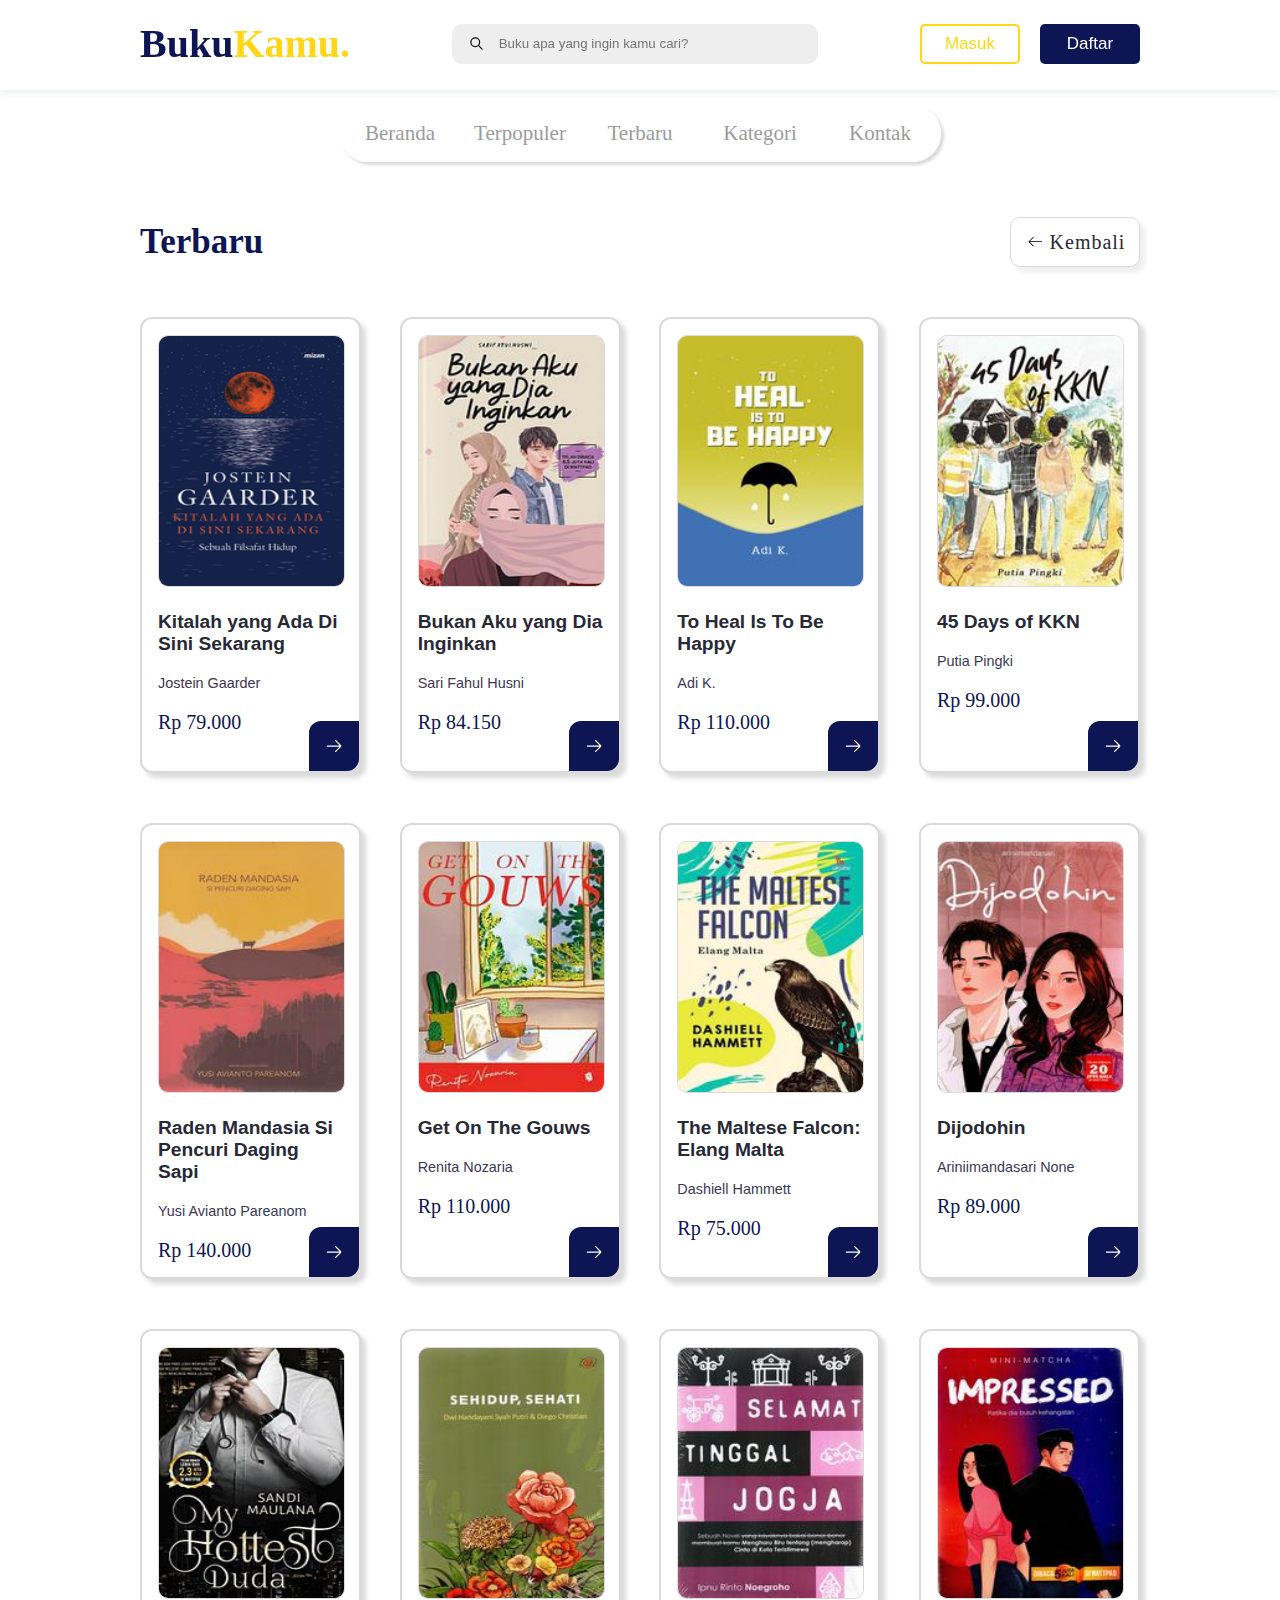
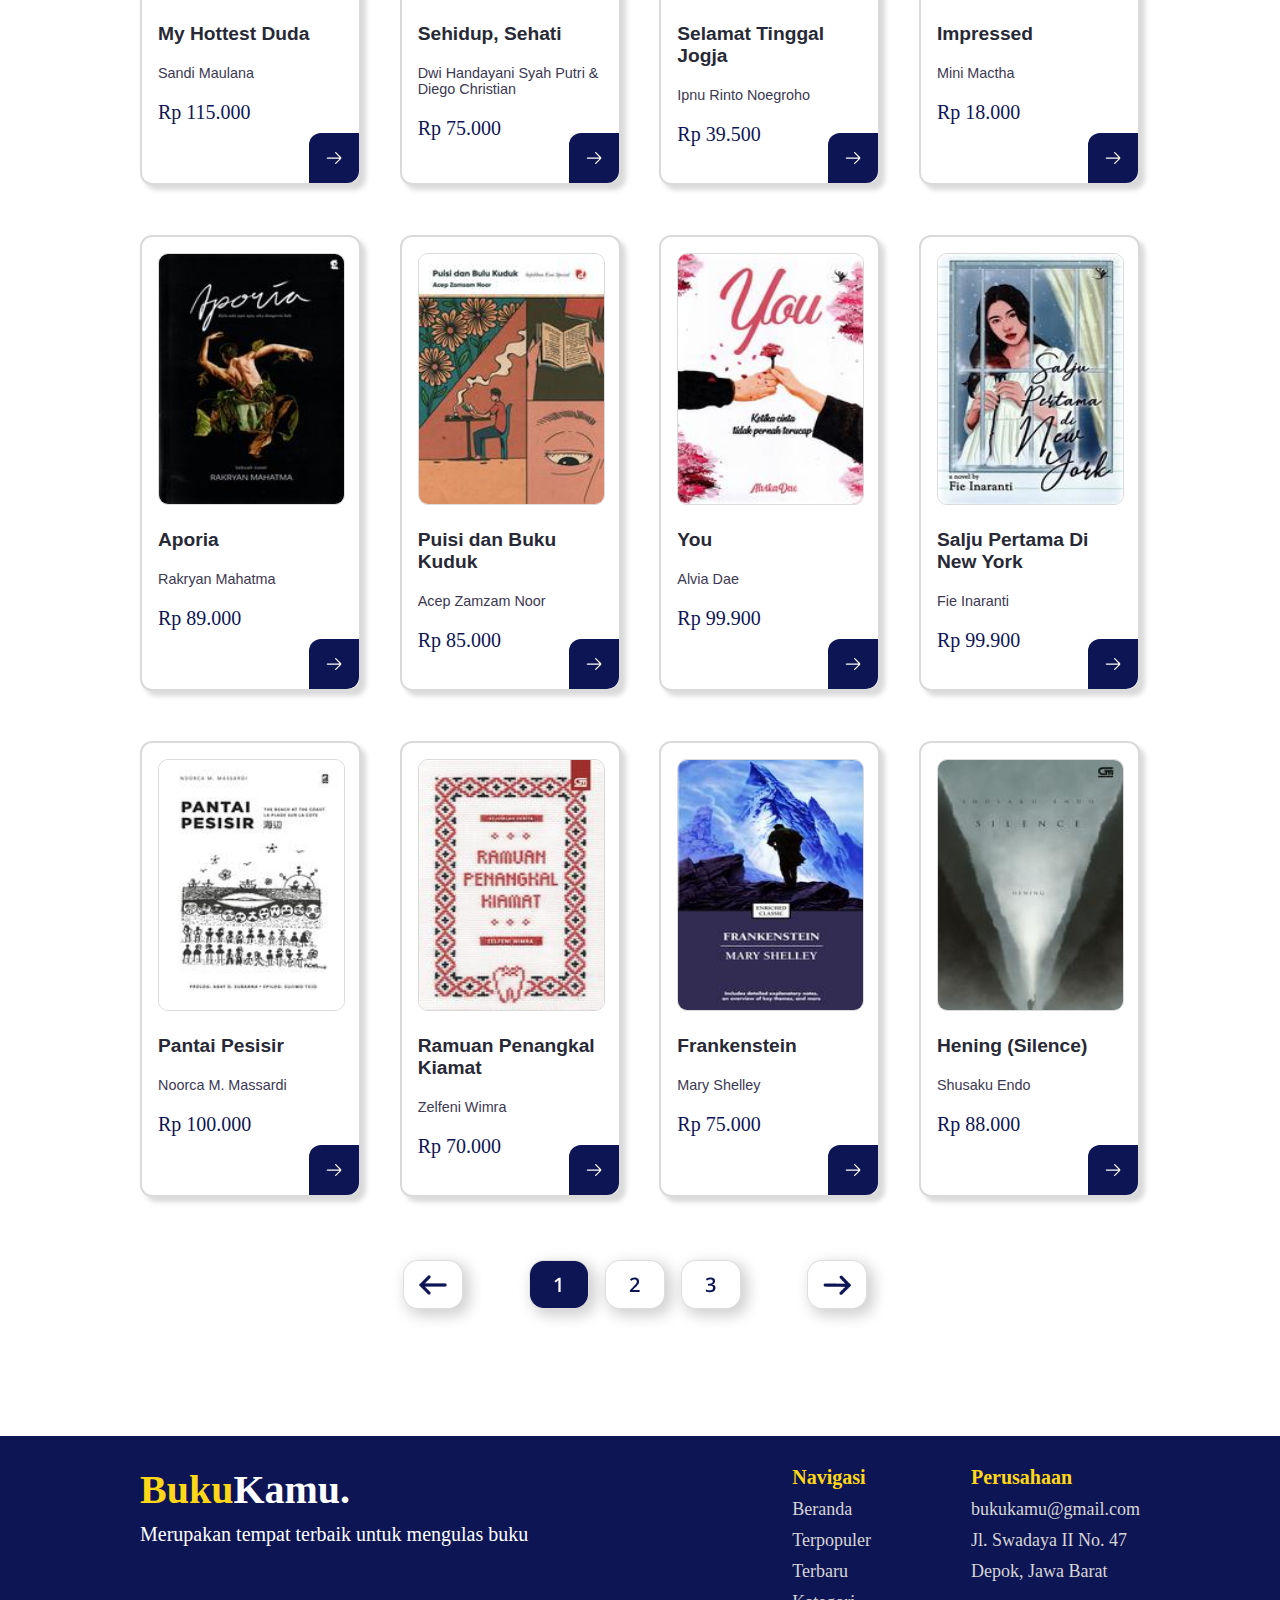
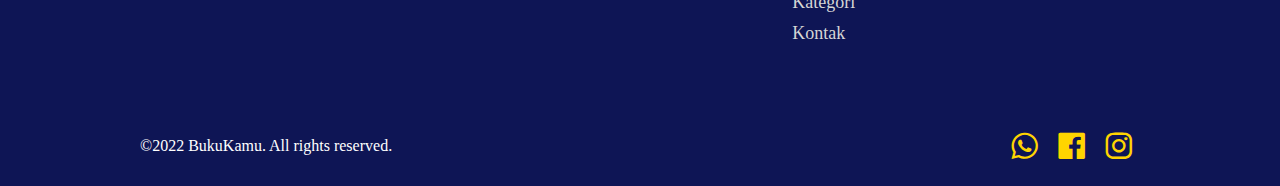
<file: html/terbaru.html>
<!DOCTYPE html>
<html lang="en">
  <head>
    <meta charset="UTF-8" />
    <meta http-equiv="X-UA-Compatible" content="IE=edge" />
    <meta name="viewport" content="width=device-width, initial-scale=1.0" />
    <!-- google font -->
    <link rel="preconnect" href="https://fonts.googleapis.com" />
    <link rel="preconnect" href="https://fonts.gstatic.com" crossorigin />
    <link href="https://fonts.googleapis.com/css2?family=Poppins:wght@700&display=swap" rel="stylesheet" />
    <!-- css -->
    <link rel="stylesheet" href="../css/terbaru.css" />
    <!-- boxicons -->
    <link href="https://unpkg.com/boxicons@2.1.4/css/boxicons.min.css" rel="stylesheet" />
    <title>Terbaru Halaman 1</title>
  </head>
  <body>
    <!-- header -->
    <div class="header">
      <div class="container">
        <div class="logo">
          <a href="#">
            <p>Buku<span>Kamu.</span></p>
          </a>
        </div>
        <div class="pencarian">
          <form class="form">
            <label for="search">
              <input required="" autocomplete="off" placeholder="Buku apa yang ingin kamu cari?" id="search" type="text" />
              <div class="icon">
                <svg stroke-width="2" stroke="currentColor" viewBox="0 0 24 24" fill="none" xmlns="http://www.w3.org/2000/svg" class="swap-on">
                  <path d="M21 21l-6-6m2-5a7 7 0 11-14 0 7 7 0 0114 0z" stroke-linejoin="round" stroke-linecap="round"></path>
                </svg>
                <svg stroke-width="2" stroke="currentColor" viewBox="0 0 24 24" fill="none" xmlns="http://www.w3.org/2000/svg" class="swap-off">
                  <path d="M10 19l-7-7m0 0l7-7m-7 7h18" stroke-linejoin="round" stroke-linecap="round"></path>
                </svg>
              </div>
              <button type="reset" class="close-btn">
                <svg viewBox="0 0 20 20" class="h-5 w-5" xmlns="http://www.w3.org/2000/svg">
                  <path
                    clip-rule="evenodd"
                    d="M4.293 4.293a1 1 0 011.414 0L10 8.586l4.293-4.293a1 1 0 111.414 1.414L11.414 10l4.293 4.293a1 1 0 01-1.414 1.414L10 11.414l-4.293 4.293a1 1 0 01-1.414-1.414L8.586 10 4.293 5.707a1 1 0 010-1.414z"
                    fill-rule="evenodd"
                  ></path>
                </svg>
              </button>
            </label>
          </form>
        </div>
        <div class="btn-header">
          <div class="masuk">
            <button id="btn-masuk" onclick="window.open('../formLogin/html/login-2.html');">Masuk</button>
          </div>
          <div class="daftar">
            <div class="daftar">
              <button id="btn-daftar" onclick="window.open('../formLogin/html/daftar-2.html');">Daftar</button>
            </div>
          </div>
        </div>
      </div>
    </div>

    <!-- navigasi -->
    <div class="navigasi">
      <div class="container">
        <div class="navbar">
          <nav>
            <a href="../index.html">Beranda</a>
            <a href="populer.html">Terpopuler</a>
            <a href="terbaru.html">Terbaru</a>
            <a href="kategori.html">Kategori</a>
            <a href="kontak.html">Kontak</a>
            <div class="animasi"></div>
          </nav>
        </div>
      </div>
    </div>

    <!-- populer-1 -->
    <div class="populer-1">
      <div class="container">
        <div class="judul">
          <p class="populer">Terbaru</p>
          <div id="back-button" class="kembali">
            <button class="back">
              <svg height="20" width="20" xmlns="http://www.w3.org/2000/svg" version="1.1" viewBox="0 0 1024 1024">
                <path
                  d="M874.690416 495.52477c0 11.2973-9.168824 20.466124-20.466124 20.466124l-604.773963 0 188.083679 188.083679c7.992021 7.992021 7.992021 20.947078 0 28.939099-4.001127 3.990894-9.240455 5.996574-14.46955 5.996574-5.239328 0-10.478655-1.995447-14.479783-5.996574l-223.00912-223.00912c-3.837398-3.837398-5.996574-9.046027-5.996574-14.46955 0-5.433756 2.159176-10.632151 5.996574-14.46955l223.019353-223.029586c7.992021-7.992021 20.957311-7.992021 28.949332 0 7.992021 8.002254 7.992021 20.957311 0 28.949332l-188.073446 188.073446 604.753497 0C865.521592 475.058646 874.690416 484.217237 874.690416 495.52477z"
                ></path>
              </svg>
              <span>Kembali</span>
            </button>
          </div>
        </div>
        <div class="produk">
          <!-- buku-1 -->
          <div class="card">
            <a href="#terbarubuku-1">
              <img src="../Image Terbaru/buku-1.png" alt="" class="buku-1" />
              <h3 class="card__title">Kitalah yang Ada Di Sini Sekarang</h3>
              <p class="card__content">Jostein Gaarder</p>
              <div class="card__date">Rp 79.000</div>
              <div class="card__arrow">
                <svg xmlns="http://www.w3.org/2000/svg" fill="none" viewBox="0 0 24 24" height="20" width="20">
                  <path
                    fill="#fff"
                    d="M13.4697 17.9697C13.1768 18.2626 13.1768 18.7374 13.4697 19.0303C13.7626 19.3232 14.2374 19.3232 14.5303 19.0303L20.3232 13.2374C21.0066 12.554 21.0066 11.446 20.3232 10.7626L14.5303 4.96967C14.2374 4.67678 13.7626 4.67678 13.4697 4.96967C13.1768 5.26256 13.1768 5.73744 13.4697 6.03033L18.6893 11.25H4C3.58579 11.25 3.25 11.5858 3.25 12C3.25 12.4142 3.58579 12.75 4 12.75H18.6893L13.4697 17.9697Z"
                  ></path>
                </svg>
              </div>
            </a>
          </div>
          <div class="overlay" id="terbarubuku-1">
            <div class="wrapper">
              <div class="bullet">
                <img src="../image/bullet.png" alt="" />
              </div>
              <div id="back-terbarubuku-1" class="kembali">
                <img src="../image/close-biru.png" alt="" />
              </div>
              <div class="product-img">
                <img src="../Image Terbaru/buku-1.png" />
              </div>
              <div class="product-info">
                <div class="product-text">
                  <h1>Kitalah yang Ada Di Sini Sekarang</h1>
                  <h2>Jostein Gaarder</h2>
                </div>
                <div class="product-price-btn">
                  <p><span>Rp</span>79.000</p>
                  <div class="beli">
                    <button id="btn-beli">Beli Sekarang</button>
                  </div>
                </div>
              </div>
            </div>
          </div>

          <!-- buku-2 -->
          <div class="card">
            <a href="#terbarubuku-2">
              <img src="../Image Terbaru/buku-2.jpg" alt="" class="buku-2" />
              <h3 class="card__title">Bukan Aku yang Dia Inginkan</h3>
              <p class="card__content">Sari Fahul Husni</p>
              <div class="card__date">Rp 84.150</div>
              <div class="card__arrow">
                <svg xmlns="http://www.w3.org/2000/svg" fill="none" viewBox="0 0 24 24" height="20" width="20">
                  <path
                    fill="#fff"
                    d="M13.4697 17.9697C13.1768 18.2626 13.1768 18.7374 13.4697 19.0303C13.7626 19.3232 14.2374 19.3232 14.5303 19.0303L20.3232 13.2374C21.0066 12.554 21.0066 11.446 20.3232 10.7626L14.5303 4.96967C14.2374 4.67678 13.7626 4.67678 13.4697 4.96967C13.1768 5.26256 13.1768 5.73744 13.4697 6.03033L18.6893 11.25H4C3.58579 11.25 3.25 11.5858 3.25 12C3.25 12.4142 3.58579 12.75 4 12.75H18.6893L13.4697 17.9697Z"
                  ></path>
                </svg>
              </div>
            </a>
          </div>
          <div class="overlay" id="terbarubuku-2">
            <div class="wrapper">
              <div class="bullet">
                <img src="../image/bullet.png" alt="" />
              </div>
              <div id="back-terbarubuku-2" class="kembali">
                <img src="../image/close-biru.png" alt="" />
              </div>
              <div class="product-img">
                <img src="../Image Terbaru/buku-2.jpg" />
              </div>
              <div class="product-info">
                <div class="product-text">
                  <h1>Bukan Aku yang Dia Inginkan</h1>
                  <h2>Sari Fahul Husni</h2>
                </div>
                <div class="product-price-btn">
                  <p><span>Rp</span>84.150</p>
                  <div class="beli">
                    <button id="btn-beli">Beli Sekarang</button>
                  </div>
                </div>
              </div>
            </div>
          </div>

          <!-- buku-3 -->
          <div class="card">
            <a href="#terbarubuku-3">
              <img src="../Image Terbaru/buku-3.jpg" alt="" class="buku-3" />
              <h3 class="card__title">To Heal Is To Be Happy</h3>
              <p class="card__content">Adi K.</p>
              <div class="card__date">Rp 110.000</div>
              <div class="card__arrow">
                <svg xmlns="http://www.w3.org/2000/svg" fill="none" viewBox="0 0 24 24" height="20" width="20">
                  <path
                    fill="#fff"
                    d="M13.4697 17.9697C13.1768 18.2626 13.1768 18.7374 13.4697 19.0303C13.7626 19.3232 14.2374 19.3232 14.5303 19.0303L20.3232 13.2374C21.0066 12.554 21.0066 11.446 20.3232 10.7626L14.5303 4.96967C14.2374 4.67678 13.7626 4.67678 13.4697 4.96967C13.1768 5.26256 13.1768 5.73744 13.4697 6.03033L18.6893 11.25H4C3.58579 11.25 3.25 11.5858 3.25 12C3.25 12.4142 3.58579 12.75 4 12.75H18.6893L13.4697 17.9697Z"
                  ></path>
                </svg>
              </div>
            </a>
          </div>
          <div class="overlay" id="terbarubuku-3">
            <div class="wrapper">
              <div class="bullet">
                <img src="../image/bullet.png" alt="" />
              </div>
              <div id="back-terbarubuku-3" class="kembali">
                <img src="../image/close-biru.png" alt="" />
              </div>
              <div class="product-img">
                <img src="../Image Terbaru/buku-3.jpg" />
              </div>
              <div class="product-info">
                <div class="product-text">
                  <h1>To Heal Is To Be Happy</h1>
                  <h2>Adi K.</h2>
                </div>
                <div class="product-price-btn">
                  <p><span>Rp</span>110.000</p>
                  <div class="beli">
                    <button id="btn-beli">Beli Sekarang</button>
                  </div>
                </div>
              </div>
            </div>
          </div>

          <!-- buku-4 -->
          <div class="card">
            <a href="#terbarubuku-4">
              <img src="../Image Terbaru/buku-4.jpg" alt="" class="buku-4" />
              <h3 class="card__title">45 Days of KKN</h3>
              <p class="card__content">Putia Pingki</p>
              <div class="card__date">Rp 99.000</div>
              <div class="card__arrow">
                <svg xmlns="http://www.w3.org/2000/svg" fill="none" viewBox="0 0 24 24" height="20" width="20">
                  <path
                    fill="#fff"
                    d="M13.4697 17.9697C13.1768 18.2626 13.1768 18.7374 13.4697 19.0303C13.7626 19.3232 14.2374 19.3232 14.5303 19.0303L20.3232 13.2374C21.0066 12.554 21.0066 11.446 20.3232 10.7626L14.5303 4.96967C14.2374 4.67678 13.7626 4.67678 13.4697 4.96967C13.1768 5.26256 13.1768 5.73744 13.4697 6.03033L18.6893 11.25H4C3.58579 11.25 3.25 11.5858 3.25 12C3.25 12.4142 3.58579 12.75 4 12.75H18.6893L13.4697 17.9697Z"
                  ></path>
                </svg>
              </div>
            </a>
          </div>
          <div class="overlay" id="terbarubuku-4">
            <div class="wrapper">
              <div class="bullet">
                <img src="../image/bullet.png" alt="" />
              </div>
              <div id="back-terbarubuku-4" class="kembali">
                <img src="../image/close-biru.png" alt="" />
              </div>
              <div class="product-img">
                <img src="../Image Terbaru/buku-4.jpg" />
              </div>
              <div class="product-info">
                <div class="product-text">
                  <h1>45 Days of KKN</h1>
                  <h2>Putia Pingki</h2>
                </div>
                <div class="product-price-btn">
                  <p><span>Rp</span>99.000</p>
                  <div class="beli">
                    <button id="btn-beli">Beli Sekarang</button>
                  </div>
                </div>
              </div>
            </div>
          </div>
        </div>
      </div>
    </div>

    <!-- populer-2 -->
    <div class="populer-2">
      <div class="container">
        <div class="produk">
          <!-- buku-5 -->
          <div class="card">
            <a href="#terbarubuku-5">
              <img src="../Image Terbaru/buku-5.jpg" alt="" class="buku-5" />
              <h3 class="card__title">Raden Mandasia Si Pencuri Daging Sapi</h3>
              <p class="card__content">Yusi Avianto Pareanom</p>
              <div class="card__date">Rp 140.000</div>
              <div class="card__arrow">
                <svg xmlns="http://www.w3.org/2000/svg" fill="none" viewBox="0 0 24 24" height="20" width="20">
                  <path
                    fill="#fff"
                    d="M13.4697 17.9697C13.1768 18.2626 13.1768 18.7374 13.4697 19.0303C13.7626 19.3232 14.2374 19.3232 14.5303 19.0303L20.3232 13.2374C21.0066 12.554 21.0066 11.446 20.3232 10.7626L14.5303 4.96967C14.2374 4.67678 13.7626 4.67678 13.4697 4.96967C13.1768 5.26256 13.1768 5.73744 13.4697 6.03033L18.6893 11.25H4C3.58579 11.25 3.25 11.5858 3.25 12C3.25 12.4142 3.58579 12.75 4 12.75H18.6893L13.4697 17.9697Z"
                  ></path>
                </svg>
              </div>
            </a>
          </div>
          <div class="overlay" id="terbarubuku-5">
            <div class="wrapper">
              <div class="bullet">
                <img src="../image/bullet.png" alt="" />
              </div>
              <div id="back-terbarubuku-5" class="kembali">
                <img src="../image/close-biru.png" alt="" />
              </div>
              <div class="product-img">
                <img src="../Image Terbaru/buku-5.jpg" />
              </div>
              <div class="product-info">
                <div class="product-text">
                  <h1>Raden Mandasia Si Pencuri Daging Sapi</h1>
                  <h2>Yusi Avianto Pareanom</h2>
                </div>
                <div class="product-price-btn">
                  <p><span>Rp</span>140.000</p>
                  <div class="beli">
                    <button id="btn-beli">Beli Sekarang</button>
                  </div>
                </div>
              </div>
            </div>
          </div>

          <!-- buku-6 -->
          <div class="card">
            <a href="#terbarubuku-6">
              <img src="../Image Terbaru/buku-6.jpg" alt="" class="buku-6" />
              <h3 class="card__title">Get On The Gouws</h3>
              <p class="card__content">Renita Nozaria</p>
              <div class="card__date">Rp 110.000</div>
              <div class="card__arrow">
                <svg xmlns="http://www.w3.org/2000/svg" fill="none" viewBox="0 0 24 24" height="20" width="20">
                  <path
                    fill="#fff"
                    d="M13.4697 17.9697C13.1768 18.2626 13.1768 18.7374 13.4697 19.0303C13.7626 19.3232 14.2374 19.3232 14.5303 19.0303L20.3232 13.2374C21.0066 12.554 21.0066 11.446 20.3232 10.7626L14.5303 4.96967C14.2374 4.67678 13.7626 4.67678 13.4697 4.96967C13.1768 5.26256 13.1768 5.73744 13.4697 6.03033L18.6893 11.25H4C3.58579 11.25 3.25 11.5858 3.25 12C3.25 12.4142 3.58579 12.75 4 12.75H18.6893L13.4697 17.9697Z"
                  ></path>
                </svg>
              </div>
            </a>
          </div>
          <div class="overlay" id="terbarubuku-6">
            <div class="wrapper">
              <div class="bullet">
                <img src="../image/bullet.png" alt="" />
              </div>
              <div id="back-terbarubuku-6" class="kembali">
                <img src="../image/close-biru.png" alt="" />
              </div>
              <div class="product-img">
                <img src="../Image Terbaru/buku-6.jpg" />
              </div>
              <div class="product-info">
                <div class="product-text">
                  <h1>Get On The Gouws</h1>
                  <h2>Renita Nozaria</h2>
                </div>
                <div class="product-price-btn">
                  <p><span>Rp</span>110.000</p>
                  <div class="beli">
                    <button id="btn-beli">Beli Sekarang</button>
                  </div>
                </div>
              </div>
            </div>
          </div>

          <!-- buku-7 -->
          <div class="card">
            <a href="#terbarubuku-7">
              <img src="../Image Terbaru/buku-7.jpg" alt="" class="buku-7" />
              <h3 class="card__title">The Maltese Falcon: Elang Malta</h3>
              <p class="card__content">Dashiell Hammett</p>
              <div class="card__date">Rp 75.000</div>
              <div class="card__arrow">
                <svg xmlns="http://www.w3.org/2000/svg" fill="none" viewBox="0 0 24 24" height="20" width="20">
                  <path
                    fill="#fff"
                    d="M13.4697 17.9697C13.1768 18.2626 13.1768 18.7374 13.4697 19.0303C13.7626 19.3232 14.2374 19.3232 14.5303 19.0303L20.3232 13.2374C21.0066 12.554 21.0066 11.446 20.3232 10.7626L14.5303 4.96967C14.2374 4.67678 13.7626 4.67678 13.4697 4.96967C13.1768 5.26256 13.1768 5.73744 13.4697 6.03033L18.6893 11.25H4C3.58579 11.25 3.25 11.5858 3.25 12C3.25 12.4142 3.58579 12.75 4 12.75H18.6893L13.4697 17.9697Z"
                  ></path>
                </svg>
              </div>
            </a>
          </div>
          <div class="overlay" id="terbarubuku-7">
            <div class="wrapper">
              <div class="bullet">
                <img src="../image/bullet.png" alt="" />
              </div>
              <div id="back-terbarubuku-7" class="kembali">
                <img src="../image/close-biru.png" alt="" />
              </div>
              <div class="product-img">
                <img src="../Image Terbaru/buku-7.jpg" />
              </div>
              <div class="product-info">
                <div class="product-text">
                  <h1>The Maltese Falcon: Elang Malta</h1>
                  <h2>Dashiell Hammett</h2>
                </div>
                <div class="product-price-btn">
                  <p><span>Rp</span>75.000</p>
                  <div class="beli">
                    <button id="btn-beli">Beli Sekarang</button>
                  </div>
                </div>
              </div>
            </div>
          </div>

          <!-- buku-8 -->
          <div class="card">
            <a href="#terbarubuku-8">
              <img src="../Image Terbaru/buku-8.jpg" alt="" class="buku-8" />
              <h3 class="card__title">Dijodohin</h3>
              <p class="card__content">Ariniimandasari None</p>
              <div class="card__date">Rp 89.000</div>
              <div class="card__arrow">
                <svg xmlns="http://www.w3.org/2000/svg" fill="none" viewBox="0 0 24 24" height="20" width="20">
                  <path
                    fill="#fff"
                    d="M13.4697 17.9697C13.1768 18.2626 13.1768 18.7374 13.4697 19.0303C13.7626 19.3232 14.2374 19.3232 14.5303 19.0303L20.3232 13.2374C21.0066 12.554 21.0066 11.446 20.3232 10.7626L14.5303 4.96967C14.2374 4.67678 13.7626 4.67678 13.4697 4.96967C13.1768 5.26256 13.1768 5.73744 13.4697 6.03033L18.6893 11.25H4C3.58579 11.25 3.25 11.5858 3.25 12C3.25 12.4142 3.58579 12.75 4 12.75H18.6893L13.4697 17.9697Z"
                  ></path>
                </svg>
              </div>
            </a>
          </div>
          <div class="overlay" id="terbarubuku-8">
            <div class="wrapper">
              <div class="bullet">
                <img src="../image/bullet.png" alt="" />
              </div>
              <div id="back-terbarubuku-8" class="kembali">
                <img src="../image/close-biru.png" alt="" />
              </div>
              <div class="product-img">
                <img src="../Image Terbaru/buku-8.jpg" />
              </div>
              <div class="product-info">
                <div class="product-text">
                  <h1>Dijodohin</h1>
                  <h2>Ariniimandasari None</h2>
                </div>
                <div class="product-price-btn">
                  <p><span>Rp</span>89.000</p>
                  <div class="beli">
                    <button id="btn-beli">Beli Sekarang</button>
                  </div>
                </div>
              </div>
            </div>
          </div>
        </div>
      </div>
    </div>

    <!-- populer-3 -->
    <div class="populer-3">
      <div class="container">
        <div class="produk">
          <!-- buku-9 -->
          <div class="card">
            <a href="#terbarubuku-9">
              <img src="../Image Terbaru/buku-9.jpg" alt="" class="buku-9" />
              <h3 class="card__title">My Hottest Duda</h3>
              <p class="card__content">Sandi Maulana</p>
              <div class="card__date">Rp 115.000</div>
              <div class="card__arrow">
                <svg xmlns="http://www.w3.org/2000/svg" fill="none" viewBox="0 0 24 24" height="20" width="20">
                  <path
                    fill="#fff"
                    d="M13.4697 17.9697C13.1768 18.2626 13.1768 18.7374 13.4697 19.0303C13.7626 19.3232 14.2374 19.3232 14.5303 19.0303L20.3232 13.2374C21.0066 12.554 21.0066 11.446 20.3232 10.7626L14.5303 4.96967C14.2374 4.67678 13.7626 4.67678 13.4697 4.96967C13.1768 5.26256 13.1768 5.73744 13.4697 6.03033L18.6893 11.25H4C3.58579 11.25 3.25 11.5858 3.25 12C3.25 12.4142 3.58579 12.75 4 12.75H18.6893L13.4697 17.9697Z"
                  ></path>
                </svg>
              </div>
            </a>
          </div>
          <div class="overlay" id="terbarubuku-9">
            <div class="wrapper">
              <div class="bullet">
                <img src="../image/bullet.png" alt="" />
              </div>
              <div id="back-terbarubuku-9" class="kembali">
                <img src="../image/close-biru.png" alt="" />
              </div>
              <div class="product-img">
                <img src="../Image Terbaru/buku-9.jpg" />
              </div>
              <div class="product-info">
                <div class="product-text">
                  <h1>My Hottest Duda</h1>
                  <h2>Sandi Maulana</h2>
                </div>
                <div class="product-price-btn">
                  <p><span>Rp</span>115.000</p>
                  <div class="beli">
                    <button id="btn-beli">Beli Sekarang</button>
                  </div>
                </div>
              </div>
            </div>
          </div>

          <!-- buku-10 -->
          <div class="card">
            <a href="#terbarubuku-10">
              <img src="../Image Terbaru/buku-10.jpg" alt="" class="buku-10" />
              <h3 class="card__title">Sehidup, Sehati</h3>
              <p class="card__content">Dwi Handayani Syah Putri & Diego Christian</p>
              <div class="card__date">Rp 75.000</div>
              <div class="card__arrow">
                <svg xmlns="http://www.w3.org/2000/svg" fill="none" viewBox="0 0 24 24" height="20" width="20">
                  <path
                    fill="#fff"
                    d="M13.4697 17.9697C13.1768 18.2626 13.1768 18.7374 13.4697 19.0303C13.7626 19.3232 14.2374 19.3232 14.5303 19.0303L20.3232 13.2374C21.0066 12.554 21.0066 11.446 20.3232 10.7626L14.5303 4.96967C14.2374 4.67678 13.7626 4.67678 13.4697 4.96967C13.1768 5.26256 13.1768 5.73744 13.4697 6.03033L18.6893 11.25H4C3.58579 11.25 3.25 11.5858 3.25 12C3.25 12.4142 3.58579 12.75 4 12.75H18.6893L13.4697 17.9697Z"
                  ></path>
                </svg>
              </div>
            </a>
          </div>
          <div class="overlay" id="terbarubuku-10">
            <div class="wrapper">
              <div class="bullet">
                <img src="../image/bullet.png" alt="" />
              </div>
              <div id="back-terbarubuku-10" class="kembali">
                <img src="../image/close-biru.png" alt="" />
              </div>
              <div class="product-img">
                <img src="../Image Terbaru/buku-10.jpg" />
              </div>
              <div class="product-info">
                <div class="product-text">
                  <h1>Sehidup, Sehati</h1>
                  <h2>Dwi Handayani Syah Putri & Diego Christian</h2>
                </div>
                <div class="product-price-btn">
                  <p><span>Rp</span>75.000</p>
                  <div class="beli">
                    <button id="btn-beli">Beli Sekarang</button>
                  </div>
                </div>
              </div>
            </div>
          </div>

          <!-- buku-11 -->
          <div class="card">
            <a href="#terbarubuku-11">
              <img src="../Image Terbaru/buku-11.jpg" alt="" class="buku-11" />
              <h3 class="card__title">Selamat Tinggal Jogja</h3>
              <p class="card__content">Ipnu Rinto Noegroho</p>
              <div class="card__date">Rp 39.500</div>
              <div class="card__arrow">
                <svg xmlns="http://www.w3.org/2000/svg" fill="none" viewBox="0 0 24 24" height="20" width="20">
                  <path
                    fill="#fff"
                    d="M13.4697 17.9697C13.1768 18.2626 13.1768 18.7374 13.4697 19.0303C13.7626 19.3232 14.2374 19.3232 14.5303 19.0303L20.3232 13.2374C21.0066 12.554 21.0066 11.446 20.3232 10.7626L14.5303 4.96967C14.2374 4.67678 13.7626 4.67678 13.4697 4.96967C13.1768 5.26256 13.1768 5.73744 13.4697 6.03033L18.6893 11.25H4C3.58579 11.25 3.25 11.5858 3.25 12C3.25 12.4142 3.58579 12.75 4 12.75H18.6893L13.4697 17.9697Z"
                  ></path>
                </svg>
              </div>
            </a>
          </div>
          <div class="overlay" id="terbarubuku-11">
            <div class="wrapper">
              <div class="bullet">
                <img src="../image/bullet.png" alt="" />
              </div>
              <div id="back-terbarubuku-11" class="kembali">
                <img src="../image/close-biru.png" alt="" />
              </div>
              <div class="product-img">
                <img src="../Image Terbaru/buku-11.jpg" />
              </div>
              <div class="product-info">
                <div class="product-text">
                  <h1>Selamat Tinggal Jogja</h1>
                  <h2>Ipnu Rinto Noegroho</h2>
                </div>
                <div class="product-price-btn">
                  <p><span>Rp</span>39.500</p>
                  <div class="beli">
                    <button id="btn-beli">Beli Sekarang</button>
                  </div>
                </div>
              </div>
            </div>
          </div>

          <!-- buku-12 -->
          <div class="card">
            <a href="#terbarubuku-12">
              <img src="../Image Terbaru/buku-12.jpg" alt="" class="buku-12" />
              <h3 class="card__title">Impressed</h3>
              <p class="card__content">Mini Mactha</p>
              <div class="card__date">Rp 18.000</div>
              <div class="card__arrow">
                <svg xmlns="http://www.w3.org/2000/svg" fill="none" viewBox="0 0 24 24" height="20" width="20">
                  <path
                    fill="#fff"
                    d="M13.4697 17.9697C13.1768 18.2626 13.1768 18.7374 13.4697 19.0303C13.7626 19.3232 14.2374 19.3232 14.5303 19.0303L20.3232 13.2374C21.0066 12.554 21.0066 11.446 20.3232 10.7626L14.5303 4.96967C14.2374 4.67678 13.7626 4.67678 13.4697 4.96967C13.1768 5.26256 13.1768 5.73744 13.4697 6.03033L18.6893 11.25H4C3.58579 11.25 3.25 11.5858 3.25 12C3.25 12.4142 3.58579 12.75 4 12.75H18.6893L13.4697 17.9697Z"
                  ></path>
                </svg>
              </div>
            </a>
          </div>
          <div class="overlay" id="terbarubuku-12">
            <div class="wrapper">
              <div class="bullet">
                <img src="../image/bullet.png" alt="" />
              </div>
              <div id="back-terbarubuku-12" class="kembali">
                <img src="../image/close-biru.png" alt="" />
              </div>
              <div class="product-img">
                <img src="../Image Terbaru/buku-12.jpg" />
              </div>
              <div class="product-info">
                <div class="product-text">
                  <h1>Impressed</h1>
                  <h2>Mini Mactha</h2>
                </div>
                <div class="product-price-btn">
                  <p><span>Rp</span>18.000</p>
                  <div class="beli">
                    <button id="btn-beli">Beli Sekarang</button>
                  </div>
                </div>
              </div>
            </div>
          </div>
        </div>
      </div>
    </div>

    <!-- populer-4 -->
    <div class="populer-4">
      <div class="container">
        <div class="produk">
          <!-- buku-13 -->
          <div class="card">
            <a href="#terbarubuku-13">
              <img src="../Image Terbaru/buku-13.jpg" alt="" class="buku-13" />
              <h3 class="card__title">Aporia</h3>
              <p class="card__content">Rakryan Mahatma</p>
              <div class="card__date">Rp 89.000</div>
              <div class="card__arrow">
                <svg xmlns="http://www.w3.org/2000/svg" fill="none" viewBox="0 0 24 24" height="20" width="20">
                  <path
                    fill="#fff"
                    d="M13.4697 17.9697C13.1768 18.2626 13.1768 18.7374 13.4697 19.0303C13.7626 19.3232 14.2374 19.3232 14.5303 19.0303L20.3232 13.2374C21.0066 12.554 21.0066 11.446 20.3232 10.7626L14.5303 4.96967C14.2374 4.67678 13.7626 4.67678 13.4697 4.96967C13.1768 5.26256 13.1768 5.73744 13.4697 6.03033L18.6893 11.25H4C3.58579 11.25 3.25 11.5858 3.25 12C3.25 12.4142 3.58579 12.75 4 12.75H18.6893L13.4697 17.9697Z"
                  ></path>
                </svg>
              </div>
            </a>
          </div>
          <div class="overlay" id="terbarubuku-13">
            <div class="wrapper">
              <div class="bullet">
                <img src="../image/bullet.png" alt="" />
              </div>
              <div id="back-terbarubuku-13" class="kembali">
                <img src="../image/close-biru.png" alt="" />
              </div>
              <div class="product-img">
                <img src="../Image Terbaru/buku-13.jpg" />
              </div>
              <div class="product-info">
                <div class="product-text">
                  <h1>Aporia</h1>
                  <h2>Rakryan Mahatma</h2>
                </div>
                <div class="product-price-btn">
                  <p><span>Rp</span>89.000</p>
                  <div class="beli">
                    <button id="btn-beli">Beli Sekarang</button>
                  </div>
                </div>
              </div>
            </div>
          </div>

          <!-- buku-14 -->
          <div class="card">
            <a href="#terbarubuku-14">
              <img src="../Image Terbaru/buku-14.jpg" alt="" class="buku-14" />
              <h3 class="card__title">Puisi dan Buku Kuduk</h3>
              <p class="card__content">Acep Zamzam Noor</p>
              <div class="card__date">Rp 85.000</div>
              <div class="card__arrow">
                <svg xmlns="http://www.w3.org/2000/svg" fill="none" viewBox="0 0 24 24" height="20" width="20">
                  <path
                    fill="#fff"
                    d="M13.4697 17.9697C13.1768 18.2626 13.1768 18.7374 13.4697 19.0303C13.7626 19.3232 14.2374 19.3232 14.5303 19.0303L20.3232 13.2374C21.0066 12.554 21.0066 11.446 20.3232 10.7626L14.5303 4.96967C14.2374 4.67678 13.7626 4.67678 13.4697 4.96967C13.1768 5.26256 13.1768 5.73744 13.4697 6.03033L18.6893 11.25H4C3.58579 11.25 3.25 11.5858 3.25 12C3.25 12.4142 3.58579 12.75 4 12.75H18.6893L13.4697 17.9697Z"
                  ></path>
                </svg>
              </div>
            </a>
          </div>
          <div class="overlay" id="terbarubuku-14">
            <div class="wrapper">
              <div class="bullet">
                <img src="../image/bullet.png" alt="" />
              </div>
              <div id="back-terbarubuku-14" class="kembali">
                <img src="../image/close-biru.png" alt="" />
              </div>
              <div class="product-img">
                <img src="../Image Terbaru/buku-14.jpg" />
              </div>
              <div class="product-info">
                <div class="product-text">
                  <h1>Puisi dan Buku Kuduk</h1>
                  <h2>Acep Zamzam Noor</h2>
                </div>
                <div class="product-price-btn">
                  <p><span>Rp</span>85.000</p>
                  <div class="beli">
                    <button id="btn-beli">Beli Sekarang</button>
                  </div>
                </div>
              </div>
            </div>
          </div>

          <!-- buku-15 -->
          <div class="card">
            <a href="#terbarubuku-15">
              <img src="../Image Terbaru/buku-15.jpg" alt="" class="buku-15" />
              <h3 class="card__title">You</h3>
              <p class="card__content">Alvia Dae</p>
              <div class="card__date">Rp 99.900</div>
              <div class="card__arrow">
                <svg xmlns="http://www.w3.org/2000/svg" fill="none" viewBox="0 0 24 24" height="20" width="20">
                  <path
                    fill="#fff"
                    d="M13.4697 17.9697C13.1768 18.2626 13.1768 18.7374 13.4697 19.0303C13.7626 19.3232 14.2374 19.3232 14.5303 19.0303L20.3232 13.2374C21.0066 12.554 21.0066 11.446 20.3232 10.7626L14.5303 4.96967C14.2374 4.67678 13.7626 4.67678 13.4697 4.96967C13.1768 5.26256 13.1768 5.73744 13.4697 6.03033L18.6893 11.25H4C3.58579 11.25 3.25 11.5858 3.25 12C3.25 12.4142 3.58579 12.75 4 12.75H18.6893L13.4697 17.9697Z"
                  ></path>
                </svg>
              </div>
            </a>
          </div>
          <div class="overlay" id="terbarubuku-15">
            <div class="wrapper">
              <div class="bullet">
                <img src="../image/bullet.png" alt="" />
              </div>
              <div id="back-terbarubuku-15" class="kembali">
                <img src="../image/close-biru.png" alt="" />
              </div>
              <div class="product-img">
                <img src="../Image Terbaru/buku-15.jpg" />
              </div>
              <div class="product-info">
                <div class="product-text">
                  <h1>You</h1>
                  <h2>Alvia Dae</h2>
                </div>
                <div class="product-price-btn">
                  <p><span>Rp</span>99.900</p>
                  <div class="beli">
                    <button id="btn-beli">Beli Sekarang</button>
                  </div>
                </div>
              </div>
            </div>
          </div>

          <!-- buku-16 -->
          <div class="card">
            <a href="#terbarubuku-16">
              <img src="../Image Terbaru/buku-16.jpg" alt="" class="buku-16" />
              <h3 class="card__title">Salju Pertama Di New York</h3>
              <p class="card__content">Fie Inaranti</p>
              <div class="card__date">Rp 99.900</div>
              <div class="card__arrow">
                <svg xmlns="http://www.w3.org/2000/svg" fill="none" viewBox="0 0 24 24" height="20" width="20">
                  <path
                    fill="#fff"
                    d="M13.4697 17.9697C13.1768 18.2626 13.1768 18.7374 13.4697 19.0303C13.7626 19.3232 14.2374 19.3232 14.5303 19.0303L20.3232 13.2374C21.0066 12.554 21.0066 11.446 20.3232 10.7626L14.5303 4.96967C14.2374 4.67678 13.7626 4.67678 13.4697 4.96967C13.1768 5.26256 13.1768 5.73744 13.4697 6.03033L18.6893 11.25H4C3.58579 11.25 3.25 11.5858 3.25 12C3.25 12.4142 3.58579 12.75 4 12.75H18.6893L13.4697 17.9697Z"
                  ></path>
                </svg>
              </div>
            </a>
          </div>
          <div class="overlay" id="terbarubuku-16">
            <div class="wrapper">
              <div class="bullet">
                <img src="../image/bullet.png" alt="" />
              </div>
              <div id="back-terbarubuku-16" class="kembali">
                <img src="../image/close-biru.png" alt="" />
              </div>
              <div class="product-img">
                <img src="../Image Terbaru/buku-16.jpg" />
              </div>
              <div class="product-info">
                <div class="product-text">
                  <h1>Salju Pertama Di New York</h1>
                  <h2>Fie Inaranti</h2>
                </div>
                <div class="product-price-btn">
                  <p><span>Rp</span>99.900</p>
                  <div class="beli">
                    <button id="btn-beli">Beli Sekarang</button>
                  </div>
                </div>
              </div>
            </div>
          </div>
        </div>
      </div>
    </div>

    <!-- populer-5 -->
    <div class="populer-5">
      <div class="container">
        <div class="produk">
          <!-- buku-17 -->
          <div class="card">
            <a href="#terbarubuku-17">
              <img src="../Image Terbaru/buku-17.jpg" alt="" class="buku-17" />
              <h3 class="card__title">Pantai Pesisir</h3>
              <p class="card__content">Noorca M. Massardi</p>
              <div class="card__date">Rp 100.000</div>
              <div class="card__arrow">
                <svg xmlns="http://www.w3.org/2000/svg" fill="none" viewBox="0 0 24 24" height="20" width="20">
                  <path
                    fill="#fff"
                    d="M13.4697 17.9697C13.1768 18.2626 13.1768 18.7374 13.4697 19.0303C13.7626 19.3232 14.2374 19.3232 14.5303 19.0303L20.3232 13.2374C21.0066 12.554 21.0066 11.446 20.3232 10.7626L14.5303 4.96967C14.2374 4.67678 13.7626 4.67678 13.4697 4.96967C13.1768 5.26256 13.1768 5.73744 13.4697 6.03033L18.6893 11.25H4C3.58579 11.25 3.25 11.5858 3.25 12C3.25 12.4142 3.58579 12.75 4 12.75H18.6893L13.4697 17.9697Z"
                  ></path>
                </svg>
              </div>
            </a>
          </div>
          <div class="overlay" id="terbarubuku-17">
            <div class="wrapper">
              <div class="bullet">
                <img src="../image/bullet.png" alt="" />
              </div>
              <div id="back-terbarubuku-17" class="kembali">
                <img src="../image/close-biru.png" alt="" />
              </div>
              <div class="product-img">
                <img src="../Image Terbaru/buku-17.jpg" />
              </div>
              <div class="product-info">
                <div class="product-text">
                  <h1>Pantai Pesisir</h1>
                  <h2>Noorca M. Massardi</h2>
                </div>
                <div class="product-price-btn">
                  <p><span>Rp</span>100.000</p>
                  <div class="beli">
                    <button id="btn-beli">Beli Sekarang</button>
                  </div>
                </div>
              </div>
            </div>
          </div>

          <!-- buku-18 -->
          <div class="card">
            <a href="#terbarubuku-18">
              <img src="../Image Terbaru/buku-18.jpg" alt="" class="buku-18" />
              <h3 class="card__title">Ramuan Penangkal Kiamat</h3>
              <p class="card__content">Zelfeni Wimra</p>
              <div class="card__date">Rp 70.000</div>
              <div class="card__arrow">
                <svg xmlns="http://www.w3.org/2000/svg" fill="none" viewBox="0 0 24 24" height="20" width="20">
                  <path
                    fill="#fff"
                    d="M13.4697 17.9697C13.1768 18.2626 13.1768 18.7374 13.4697 19.0303C13.7626 19.3232 14.2374 19.3232 14.5303 19.0303L20.3232 13.2374C21.0066 12.554 21.0066 11.446 20.3232 10.7626L14.5303 4.96967C14.2374 4.67678 13.7626 4.67678 13.4697 4.96967C13.1768 5.26256 13.1768 5.73744 13.4697 6.03033L18.6893 11.25H4C3.58579 11.25 3.25 11.5858 3.25 12C3.25 12.4142 3.58579 12.75 4 12.75H18.6893L13.4697 17.9697Z"
                  ></path>
                </svg>
              </div>
            </a>
          </div>
          <div class="overlay" id="terbarubuku-18">
            <div class="wrapper">
              <div class="bullet">
                <img src="../image/bullet.png" alt="" />
              </div>
              <div id="back-terbarubuku-18" class="kembali">
                <img src="../image/close-biru.png" alt="" />
              </div>
              <div class="product-img">
                <img src="../Image Terbaru/buku-18.jpg" />
              </div>
              <div class="product-info">
                <div class="product-text">
                  <h1>Ramuan Penangkal Kiamat</h1>
                  <h2>Zelfeni Wimra</h2>
                </div>
                <div class="product-price-btn">
                  <p><span>Rp</span>70.000</p>
                  <div class="beli">
                    <button id="btn-beli">Beli Sekarang</button>
                  </div>
                </div>
              </div>
            </div>
          </div>

          <!-- buku-19 -->
          <div class="card">
            <a href="#terbarubuku-19">
              <img src="../Image Terbaru/buku-19.jpg" alt="" class="buku-19" />
              <h3 class="card__title">Frankenstein</h3>
              <p class="card__content">Mary Shelley</p>
              <div class="card__date">Rp 75.000</div>
              <div class="card__arrow">
                <svg xmlns="http://www.w3.org/2000/svg" fill="none" viewBox="0 0 24 24" height="20" width="20">
                  <path
                    fill="#fff"
                    d="M13.4697 17.9697C13.1768 18.2626 13.1768 18.7374 13.4697 19.0303C13.7626 19.3232 14.2374 19.3232 14.5303 19.0303L20.3232 13.2374C21.0066 12.554 21.0066 11.446 20.3232 10.7626L14.5303 4.96967C14.2374 4.67678 13.7626 4.67678 13.4697 4.96967C13.1768 5.26256 13.1768 5.73744 13.4697 6.03033L18.6893 11.25H4C3.58579 11.25 3.25 11.5858 3.25 12C3.25 12.4142 3.58579 12.75 4 12.75H18.6893L13.4697 17.9697Z"
                  ></path>
                </svg>
              </div>
            </a>
          </div>
          <div class="overlay" id="terbarubuku-19">
            <div class="wrapper">
              <div class="bullet">
                <img src="../image/bullet.png" alt="" />
              </div>
              <div id="back-terbarubuku-19" class="kembali">
                <img src="../image/close-biru.png" alt="" />
              </div>
              <div class="product-img">
                <img src="../Image Terbaru/buku-19.jpg" />
              </div>
              <div class="product-info">
                <div class="product-text">
                  <h1>Frankenstein</h1>
                  <h2>Mary Shelley</h2>
                </div>
                <div class="product-price-btn">
                  <p><span>Rp</span>75.000</p>
                  <div class="beli">
                    <button id="btn-beli">Beli Sekarang</button>
                  </div>
                </div>
              </div>
            </div>
          </div>

          <!-- buku-20 -->
          <div class="card">
            <a href="#terbarubuku-20">
              <img src="../Image Terbaru/buku-20.jpg" alt="" class="buku-20" />
              <h3 class="card__title">Hening (Silence)</h3>
              <p class="card__content">Shusaku Endo</p>
              <div class="card__date">Rp 88.000</div>
              <div class="card__arrow">
                <svg xmlns="http://www.w3.org/2000/svg" fill="none" viewBox="0 0 24 24" height="20" width="20">
                  <path
                    fill="#fff"
                    d="M13.4697 17.9697C13.1768 18.2626 13.1768 18.7374 13.4697 19.0303C13.7626 19.3232 14.2374 19.3232 14.5303 19.0303L20.3232 13.2374C21.0066 12.554 21.0066 11.446 20.3232 10.7626L14.5303 4.96967C14.2374 4.67678 13.7626 4.67678 13.4697 4.96967C13.1768 5.26256 13.1768 5.73744 13.4697 6.03033L18.6893 11.25H4C3.58579 11.25 3.25 11.5858 3.25 12C3.25 12.4142 3.58579 12.75 4 12.75H18.6893L13.4697 17.9697Z"
                  ></path>
                </svg>
              </div>
            </a>
          </div>
          <div class="overlay" id="terbarubuku-20">
            <div class="wrapper">
              <div class="bullet">
                <img src="../image/bullet.png" alt="" />
              </div>
              <div id="back-terbarubuku-20" class="kembali">
                <img src="../image/close-biru.png" alt="" />
              </div>
              <div class="product-img">
                <img src="../Image Terbaru/buku-20.jpg" />
              </div>
              <div class="product-info">
                <div class="product-text">
                  <h1>Hening (Silence)</h1>
                  <h2>Shusaku Endo</h2>
                </div>
                <div class="product-price-btn">
                  <p><span>Rp</span>88.000</p>
                  <div class="beli">
                    <button id="btn-beli">Beli Sekarang</button>
                  </div>
                </div>
              </div>
            </div>
          </div>
        </div>
      </div>
    </div>

    <!-- halaman -->
    <div class="halaman">
      <div class="container">
        <div class="page">
          <div class="kiri">
            <a href="terbaruHal-3.html">
              <img src="../image/kiri.png" alt="" />
            </a>
          </div>
          <div class="tengah">
            <div class="satu">
              <a href="#">
                <img src="../image/satu.png" alt="" />
              </a>
            </div>
            <div class="dua">
              <a href="terbaruHal-2.html">
                <img src="../image/dua.png" alt="" />
              </a>
            </div>
            <div class="tiga">
              <a href="terbaruHal-3.html">
                <img src="../image/tiga.png" alt="" />
              </a>
            </div>
          </div>
          <div class="kanan">
            <a href="terbaruHal-2.html">
              <img src="../image/kanan.png" alt="" />
            </a>
          </div>
        </div>
      </div>
    </div>

    <!-- footer -->
    <div class="footer">
      <div class="container">
        <div class="isi-footer">
          <div class="left">
            <div class="heading">
              <p>Buku<span>Kamu.</span></p>
            </div>
            <div class="subheading">
              <p>Merupakan tempat terbaik untuk mengulas buku</p>
            </div>
          </div>
          <div class="right">
            <div class="baris-1">
              <h3>Navigasi</h3>
              <ul>
                <li><a href="../index.html">Beranda</a></li>
                <li><a href="populer.html">Terpopuler</a></li>
                <li><a href="terbaru.html">Terbaru</a></li>
                <li><a href="kategori.html">Kategori</a></li>
                <li><a href="kontak.html">Kontak</a></li>
              </ul>
            </div>
            <div class="baris-2">
              <h3>Perusahaan</h3>
              <ul>
                <li><a href="#">bukukamu@gmail.com</a></li>
                <li><a href="#">Jl. Swadaya II No. 47</a></li>
                <li><a href="#">Depok, Jawa Barat</a></li>
              </ul>
            </div>
          </div>
        </div>
        <div class="isifooter-2">
          <div class="isi-kiri">
            <p>&copy;2022 BukuKamu. All rights reserved.</p>
          </div>
          <div class="isi-kanan">
            <a href="#">
              <a href="https://wa.me/628161120362?text=contoh%20isi%20pesan%20dikirim%20via%20whatsapp"><i class="bx bxl-whatsapp"></i></a>
            </a>
            <a href="#">
              <a href="https://web.facebook.com/badol.kumal"><i class="bx bxl-facebook-square"></i></a>
            </a>
            <a href="#">
              <a href="https://www.instagram.com/namasayafarhan_/"><i class="bx bxl-instagram"></i></a>
            </a>
          </div>
        </div>
      </div>
    </div>
    <script src="../javascript/terbaru.js"></script>
  </body>
</html>
</file>
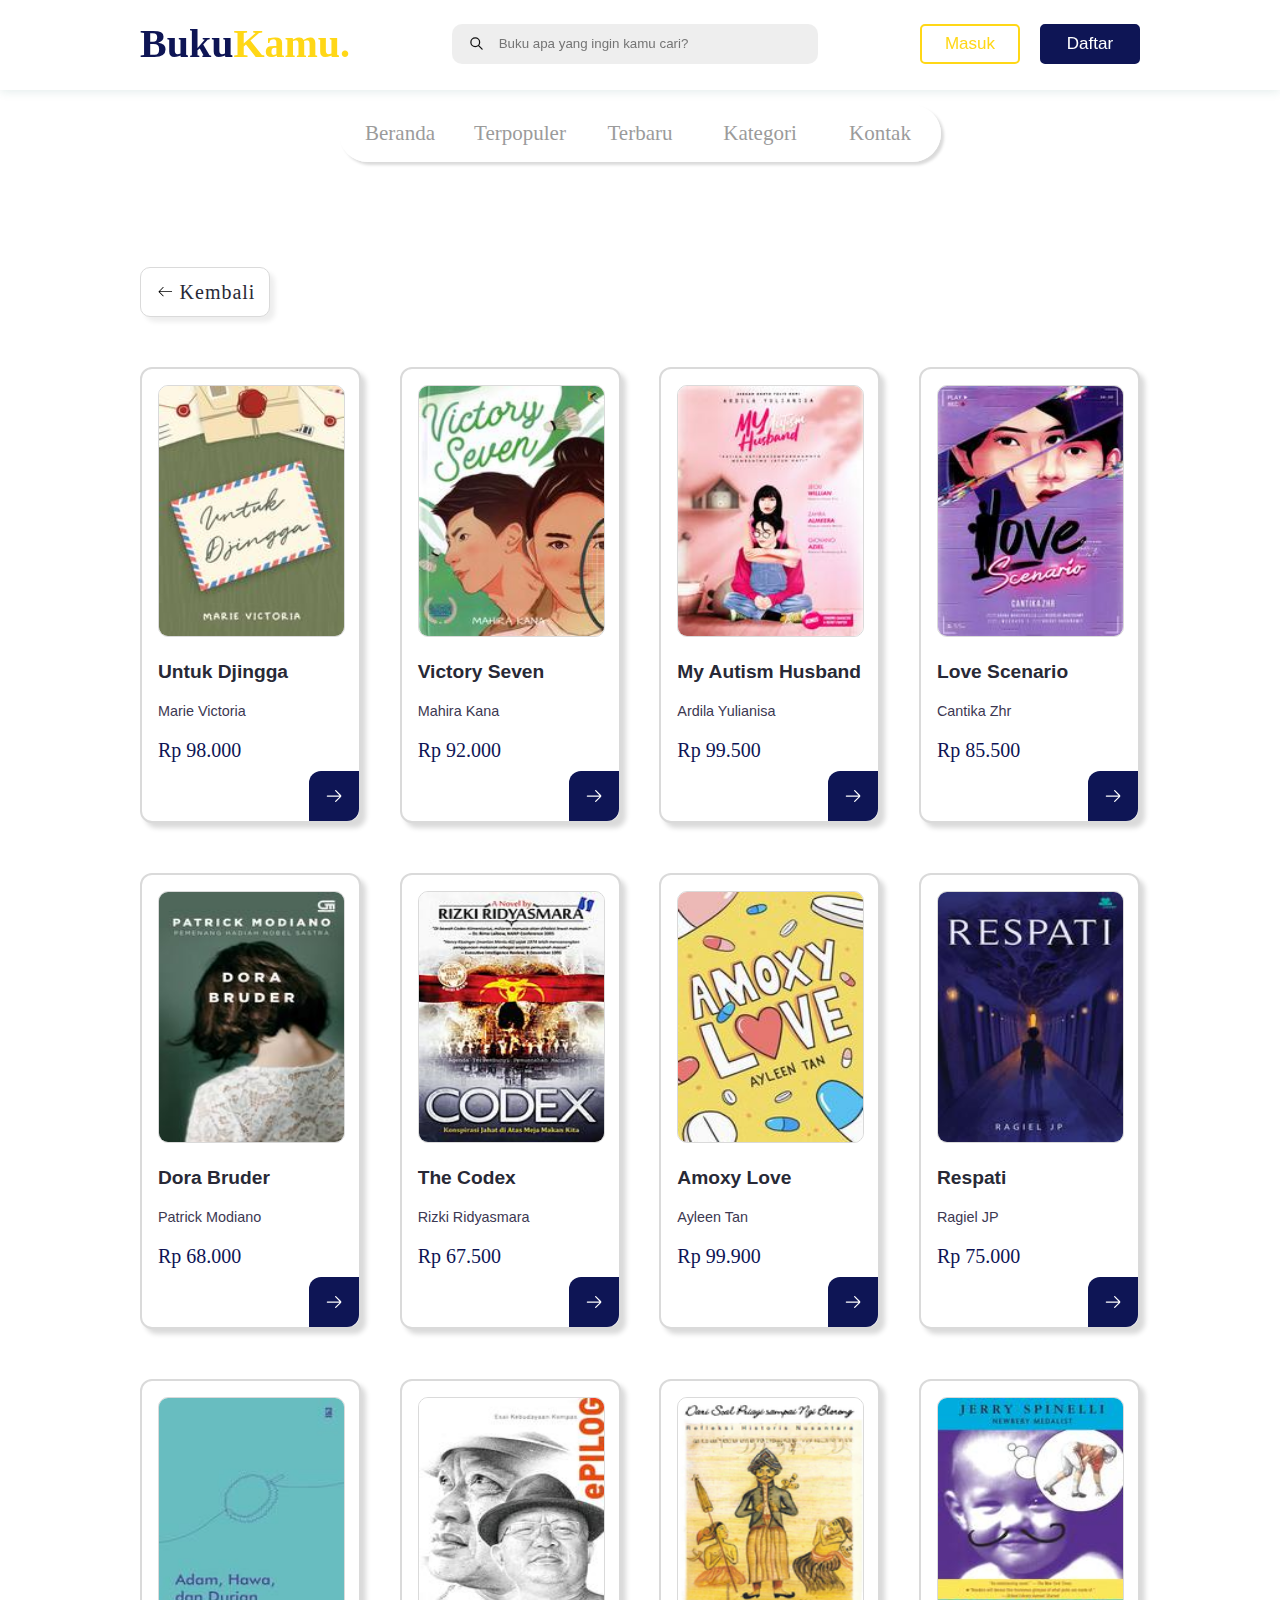
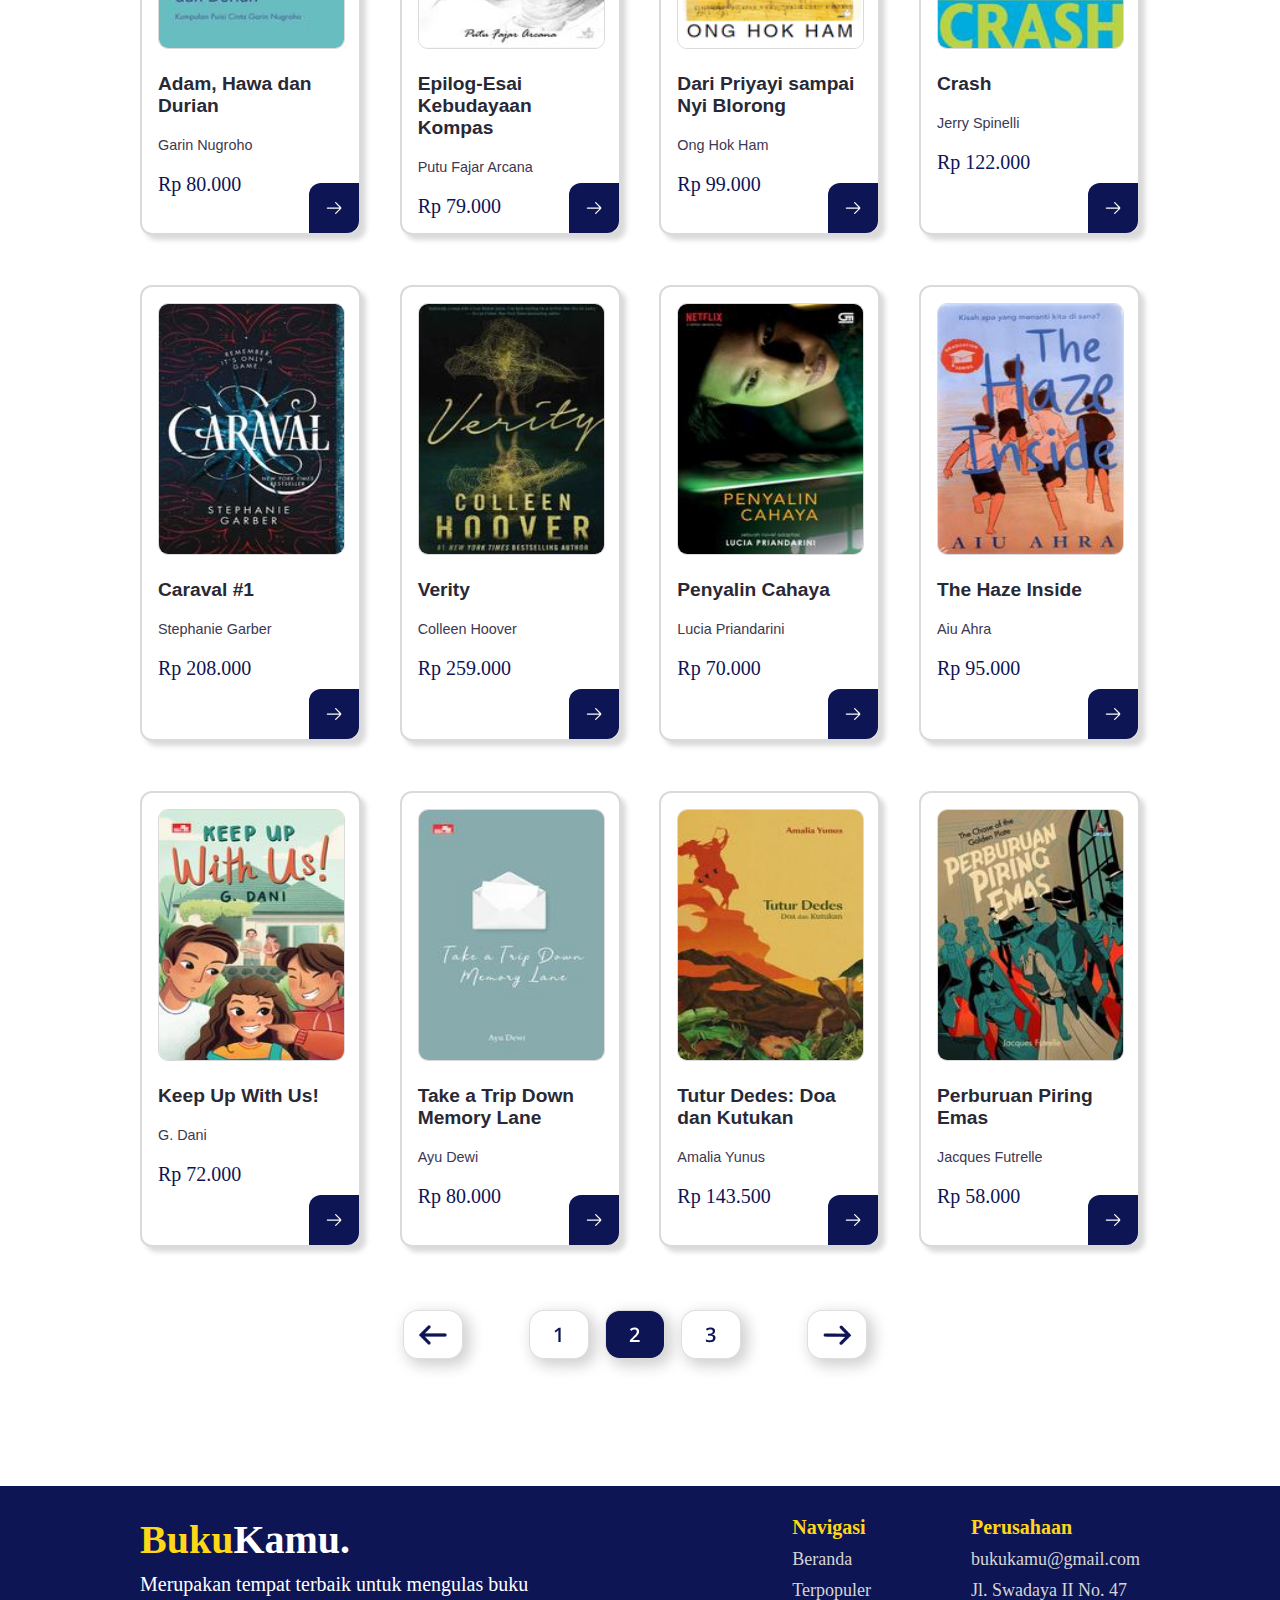
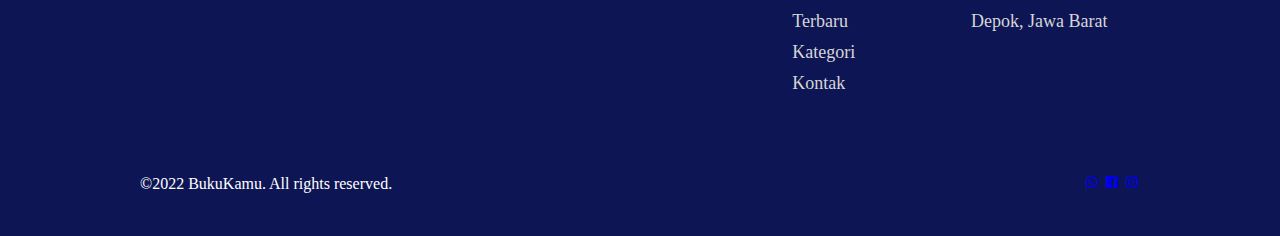
<file: html/terbaruHal-2.html>
<!DOCTYPE html>
<html lang="en">
  <head>
    <meta charset="UTF-8" />
    <meta http-equiv="X-UA-Compatible" content="IE=edge" />
    <meta name="viewport" content="width=device-width, initial-scale=1.0" />
    <!-- google font -->
    <link rel="preconnect" href="https://fonts.googleapis.com" />
    <link rel="preconnect" href="https://fonts.gstatic.com" crossorigin />
    <link href="https://fonts.googleapis.com/css2?family=Poppins:wght@700&display=swap" rel="stylesheet" />
    <!-- css -->
    <link rel="stylesheet" href="../css/terbaruHal-2.css" />
    <!-- boxicons -->
    <link href="https://unpkg.com/boxicons@2.1.4/css/boxicons.min.css" rel="stylesheet" />
    <title>Terbaru Halaman 2</title>
  </head>
  <body>
    <!-- header -->
    <div class="header">
      <div class="container">
        <div class="logo">
          <a href="#">
            <p>Buku<span>Kamu.</span></p>
          </a>
        </div>
        <div class="pencarian">
          <form class="form">
            <label for="search">
              <input required="" autocomplete="off" placeholder="Buku apa yang ingin kamu cari?" id="search" type="text" />
              <div class="icon">
                <svg stroke-width="2" stroke="currentColor" viewBox="0 0 24 24" fill="none" xmlns="http://www.w3.org/2000/svg" class="swap-on">
                  <path d="M21 21l-6-6m2-5a7 7 0 11-14 0 7 7 0 0114 0z" stroke-linejoin="round" stroke-linecap="round"></path>
                </svg>
                <svg stroke-width="2" stroke="currentColor" viewBox="0 0 24 24" fill="none" xmlns="http://www.w3.org/2000/svg" class="swap-off">
                  <path d="M10 19l-7-7m0 0l7-7m-7 7h18" stroke-linejoin="round" stroke-linecap="round"></path>
                </svg>
              </div>
              <button type="reset" class="close-btn">
                <svg viewBox="0 0 20 20" class="h-5 w-5" xmlns="http://www.w3.org/2000/svg">
                  <path
                    clip-rule="evenodd"
                    d="M4.293 4.293a1 1 0 011.414 0L10 8.586l4.293-4.293a1 1 0 111.414 1.414L11.414 10l4.293 4.293a1 1 0 01-1.414 1.414L10 11.414l-4.293 4.293a1 1 0 01-1.414-1.414L8.586 10 4.293 5.707a1 1 0 010-1.414z"
                    fill-rule="evenodd"
                  ></path>
                </svg>
              </button>
            </label>
          </form>
        </div>
        <div class="btn-header">
          <div class="masuk">
            <button id="btn-masuk" onclick="window.open('../formLogin/html/login-2.html');">Masuk</button>
          </div>
          <div class="daftar">
            <div class="daftar">
              <button id="btn-daftar" onclick="window.open('../formLogin/html/daftar-2.html');">Daftar</button>
            </div>
          </div>
        </div>
      </div>
    </div>

    <!-- navigasi -->
    <div class="navigasi">
      <div class="container">
        <div class="navbar">
          <nav>
            <a href="../index.html">Beranda</a>
            <a href="populer.html">Terpopuler</a>
            <a href="terbaru.html">Terbaru</a>
            <a href="kategori.html">Kategori</a>
            <a href="kontak.html">Kontak</a>
            <div class="animasi"></div>
          </nav>
        </div>
      </div>
    </div>

    <!-- populer-1 -->
    <div class="populer-1">
      <div class="container">
        <div id="back-button" class="kembali">
          <button class="back">
            <svg height="20" width="20" xmlns="http://www.w3.org/2000/svg" version="1.1" viewBox="0 0 1024 1024">
              <path
                d="M874.690416 495.52477c0 11.2973-9.168824 20.466124-20.466124 20.466124l-604.773963 0 188.083679 188.083679c7.992021 7.992021 7.992021 20.947078 0 28.939099-4.001127 3.990894-9.240455 5.996574-14.46955 5.996574-5.239328 0-10.478655-1.995447-14.479783-5.996574l-223.00912-223.00912c-3.837398-3.837398-5.996574-9.046027-5.996574-14.46955 0-5.433756 2.159176-10.632151 5.996574-14.46955l223.019353-223.029586c7.992021-7.992021 20.957311-7.992021 28.949332 0 7.992021 8.002254 7.992021 20.957311 0 28.949332l-188.073446 188.073446 604.753497 0C865.521592 475.058646 874.690416 484.217237 874.690416 495.52477z"
              ></path>
            </svg>
            <span>Kembali</span>
          </button>
        </div>

        <div class="produk">
          <!-- buku-21 -->
          <div class="card">
            <a href="#terbarubuku-21">
              <img src="../Image Terbaru/buku-21.jpg" alt="" class="buku-21" />
              <h3 class="card__title">Untuk Djingga</h3>
              <p class="card__content">Marie Victoria</p>
              <div class="card__date">Rp 98.000</div>
              <div class="card__arrow">
                <svg xmlns="http://www.w3.org/2000/svg" fill="none" viewBox="0 0 24 24" height="20" width="20">
                  <path
                    fill="#fff"
                    d="M13.4697 17.9697C13.1768 18.2626 13.1768 18.7374 13.4697 19.0303C13.7626 19.3232 14.2374 19.3232 14.5303 19.0303L20.3232 13.2374C21.0066 12.554 21.0066 11.446 20.3232 10.7626L14.5303 4.96967C14.2374 4.67678 13.7626 4.67678 13.4697 4.96967C13.1768 5.26256 13.1768 5.73744 13.4697 6.03033L18.6893 11.25H4C3.58579 11.25 3.25 11.5858 3.25 12C3.25 12.4142 3.58579 12.75 4 12.75H18.6893L13.4697 17.9697Z"
                  ></path>
                </svg>
              </div>
            </a>
          </div>
          <div class="overlay" id="terbarubuku-21">
            <div class="wrapper">
              <div class="bullet">
                <img src="../image/bullet.png" alt="" />
              </div>
              <div id="back-terbarubuku-21" class="kembali">
                <img src="../image/close-biru.png" alt="" />
              </div>
              <div class="product-img">
                <img src="../Image Terbaru/buku-21.jpg" />
              </div>
              <div class="product-info">
                <div class="product-text">
                  <h1>Untuk Djingga</h1>
                  <h2>Marie Victoria</h2>
                </div>
                <div class="product-price-btn">
                  <p><span>Rp</span>98.000</p>
                  <div class="beli">
                    <button id="btn-beli">Beli Sekarang</button>
                  </div>
                </div>
              </div>
            </div>
          </div>

          <!-- buku-22 -->
          <div class="card">
            <a href="#terbarubuku-22">
              <img src="../Image Terbaru/buku-22.jpg" alt="" class="buku-22" />
              <h3 class="card__title">Victory Seven</h3>
              <p class="card__content">Mahira Kana</p>
              <div class="card__date">Rp 92.000</div>
              <div class="card__arrow">
                <svg xmlns="http://www.w3.org/2000/svg" fill="none" viewBox="0 0 24 24" height="20" width="20">
                  <path
                    fill="#fff"
                    d="M13.4697 17.9697C13.1768 18.2626 13.1768 18.7374 13.4697 19.0303C13.7626 19.3232 14.2374 19.3232 14.5303 19.0303L20.3232 13.2374C21.0066 12.554 21.0066 11.446 20.3232 10.7626L14.5303 4.96967C14.2374 4.67678 13.7626 4.67678 13.4697 4.96967C13.1768 5.26256 13.1768 5.73744 13.4697 6.03033L18.6893 11.25H4C3.58579 11.25 3.25 11.5858 3.25 12C3.25 12.4142 3.58579 12.75 4 12.75H18.6893L13.4697 17.9697Z"
                  ></path>
                </svg>
              </div>
            </a>
          </div>
          <div class="overlay" id="terbarubuku-22">
            <div class="wrapper">
              <div class="bullet">
                <img src="../image/bullet.png" alt="" />
              </div>
              <div id="back-terbarubuku-22" class="kembali">
                <img src="../image/close-biru.png" alt="" />
              </div>
              <div class="product-img">
                <img src="../Image Terbaru/buku-22.jpg" />
              </div>
              <div class="product-info">
                <div class="product-text">
                  <h1>Victory Seven</h1>
                  <h2>Mahira Kana</h2>
                </div>
                <div class="product-price-btn">
                  <p><span>Rp</span>92.000</p>
                  <div class="beli">
                    <button id="btn-beli">Beli Sekarang</button>
                  </div>
                </div>
              </div>
            </div>
          </div>

          <!-- buku-23 -->
          <div class="card">
            <a href="#terbarubuku-23">
              <img src="../Image Terbaru/buku-23.jpg" alt="" class="buku-23" />
              <h3 class="card__title">My Autism Husband</h3>
              <p class="card__content">Ardila Yulianisa</p>
              <div class="card__date">Rp 99.500</div>
              <div class="card__arrow">
                <svg xmlns="http://www.w3.org/2000/svg" fill="none" viewBox="0 0 24 24" height="20" width="20">
                  <path
                    fill="#fff"
                    d="M13.4697 17.9697C13.1768 18.2626 13.1768 18.7374 13.4697 19.0303C13.7626 19.3232 14.2374 19.3232 14.5303 19.0303L20.3232 13.2374C21.0066 12.554 21.0066 11.446 20.3232 10.7626L14.5303 4.96967C14.2374 4.67678 13.7626 4.67678 13.4697 4.96967C13.1768 5.26256 13.1768 5.73744 13.4697 6.03033L18.6893 11.25H4C3.58579 11.25 3.25 11.5858 3.25 12C3.25 12.4142 3.58579 12.75 4 12.75H18.6893L13.4697 17.9697Z"
                  ></path>
                </svg>
              </div>
            </a>
          </div>
          <div class="overlay" id="terbarubuku-23">
            <div class="wrapper">
              <div class="bullet">
                <img src="../image/bullet.png" alt="" />
              </div>
              <div id="back-terbarubuku-23" class="kembali">
                <img src="../image/close-biru.png" alt="" />
              </div>
              <div class="product-img">
                <img src="../Image Terbaru/buku-23.jpg" />
              </div>
              <div class="product-info">
                <div class="product-text">
                  <h1>My Autism Husband</h1>
                  <h2>Ardila Yulianisa</h2>
                </div>
                <div class="product-price-btn">
                  <p><span>Rp</span>99.500</p>
                  <div class="beli">
                    <button id="btn-beli">Beli Sekarang</button>
                  </div>
                </div>
              </div>
            </div>
          </div>

          <!-- buku-24 -->
          <div class="card">
            <a href="#terbarubuku-24">
              <img src="../Image Terbaru/buku-24.jpg" alt="" class="buku-24" />
              <h3 class="card__title">Love Scenario</h3>
              <p class="card__content">Cantika Zhr</p>
              <div class="card__date">Rp 85.500</div>
              <div class="card__arrow">
                <svg xmlns="http://www.w3.org/2000/svg" fill="none" viewBox="0 0 24 24" height="20" width="20">
                  <path
                    fill="#fff"
                    d="M13.4697 17.9697C13.1768 18.2626 13.1768 18.7374 13.4697 19.0303C13.7626 19.3232 14.2374 19.3232 14.5303 19.0303L20.3232 13.2374C21.0066 12.554 21.0066 11.446 20.3232 10.7626L14.5303 4.96967C14.2374 4.67678 13.7626 4.67678 13.4697 4.96967C13.1768 5.26256 13.1768 5.73744 13.4697 6.03033L18.6893 11.25H4C3.58579 11.25 3.25 11.5858 3.25 12C3.25 12.4142 3.58579 12.75 4 12.75H18.6893L13.4697 17.9697Z"
                  ></path>
                </svg>
              </div>
            </a>
          </div>
          <div class="overlay" id="terbarubuku-24">
            <div class="wrapper">
              <div class="bullet">
                <img src="../image/bullet.png" alt="" />
              </div>
              <div id="back-terbarubuku-24" class="kembali">
                <img src="../image/close-biru.png" alt="" />
              </div>
              <div class="product-img">
                <img src="../Image Terbaru/buku-24.jpg" />
              </div>
              <div class="product-info">
                <div class="product-text">
                  <h1>Love Scenario</h1>
                  <h2>Cantika Zhr</h2>
                </div>
                <div class="product-price-btn">
                  <p><span>Rp</span>85.500</p>
                  <div class="beli">
                    <button id="btn-beli">Beli Sekarang</button>
                  </div>
                </div>
              </div>
            </div>
          </div>
        </div>
      </div>
    </div>

    <!-- populer-2 -->
    <div class="populer-2">
      <div class="container">
        <div class="produk">
          <!-- buku-25 -->
          <div class="card">
            <a href="#terbarubuku-25">
              <img src="../Image Terbaru/buku-25.jpg" alt="" class="buku-25" />
              <h3 class="card__title">Dora Bruder</h3>
              <p class="card__content">Patrick Modiano</p>
              <div class="card__date">Rp 68.000</div>
              <div class="card__arrow">
                <svg xmlns="http://www.w3.org/2000/svg" fill="none" viewBox="0 0 24 24" height="20" width="20">
                  <path
                    fill="#fff"
                    d="M13.4697 17.9697C13.1768 18.2626 13.1768 18.7374 13.4697 19.0303C13.7626 19.3232 14.2374 19.3232 14.5303 19.0303L20.3232 13.2374C21.0066 12.554 21.0066 11.446 20.3232 10.7626L14.5303 4.96967C14.2374 4.67678 13.7626 4.67678 13.4697 4.96967C13.1768 5.26256 13.1768 5.73744 13.4697 6.03033L18.6893 11.25H4C3.58579 11.25 3.25 11.5858 3.25 12C3.25 12.4142 3.58579 12.75 4 12.75H18.6893L13.4697 17.9697Z"
                  ></path>
                </svg>
              </div>
            </a>
          </div>
          <div class="overlay" id="terbarubuku-25">
            <div class="wrapper">
              <div class="bullet">
                <img src="../image/bullet.png" alt="" />
              </div>
              <div id="back-terbarubuku-25" class="kembali">
                <img src="../image/close-biru.png" alt="" />
              </div>
              <div class="product-img">
                <img src="../Image Terbaru/buku-25.jpg" />
              </div>
              <div class="product-info">
                <div class="product-text">
                  <h1>Dora Bruder</h1>
                  <h2>Patrick Modiano</h2>
                </div>
                <div class="product-price-btn">
                  <p><span>Rp</span>68.000</p>
                  <div class="beli">
                    <button id="btn-beli">Beli Sekarang</button>
                  </div>
                </div>
              </div>
            </div>
          </div>

          <!-- buku-26 -->
          <div class="card">
            <a href="#terbarubuku-26">
              <img src="../Image Terbaru/buku-26.jpg" alt="" class="buku-26" />
              <h3 class="card__title">The Codex</h3>
              <p class="card__content">Rizki Ridyasmara</p>
              <div class="card__date">Rp 67.500</div>
              <div class="card__arrow">
                <svg xmlns="http://www.w3.org/2000/svg" fill="none" viewBox="0 0 24 24" height="20" width="20">
                  <path
                    fill="#fff"
                    d="M13.4697 17.9697C13.1768 18.2626 13.1768 18.7374 13.4697 19.0303C13.7626 19.3232 14.2374 19.3232 14.5303 19.0303L20.3232 13.2374C21.0066 12.554 21.0066 11.446 20.3232 10.7626L14.5303 4.96967C14.2374 4.67678 13.7626 4.67678 13.4697 4.96967C13.1768 5.26256 13.1768 5.73744 13.4697 6.03033L18.6893 11.25H4C3.58579 11.25 3.25 11.5858 3.25 12C3.25 12.4142 3.58579 12.75 4 12.75H18.6893L13.4697 17.9697Z"
                  ></path>
                </svg>
              </div>
            </a>
          </div>
          <div class="overlay" id="terbarubuku-26">
            <div class="wrapper">
              <div class="bullet">
                <img src="../image/bullet.png" alt="" />
              </div>
              <div id="back-terbarubuku-26" class="kembali">
                <img src="../image/close-biru.png" alt="" />
              </div>
              <div class="product-img">
                <img src="../Image Terbaru/buku-26.jpg" />
              </div>
              <div class="product-info">
                <div class="product-text">
                  <h1>The Codex</h1>
                  <h2>Rizki Ridyasmara</h2>
                </div>
                <div class="product-price-btn">
                  <p><span>Rp</span>67.500</p>
                  <div class="beli">
                    <button id="btn-beli">Beli Sekarang</button>
                  </div>
                </div>
              </div>
            </div>
          </div>

          <!-- buku-27 -->
          <div class="card">
            <a href="#terbarubuku-27">
              <img src="../Image Terbaru/buku-27.jpg" alt="" class="buku-27" />
              <h3 class="card__title">Amoxy Love</h3>
              <p class="card__content">Ayleen Tan</p>
              <div class="card__date">Rp 99.900</div>
              <div class="card__arrow">
                <svg xmlns="http://www.w3.org/2000/svg" fill="none" viewBox="0 0 24 24" height="20" width="20">
                  <path
                    fill="#fff"
                    d="M13.4697 17.9697C13.1768 18.2626 13.1768 18.7374 13.4697 19.0303C13.7626 19.3232 14.2374 19.3232 14.5303 19.0303L20.3232 13.2374C21.0066 12.554 21.0066 11.446 20.3232 10.7626L14.5303 4.96967C14.2374 4.67678 13.7626 4.67678 13.4697 4.96967C13.1768 5.26256 13.1768 5.73744 13.4697 6.03033L18.6893 11.25H4C3.58579 11.25 3.25 11.5858 3.25 12C3.25 12.4142 3.58579 12.75 4 12.75H18.6893L13.4697 17.9697Z"
                  ></path>
                </svg>
              </div>
            </a>
          </div>
          <div class="overlay" id="terbarubuku-27">
            <div class="wrapper">
              <div class="bullet">
                <img src="../image/bullet.png" alt="" />
              </div>
              <div id="back-terbarubuku-27" class="kembali">
                <img src="../image/close-biru.png" alt="" />
              </div>
              <div class="product-img">
                <img src="../Image Terbaru/buku-27.jpg" />
              </div>
              <div class="product-info">
                <div class="product-text">
                  <h1>Amoxy Love</h1>
                  <h2>Ayleen Tan</h2>
                </div>
                <div class="product-price-btn">
                  <p><span>Rp</span>99.900</p>
                  <div class="beli">
                    <button id="btn-beli">Beli Sekarang</button>
                  </div>
                </div>
              </div>
            </div>
          </div>

          <!-- buku-28 -->
          <div class="card">
            <a href="#terbarubuku-28">
              <img src="../Image Terbaru/buku-28.jpg" alt="" class="buku-28" />
              <h3 class="card__title">Respati</h3>
              <p class="card__content">Ragiel JP</p>
              <div class="card__date">Rp 75.000</div>
              <div class="card__arrow">
                <svg xmlns="http://www.w3.org/2000/svg" fill="none" viewBox="0 0 24 24" height="20" width="20">
                  <path
                    fill="#fff"
                    d="M13.4697 17.9697C13.1768 18.2626 13.1768 18.7374 13.4697 19.0303C13.7626 19.3232 14.2374 19.3232 14.5303 19.0303L20.3232 13.2374C21.0066 12.554 21.0066 11.446 20.3232 10.7626L14.5303 4.96967C14.2374 4.67678 13.7626 4.67678 13.4697 4.96967C13.1768 5.26256 13.1768 5.73744 13.4697 6.03033L18.6893 11.25H4C3.58579 11.25 3.25 11.5858 3.25 12C3.25 12.4142 3.58579 12.75 4 12.75H18.6893L13.4697 17.9697Z"
                  ></path>
                </svg>
              </div>
            </a>
          </div>
          <div class="overlay" id="terbarubuku-28">
            <div class="wrapper">
              <div class="bullet">
                <img src="../image/bullet.png" alt="" />
              </div>
              <div id="back-terbarubuku-28" class="kembali">
                <img src="../image/close-biru.png" alt="" />
              </div>
              <div class="product-img">
                <img src="../Image Terbaru/buku-28.jpg" />
              </div>
              <div class="product-info">
                <div class="product-text">
                  <h1>Respati</h1>
                  <h2>Ragiel JP</h2>
                </div>
                <div class="product-price-btn">
                  <p><span>Rp</span>75.000</p>
                  <div class="beli">
                    <button id="btn-beli">Beli Sekarang</button>
                  </div>
                </div>
              </div>
            </div>
          </div>
        </div>
      </div>
    </div>

    <!-- populer-3 -->
    <div class="populer-3">
      <div class="container">
        <div class="produk">
          <!-- buku-29 -->
          <div class="card">
            <a href="#terbarubuku-29">
              <img src="../Image Terbaru/buku-29.jpg" alt="" class="buku-29" />
              <h3 class="card__title">Adam, Hawa dan Durian</h3>
              <p class="card__content">Garin Nugroho</p>
              <div class="card__date">Rp 80.000</div>
              <div class="card__arrow">
                <svg xmlns="http://www.w3.org/2000/svg" fill="none" viewBox="0 0 24 24" height="20" width="20">
                  <path
                    fill="#fff"
                    d="M13.4697 17.9697C13.1768 18.2626 13.1768 18.7374 13.4697 19.0303C13.7626 19.3232 14.2374 19.3232 14.5303 19.0303L20.3232 13.2374C21.0066 12.554 21.0066 11.446 20.3232 10.7626L14.5303 4.96967C14.2374 4.67678 13.7626 4.67678 13.4697 4.96967C13.1768 5.26256 13.1768 5.73744 13.4697 6.03033L18.6893 11.25H4C3.58579 11.25 3.25 11.5858 3.25 12C3.25 12.4142 3.58579 12.75 4 12.75H18.6893L13.4697 17.9697Z"
                  ></path>
                </svg>
              </div>
            </a>
          </div>
          <div class="overlay" id="terbarubuku-29">
            <div class="wrapper">
              <div class="bullet">
                <img src="../image/bullet.png" alt="" />
              </div>
              <div id="back-terbarubuku-29" class="kembali">
                <img src="../image/close-biru.png" alt="" />
              </div>
              <div class="product-img">
                <img src="../Image Terbaru/buku-29.jpg" />
              </div>
              <div class="product-info">
                <div class="product-text">
                  <h1>Adam, Hawa dan Durian</h1>
                  <h2>Garin Nugroho</h2>
                </div>
                <div class="product-price-btn">
                  <p><span>Rp</span>80.000</p>
                  <div class="beli">
                    <button id="btn-beli">Beli Sekarang</button>
                  </div>
                </div>
              </div>
            </div>
          </div>

          <!-- buku-30 -->
          <div class="card">
            <a href="#terbarubuku-30">
              <img src="../Image Terbaru/buku-30.jpg" alt="" class="buku-30" />
              <h3 class="card__title">Epilog-Esai Kebudayaan Kompas</h3>
              <p class="card__content">Putu Fajar Arcana</p>
              <div class="card__date">Rp 79.000</div>
              <div class="card__arrow">
                <svg xmlns="http://www.w3.org/2000/svg" fill="none" viewBox="0 0 24 24" height="20" width="20">
                  <path
                    fill="#fff"
                    d="M13.4697 17.9697C13.1768 18.2626 13.1768 18.7374 13.4697 19.0303C13.7626 19.3232 14.2374 19.3232 14.5303 19.0303L20.3232 13.2374C21.0066 12.554 21.0066 11.446 20.3232 10.7626L14.5303 4.96967C14.2374 4.67678 13.7626 4.67678 13.4697 4.96967C13.1768 5.26256 13.1768 5.73744 13.4697 6.03033L18.6893 11.25H4C3.58579 11.25 3.25 11.5858 3.25 12C3.25 12.4142 3.58579 12.75 4 12.75H18.6893L13.4697 17.9697Z"
                  ></path>
                </svg>
              </div>
            </a>
          </div>
          <div class="overlay" id="terbarubuku-30">
            <div class="wrapper">
              <div class="bullet">
                <img src="../image/bullet.png" alt="" />
              </div>
              <div id="back-terbarubuku-30" class="kembali">
                <img src="../image/close-biru.png" alt="" />
              </div>
              <div class="product-img">
                <img src="../Image Terbaru/buku-30.jpg" />
              </div>
              <div class="product-info">
                <div class="product-text">
                  <h1>Epilog-Esai Kebudayaan Kompas</h1>
                  <h2>Putu Fajar Arcana</h2>
                </div>
                <div class="product-price-btn">
                  <p><span>Rp</span>79.000</p>
                  <div class="beli">
                    <button id="btn-beli">Beli Sekarang</button>
                  </div>
                </div>
              </div>
            </div>
          </div>

          <!-- buku-31 -->
          <div class="card">
            <a href="#terbarubuku-31">
              <img src="../Image Terbaru/buku-31.png" alt="" class="buku-31" />
              <h3 class="card__title">Dari Priyayi sampai Nyi Blorong</h3>
              <p class="card__content">Ong Hok Ham</p>
              <div class="card__date">Rp 99.000</div>
              <div class="card__arrow">
                <svg xmlns="http://www.w3.org/2000/svg" fill="none" viewBox="0 0 24 24" height="20" width="20">
                  <path
                    fill="#fff"
                    d="M13.4697 17.9697C13.1768 18.2626 13.1768 18.7374 13.4697 19.0303C13.7626 19.3232 14.2374 19.3232 14.5303 19.0303L20.3232 13.2374C21.0066 12.554 21.0066 11.446 20.3232 10.7626L14.5303 4.96967C14.2374 4.67678 13.7626 4.67678 13.4697 4.96967C13.1768 5.26256 13.1768 5.73744 13.4697 6.03033L18.6893 11.25H4C3.58579 11.25 3.25 11.5858 3.25 12C3.25 12.4142 3.58579 12.75 4 12.75H18.6893L13.4697 17.9697Z"
                  ></path>
                </svg>
              </div>
            </a>
          </div>
          <div class="overlay" id="terbarubuku-31">
            <div class="wrapper">
              <div class="bullet">
                <img src="../image/bullet.png" alt="" />
              </div>
              <div id="back-terbarubuku-31" class="kembali">
                <img src="../image/close-biru.png" alt="" />
              </div>
              <div class="product-img">
                <img src="../Image Terbaru/buku-31.png" />
              </div>
              <div class="product-info">
                <div class="product-text">
                  <h1>Dari Priyayi sampai Nyi Blorong</h1>
                  <h2>Ong Hok Ham</h2>
                </div>
                <div class="product-price-btn">
                  <p><span>Rp</span>99.000</p>
                  <div class="beli">
                    <button id="btn-beli">Beli Sekarang</button>
                  </div>
                </div>
              </div>
            </div>
          </div>

          <!-- buku-32 -->
          <div class="card">
            <a href="#terbarubuku-32">
              <img src="../Image Terbaru/buku-32.jpg" alt="" class="buku-32" />
              <h3 class="card__title">Crash</h3>
              <p class="card__content">Jerry Spinelli</p>
              <div class="card__date">Rp 122.000</div>
              <div class="card__arrow">
                <svg xmlns="http://www.w3.org/2000/svg" fill="none" viewBox="0 0 24 24" height="20" width="20">
                  <path
                    fill="#fff"
                    d="M13.4697 17.9697C13.1768 18.2626 13.1768 18.7374 13.4697 19.0303C13.7626 19.3232 14.2374 19.3232 14.5303 19.0303L20.3232 13.2374C21.0066 12.554 21.0066 11.446 20.3232 10.7626L14.5303 4.96967C14.2374 4.67678 13.7626 4.67678 13.4697 4.96967C13.1768 5.26256 13.1768 5.73744 13.4697 6.03033L18.6893 11.25H4C3.58579 11.25 3.25 11.5858 3.25 12C3.25 12.4142 3.58579 12.75 4 12.75H18.6893L13.4697 17.9697Z"
                  ></path>
                </svg>
              </div>
            </a>
          </div>
          <div class="overlay" id="terbarubuku-32">
            <div class="wrapper">
              <div class="bullet">
                <img src="../image/bullet.png" alt="" />
              </div>
              <div id="back-terbarubuku-32" class="kembali">
                <img src="../image/close-biru.png" alt="" />
              </div>
              <div class="product-img">
                <img src="../Image Terbaru/buku-32.jpg" />
              </div>
              <div class="product-info">
                <div class="product-text">
                  <h1>Crash</h1>
                  <h2>Jerry Spinelli</h2>
                </div>
                <div class="product-price-btn">
                  <p><span>Rp</span>122.000</p>
                  <div class="beli">
                    <button id="btn-beli">Beli Sekarang</button>
                  </div>
                </div>
              </div>
            </div>
          </div>
        </div>
      </div>
    </div>

    <!-- populer-4 -->
    <div class="populer-4">
      <div class="container">
        <div class="produk">
          <!-- buku-33 -->
          <div class="card">
            <a href="#terbarubuku-33">
              <img src="../Image Terbaru/buku-33.jpg" alt="" class="buku-33" />
              <h3 class="card__title">Caraval #1</h3>
              <p class="card__content">Stephanie Garber</p>
              <div class="card__date">Rp 208.000</div>
              <div class="card__arrow">
                <svg xmlns="http://www.w3.org/2000/svg" fill="none" viewBox="0 0 24 24" height="20" width="20">
                  <path
                    fill="#fff"
                    d="M13.4697 17.9697C13.1768 18.2626 13.1768 18.7374 13.4697 19.0303C13.7626 19.3232 14.2374 19.3232 14.5303 19.0303L20.3232 13.2374C21.0066 12.554 21.0066 11.446 20.3232 10.7626L14.5303 4.96967C14.2374 4.67678 13.7626 4.67678 13.4697 4.96967C13.1768 5.26256 13.1768 5.73744 13.4697 6.03033L18.6893 11.25H4C3.58579 11.25 3.25 11.5858 3.25 12C3.25 12.4142 3.58579 12.75 4 12.75H18.6893L13.4697 17.9697Z"
                  ></path>
                </svg>
              </div>
            </a>
          </div>
          <div class="overlay" id="terbarubuku-33">
            <div class="wrapper">
              <div class="bullet">
                <img src="../image/bullet.png" alt="" />
              </div>
              <div id="back-terbarubuku-33" class="kembali">
                <img src="../image/close-biru.png" alt="" />
              </div>
              <div class="product-img">
                <img src="../Image Terbaru/buku-33.jpg" />
              </div>
              <div class="product-info">
                <div class="product-text">
                  <h1>Caraval #1</h1>
                  <h2>Stephanie Garber</h2>
                </div>
                <div class="product-price-btn">
                  <p><span>Rp</span>208.000</p>
                  <div class="beli">
                    <button id="btn-beli">Beli Sekarang</button>
                  </div>
                </div>
              </div>
            </div>
          </div>

          <!-- buku-34 -->
          <div class="card">
            <a href="#terbarubuku-34">
              <img src="../Image Terbaru/buku-34.jpg" alt="" class="buku-34" />
              <h3 class="card__title">Verity</h3>
              <p class="card__content">Colleen Hoover</p>
              <div class="card__date">Rp 259.000</div>
              <div class="card__arrow">
                <svg xmlns="http://www.w3.org/2000/svg" fill="none" viewBox="0 0 24 24" height="20" width="20">
                  <path
                    fill="#fff"
                    d="M13.4697 17.9697C13.1768 18.2626 13.1768 18.7374 13.4697 19.0303C13.7626 19.3232 14.2374 19.3232 14.5303 19.0303L20.3232 13.2374C21.0066 12.554 21.0066 11.446 20.3232 10.7626L14.5303 4.96967C14.2374 4.67678 13.7626 4.67678 13.4697 4.96967C13.1768 5.26256 13.1768 5.73744 13.4697 6.03033L18.6893 11.25H4C3.58579 11.25 3.25 11.5858 3.25 12C3.25 12.4142 3.58579 12.75 4 12.75H18.6893L13.4697 17.9697Z"
                  ></path>
                </svg>
              </div>
            </a>
          </div>
          <div class="overlay" id="terbarubuku-34">
            <div class="wrapper">
              <div class="bullet">
                <img src="../image/bullet.png" alt="" />
              </div>
              <div id="back-terbarubuku-34" class="kembali">
                <img src="../image/close-biru.png" alt="" />
              </div>
              <div class="product-img">
                <img src="../Image Terbaru/buku-34.jpg" />
              </div>
              <div class="product-info">
                <div class="product-text">
                  <h1>Verity</h1>
                  <h2>Colleen Hoover</h2>
                </div>
                <div class="product-price-btn">
                  <p><span>Rp</span>259.000</p>
                  <div class="beli">
                    <button id="btn-beli">Beli Sekarang</button>
                  </div>
                </div>
              </div>
            </div>
          </div>

          <!-- buku-35 -->
          <div class="card">
            <a href="#terbarubuku-35">
              <img src="../Image Terbaru/buku-35.jpg" alt="" class="buku-35" />
              <h3 class="card__title">Penyalin Cahaya</h3>
              <p class="card__content">Lucia Priandarini</p>
              <div class="card__date">Rp 70.000</div>
              <div class="card__arrow">
                <svg xmlns="http://www.w3.org/2000/svg" fill="none" viewBox="0 0 24 24" height="20" width="20">
                  <path
                    fill="#fff"
                    d="M13.4697 17.9697C13.1768 18.2626 13.1768 18.7374 13.4697 19.0303C13.7626 19.3232 14.2374 19.3232 14.5303 19.0303L20.3232 13.2374C21.0066 12.554 21.0066 11.446 20.3232 10.7626L14.5303 4.96967C14.2374 4.67678 13.7626 4.67678 13.4697 4.96967C13.1768 5.26256 13.1768 5.73744 13.4697 6.03033L18.6893 11.25H4C3.58579 11.25 3.25 11.5858 3.25 12C3.25 12.4142 3.58579 12.75 4 12.75H18.6893L13.4697 17.9697Z"
                  ></path>
                </svg>
              </div>
            </a>
          </div>
          <div class="overlay" id="terbarubuku-35">
            <div class="wrapper">
              <div class="bullet">
                <img src="../image/bullet.png" alt="" />
              </div>
              <div id="back-terbarubuku-35" class="kembali">
                <img src="../image/close-biru.png" alt="" />
              </div>
              <div class="product-img">
                <img src="../Image Terbaru/buku-35.jpg" />
              </div>
              <div class="product-info">
                <div class="product-text">
                  <h1>Penyalin Cahaya</h1>
                  <h2>Lucia Priandarini</h2>
                </div>
                <div class="product-price-btn">
                  <p><span>Rp</span>70.000</p>
                  <div class="beli">
                    <button id="btn-beli">Beli Sekarang</button>
                  </div>
                </div>
              </div>
            </div>
          </div>

          <!-- buku-36 -->
          <div class="card">
            <a href="#terbarubuku-36">
              <img src="../Image Terbaru/buku-36.jpg" alt="" class="buku-36" />
              <h3 class="card__title">The Haze Inside</h3>
              <p class="card__content">Aiu Ahra</p>
              <div class="card__date">Rp 95.000</div>
              <div class="card__arrow">
                <svg xmlns="http://www.w3.org/2000/svg" fill="none" viewBox="0 0 24 24" height="20" width="20">
                  <path
                    fill="#fff"
                    d="M13.4697 17.9697C13.1768 18.2626 13.1768 18.7374 13.4697 19.0303C13.7626 19.3232 14.2374 19.3232 14.5303 19.0303L20.3232 13.2374C21.0066 12.554 21.0066 11.446 20.3232 10.7626L14.5303 4.96967C14.2374 4.67678 13.7626 4.67678 13.4697 4.96967C13.1768 5.26256 13.1768 5.73744 13.4697 6.03033L18.6893 11.25H4C3.58579 11.25 3.25 11.5858 3.25 12C3.25 12.4142 3.58579 12.75 4 12.75H18.6893L13.4697 17.9697Z"
                  ></path>
                </svg>
              </div>
            </a>
          </div>
          <div class="overlay" id="terbarubuku-36">
            <div class="wrapper">
              <div class="bullet">
                <img src="../image/bullet.png" alt="" />
              </div>
              <div id="back-terbarubuku-36" class="kembali">
                <img src="../image/close-biru.png" alt="" />
              </div>
              <div class="product-img">
                <img src="../Image Terbaru/buku-36.jpg" />
              </div>
              <div class="product-info">
                <div class="product-text">
                  <h1>The Haze Inside</h1>
                  <h2>Aiu Ahra</h2>
                </div>
                <div class="product-price-btn">
                  <p><span>Rp</span>95.000</p>
                  <div class="beli">
                    <button id="btn-beli">Beli Sekarang</button>
                  </div>
                </div>
              </div>
            </div>
          </div>
        </div>
      </div>
    </div>

    <!-- populer-5 -->
    <div class="populer-5">
      <div class="container">
        <div class="produk">
          <!-- buku-37 -->
          <div class="card">
            <a href="#terbarubuku-37">
              <img src="../Image Terbaru/buku-37.jpg" alt="" class="buku-37" />
              <h3 class="card__title">Keep Up With Us!</h3>
              <p class="card__content">G. Dani</p>
              <div class="card__date">Rp 72.000</div>
              <div class="card__arrow">
                <svg xmlns="http://www.w3.org/2000/svg" fill="none" viewBox="0 0 24 24" height="20" width="20">
                  <path
                    fill="#fff"
                    d="M13.4697 17.9697C13.1768 18.2626 13.1768 18.7374 13.4697 19.0303C13.7626 19.3232 14.2374 19.3232 14.5303 19.0303L20.3232 13.2374C21.0066 12.554 21.0066 11.446 20.3232 10.7626L14.5303 4.96967C14.2374 4.67678 13.7626 4.67678 13.4697 4.96967C13.1768 5.26256 13.1768 5.73744 13.4697 6.03033L18.6893 11.25H4C3.58579 11.25 3.25 11.5858 3.25 12C3.25 12.4142 3.58579 12.75 4 12.75H18.6893L13.4697 17.9697Z"
                  ></path>
                </svg>
              </div>
            </a>
          </div>
          <div class="overlay" id="terbarubuku-37">
            <div class="wrapper">
              <div class="bullet">
                <img src="../image/bullet.png" alt="" />
              </div>
              <div id="back-terbarubuku-37" class="kembali">
                <img src="../image/close-biru.png" alt="" />
              </div>
              <div class="product-img">
                <img src="../Image Terbaru/buku-37.jpg" />
              </div>
              <div class="product-info">
                <div class="product-text">
                  <h1>Keep Up With Us!</h1>
                  <h2>G. Dani</h2>
                </div>
                <div class="product-price-btn">
                  <p><span>Rp</span>72.000</p>
                  <div class="beli">
                    <button id="btn-beli">Beli Sekarang</button>
                  </div>
                </div>
              </div>
            </div>
          </div>

          <!-- buku-38 -->
          <div class="card">
            <a href="#terbarubuku-38">
              <img src="../Image Terbaru/buku-38.jpg" alt="" class="buku-38" />
              <h3 class="card__title">Take a Trip Down Memory Lane</h3>
              <p class="card__content">Ayu Dewi</p>
              <div class="card__date">Rp 80.000</div>
              <div class="card__arrow">
                <svg xmlns="http://www.w3.org/2000/svg" fill="none" viewBox="0 0 24 24" height="20" width="20">
                  <path
                    fill="#fff"
                    d="M13.4697 17.9697C13.1768 18.2626 13.1768 18.7374 13.4697 19.0303C13.7626 19.3232 14.2374 19.3232 14.5303 19.0303L20.3232 13.2374C21.0066 12.554 21.0066 11.446 20.3232 10.7626L14.5303 4.96967C14.2374 4.67678 13.7626 4.67678 13.4697 4.96967C13.1768 5.26256 13.1768 5.73744 13.4697 6.03033L18.6893 11.25H4C3.58579 11.25 3.25 11.5858 3.25 12C3.25 12.4142 3.58579 12.75 4 12.75H18.6893L13.4697 17.9697Z"
                  ></path>
                </svg>
              </div>
            </a>
          </div>
          <div class="overlay" id="terbarubuku-38">
            <div class="wrapper">
              <div class="bullet">
                <img src="../image/bullet.png" alt="" />
              </div>
              <div id="back-terbarubuku-38" class="kembali">
                <img src="../image/close-biru.png" alt="" />
              </div>
              <div class="product-img">
                <img src="../Image Terbaru/buku-38.jpg" />
              </div>
              <div class="product-info">
                <div class="product-text">
                  <h1>Take a Trip Down Memory Lane</h1>
                  <h2>Ayu Dewi</h2>
                </div>
                <div class="product-price-btn">
                  <p><span>Rp</span>80.000</p>
                  <div class="beli">
                    <button id="btn-beli">Beli Sekarang</button>
                  </div>
                </div>
              </div>
            </div>
          </div>

          <!-- buku-39 -->
          <div class="card">
            <a href="#terbarubuku-39">
              <img src="../Image Terbaru/buku-39.jpg" alt="" class="buku-39" />
              <h3 class="card__title">Tutur Dedes: Doa dan Kutukan</h3>
              <p class="card__content">Amalia Yunus</p>
              <div class="card__date">Rp 143.500</div>
              <div class="card__arrow">
                <svg xmlns="http://www.w3.org/2000/svg" fill="none" viewBox="0 0 24 24" height="20" width="20">
                  <path
                    fill="#fff"
                    d="M13.4697 17.9697C13.1768 18.2626 13.1768 18.7374 13.4697 19.0303C13.7626 19.3232 14.2374 19.3232 14.5303 19.0303L20.3232 13.2374C21.0066 12.554 21.0066 11.446 20.3232 10.7626L14.5303 4.96967C14.2374 4.67678 13.7626 4.67678 13.4697 4.96967C13.1768 5.26256 13.1768 5.73744 13.4697 6.03033L18.6893 11.25H4C3.58579 11.25 3.25 11.5858 3.25 12C3.25 12.4142 3.58579 12.75 4 12.75H18.6893L13.4697 17.9697Z"
                  ></path>
                </svg>
              </div>
            </a>
          </div>
          <div class="overlay" id="terbarubuku-39">
            <div class="wrapper">
              <div class="bullet">
                <img src="../image/bullet.png" alt="" />
              </div>
              <div id="back-terbarubuku-39" class="kembali">
                <img src="../image/close-biru.png" alt="" />
              </div>
              <div class="product-img">
                <img src="../Image Terbaru/buku-39.jpg" />
              </div>
              <div class="product-info">
                <div class="product-text">
                  <h1>Tutur Dedes: Doa dan Kutukan</h1>
                  <h2>Amalia Yunus</h2>
                </div>
                <div class="product-price-btn">
                  <p><span>Rp</span>143.500</p>
                  <div class="beli">
                    <button id="btn-beli">Beli Sekarang</button>
                  </div>
                </div>
              </div>
            </div>
          </div>

          <!-- buku-40 -->
          <div class="card">
            <a href="#terbarubuku-40">
              <img src="../Image Terbaru/buku-40.jpg" alt="" class="buku-40" />
              <h3 class="card__title">Perburuan Piring Emas</h3>
              <p class="card__content">Jacques Futrelle</p>
              <div class="card__date">Rp 58.000</div>
              <div class="card__arrow">
                <svg xmlns="http://www.w3.org/2000/svg" fill="none" viewBox="0 0 24 24" height="20" width="20">
                  <path
                    fill="#fff"
                    d="M13.4697 17.9697C13.1768 18.2626 13.1768 18.7374 13.4697 19.0303C13.7626 19.3232 14.2374 19.3232 14.5303 19.0303L20.3232 13.2374C21.0066 12.554 21.0066 11.446 20.3232 10.7626L14.5303 4.96967C14.2374 4.67678 13.7626 4.67678 13.4697 4.96967C13.1768 5.26256 13.1768 5.73744 13.4697 6.03033L18.6893 11.25H4C3.58579 11.25 3.25 11.5858 3.25 12C3.25 12.4142 3.58579 12.75 4 12.75H18.6893L13.4697 17.9697Z"
                  ></path>
                </svg>
              </div>
            </a>
          </div>
          <div class="overlay" id="terbarubuku-40">
            <div class="wrapper">
              <div class="bullet">
                <img src="../image/bullet.png" alt="" />
              </div>
              <div id="back-terbarubuku-40" class="kembali">
                <img src="../image/close-biru.png" alt="" />
              </div>
              <div class="product-img">
                <img src="../Image Terbaru/buku-40.jpg" />
              </div>
              <div class="product-info">
                <div class="product-text">
                  <h1>Perburuan Piring Emas</h1>
                  <h2>Jacques Futrelle</h2>
                </div>
                <div class="product-price-btn">
                  <p><span>Rp</span>58.000</p>
                  <div class="beli">
                    <button id="btn-beli">Beli Sekarang</button>
                  </div>
                </div>
              </div>
            </div>
          </div>
        </div>
      </div>
    </div>

    <!-- halaman -->
    <div class="halaman">
      <div class="container">
        <div class="page">
          <div class="kiri">
            <a href="terbaru.html">
              <img src="../image/kiri.png" alt="" />
            </a>
          </div>
          <div class="tengah">
            <div class="satu">
              <a href="terbaru.html">
                <img src="../image/satu(2).png" alt="" />
              </a>
            </div>
            <div class="dua">
              <a href="terbaruHal-2.html">
                <img src="../image/dua(2).png" alt="" />
              </a>
            </div>
            <div class="tiga">
              <a href="terbaruHal-3.html">
                <img src="../image/tiga.png" alt="" />
              </a>
            </div>
          </div>
          <div class="kanan">
            <a href="terbaruHal-3.html">
              <img src="../image/kanan.png" alt="" />
            </a>
          </div>
        </div>
      </div>
    </div>

    <!-- footer -->
    <div class="footer">
      <div class="container">
        <div class="isi-footer">
          <div class="left">
            <div class="heading">
              <p>Buku<span>Kamu.</span></p>
            </div>
            <div class="subheading">
              <p>Merupakan tempat terbaik untuk mengulas buku</p>
            </div>
          </div>
          <div class="right">
            <div class="baris-1">
              <h3>Navigasi</h3>
              <ul>
                <li><a href="../index.html">Beranda</a></li>
                <li><a href="populer.html">Terpopuler</a></li>
                <li><a href="terbaru.html">Terbaru</a></li>
                <li><a href="kategori.html">Kategori</a></li>
                <li><a href="kontak.html">Kontak</a></li>
              </ul>
            </div>
            <div class="baris-2">
              <h3>Perusahaan</h3>
              <ul>
                <li><a href="#">bukukamu@gmail.com</a></li>
                <li><a href="#">Jl. Swadaya II No. 47</a></li>
                <li><a href="#">Depok, Jawa Barat</a></li>
              </ul>
            </div>
          </div>
        </div>
        <div class="isifooter-2">
          <div class="isi-kiri">
            <p>&copy;2022 BukuKamu. All rights reserved.</p>
          </div>
          <div class="isi-kanan">
            <a href="#">
              <a href="https://wa.me/628161120362?text=contoh%20isi%20pesan%20dikirim%20via%20whatsapp"><i class="bx bxl-whatsapp"></i></a>
            </a>
            <a href="#">
              <a href="https://web.facebook.com/badol.kumal"><i class="bx bxl-facebook-square"></i></a>
            </a>
            <a href="#">
              <a href="https://www.instagram.com/namasayafarhan_/"><i class="bx bxl-instagram"></i></a>
            </a>
          </div>
        </div>
      </div>
    </div>
    <script src="../javascript/terbaruHal2.js"></script>
  </body>
</html>
</file>
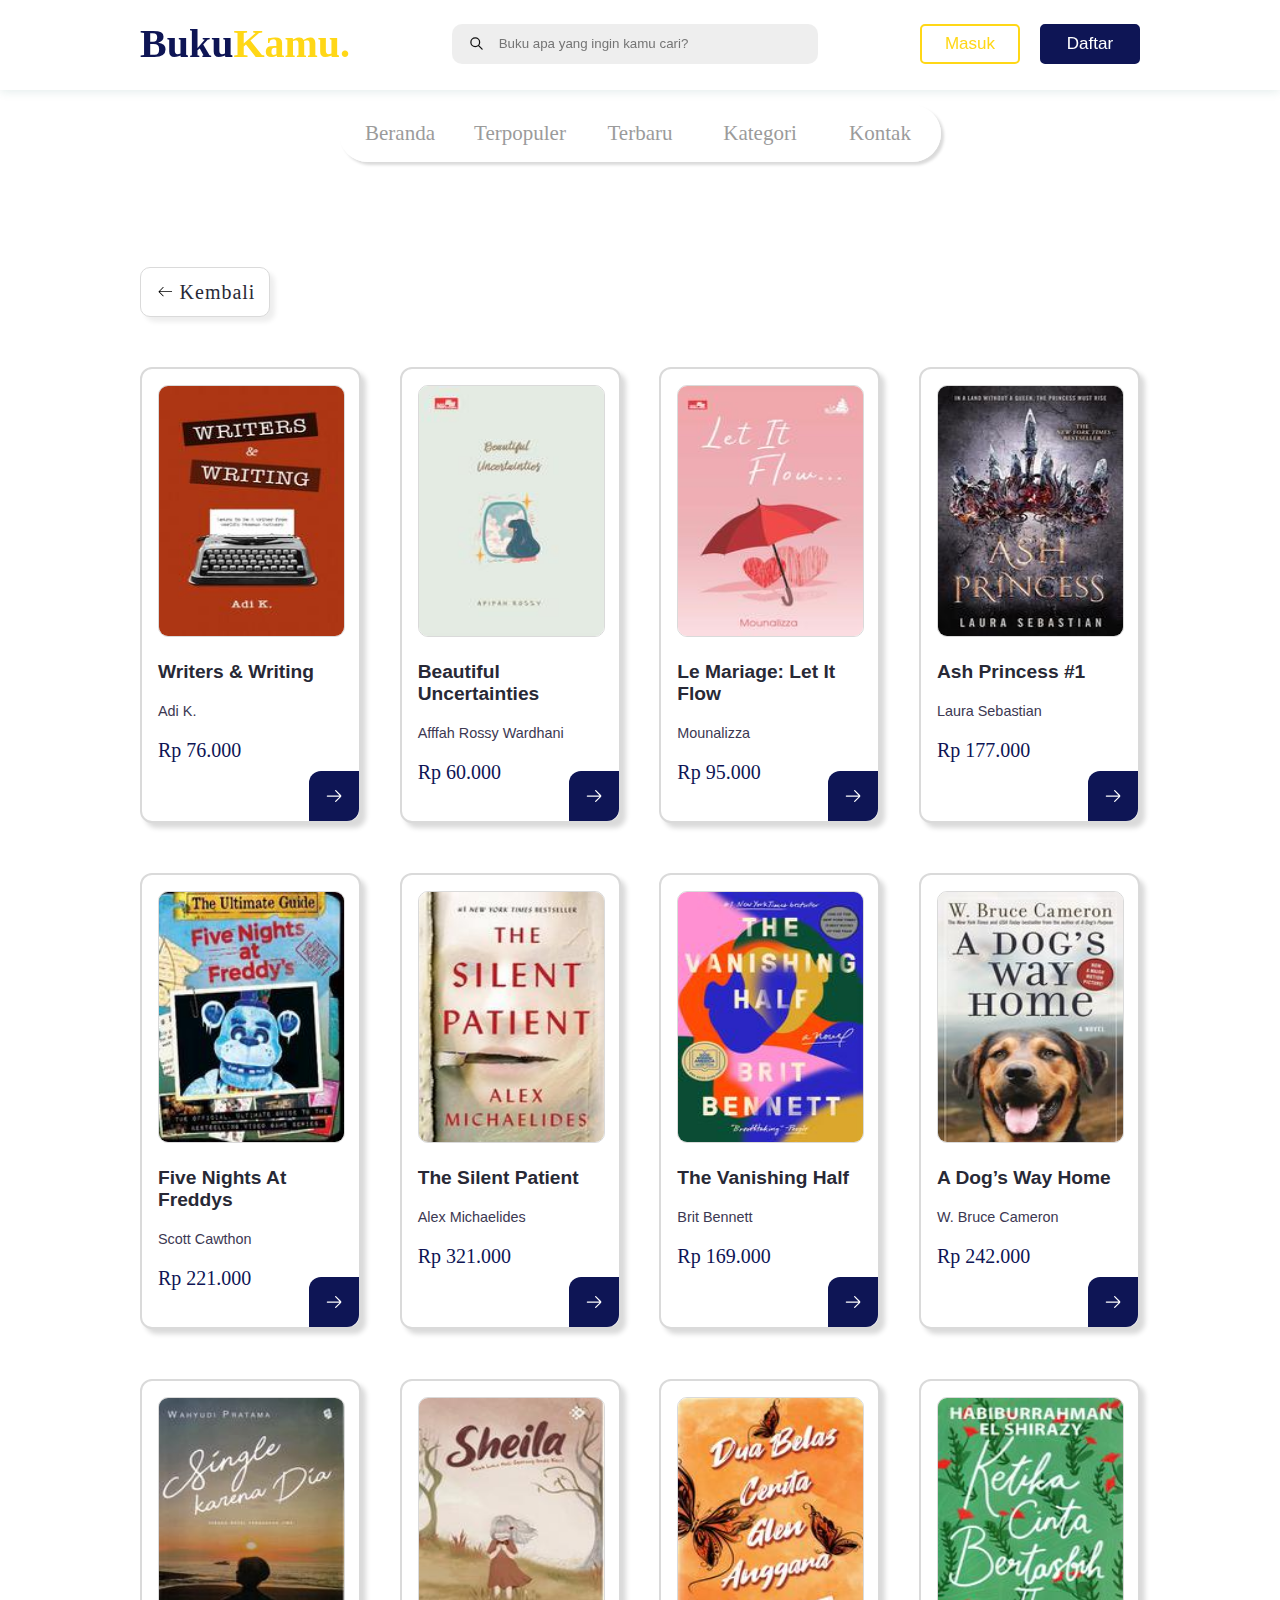
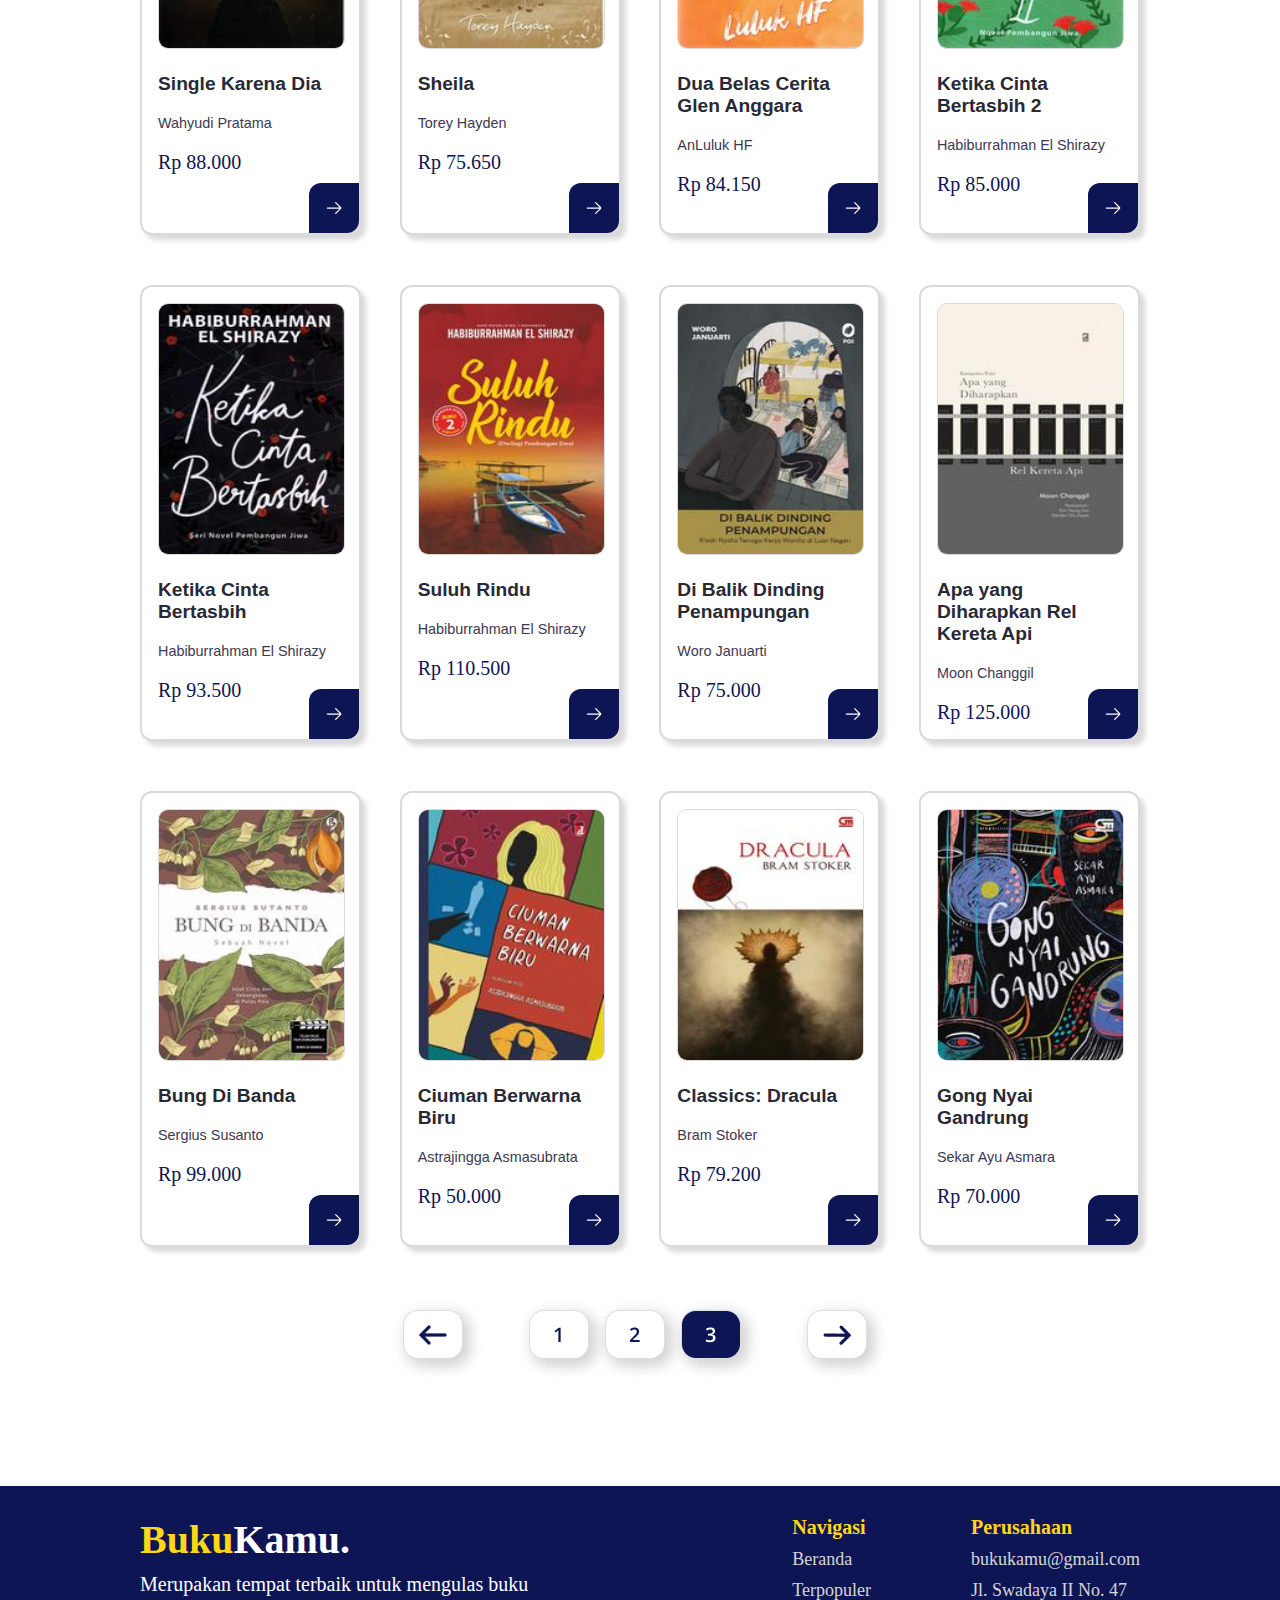
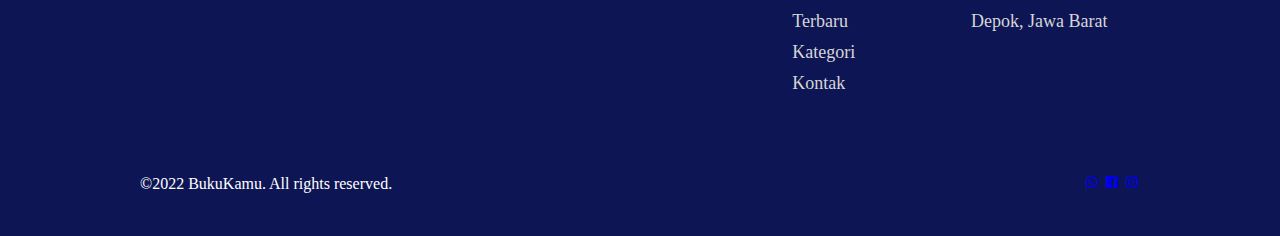
<file: html/terbaruHal-3.html>
<!DOCTYPE html>
<html lang="en">
  <head>
    <meta charset="UTF-8" />
    <meta http-equiv="X-UA-Compatible" content="IE=edge" />
    <meta name="viewport" content="width=device-width, initial-scale=1.0" />
    <!-- google font -->
    <link rel="preconnect" href="https://fonts.googleapis.com" />
    <link rel="preconnect" href="https://fonts.gstatic.com" crossorigin />
    <link href="https://fonts.googleapis.com/css2?family=Poppins:wght@700&display=swap" rel="stylesheet" />
    <!-- css -->
    <link rel="stylesheet" href="../css/terbaruHal-3.css" />
    <!-- boxicons -->
    <link href="https://unpkg.com/boxicons@2.1.4/css/boxicons.min.css" rel="stylesheet" />
    <title>Terbaru Halaman 3</title>
  </head>
  <body>
    <!-- header -->
    <div class="header">
      <div class="container">
        <div class="logo">
          <a href="#">
            <p>Buku<span>Kamu.</span></p>
          </a>
        </div>
        <div class="pencarian">
          <form class="form">
            <label for="search">
              <input required="" autocomplete="off" placeholder="Buku apa yang ingin kamu cari?" id="search" type="text" />
              <div class="icon">
                <svg stroke-width="2" stroke="currentColor" viewBox="0 0 24 24" fill="none" xmlns="http://www.w3.org/2000/svg" class="swap-on">
                  <path d="M21 21l-6-6m2-5a7 7 0 11-14 0 7 7 0 0114 0z" stroke-linejoin="round" stroke-linecap="round"></path>
                </svg>
                <svg stroke-width="2" stroke="currentColor" viewBox="0 0 24 24" fill="none" xmlns="http://www.w3.org/2000/svg" class="swap-off">
                  <path d="M10 19l-7-7m0 0l7-7m-7 7h18" stroke-linejoin="round" stroke-linecap="round"></path>
                </svg>
              </div>
              <button type="reset" class="close-btn">
                <svg viewBox="0 0 20 20" class="h-5 w-5" xmlns="http://www.w3.org/2000/svg">
                  <path
                    clip-rule="evenodd"
                    d="M4.293 4.293a1 1 0 011.414 0L10 8.586l4.293-4.293a1 1 0 111.414 1.414L11.414 10l4.293 4.293a1 1 0 01-1.414 1.414L10 11.414l-4.293 4.293a1 1 0 01-1.414-1.414L8.586 10 4.293 5.707a1 1 0 010-1.414z"
                    fill-rule="evenodd"
                  ></path>
                </svg>
              </button>
            </label>
          </form>
        </div>
        <div class="btn-header">
          <div class="masuk">
            <button id="btn-masuk" onclick="window.open('../formLogin/html/login-2.html');">Masuk</button>
          </div>
          <div class="daftar">
            <div class="daftar">
              <button id="btn-daftar" onclick="window.open('../formLogin/html/daftar-2.html');">Daftar</button>
            </div>
          </div>
        </div>
      </div>
    </div>

    <!-- navigasi -->
    <div class="navigasi">
      <div class="container">
        <div class="navbar">
          <nav>
            <a href="../index.html">Beranda</a>
            <a href="populer.html">Terpopuler</a>
            <a href="terbaru.html">Terbaru</a>
            <a href="kategori.html">Kategori</a>
            <a href="kontak.html">Kontak</a>
            <div class="animasi"></div>
          </nav>
        </div>
      </div>
    </div>

    <!-- populer-1 -->
    <div class="populer-1">
      <div class="container">
        <div id="back-button" class="kembali">
          <button class="back">
            <svg height="20" width="20" xmlns="http://www.w3.org/2000/svg" version="1.1" viewBox="0 0 1024 1024">
              <path
                d="M874.690416 495.52477c0 11.2973-9.168824 20.466124-20.466124 20.466124l-604.773963 0 188.083679 188.083679c7.992021 7.992021 7.992021 20.947078 0 28.939099-4.001127 3.990894-9.240455 5.996574-14.46955 5.996574-5.239328 0-10.478655-1.995447-14.479783-5.996574l-223.00912-223.00912c-3.837398-3.837398-5.996574-9.046027-5.996574-14.46955 0-5.433756 2.159176-10.632151 5.996574-14.46955l223.019353-223.029586c7.992021-7.992021 20.957311-7.992021 28.949332 0 7.992021 8.002254 7.992021 20.957311 0 28.949332l-188.073446 188.073446 604.753497 0C865.521592 475.058646 874.690416 484.217237 874.690416 495.52477z"
              ></path>
            </svg>
            <span>Kembali</span>
          </button>
        </div>
        <div class="produk">
          <!-- buku-41 -->
          <div class="card">
            <a href="#terbarubuku-41">
              <img src="../Image Terbaru/buku-41.jpg" alt="" class="buku-41" />
              <h3 class="card__title">Writers & Writing</h3>
              <p class="card__content">Adi K.</p>
              <div class="card__date">Rp 76.000</div>
              <div class="card__arrow">
                <svg xmlns="http://www.w3.org/2000/svg" fill="none" viewBox="0 0 24 24" height="20" width="20">
                  <path
                    fill="#fff"
                    d="M13.4697 17.9697C13.1768 18.2626 13.1768 18.7374 13.4697 19.0303C13.7626 19.3232 14.2374 19.3232 14.5303 19.0303L20.3232 13.2374C21.0066 12.554 21.0066 11.446 20.3232 10.7626L14.5303 4.96967C14.2374 4.67678 13.7626 4.67678 13.4697 4.96967C13.1768 5.26256 13.1768 5.73744 13.4697 6.03033L18.6893 11.25H4C3.58579 11.25 3.25 11.5858 3.25 12C3.25 12.4142 3.58579 12.75 4 12.75H18.6893L13.4697 17.9697Z"
                  ></path>
                </svg>
              </div>
            </a>
          </div>
          <div class="overlay" id="terbarubuku-41">
            <div class="wrapper">
              <div class="bullet">
                <img src="../image/bullet.png" alt="" />
              </div>
              <div id="back-terbarubuku-41" class="kembali">
                <img src="../image/close-biru.png" alt="" />
              </div>
              <div class="product-img">
                <img src="../Image Terbaru/buku-41.jpg" />
              </div>
              <div class="product-info">
                <div class="product-text">
                  <h1>Writers & Writing</h1>
                  <h2>Adi K.</h2>
                </div>
                <div class="product-price-btn">
                  <p><span>Rp</span>76.000</p>
                  <div class="beli">
                    <button id="btn-beli">Beli Sekarang</button>
                  </div>
                </div>
              </div>
            </div>
          </div>

          <!-- buku-42 -->
          <div class="card">
            <a href="#terbarubuku-42">
              <img src="../Image Terbaru/buku-42.jpg" alt="" class="buku-42" />
              <h3 class="card__title">Beautiful Uncertainties</h3>
              <p class="card__content">Afffah Rossy Wardhani</p>
              <div class="card__date">Rp 60.000</div>
              <div class="card__arrow">
                <svg xmlns="http://www.w3.org/2000/svg" fill="none" viewBox="0 0 24 24" height="20" width="20">
                  <path
                    fill="#fff"
                    d="M13.4697 17.9697C13.1768 18.2626 13.1768 18.7374 13.4697 19.0303C13.7626 19.3232 14.2374 19.3232 14.5303 19.0303L20.3232 13.2374C21.0066 12.554 21.0066 11.446 20.3232 10.7626L14.5303 4.96967C14.2374 4.67678 13.7626 4.67678 13.4697 4.96967C13.1768 5.26256 13.1768 5.73744 13.4697 6.03033L18.6893 11.25H4C3.58579 11.25 3.25 11.5858 3.25 12C3.25 12.4142 3.58579 12.75 4 12.75H18.6893L13.4697 17.9697Z"
                  ></path>
                </svg>
              </div>
            </a>
          </div>
          <div class="overlay" id="terbarubuku-42">
            <div class="wrapper">
              <div class="bullet">
                <img src="../image/bullet.png" alt="" />
              </div>
              <div id="back-terbarubuku-42" class="kembali">
                <img src="../image/close-biru.png" alt="" />
              </div>
              <div class="product-img">
                <img src="../Image Terbaru/buku-42.jpg" />
              </div>
              <div class="product-info">
                <div class="product-text">
                  <h1>Beautiful Uncertainties</h1>
                  <h2>Afffah Rossy Wardhani</h2>
                </div>
                <div class="product-price-btn">
                  <p><span>Rp</span>60.000</p>
                  <div class="beli">
                    <button id="btn-beli">Beli Sekarang</button>
                  </div>
                </div>
              </div>
            </div>
          </div>

          <!-- buku-43 -->
          <div class="card">
            <a href="#terbarubuku-43">
              <img src="../Image Terbaru/buku-43.jpg" alt="" class="buku-43" />
              <h3 class="card__title">Le Mariage: Let It Flow</h3>
              <p class="card__content">Mounalizza</p>
              <div class="card__date">Rp 95.000</div>
              <div class="card__arrow">
                <svg xmlns="http://www.w3.org/2000/svg" fill="none" viewBox="0 0 24 24" height="20" width="20">
                  <path
                    fill="#fff"
                    d="M13.4697 17.9697C13.1768 18.2626 13.1768 18.7374 13.4697 19.0303C13.7626 19.3232 14.2374 19.3232 14.5303 19.0303L20.3232 13.2374C21.0066 12.554 21.0066 11.446 20.3232 10.7626L14.5303 4.96967C14.2374 4.67678 13.7626 4.67678 13.4697 4.96967C13.1768 5.26256 13.1768 5.73744 13.4697 6.03033L18.6893 11.25H4C3.58579 11.25 3.25 11.5858 3.25 12C3.25 12.4142 3.58579 12.75 4 12.75H18.6893L13.4697 17.9697Z"
                  ></path>
                </svg>
              </div>
            </a>
          </div>
          <div class="overlay" id="terbarubuku-43">
            <div class="wrapper">
              <div class="bullet">
                <img src="../image/bullet.png" alt="" />
              </div>
              <div id="back-terbarubuku-43" class="kembali">
                <img src="../image/close-biru.png" alt="" />
              </div>
              <div class="product-img">
                <img src="../Image Terbaru/buku-43.jpg" />
              </div>
              <div class="product-info">
                <div class="product-text">
                  <h1>Le Mariage: Let It Flow</h1>
                  <h2>Mounalizza</h2>
                </div>
                <div class="product-price-btn">
                  <p><span>Rp</span>95.000</p>
                  <div class="beli">
                    <button id="btn-beli">Beli Sekarang</button>
                  </div>
                </div>
              </div>
            </div>
          </div>

          <!-- buku-44 -->
          <div class="card">
            <a href="#terbarubuku-44">
              <img src="../Image Terbaru/buku-44.jpg" alt="" class="buku-44" />
              <h3 class="card__title">Ash Princess #1</h3>
              <p class="card__content">Laura Sebastian</p>
              <div class="card__date">Rp 177.000</div>
              <div class="card__arrow">
                <svg xmlns="http://www.w3.org/2000/svg" fill="none" viewBox="0 0 24 24" height="20" width="20">
                  <path
                    fill="#fff"
                    d="M13.4697 17.9697C13.1768 18.2626 13.1768 18.7374 13.4697 19.0303C13.7626 19.3232 14.2374 19.3232 14.5303 19.0303L20.3232 13.2374C21.0066 12.554 21.0066 11.446 20.3232 10.7626L14.5303 4.96967C14.2374 4.67678 13.7626 4.67678 13.4697 4.96967C13.1768 5.26256 13.1768 5.73744 13.4697 6.03033L18.6893 11.25H4C3.58579 11.25 3.25 11.5858 3.25 12C3.25 12.4142 3.58579 12.75 4 12.75H18.6893L13.4697 17.9697Z"
                  ></path>
                </svg>
              </div>
            </a>
          </div>
          <div class="overlay" id="terbarubuku-44">
            <div class="wrapper">
              <div class="bullet">
                <img src="../image/bullet.png" alt="" />
              </div>
              <div id="back-terbarubuku-44" class="kembali">
                <img src="../image/close-biru.png" alt="" />
              </div>
              <div class="product-img">
                <img src="../Image Terbaru/buku-44.jpg" />
              </div>
              <div class="product-info">
                <div class="product-text">
                  <h1>Ash Princess #1</h1>
                  <h2>Laura Sebastian</h2>
                </div>
                <div class="product-price-btn">
                  <p><span>Rp</span>177.000</p>
                  <div class="beli">
                    <button id="btn-beli">Beli Sekarang</button>
                  </div>
                </div>
              </div>
            </div>
          </div>
        </div>
      </div>
    </div>

    <!-- populer-2 -->
    <div class="populer-2">
      <div class="container">
        <div class="produk">
          <!-- buku-45 -->
          <div class="card">
            <a href="#terbarubuku-45">
              <img src="../Image Terbaru/buku-45.jpg" alt="" class="buku-45" />
              <h3 class="card__title">Five Nights At Freddys</h3>
              <p class="card__content">Scott Cawthon</p>
              <div class="card__date">Rp 221.000</div>
              <div class="card__arrow">
                <svg xmlns="http://www.w3.org/2000/svg" fill="none" viewBox="0 0 24 24" height="20" width="20">
                  <path
                    fill="#fff"
                    d="M13.4697 17.9697C13.1768 18.2626 13.1768 18.7374 13.4697 19.0303C13.7626 19.3232 14.2374 19.3232 14.5303 19.0303L20.3232 13.2374C21.0066 12.554 21.0066 11.446 20.3232 10.7626L14.5303 4.96967C14.2374 4.67678 13.7626 4.67678 13.4697 4.96967C13.1768 5.26256 13.1768 5.73744 13.4697 6.03033L18.6893 11.25H4C3.58579 11.25 3.25 11.5858 3.25 12C3.25 12.4142 3.58579 12.75 4 12.75H18.6893L13.4697 17.9697Z"
                  ></path>
                </svg>
              </div>
            </a>
          </div>
          <div class="overlay" id="terbarubuku-45">
            <div class="wrapper">
              <div class="bullet">
                <img src="../image/bullet.png" alt="" />
              </div>
              <div id="back-terbarubuku-45" class="kembali">
                <img src="../image/close-biru.png" alt="" />
              </div>
              <div class="product-img">
                <img src="../Image Terbaru/buku-45.jpg" />
              </div>
              <div class="product-info">
                <div class="product-text">
                  <h1>Five Nights At Freddys</h1>
                  <h2>Scott Cawthon</h2>
                </div>
                <div class="product-price-btn">
                  <p><span>Rp</span>221.000</p>
                  <div class="beli">
                    <button id="btn-beli">Beli Sekarang</button>
                  </div>
                </div>
              </div>
            </div>
          </div>

          <!-- buku-46 -->
          <div class="card">
            <a href="#terbarubuku-46">
              <img src="../Image Terbaru/buku-46.jpg" alt="" class="buku-46" />
              <h3 class="card__title">The Silent Patient</h3>
              <p class="card__content">Alex Michaelides</p>
              <div class="card__date">Rp 321.000</div>
              <div class="card__arrow">
                <svg xmlns="http://www.w3.org/2000/svg" fill="none" viewBox="0 0 24 24" height="20" width="20">
                  <path
                    fill="#fff"
                    d="M13.4697 17.9697C13.1768 18.2626 13.1768 18.7374 13.4697 19.0303C13.7626 19.3232 14.2374 19.3232 14.5303 19.0303L20.3232 13.2374C21.0066 12.554 21.0066 11.446 20.3232 10.7626L14.5303 4.96967C14.2374 4.67678 13.7626 4.67678 13.4697 4.96967C13.1768 5.26256 13.1768 5.73744 13.4697 6.03033L18.6893 11.25H4C3.58579 11.25 3.25 11.5858 3.25 12C3.25 12.4142 3.58579 12.75 4 12.75H18.6893L13.4697 17.9697Z"
                  ></path>
                </svg>
              </div>
            </a>
          </div>
          <div class="overlay" id="terbarubuku-46">
            <div class="wrapper">
              <div class="bullet">
                <img src="../image/bullet.png" alt="" />
              </div>
              <div id="back-terbarubuku-46" class="kembali">
                <img src="../image/close-biru.png" alt="" />
              </div>
              <div class="product-img">
                <img src="../Image Terbaru/buku-46.jpg" />
              </div>
              <div class="product-info">
                <div class="product-text">
                  <h1>The Silent Patient</h1>
                  <h2>Alex Michaelides</h2>
                </div>
                <div class="product-price-btn">
                  <p><span>Rp</span>321.000</p>
                  <div class="beli">
                    <button id="btn-beli">Beli Sekarang</button>
                  </div>
                </div>
              </div>
            </div>
          </div>

          <!-- buku-47 -->
          <div class="card">
            <a href="#terbarubuku-47">
              <img src="../Image Terbaru/buku-47.jpg" alt="" class="buku-47" />
              <h3 class="card__title">The Vanishing Half</h3>
              <p class="card__content">Brit Bennett</p>
              <div class="card__date">Rp 169.000</div>
              <div class="card__arrow">
                <svg xmlns="http://www.w3.org/2000/svg" fill="none" viewBox="0 0 24 24" height="20" width="20">
                  <path
                    fill="#fff"
                    d="M13.4697 17.9697C13.1768 18.2626 13.1768 18.7374 13.4697 19.0303C13.7626 19.3232 14.2374 19.3232 14.5303 19.0303L20.3232 13.2374C21.0066 12.554 21.0066 11.446 20.3232 10.7626L14.5303 4.96967C14.2374 4.67678 13.7626 4.67678 13.4697 4.96967C13.1768 5.26256 13.1768 5.73744 13.4697 6.03033L18.6893 11.25H4C3.58579 11.25 3.25 11.5858 3.25 12C3.25 12.4142 3.58579 12.75 4 12.75H18.6893L13.4697 17.9697Z"
                  ></path>
                </svg>
              </div>
            </a>
          </div>
          <div class="overlay" id="terbarubuku-47">
            <div class="wrapper">
              <div class="bullet">
                <img src="../image/bullet.png" alt="" />
              </div>
              <div id="back-terbarubuku-47" class="kembali">
                <img src="../image/close-biru.png" alt="" />
              </div>
              <div class="product-img">
                <img src="../Image Terbaru/buku-47.jpg" />
              </div>
              <div class="product-info">
                <div class="product-text">
                  <h1>The Vanishing Half</h1>
                  <h2>Brit Bennett</h2>
                </div>
                <div class="product-price-btn">
                  <p><span>Rp</span>169.000</p>
                  <div class="beli">
                    <button id="btn-beli">Beli Sekarang</button>
                  </div>
                </div>
              </div>
            </div>
          </div>

          <!-- buku-48 -->
          <div class="card">
            <a href="#terbarubuku-48">
              <img src="../Image Terbaru/buku-48.jpg" alt="" class="buku-48" />
              <h3 class="card__title">A Dog’s Way Home</h3>
              <p class="card__content">W. Bruce Cameron</p>
              <div class="card__date">Rp 242.000</div>
              <div class="card__arrow">
                <svg xmlns="http://www.w3.org/2000/svg" fill="none" viewBox="0 0 24 24" height="20" width="20">
                  <path
                    fill="#fff"
                    d="M13.4697 17.9697C13.1768 18.2626 13.1768 18.7374 13.4697 19.0303C13.7626 19.3232 14.2374 19.3232 14.5303 19.0303L20.3232 13.2374C21.0066 12.554 21.0066 11.446 20.3232 10.7626L14.5303 4.96967C14.2374 4.67678 13.7626 4.67678 13.4697 4.96967C13.1768 5.26256 13.1768 5.73744 13.4697 6.03033L18.6893 11.25H4C3.58579 11.25 3.25 11.5858 3.25 12C3.25 12.4142 3.58579 12.75 4 12.75H18.6893L13.4697 17.9697Z"
                  ></path>
                </svg>
              </div>
            </a>
          </div>
          <div class="overlay" id="terbarubuku-48">
            <div class="wrapper">
              <div class="bullet">
                <img src="../image/bullet.png" alt="" />
              </div>
              <div id="back-terbarubuku-48" class="kembali">
                <img src="../image/close-biru.png" alt="" />
              </div>
              <div class="product-img">
                <img src="../Image Terbaru/buku-48.jpg" />
              </div>
              <div class="product-info">
                <div class="product-text">
                  <h1>A Dog’s Way Home</h1>
                  <h2>W. Bruce Cameron</h2>
                </div>
                <div class="product-price-btn">
                  <p><span>Rp</span>242.000</p>
                  <div class="beli">
                    <button id="btn-beli">Beli Sekarang</button>
                  </div>
                </div>
              </div>
            </div>
          </div>
        </div>
      </div>
    </div>

    <!-- populer-3 -->
    <div class="populer-3">
      <div class="container">
        <div class="produk">
          <!-- buku-49 -->
          <div class="card">
            <a href="#terbarubuku-49">
              <img src="../Image Terbaru/buku-49.jpg" alt="" class="buku-49" />
              <h3 class="card__title">Single Karena Dia</h3>
              <p class="card__content">Wahyudi Pratama</p>
              <div class="card__date">Rp 88.000</div>
              <div class="card__arrow">
                <svg xmlns="http://www.w3.org/2000/svg" fill="none" viewBox="0 0 24 24" height="20" width="20">
                  <path
                    fill="#fff"
                    d="M13.4697 17.9697C13.1768 18.2626 13.1768 18.7374 13.4697 19.0303C13.7626 19.3232 14.2374 19.3232 14.5303 19.0303L20.3232 13.2374C21.0066 12.554 21.0066 11.446 20.3232 10.7626L14.5303 4.96967C14.2374 4.67678 13.7626 4.67678 13.4697 4.96967C13.1768 5.26256 13.1768 5.73744 13.4697 6.03033L18.6893 11.25H4C3.58579 11.25 3.25 11.5858 3.25 12C3.25 12.4142 3.58579 12.75 4 12.75H18.6893L13.4697 17.9697Z"
                  ></path>
                </svg>
              </div>
            </a>
          </div>
          <div class="overlay" id="terbarubuku-49">
            <div class="wrapper">
              <div class="bullet">
                <img src="../image/bullet.png" alt="" />
              </div>
              <div id="back-terbarubuku-49" class="kembali">
                <img src="../image/close-biru.png" alt="" />
              </div>
              <div class="product-img">
                <img src="../Image Terbaru/buku-49.jpg" />
              </div>
              <div class="product-info">
                <div class="product-text">
                  <h1>Single Karena Dia</h1>
                  <h2>Wahyudi Pratama</h2>
                </div>
                <div class="product-price-btn">
                  <p><span>Rp</span>88.000</p>
                  <div class="beli">
                    <button id="btn-beli">Beli Sekarang</button>
                  </div>
                </div>
              </div>
            </div>
          </div>

          <!-- buku-50 -->
          <div class="card">
            <a href="#terbarubuku-50">
              <img src="../Image Terbaru/buku-50.jpg" alt="" class="buku-50" />
              <h3 class="card__title">Sheila</h3>
              <p class="card__content">Torey Hayden</p>
              <div class="card__date">Rp 75.650</div>
              <div class="card__arrow">
                <svg xmlns="http://www.w3.org/2000/svg" fill="none" viewBox="0 0 24 24" height="20" width="20">
                  <path
                    fill="#fff"
                    d="M13.4697 17.9697C13.1768 18.2626 13.1768 18.7374 13.4697 19.0303C13.7626 19.3232 14.2374 19.3232 14.5303 19.0303L20.3232 13.2374C21.0066 12.554 21.0066 11.446 20.3232 10.7626L14.5303 4.96967C14.2374 4.67678 13.7626 4.67678 13.4697 4.96967C13.1768 5.26256 13.1768 5.73744 13.4697 6.03033L18.6893 11.25H4C3.58579 11.25 3.25 11.5858 3.25 12C3.25 12.4142 3.58579 12.75 4 12.75H18.6893L13.4697 17.9697Z"
                  ></path>
                </svg>
              </div>
            </a>
          </div>
          <div class="overlay" id="terbarubuku-50">
            <div class="wrapper">
              <div class="bullet">
                <img src="../image/bullet.png" alt="" />
              </div>
              <div id="back-terbarubuku-50" class="kembali">
                <img src="../image/close-biru.png" alt="" />
              </div>
              <div class="product-img">
                <img src="../Image Terbaru/buku-50.jpg" />
              </div>
              <div class="product-info">
                <div class="product-text">
                  <h1>Sheila</h1>
                  <h2>Torey Hayden</h2>
                </div>
                <div class="product-price-btn">
                  <p><span>Rp</span>75.650</p>
                  <div class="beli">
                    <button id="btn-beli">Beli Sekarang</button>
                  </div>
                </div>
              </div>
            </div>
          </div>

          <!-- buku-51 -->
          <div class="card">
            <a href="#terbarubuku-51">
              <img src="../Image Terbaru/buku-51.jpg" alt="" class="buku-51" />
              <h3 class="card__title">Dua Belas Cerita Glen Anggara</h3>
              <p class="card__content">AnLuluk HF</p>
              <div class="card__date">Rp 84.150</div>
              <div class="card__arrow">
                <svg xmlns="http://www.w3.org/2000/svg" fill="none" viewBox="0 0 24 24" height="20" width="20">
                  <path
                    fill="#fff"
                    d="M13.4697 17.9697C13.1768 18.2626 13.1768 18.7374 13.4697 19.0303C13.7626 19.3232 14.2374 19.3232 14.5303 19.0303L20.3232 13.2374C21.0066 12.554 21.0066 11.446 20.3232 10.7626L14.5303 4.96967C14.2374 4.67678 13.7626 4.67678 13.4697 4.96967C13.1768 5.26256 13.1768 5.73744 13.4697 6.03033L18.6893 11.25H4C3.58579 11.25 3.25 11.5858 3.25 12C3.25 12.4142 3.58579 12.75 4 12.75H18.6893L13.4697 17.9697Z"
                  ></path>
                </svg>
              </div>
            </a>
          </div>
          <div class="overlay" id="terbarubuku-51">
            <div class="wrapper">
              <div class="bullet">
                <img src="../image/bullet.png" alt="" />
              </div>
              <div id="back-terbarubuku-51" class="kembali">
                <img src="../image/close-biru.png" alt="" />
              </div>
              <div class="product-img">
                <img src="../Image Terbaru/buku-51.jpg" />
              </div>
              <div class="product-info">
                <div class="product-text">
                  <h1>Dua Belas Cerita Glen Anggara</h1>
                  <h2>Luluk HF</h2>
                </div>
                <div class="product-price-btn">
                  <p><span>Rp</span>84.150</p>
                  <div class="beli">
                    <button id="btn-beli">Beli Sekarang</button>
                  </div>
                </div>
              </div>
            </div>
          </div>

          <!-- buku-52 -->
          <div class="card">
            <a href="#terbarubuku-52">
              <img src="../Image Terbaru/buku-52.jpg" alt="" class="buku-52" />
              <h3 class="card__title">Ketika Cinta Bertasbih 2</h3>
              <p class="card__content">Habiburrahman El Shirazy</p>
              <div class="card__date">Rp 85.000</div>
              <div class="card__arrow">
                <svg xmlns="http://www.w3.org/2000/svg" fill="none" viewBox="0 0 24 24" height="20" width="20">
                  <path
                    fill="#fff"
                    d="M13.4697 17.9697C13.1768 18.2626 13.1768 18.7374 13.4697 19.0303C13.7626 19.3232 14.2374 19.3232 14.5303 19.0303L20.3232 13.2374C21.0066 12.554 21.0066 11.446 20.3232 10.7626L14.5303 4.96967C14.2374 4.67678 13.7626 4.67678 13.4697 4.96967C13.1768 5.26256 13.1768 5.73744 13.4697 6.03033L18.6893 11.25H4C3.58579 11.25 3.25 11.5858 3.25 12C3.25 12.4142 3.58579 12.75 4 12.75H18.6893L13.4697 17.9697Z"
                  ></path>
                </svg>
              </div>
            </a>
          </div>
          <div class="overlay" id="terbarubuku-52">
            <div class="wrapper">
              <div class="bullet">
                <img src="../image/bullet.png" alt="" />
              </div>
              <div id="back-terbarubuku-52" class="kembali">
                <img src="../image/close-biru.png" alt="" />
              </div>
              <div class="product-img">
                <img src="../Image Terbaru/buku-52.jpg" />
              </div>
              <div class="product-info">
                <div class="product-text">
                  <h1>Ketika Cinta Bertasbih 2</h1>
                  <h2>Habiburrahman El Shirazy</h2>
                </div>
                <div class="product-price-btn">
                  <p><span>Rp</span>85.000</p>
                  <div class="beli">
                    <button id="btn-beli">Beli Sekarang</button>
                  </div>
                </div>
              </div>
            </div>
          </div>
        </div>
      </div>
    </div>

    <!-- populer-4 -->
    <div class="populer-4">
      <div class="container">
        <div class="produk">
          <!-- buku-53 -->
          <div class="card">
            <a href="#terbarubuku-53">
              <img src="../Image Terbaru/buku-53.jpg" alt="" class="buku-53" />
              <h3 class="card__title">Ketika Cinta Bertasbih</h3>
              <p class="card__content">Habiburrahman El Shirazy</p>
              <div class="card__date">Rp 93.500</div>
              <div class="card__arrow">
                <svg xmlns="http://www.w3.org/2000/svg" fill="none" viewBox="0 0 24 24" height="20" width="20">
                  <path
                    fill="#fff"
                    d="M13.4697 17.9697C13.1768 18.2626 13.1768 18.7374 13.4697 19.0303C13.7626 19.3232 14.2374 19.3232 14.5303 19.0303L20.3232 13.2374C21.0066 12.554 21.0066 11.446 20.3232 10.7626L14.5303 4.96967C14.2374 4.67678 13.7626 4.67678 13.4697 4.96967C13.1768 5.26256 13.1768 5.73744 13.4697 6.03033L18.6893 11.25H4C3.58579 11.25 3.25 11.5858 3.25 12C3.25 12.4142 3.58579 12.75 4 12.75H18.6893L13.4697 17.9697Z"
                  ></path>
                </svg>
              </div>
            </a>
          </div>
          <div class="overlay" id="terbarubuku-53">
            <div class="wrapper">
              <div class="bullet">
                <img src="../image/bullet.png" alt="" />
              </div>
              <div id="back-terbarubuku-53" class="kembali">
                <img src="../image/close-biru.png" alt="" />
              </div>
              <div class="product-img">
                <img src="../Image Terbaru/buku-53.jpg" />
              </div>
              <div class="product-info">
                <div class="product-text">
                  <h1>Ketika Cinta Bertasbih</h1>
                  <h2>Habiburrahman El Shirazy</h2>
                </div>
                <div class="product-price-btn">
                  <p><span>Rp</span>93.500</p>
                  <div class="beli">
                    <button id="btn-beli">Beli Sekarang</button>
                  </div>
                </div>
              </div>
            </div>
          </div>

          <!-- buku-54 -->
          <div class="card">
            <a href="#terbarubuku-54">
              <img src="../Image Terbaru/buku-54.jpg" alt="" class="buku-54" />
              <h3 class="card__title">Suluh Rindu</h3>
              <p class="card__content">Habiburrahman El Shirazy</p>
              <div class="card__date">Rp 110.500</div>
              <div class="card__arrow">
                <svg xmlns="http://www.w3.org/2000/svg" fill="none" viewBox="0 0 24 24" height="20" width="20">
                  <path
                    fill="#fff"
                    d="M13.4697 17.9697C13.1768 18.2626 13.1768 18.7374 13.4697 19.0303C13.7626 19.3232 14.2374 19.3232 14.5303 19.0303L20.3232 13.2374C21.0066 12.554 21.0066 11.446 20.3232 10.7626L14.5303 4.96967C14.2374 4.67678 13.7626 4.67678 13.4697 4.96967C13.1768 5.26256 13.1768 5.73744 13.4697 6.03033L18.6893 11.25H4C3.58579 11.25 3.25 11.5858 3.25 12C3.25 12.4142 3.58579 12.75 4 12.75H18.6893L13.4697 17.9697Z"
                  ></path>
                </svg>
              </div>
            </a>
          </div>
          <div class="overlay" id="terbarubuku-54">
            <div class="wrapper">
              <div class="bullet">
                <img src="../image/bullet.png" alt="" />
              </div>
              <div id="back-terbarubuku-54" class="kembali">
                <img src="../image/close-biru.png" alt="" />
              </div>
              <div class="product-img">
                <img src="../Image Terbaru/buku-54.jpg" />
              </div>
              <div class="product-info">
                <div class="product-text">
                  <h1>Suluh Rindu</h1>
                  <h2>Habiburrahman El Shirazy</h2>
                </div>
                <div class="product-price-btn">
                  <p><span>Rp</span>110.500</p>
                  <div class="beli">
                    <button id="btn-beli">Beli Sekarang</button>
                  </div>
                </div>
              </div>
            </div>
          </div>

          <!-- buku-55 -->
          <div class="card">
            <a href="#terbarubuku-55">
              <img src="../Image Terbaru/buku-55.jpg" alt="" class="buku-55" />
              <h3 class="card__title">Di Balik Dinding Penampungan</h3>
              <p class="card__content">Woro Januarti</p>
              <div class="card__date">Rp 75.000</div>
              <div class="card__arrow">
                <svg xmlns="http://www.w3.org/2000/svg" fill="none" viewBox="0 0 24 24" height="20" width="20">
                  <path
                    fill="#fff"
                    d="M13.4697 17.9697C13.1768 18.2626 13.1768 18.7374 13.4697 19.0303C13.7626 19.3232 14.2374 19.3232 14.5303 19.0303L20.3232 13.2374C21.0066 12.554 21.0066 11.446 20.3232 10.7626L14.5303 4.96967C14.2374 4.67678 13.7626 4.67678 13.4697 4.96967C13.1768 5.26256 13.1768 5.73744 13.4697 6.03033L18.6893 11.25H4C3.58579 11.25 3.25 11.5858 3.25 12C3.25 12.4142 3.58579 12.75 4 12.75H18.6893L13.4697 17.9697Z"
                  ></path>
                </svg>
              </div>
            </a>
          </div>
          <div class="overlay" id="terbarubuku-55">
            <div class="wrapper">
              <div class="bullet">
                <img src="../image/bullet.png" alt="" />
              </div>
              <div id="back-terbarubuku-55" class="kembali">
                <img src="../image/close-biru.png" alt="" />
              </div>
              <div class="product-img">
                <img src="../Image Terbaru/buku-55.jpg" />
              </div>
              <div class="product-info">
                <div class="product-text">
                  <h1>Di Balik Dinding Penampungan</h1>
                  <h2>Woro Januarti</h2>
                </div>
                <div class="product-price-btn">
                  <p><span>Rp</span> 75.000</p>
                  <div class="beli">
                    <button id="btn-beli">Beli Sekarang</button>
                  </div>
                </div>
              </div>
            </div>
          </div>

          <!-- buku-56 -->
          <div class="card">
            <a href="#terbarubuku-56">
              <img src="../Image Terbaru/buku-56.jpg" alt="" class="buku-56" />
              <h3 class="card__title">Apa yang Diharapkan Rel Kereta Api</h3>
              <p class="card__content">Moon Changgil</p>
              <div class="card__date">Rp 125.000</div>
              <div class="card__arrow">
                <svg xmlns="http://www.w3.org/2000/svg" fill="none" viewBox="0 0 24 24" height="20" width="20">
                  <path
                    fill="#fff"
                    d="M13.4697 17.9697C13.1768 18.2626 13.1768 18.7374 13.4697 19.0303C13.7626 19.3232 14.2374 19.3232 14.5303 19.0303L20.3232 13.2374C21.0066 12.554 21.0066 11.446 20.3232 10.7626L14.5303 4.96967C14.2374 4.67678 13.7626 4.67678 13.4697 4.96967C13.1768 5.26256 13.1768 5.73744 13.4697 6.03033L18.6893 11.25H4C3.58579 11.25 3.25 11.5858 3.25 12C3.25 12.4142 3.58579 12.75 4 12.75H18.6893L13.4697 17.9697Z"
                  ></path>
                </svg>
              </div>
            </a>
          </div>
          <div class="overlay" id="terbarubuku-56">
            <div class="wrapper">
              <div class="bullet">
                <img src="../image/bullet.png" alt="" />
              </div>
              <div id="back-terbarubuku-56" class="kembali">
                <img src="../image/close-biru.png" alt="" />
              </div>
              <div class="product-img">
                <img src="../Image Terbaru/buku-56.jpg" />
              </div>
              <div class="product-info">
                <div class="product-text">
                  <h1>Apa yang Diharapkan Rel Kereta Api</h1>
                  <h2>Moon Changgil</h2>
                </div>
                <div class="product-price-btn">
                  <p><span>Rp</span>125.000</p>
                  <div class="beli">
                    <button id="btn-beli">Beli Sekarang</button>
                  </div>
                </div>
              </div>
            </div>
          </div>
        </div>
      </div>
    </div>

    <!-- populer-5 -->
    <div class="populer-5">
      <div class="container">
        <div class="produk">
          <!-- buku-57 -->
          <div class="card">
            <a href="#terbarubuku-57">
              <img src="../Image Terbaru/buku-57.jpg" alt="" class="buku-57" />
              <h3 class="card__title">Bung Di Banda</h3>
              <p class="card__content">Sergius Susanto</p>
              <div class="card__date">Rp 99.000</div>
              <div class="card__arrow">
                <svg xmlns="http://www.w3.org/2000/svg" fill="none" viewBox="0 0 24 24" height="20" width="20">
                  <path
                    fill="#fff"
                    d="M13.4697 17.9697C13.1768 18.2626 13.1768 18.7374 13.4697 19.0303C13.7626 19.3232 14.2374 19.3232 14.5303 19.0303L20.3232 13.2374C21.0066 12.554 21.0066 11.446 20.3232 10.7626L14.5303 4.96967C14.2374 4.67678 13.7626 4.67678 13.4697 4.96967C13.1768 5.26256 13.1768 5.73744 13.4697 6.03033L18.6893 11.25H4C3.58579 11.25 3.25 11.5858 3.25 12C3.25 12.4142 3.58579 12.75 4 12.75H18.6893L13.4697 17.9697Z"
                  ></path>
                </svg>
              </div>
            </a>
          </div>
          <div class="overlay" id="terbarubuku-57">
            <div class="wrapper">
              <div class="bullet">
                <img src="../image/bullet.png" alt="" />
              </div>
              <div id="back-terbarubuku-57" class="kembali">
                <img src="../image/close-biru.png" alt="" />
              </div>
              <div class="product-img">
                <img src="../Image Terbaru/buku-57.jpg" />
              </div>
              <div class="product-info">
                <div class="product-text">
                  <h1>Bung Di Banda</h1>
                  <h2>Sergius Susanto</h2>
                </div>
                <div class="product-price-btn">
                  <p><span>Rp</span>99.000</p>
                  <div class="beli">
                    <button id="btn-beli">Beli Sekarang</button>
                  </div>
                </div>
              </div>
            </div>
          </div>

          <!-- buku-58 -->
          <div class="card">
            <a href="#terbarubuku-58">
              <img src="../Image Terbaru/buku-58.jpg" alt="" class="buku-58" />
              <h3 class="card__title">Ciuman Berwarna Biru</h3>
              <p class="card__content">Astrajingga Asmasubrata</p>
              <div class="card__date">Rp 50.000</div>
              <div class="card__arrow">
                <svg xmlns="http://www.w3.org/2000/svg" fill="none" viewBox="0 0 24 24" height="20" width="20">
                  <path
                    fill="#fff"
                    d="M13.4697 17.9697C13.1768 18.2626 13.1768 18.7374 13.4697 19.0303C13.7626 19.3232 14.2374 19.3232 14.5303 19.0303L20.3232 13.2374C21.0066 12.554 21.0066 11.446 20.3232 10.7626L14.5303 4.96967C14.2374 4.67678 13.7626 4.67678 13.4697 4.96967C13.1768 5.26256 13.1768 5.73744 13.4697 6.03033L18.6893 11.25H4C3.58579 11.25 3.25 11.5858 3.25 12C3.25 12.4142 3.58579 12.75 4 12.75H18.6893L13.4697 17.9697Z"
                  ></path>
                </svg>
              </div>
            </a>
          </div>
          <div class="overlay" id="terbarubuku-58">
            <div class="wrapper">
              <div class="bullet">
                <img src="../image/bullet.png" alt="" />
              </div>
              <div id="back-terbarubuku-58" class="kembali">
                <img src="../image/close-biru.png" alt="" />
              </div>
              <div class="product-img">
                <img src="../Image Terbaru/buku-58.jpg" />
              </div>
              <div class="product-info">
                <div class="product-text">
                  <h1>Ciuman Berwarna Biru</h1>
                  <h2>Astrajingga Asmasubrata</h2>
                </div>
                <div class="product-price-btn">
                  <p><span>Rp</span>50.000</p>
                  <div class="beli">
                    <button id="btn-beli">Beli Sekarang</button>
                  </div>
                </div>
              </div>
            </div>
          </div>

          <!-- buku-59 -->
          <div class="card">
            <a href="#terbarubuku-59">
              <img src="../Image Terbaru/buku-59.jpg" alt="" class="buku-59" />
              <h3 class="card__title">Classics: Dracula</h3>
              <p class="card__content">Bram Stoker</p>
              <div class="card__date">Rp 79.200</div>
              <div class="card__arrow">
                <svg xmlns="http://www.w3.org/2000/svg" fill="none" viewBox="0 0 24 24" height="20" width="20">
                  <path
                    fill="#fff"
                    d="M13.4697 17.9697C13.1768 18.2626 13.1768 18.7374 13.4697 19.0303C13.7626 19.3232 14.2374 19.3232 14.5303 19.0303L20.3232 13.2374C21.0066 12.554 21.0066 11.446 20.3232 10.7626L14.5303 4.96967C14.2374 4.67678 13.7626 4.67678 13.4697 4.96967C13.1768 5.26256 13.1768 5.73744 13.4697 6.03033L18.6893 11.25H4C3.58579 11.25 3.25 11.5858 3.25 12C3.25 12.4142 3.58579 12.75 4 12.75H18.6893L13.4697 17.9697Z"
                  ></path>
                </svg>
              </div>
            </a>
          </div>
          <div class="overlay" id="terbarubuku-59">
            <div class="wrapper">
              <div class="bullet">
                <img src="../image/bullet.png" alt="" />
              </div>
              <div id="back-terbarubuku-59" class="kembali">
                <img src="../image/close-biru.png" alt="" />
              </div>
              <div class="product-img">
                <img src="../Image Terbaru/buku-59.jpg" />
              </div>
              <div class="product-info">
                <div class="product-text">
                  <h1>Classics: Dracula</h1>
                  <h2>Bram Stoker</h2>
                </div>
                <div class="product-price-btn">
                  <p><span>Rp</span>79.200</p>
                  <div class="beli">
                    <button id="btn-beli">Beli Sekarang</button>
                  </div>
                </div>
              </div>
            </div>
          </div>

          <!-- buku-60 -->
          <div class="card">
            <a href="#terbarubuku-60">
              <img src="../Image Terbaru/buku-60.jpg" alt="" class="buku-60" />
              <h3 class="card__title">Gong Nyai Gandrung</h3>
              <p class="card__content">Sekar Ayu Asmara</p>
              <div class="card__date">Rp 70.000</div>
              <div class="card__arrow">
                <svg xmlns="http://www.w3.org/2000/svg" fill="none" viewBox="0 0 24 24" height="20" width="20">
                  <path
                    fill="#fff"
                    d="M13.4697 17.9697C13.1768 18.2626 13.1768 18.7374 13.4697 19.0303C13.7626 19.3232 14.2374 19.3232 14.5303 19.0303L20.3232 13.2374C21.0066 12.554 21.0066 11.446 20.3232 10.7626L14.5303 4.96967C14.2374 4.67678 13.7626 4.67678 13.4697 4.96967C13.1768 5.26256 13.1768 5.73744 13.4697 6.03033L18.6893 11.25H4C3.58579 11.25 3.25 11.5858 3.25 12C3.25 12.4142 3.58579 12.75 4 12.75H18.6893L13.4697 17.9697Z"
                  ></path>
                </svg>
              </div>
            </a>
          </div>
          <div class="overlay" id="terbarubuku-60">
            <div class="wrapper">
              <div class="bullet">
                <img src="../image/bullet.png" alt="" />
              </div>
              <div id="back-terbarubuku-60" class="kembali">
                <img src="../image/close-biru.png" alt="" />
              </div>
              <div class="product-img">
                <img src="../Image Terbaru/buku-60.jpg" />
              </div>
              <div class="product-info">
                <div class="product-text">
                  <h1>Gong Nyai Gandrung</h1>
                  <h2>Sekar Ayu Asmara</h2>
                </div>
                <div class="product-price-btn">
                  <p><span>Rp</span>70.000</p>
                  <div class="beli">
                    <button id="btn-beli">Beli Sekarang</button>
                  </div>
                </div>
              </div>
            </div>
          </div>
        </div>
      </div>
    </div>

    <!-- halaman -->
    <div class="halaman">
      <div class="container">
        <div class="page">
          <div class="kiri">
            <a href="terbaruHal-2.html">
              <img src="../image/kiri.png" alt="" />
            </a>
          </div>
          <div class="tengah">
            <div class="satu">
              <a href="terbaru.html">
                <img src="../image/satu(2).png" alt="" />
              </a>
            </div>
            <div class="dua">
              <a href="terbaruHal-2.html">
                <img src="../image/dua.png" alt="" />
              </a>
            </div>
            <div class="tiga">
              <a href="terbaruHal-3.html">
                <img src="../image/tiga(2).png" alt="" />
              </a>
            </div>
          </div>
          <div class="kanan">
            <a href="terbaruHal-3.html">
              <img src="../image/kanan.png" alt="" />
            </a>
          </div>
        </div>
      </div>
    </div>

    <!-- footer -->
    <div class="footer">
      <div class="container">
        <div class="isi-footer">
          <div class="left">
            <div class="heading">
              <p>Buku<span>Kamu.</span></p>
            </div>
            <div class="subheading">
              <p>Merupakan tempat terbaik untuk mengulas buku</p>
            </div>
          </div>
          <div class="right">
            <div class="baris-1">
              <h3>Navigasi</h3>
              <ul>
                <li><a href="../index.html">Beranda</a></li>
                <li><a href="populer.html">Terpopuler</a></li>
                <li><a href="terbaru.html">Terbaru</a></li>
                <li><a href="kategori.html">Kategori</a></li>
                <li><a href="kontak.html">Kontak</a></li>
              </ul>
            </div>
            <div class="baris-2">
              <h3>Perusahaan</h3>
              <ul>
                <li><a href="#">bukukamu@gmail.com</a></li>
                <li><a href="#">Jl. Swadaya II No. 47</a></li>
                <li><a href="#">Depok, Jawa Barat</a></li>
              </ul>
            </div>
          </div>
        </div>
        <div class="isifooter-2">
          <div class="isi-kiri">
            <p>&copy;2022 BukuKamu. All rights reserved.</p>
          </div>
          <div class="isi-kanan">
            <a href="#">
              <a href="https://wa.me/628161120362?text=contoh%20isi%20pesan%20dikirim%20via%20whatsapp"><i class="bx bxl-whatsapp"></i></a>
            </a>
            <a href="#">
              <a href="https://web.facebook.com/badol.kumal"><i class="bx bxl-facebook-square"></i></a>
            </a>
            <a href="#">
              <a href="https://www.instagram.com/namasayafarhan_/"><i class="bx bxl-instagram"></i></a>
            </a>
          </div>
        </div>
      </div>
    </div>
    <script src="../javascript/terbaruHal3.js"></script>
  </body>
</html>
</file>
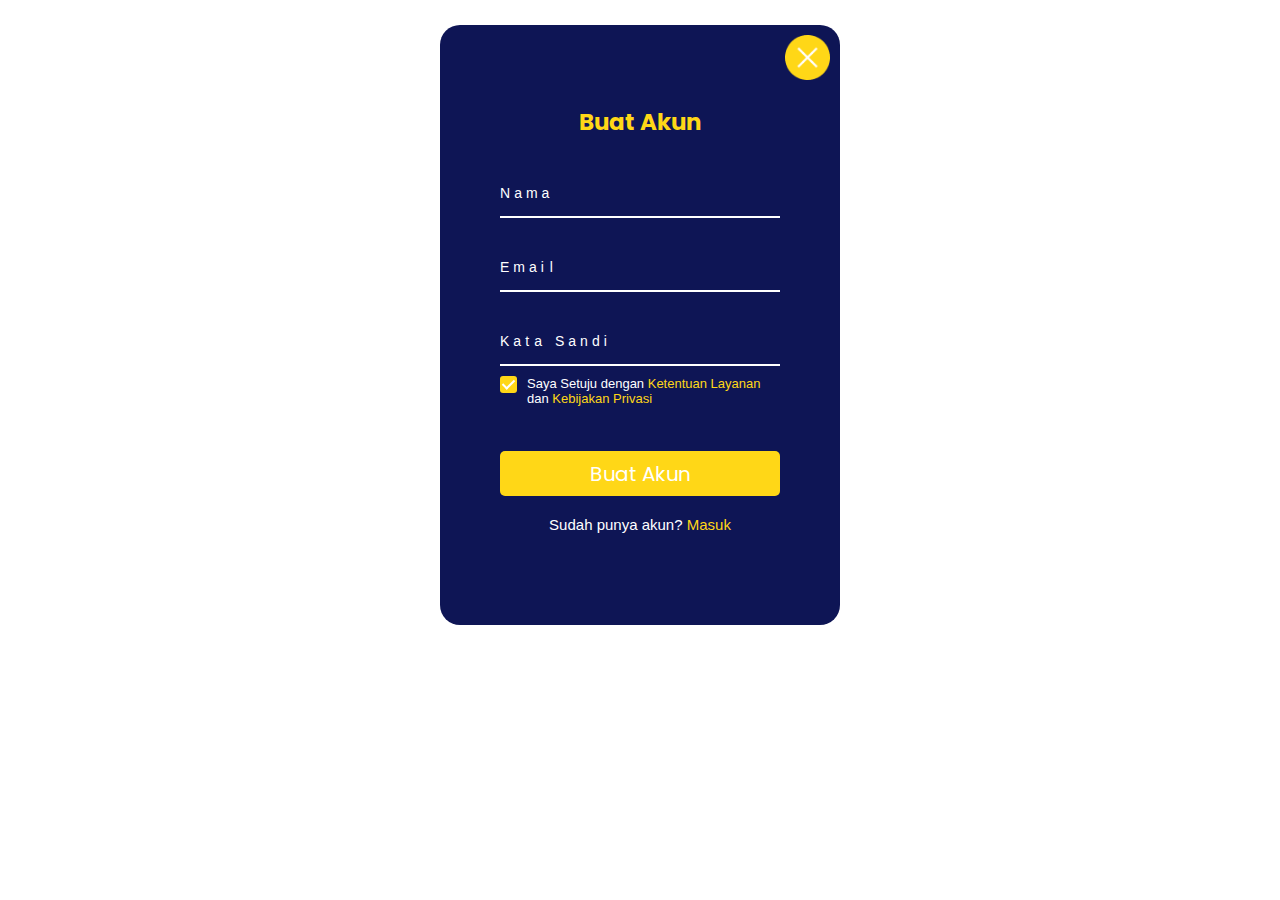
<file: formLogin/html/daftar-2.html>
<!DOCTYPE html>
<html lang="en">
  <head>
    <meta charset="UTF-8" />
    <meta http-equiv="X-UA-Compatible" content="IE=edge" />
    <meta name="viewport" content="width=device-width, initial-scale=1.0" />
    <!-- google font -->
    <link rel="preconnect" href="https://fonts.googleapis.com" />
    <link rel="preconnect" href="https://fonts.gstatic.com" crossorigin />
    <link href="https://fonts.googleapis.com/css2?family=Poppins:wght@700&display=swap" rel="stylesheet" />
    <!-- css -->
    <link rel="stylesheet" href="../css/daftar-2.css" />
    <title>Buat Akun</title>
  </head>
  <body>
    <div class="masuk">
      <div class="container">
        <div onclick="goClose()" class="close">
          <img src="../image/close.png" alt="" />
        </div>

        <div class="content-1">
          <h1 class="judul">Buat Akun</h1>
          <div class="nama">
            <div class="form-control-nama">
              <input type="value" required="" />
              <label>
                <span style="transition-delay: 0ms">N</span>
                <span style="transition-delay: 50ms">a</span>
                <span style="transition-delay: 100ms">m</span>
                <span style="transition-delay: 150ms">a</span>
              </label>
            </div>
          </div>
          <div class="email">
            <div class="form-control-email">
              <input type="value" required="" />
              <label>
                <span style="transition-delay: 0ms">E</span>
                <span style="transition-delay: 50ms">m</span>
                <span style="transition-delay: 100ms">a</span>
                <span style="transition-delay: 150ms">i</span>
                <span style="transition-delay: 200ms">l</span>
              </label>
            </div>
          </div>
          <div class="pass">
            <div class="form-control-pass">
              <input type="password" required="" />
              <label>
                <span style="transition-delay: 0ms">K</span>
                <span style="transition-delay: 50ms">a</span>
                <span style="transition-delay: 100ms">t</span>
                <span style="transition-delay: 150ms">a</span>
                <span style="transition-delay: 200ms"></span>
                <span style="transition-delay: 200ms">S</span>
                <span style="transition-delay: 200ms">a</span>
                <span style="transition-delay: 200ms">n</span>
                <span style="transition-delay: 200ms">d</span>
                <span style="transition-delay: 200ms">i</span>
              </label>
            </div>
          </div>

          <div class="ceklis">
            <div class="cntr">
              <input checked="" type="checkbox" id="cbx" class="hidden-xs-up" />
              <label for="cbx" class="cbx"></label>
            </div>
            <p class="subheading">Saya Setuju dengan <span>Ketentuan Layanan</span> dan <span>Kebijakan Privasi</span></p>
          </div>
          <a href="../html/login.html">
            <div class="button">
              <button id="btn-buatakun">Buat Akun</button>
            </div>
          </a>
          <div class="punya">
            <p>
              Sudah punya akun?
              <a href="../html/login.html"><span>Masuk</span> </a>
            </p>
          </div>
        </div>
      </div>
    </div>
    <script>
      // close
      function goClose() {
        window.close();
      }
    </script>
  </body>
</html>
</file>
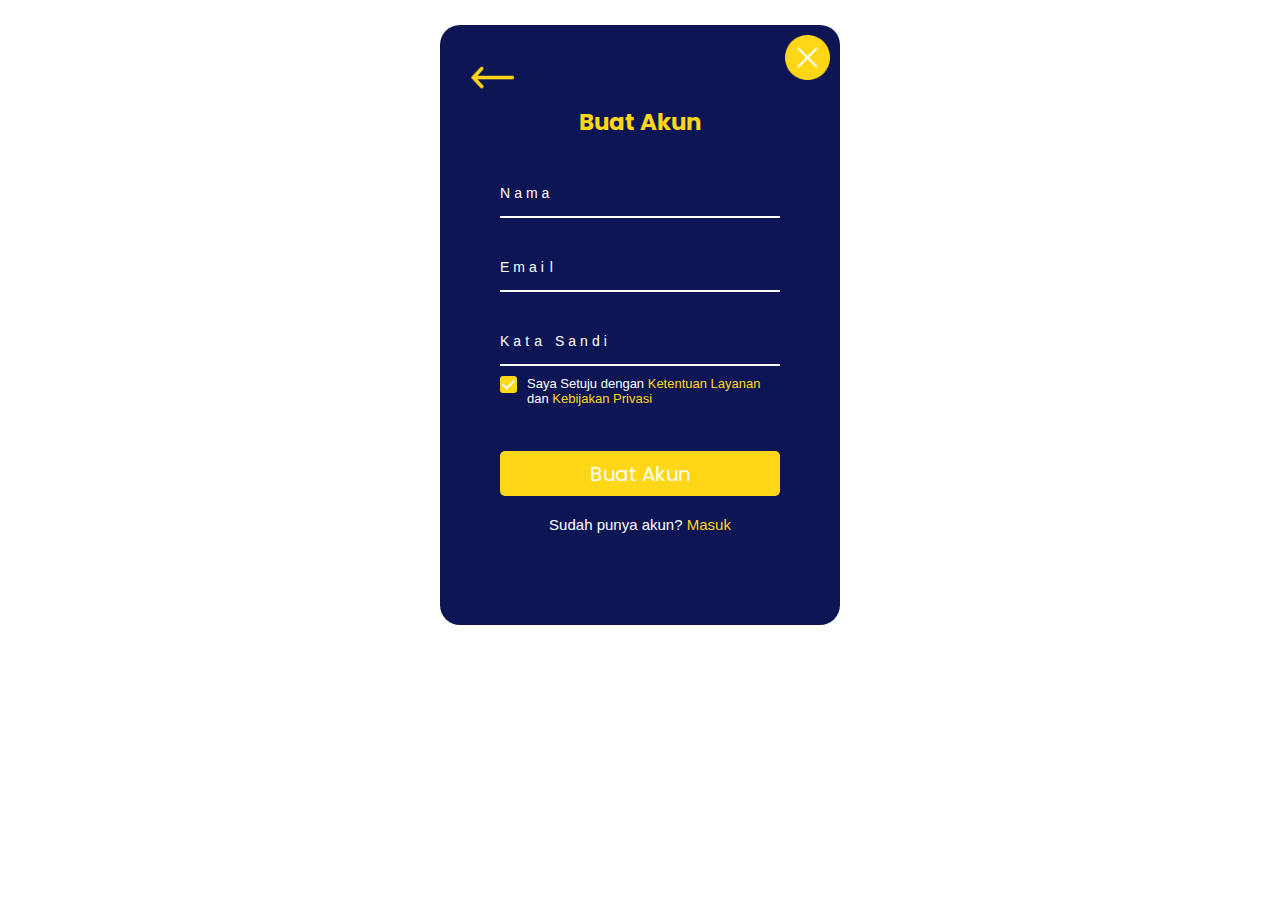
<file: formLogin/html/daftar.html>
<!DOCTYPE html>
<html lang="en">
  <head>
    <meta charset="UTF-8" />
    <meta http-equiv="X-UA-Compatible" content="IE=edge" />
    <meta name="viewport" content="width=device-width, initial-scale=1.0" />
    <!-- google font -->
    <link rel="preconnect" href="https://fonts.googleapis.com" />
    <link rel="preconnect" href="https://fonts.gstatic.com" crossorigin />
    <link href="https://fonts.googleapis.com/css2?family=Poppins:wght@700&display=swap" rel="stylesheet" />
    <!-- css -->
    <link rel="stylesheet" href="../css/daftar.css" />
    <title>Buat Akun</title>
  </head>
  <body>
    <div class="masuk">
      <div class="container">
        <div onclick="goClose()" class="close">
          <img src="../image/close.png" alt="" />
        </div>
        <div id="back-button" class="kembali">
          <img src="../image/kembali.png" alt="" />
        </div>
        <div class="content-1">
          <h1 class="judul">Buat Akun</h1>
          <div class="nama">
            <div class="form-control-nama">
              <input type="value" required="" />
              <label>
                <span style="transition-delay: 0ms">N</span>
                <span style="transition-delay: 50ms">a</span>
                <span style="transition-delay: 100ms">m</span>
                <span style="transition-delay: 150ms">a</span>
              </label>
            </div>
          </div>
          <div class="email">
            <div class="form-control-email">
              <input type="value" required="" />
              <label>
                <span style="transition-delay: 0ms">E</span>
                <span style="transition-delay: 50ms">m</span>
                <span style="transition-delay: 100ms">a</span>
                <span style="transition-delay: 150ms">i</span>
                <span style="transition-delay: 200ms">l</span>
              </label>
            </div>
          </div>
          <div class="pass">
            <div class="form-control-pass">
              <input type="password" required="" />
              <label>
                <span style="transition-delay: 0ms">K</span>
                <span style="transition-delay: 50ms">a</span>
                <span style="transition-delay: 100ms">t</span>
                <span style="transition-delay: 150ms">a</span>
                <span style="transition-delay: 200ms"></span>
                <span style="transition-delay: 200ms">S</span>
                <span style="transition-delay: 200ms">a</span>
                <span style="transition-delay: 200ms">n</span>
                <span style="transition-delay: 200ms">d</span>
                <span style="transition-delay: 200ms">i</span>
              </label>
            </div>
          </div>

          <div class="ceklis">
            <div class="cntr">
              <input checked="" type="checkbox" id="cbx" class="hidden-xs-up" />
              <label for="cbx" class="cbx"></label>
            </div>
            <p class="subheading">Saya Setuju dengan <span>Ketentuan Layanan</span> dan <span>Kebijakan Privasi</span></p>
          </div>
          <a href="../html/login.html">
            <div class="button">
              <button id="btn-buatakun">Buat Akun</button>
            </div>
          </a>
          <div class="punya">
            <p>
              Sudah punya akun?
              <a href="../html/login.html"><span>Masuk</span> </a>
            </p>
          </div>
        </div>
      </div>
    </div>
    <script>
      // close
      function goClose() {
        window.close();
      }

      // kembali
      document.getElementById("back-button").addEventListener("click", function () {
        window.history.back();
      });
    </script>
  </body>
</html>
</file>
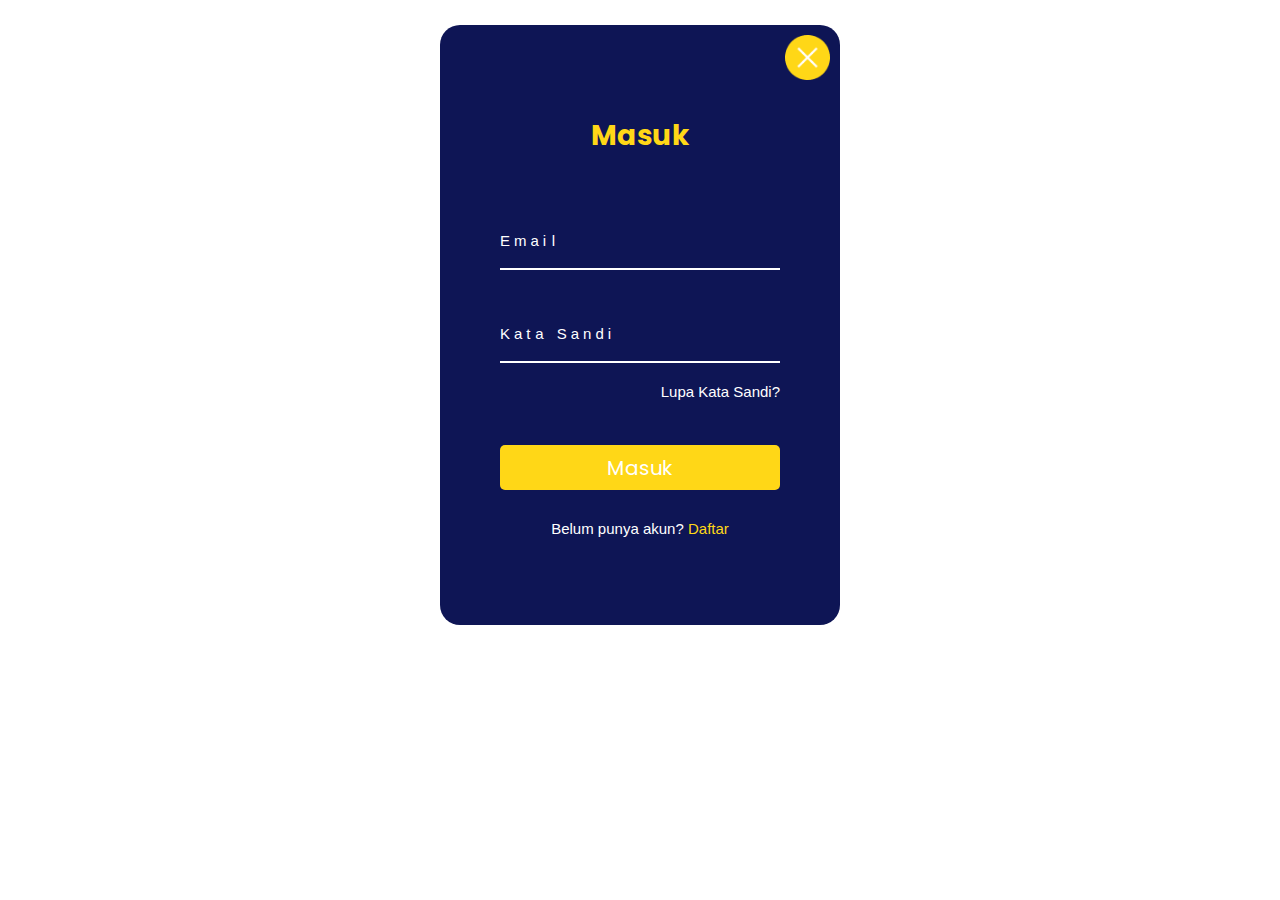
<file: formLogin/html/login-2.html>
<!DOCTYPE html>
<html lang="en">
  <head>
    <meta charset="UTF-8" />
    <meta http-equiv="X-UA-Compatible" content="IE=edge" />
    <meta name="viewport" content="width=device-width, initial-scale=1.0" />
    <!-- google font -->
    <link rel="preconnect" href="https://fonts.googleapis.com" />
    <link rel="preconnect" href="https://fonts.gstatic.com" crossorigin />
    <link href="https://fonts.googleapis.com/css2?family=Poppins:wght@700&display=swap" rel="stylesheet" />
    <!-- css -->
    <link rel="stylesheet" href="../css/login-2.css" />
    <title>Masuk</title>
  </head>
  <body>
    <div class="masuk">
      <div class="container">
        <div onclick="goClose()" class="close">
          <img src="../image/close.png" alt="" />
        </div>
        <div class="content-1">
          <h1 class="judul">Masuk</h1>
          <div class="email">
            <div class="form-control-email">
              <input type="value" required="" />
              <label>
                <span style="transition-delay: 0ms">E</span>
                <span style="transition-delay: 50ms">m</span>
                <span style="transition-delay: 100ms">a</span>
                <span style="transition-delay: 150ms">i</span>
                <span style="transition-delay: 200ms">l</span>
              </label>
            </div>
          </div>
          <div class="password">
            <div class="form-control-pass">
              <input type="password" required="" />
              <label>
                <span style="transition-delay: 0ms">K</span>
                <span style="transition-delay: 50ms">a</span>
                <span style="transition-delay: 100ms">t</span>
                <span style="transition-delay: 150ms">a</span>
                <span style="transition-delay: 200ms"></span>
                <span style="transition-delay: 250ms">S</span>
                <span style="transition-delay: 300ms">a</span>
                <span style="transition-delay: 350ms">n</span>
                <span style="transition-delay: 400ms">d</span>
                <span style="transition-delay: 450ms">i</span>
              </label>
            </div>
          </div>
          <a href="lupaSandi.html">
            <div class="lupaPass">
              <p>Lupa Kata Sandi?</p>
            </div>
          </a>
          <a href="#">
            <div class="button">
              <button id="btn-masuk">Masuk</button>
            </div>
          </a>
          <div class="punya">
            <p>
              Belum punya akun?
              <a href="daftar.html"><span>Daftar</span> </a>
            </p>
          </div>
        </div>
      </div>
    </div>
    <script>
      // close
      function goClose() {
        window.close();
      }
    </script>
  </body>
</html>
</file>
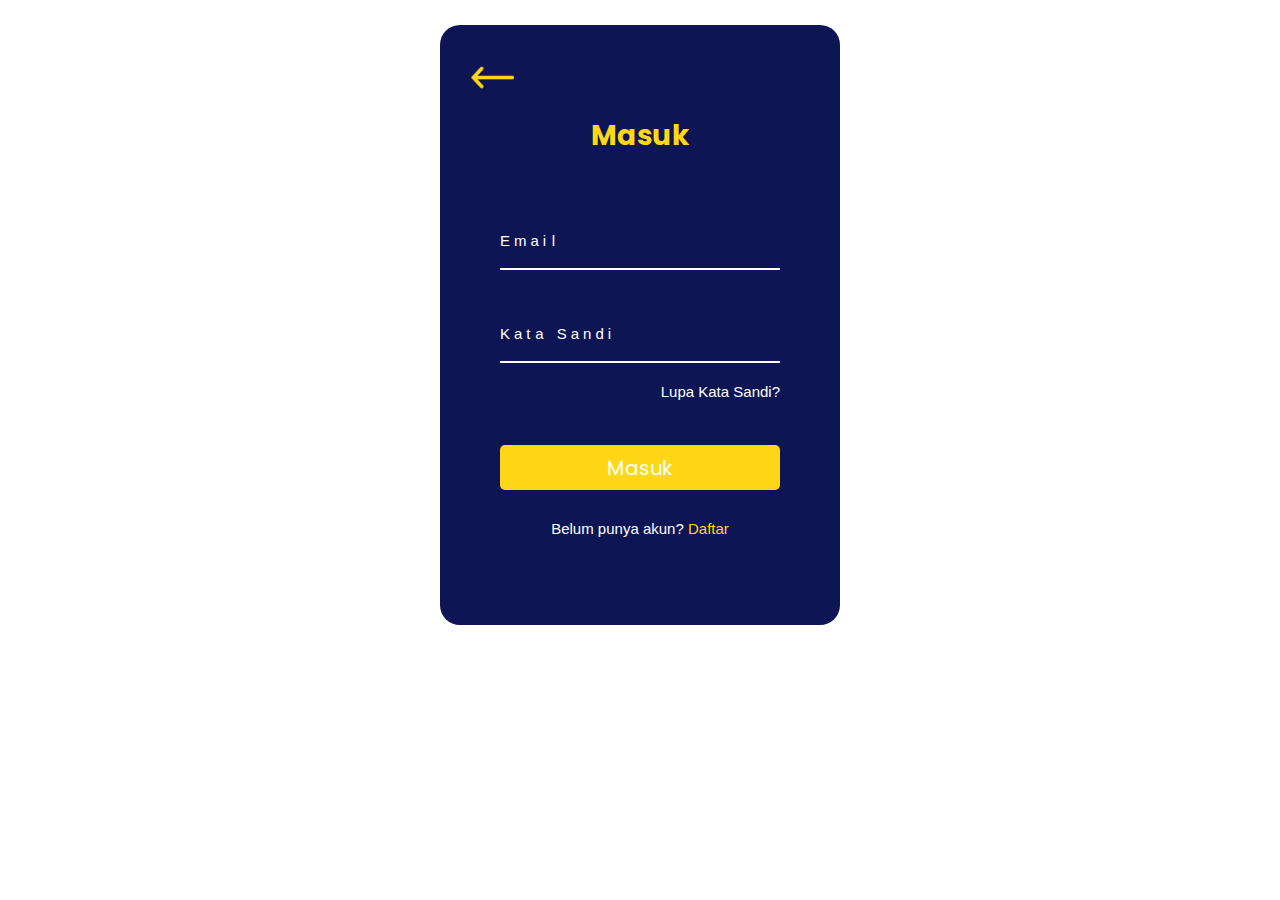
<file: formLogin/html/login.html>
<!DOCTYPE html>
<html lang="en">
  <head>
    <meta charset="UTF-8" />
    <meta http-equiv="X-UA-Compatible" content="IE=edge" />
    <meta name="viewport" content="width=device-width, initial-scale=1.0" />
    <!-- google font -->
    <link rel="preconnect" href="https://fonts.googleapis.com" />
    <link rel="preconnect" href="https://fonts.gstatic.com" crossorigin />
    <link href="https://fonts.googleapis.com/css2?family=Poppins:wght@700&display=swap" rel="stylesheet" />
    <!-- css -->
    <link rel="stylesheet" href="../css/login.css" />
    <title>Masuk</title>
  </head>
  <body>
    <div class="masuk">
      <div class="container">
        <div id="back-button" class="kembali">
          <img src="../image/kembali.png" alt="" />
        </div>
        <div class="content-1">
          <h1 class="judul">Masuk</h1>
          <div class="email">
            <div class="form-control-email">
              <input type="value" required="" />
              <label>
                <span style="transition-delay: 0ms">E</span>
                <span style="transition-delay: 50ms">m</span>
                <span style="transition-delay: 100ms">a</span>
                <span style="transition-delay: 150ms">i</span>
                <span style="transition-delay: 200ms">l</span>
              </label>
            </div>
          </div>
          <div class="password">
            <div class="form-control-pass">
              <input type="password" required="" />
              <label>
                <span style="transition-delay: 0ms">K</span>
                <span style="transition-delay: 50ms">a</span>
                <span style="transition-delay: 100ms">t</span>
                <span style="transition-delay: 150ms">a</span>
                <span style="transition-delay: 200ms"></span>
                <span style="transition-delay: 250ms">S</span>
                <span style="transition-delay: 300ms">a</span>
                <span style="transition-delay: 350ms">n</span>
                <span style="transition-delay: 400ms">d</span>
                <span style="transition-delay: 450ms">i</span>
              </label>
            </div>
          </div>
          <a href="lupaSandi.html">
            <div class="lupaPass">
              <p>Lupa Kata Sandi?</p>
            </div>
          </a>
          <a href="#">
            <div class="button">
              <button id="btn-masuk">Masuk</button>
            </div>
          </a>
          <div class="punya">
            <p>
              Belum punya akun?
              <a href="daftar.html"><span>Daftar</span> </a>
            </p>
          </div>
        </div>
      </div>
    </div>
    <script>
      // close
      function goClose() {
        window.close();
      }

      // kembali
      document.getElementById("back-button").addEventListener("click", function () {
        window.history.back();
      });
    </script>
  </body>
</html>
</file>
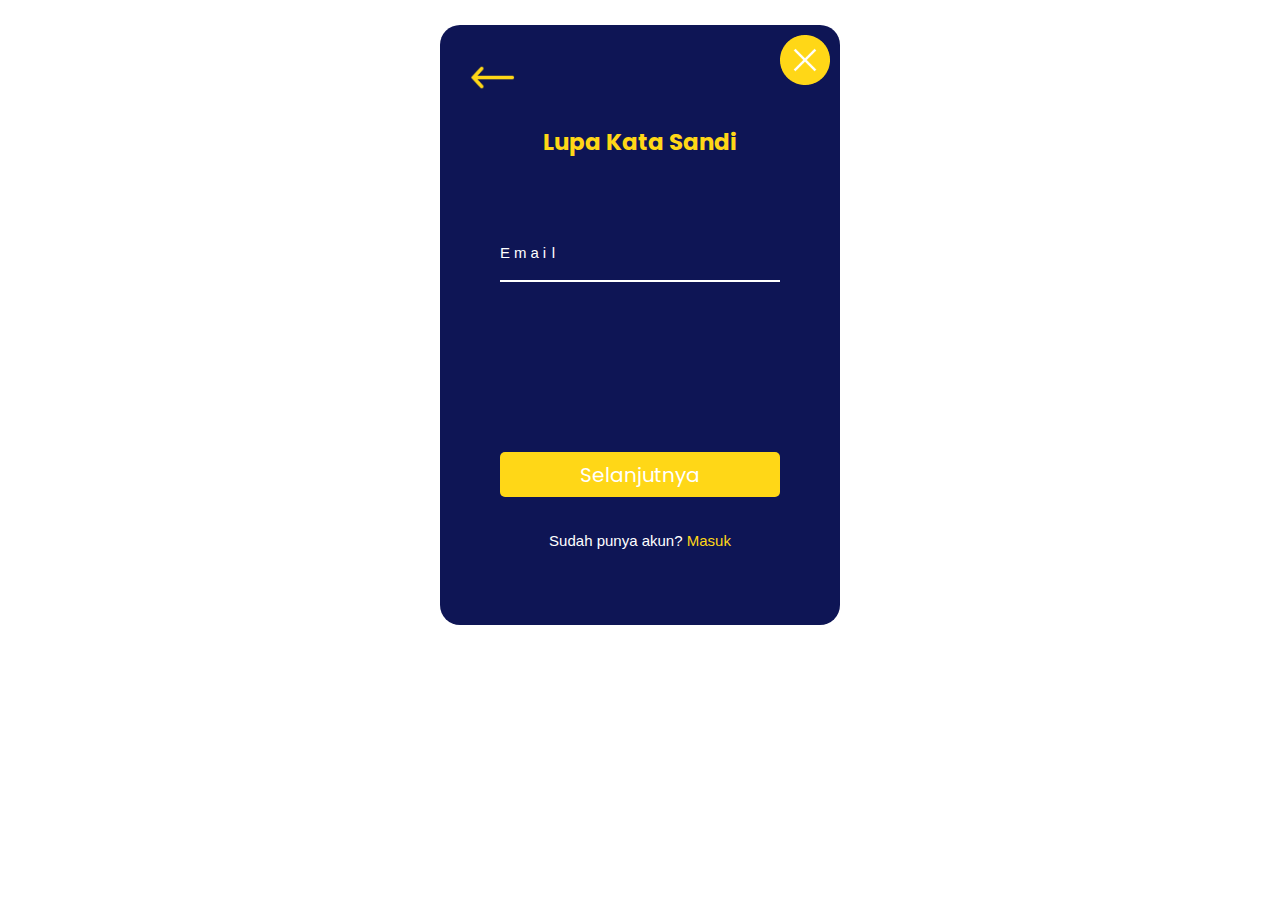
<file: formLogin/html/lupaSandi.html>
<!DOCTYPE html>
<html lang="en">
  <head>
    <meta charset="UTF-8" />
    <meta http-equiv="X-UA-Compatible" content="IE=edge" />
    <meta name="viewport" content="width=device-width, initial-scale=1.0" />
    <!-- google font -->
    <link rel="preconnect" href="https://fonts.googleapis.com" />
    <link rel="preconnect" href="https://fonts.gstatic.com" crossorigin />
    <link href="https://fonts.googleapis.com/css2?family=Poppins:wght@700&display=swap" rel="stylesheet" />
    <!-- css -->
    <link rel="stylesheet" href="../css/lupaSandi.css" />
    <title>Lupa Kata Sandi</title>
  </head>
  <body>
    <div class="masuk">
      <div class="container">
        <div onclick="goClose()" class="close">
          <img src="../image/close.png" alt="" />
        </div>
        <div id="back-button" class="kembali">
          <img src="../image/kembali.png" alt="" />
        </div>
        <div class="content-1">
          <h1 class="judul">Lupa Kata Sandi</h1>
          <div class="email">
            <div class="form-control-email">
              <input type="value" required="" />
              <label>
                <span style="transition-delay: 0ms">E</span>
                <span style="transition-delay: 50ms">m</span>
                <span style="transition-delay: 100ms">a</span>
                <span style="transition-delay: 150ms">i</span>
                <span style="transition-delay: 200ms">l</span>
              </label>
            </div>
          </div>
          <a href="../html/nextLupaSandi.html">
            <div class="button">
              <button id="btn-selanjutnya">Selanjutnya</button>
            </div>
          </a>
          <div class="punya">
            <p>
              Sudah punya akun?
              <a href="../html/login.html"><span>Masuk</span> </a>
            </p>
          </div>
        </div>
      </div>
    </div>
    <script>
      // close
      function goClose() {
        window.close();
      }

      // kembali
      document.getElementById("back-button").addEventListener("click", function () {
        window.history.back();
      });
    </script>
  </body>
</html>
</file>
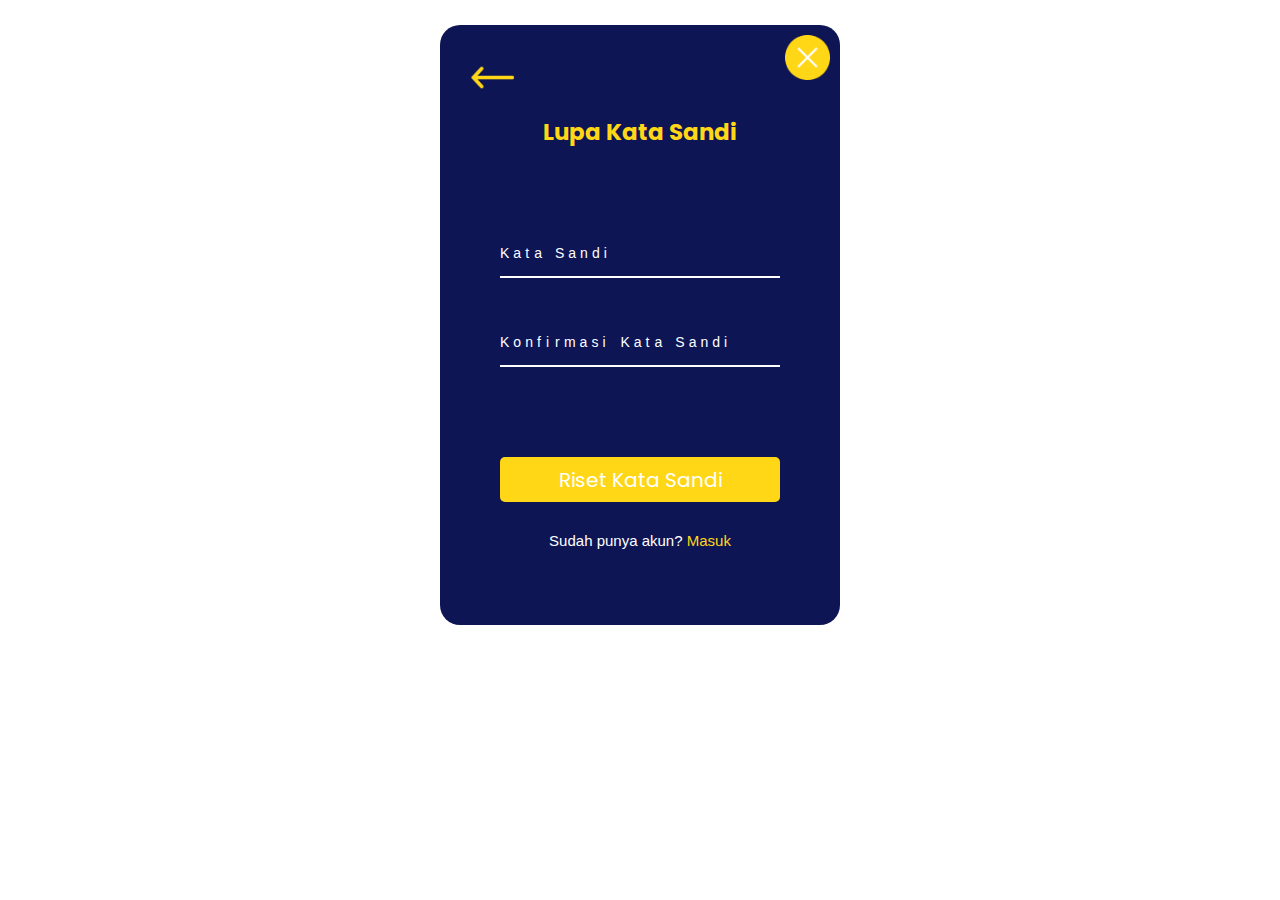
<file: formLogin/html/nextLupaSandi.html>
<!DOCTYPE html>
<html lang="en">
  <head>
    <meta charset="UTF-8" />
    <meta http-equiv="X-UA-Compatible" content="IE=edge" />
    <meta name="viewport" content="width=device-width, initial-scale=1.0" />
    <!-- google font -->
    <link rel="preconnect" href="https://fonts.googleapis.com" />
    <link rel="preconnect" href="https://fonts.gstatic.com" crossorigin />
    <link href="https://fonts.googleapis.com/css2?family=Poppins:wght@700&display=swap" rel="stylesheet" />
    <!-- css -->
    <link rel="stylesheet" href="../css/nextLupaSandi.css" />
    <title>Lupa Kata Sandi</title>
  </head>
  <body>
    <div class="masuk">
      <div class="container">
        <div onclick="goClose()" class="close">
          <img src="../image/close.png" alt="" />
        </div>
        <div id="back-button" class="kembali">
          <img src="../image/kembali.png" alt="" />
        </div>
        <div class="content-1">
          <h1 class="judul">Lupa Kata Sandi</h1>
          <div class="pass-1">
            <div class="form-control-pass-1">
              <input type="value" required="" />
              <label>
                <span style="transition-delay: 0ms">K</span>
                <span style="transition-delay: 50ms">a</span>
                <span style="transition-delay: 100ms">t</span>
                <span style="transition-delay: 150ms">a</span>
                <span style="transition-delay: 200ms"></span>
                <span style="transition-delay: 250ms">S</span>
                <span style="transition-delay: 300ms">a</span>
                <span style="transition-delay: 350ms">n</span>
                <span style="transition-delay: 400ms">d</span>
                <span style="transition-delay: 450ms">i</span>
              </label>
            </div>
          </div>
          <div class="pass-2">
            <div class="form-control-pass-2">
              <input type="value" required="" />
              <label>
                <span style="transition-delay: 0ms">K</span>
                <span style="transition-delay: 50ms">o</span>
                <span style="transition-delay: 100ms">n</span>
                <span style="transition-delay: 150ms">f</span>
                <span style="transition-delay: 200ms">i</span>
                <span style="transition-delay: 250ms">r</span>
                <span style="transition-delay: 300ms">m</span>
                <span style="transition-delay: 350ms">a</span>
                <span style="transition-delay: 400ms">s</span>
                <span style="transition-delay: 450ms">i</span>
                <span style="transition-delay: 500ms"></span>
                <span style="transition-delay: 550ms">K</span>
                <span style="transition-delay: 600ms">a</span>
                <span style="transition-delay: 650ms">t</span>
                <span style="transition-delay: 700ms">a</span>
                <span style="transition-delay: 750ms"></span>
                <span style="transition-delay: 800ms">S</span>
                <span style="transition-delay: 850ms">a</span>
                <span style="transition-delay: 900ms">n</span>
                <span style="transition-delay: 950ms">d</span>
                <span style="transition-delay: 1000ms">i</span>
              </label>
            </div>
          </div>
          <a href="../html/login.html">
            <div class="button">
              <button id="btn-riset">Riset Kata Sandi</button>
            </div>
          </a>
          <div class="punya">
            <p>
              Sudah punya akun?
              <a href="../html/login.html"><span>Masuk</span> </a>
            </p>
          </div>
        </div>
      </div>
    </div>
    <script>
      // close
      function goClose() {
        window.close();
      }

      // kembali
      document.getElementById("back-button").addEventListener("click", function () {
        window.history.back();
      });
    </script>
  </body>
</html>
</file>
<file: css/style.css>
:root {
  /* color */
  --biru: #0e1555;
  --kuning: #ffd717;
  --abu-abu: #7b7b7b;
  --putih: #ffffff;

  /* font */
  --poppins: "Poppins", sans-serif;
}

* {
  padding: 0;
  margin: 0;
  text-decoration: none;
  list-style: none;
}

body {
  box-sizing: border-box;
}

body::-webkit-scrollbar {
  display: none;
}
/* container */
.container {
  max-width: 1000px;
}

/* header */
.header {
  position: fixed;
  top: 0;
  left: 0;
  right: 0;
  bottom: 0;
  z-index: 50;
  background-color: rgb(255, 255, 255);
  height: 90px;
  box-shadow: 0 1px 10px rgba(30, 111, 92, 0.137);
}
.header .container {
  margin: 20px auto;
  display: flex;
  justify-content: space-between;
  align-items: center;
}
.header .logo p {
  font-size: 40px;
  font-weight: bold;
  color: var(--biru);
}
.logo span {
  color: var(--kuning);
}
.header .pencarian {
  display: flex;
}

.pencarian .form {
  --input-bg: rgba(230, 230, 230, 0.671);
  /*  background of input */
  --padding: 1.5em;
  --rotate: 80deg;
  /*  rotation degree of input*/
  --gap: 2em;
  /*  gap of items in input */
  --icon-change-color: #0e1555;
  /*  when rotating changed icon color */
  --height: 40px;
  /*  height */
  width: 350px;
  padding-inline-end: 1em;
  /*  change this for padding in the end of input */
  background: var(--input-bg);
  position: relative;
  border-radius: 10px;
}

.form label {
  display: flex;
  align-items: center;
  width: 100%;
  height: var(--height);
}

.form input {
  width: 100%;
  padding-inline-start: calc(var(--padding) + var(--gap));
  outline: none;
  background: none;
  border: 0;
}
/* style for both icons -- search,close */
.form svg {
  /* display: block; */
  color: #111;
  transition: 0.3s cubic-bezier(0.4, 0, 0.2, 1);
  position: absolute;
  height: 15px;
}

/* search icon */
.icon {
  position: absolute;
  left: var(--padding);
  transition: 0.3s cubic-bezier(0.4, 0, 0.2, 1);
  display: flex;
  justify-content: center;
  align-items: center;
}
/* arrow-icon*/
.swap-off {
  transform: rotate(-80deg);
  opacity: 0;
  visibility: hidden;
}
/* close button */
.close-btn {
  /* removing default bg of button */
  background: none;
  border: none;
  right: calc(var(--padding) - var(--gap));
  box-sizing: border-box;
  display: flex;
  align-items: center;
  justify-content: center;
  color: #111;
  padding: 0.1em;
  width: 20px;
  height: 20px;
  border-radius: 50%;
  transition: 0.3s;
  opacity: 0;
  transform: scale(0);
  visibility: hidden;
}

.form input:focus ~ .icon {
  transform: rotate(var(--rotate)) scale(1.3);
}

.form input:focus ~ .icon .swap-off {
  opacity: 1;
  transform: rotate(-80deg);
  visibility: visible;
  color: var(--icon-change-color);
}

.form input:focus ~ .icon .swap-on {
  opacity: 0;
  visibility: visible;
}

.form input:valid ~ .icon {
  transform: scale(1.3) rotate(var(--rotate));
}

.form input:valid ~ .icon .swap-off {
  opacity: 1;
  visibility: visible;
  color: var(--icon-change-color);
  cursor: pointer;
}

.form input:valid ~ .icon .swap-on {
  opacity: 0;
  visibility: visible;
}

.form input:valid ~ .close-btn {
  opacity: 1;
  visibility: visible;
  transform: scale(1);
  transition: 0s;
  cursor: pointer;
}

.header .btn-header {
  display: flex;
  gap: 20px;
}

.btn-header #btn-masuk {
  width: 100px;
  height: 40px;
  background: transparent;
  -webkit-animation: jello-horizontal 0.9s both;
  animation: jello-horizontal 0.9s both;
  border: 2px solid #ffd717;
  border-radius: 5px;
  outline: none;
  color: #ffd717;
  font-size: 17px;
}

#btn-masuk:hover {
  background: #ffd717;
  color: #ffffff;
  animation: squeeze3124 0.9s both;
  cursor: pointer;
}

@keyframes squeeze3124 {
  0% {
    -webkit-transform: scale3d(1, 1, 1);
    transform: scale3d(1, 1, 1);
  }

  30% {
    -webkit-transform: scale3d(1.25, 0.75, 1);
    transform: scale3d(1.25, 0.75, 1);
  }

  40% {
    -webkit-transform: scale3d(0.75, 1.25, 1);
    transform: scale3d(0.75, 1.25, 1);
  }

  50% {
    -webkit-transform: scale3d(1.15, 0.85, 1);
    transform: scale3d(1.15, 0.85, 1);
  }

  65% {
    -webkit-transform: scale3d(0.95, 1.05, 1);
    transform: scale3d(0.95, 1.05, 1);
  }

  75% {
    -webkit-transform: scale3d(1.05, 0.95, 1);
    transform: scale3d(1.05, 0.95, 1);
  }

  100% {
    -webkit-transform: scale3d(1, 1, 1);
    transform: scale3d(1, 1, 1);
  }
}

.btn-header #btn-daftar {
  width: 100px;
  height: 40px;
  background: #0e1555;
  -webkit-animation: jello-horizontal 0.9s both;
  animation: jello-horizontal 0.9s both;
  border: 2px solid #0e1555;
  border-radius: 5px;
  outline: none;
  color: #ffffff;
  font-size: 17px;
}

#btn-daftar:hover {
  background: #ffffff;
  color: #0e1555;
  animation: squeeze3124 0.9s both;
  cursor: pointer;
}

@keyframes squeeze3124 {
  0% {
    -webkit-transform: scale3d(1, 1, 1);
    transform: scale3d(1, 1, 1);
  }

  30% {
    -webkit-transform: scale3d(1.25, 0.75, 1);
    transform: scale3d(1.25, 0.75, 1);
  }

  40% {
    -webkit-transform: scale3d(0.75, 1.25, 1);
    transform: scale3d(0.75, 1.25, 1);
  }

  50% {
    -webkit-transform: scale3d(1.15, 0.85, 1);
    transform: scale3d(1.15, 0.85, 1);
  }

  65% {
    -webkit-transform: scale3d(0.95, 1.05, 1);
    transform: scale3d(0.95, 1.05, 1);
  }

  75% {
    -webkit-transform: scale3d(1.05, 0.95, 1);
    transform: scale3d(1.05, 0.95, 1);
  }

  100% {
    -webkit-transform: scale3d(1, 1, 1);
    transform: scale3d(1, 1, 1);
  }
}

/* navigasi */
.navigasi .container {
  margin: 105px auto;
}
.navigasi .navbar {
  display: flex;
  justify-content: center;
}
.navbar nav {
  margin: auto;
  position: relative;
  width: 600px;
  height: 55px;
  border-radius: 50px;
  font-size: 0;
  border: 1px solid #ffffff;
  box-shadow: 3px 3px 3px #dadada;
}

nav a {
  line-height: 55px;
  height: 100%;
  font-size: 21px;
  display: inline-block;
  position: relative;
  z-index: 1;
  text-decoration: none;
  text-align: center;
  color: #9b9b9b;
  cursor: pointer;
}

nav .animasi {
  position: absolute;
  height: 100%;
  top: 0;
  z-index: 0;
  transition: all 0.5s ease 0s;
  border-radius: 50px;
}

a:nth-child(1) {
  width: 120px;
}

a:nth-child(2) {
  width: 120px;
}

a:nth-child(3) {
  width: 120px;
}

a:nth-child(4) {
  width: 120px;
}

a:nth-child(5) {
  width: 120px;
}

a:nth-child(1):hover {
  color: #ffffff;
}

a:nth-child(2):hover {
  color: #ffffff;
}

a:nth-child(3):hover {
  color: #ffffff;
}

a:nth-child(4):hover {
  color: #ffffff;
}

a:nth-child(5):hover {
  color: #ffffff;
}

nav a:nth-child(1):hover ~ .animasi {
  width: 120px;
  left: 0;
  background-color: #0e1555;
}

nav a:nth-child(2):hover ~ .animasi {
  width: 120px;
  left: 120px;
  background-color: #0e1555;
}

nav a:nth-child(3):hover ~ .animasi {
  width: 120px;
  left: 240px;
  background-color: #0e1555;
}

nav a:nth-child(4):hover ~ .animasi {
  width: 120px;
  left: 360px;
  background-color: #0e1555;
}

nav a:nth-child(5):hover ~ .animasi {
  width: 120px;
  left: 480px;
  background-color: #0e1555;
}

/* banner */
.banner .container {
  margin: -70px auto;
  height: 450px;
  background-color: #0e1555;
  border-radius: 40px;
}
.banner .isi-content {
  display: flex;
  justify-content: space-between;
}
.isi-content .kiri {
  padding: 100px 0 0 50px;
}
.kiri .heading {
  font-size: 50px;
  font-weight: bold;
  color: var(--putih);
}
.kiri .subheading p {
  padding-top: 10px;
  font-size: 23px;
  color: var(--putih);
}
.kiri #btn-baca {
  position: relative;
  margin-top: 50px;
  padding: 0.8em 1em;
  outline: none;
  text-decoration: none;
  display: flex;
  justify-content: center;
  align-items: center;
  cursor: pointer;
  border: none;
  text-transform: uppercase;
  background-color: #ffd717;
  border-radius: 10px;
  color: #fff;
  font-weight: 500;
  font-size: 20px;
  font-family: inherit;
  z-index: 0;
  overflow: hidden;
  transition: all 0.3s cubic-bezier(0.02, 0.01, 0.47, 1);
}

#btn-baca:hover {
  animation: sh0 0.5s ease-in-out both;
}

@keyframes sh0 {
  0% {
    transform: rotate(0deg) translate3d(0, 0, 0);
  }

  25% {
    transform: rotate(7deg) translate3d(0, 0, 0);
  }

  50% {
    transform: rotate(-7deg) translate3d(0, 0, 0);
  }

  75% {
    transform: rotate(1deg) translate3d(0, 0, 0);
  }

  100% {
    transform: rotate(0deg) translate3d(0, 0, 0);
  }
}

#btn-baca:hover span {
  animation: storm 0.1s ease-in-out both;
  animation-delay: 0.06s;
}

#btn-baca::before,
#btn-baca::after {
  content: "";
  position: absolute;
  right: 0;
  bottom: 0;
  width: 100px;
  height: 100px;
  border-radius: 50%;
  background: rgb(255, 255, 255);
  opacity: 0;
  transition: transform 0.15s cubic-bezier(0.02, 0.01, 0.47, 1), opacity 0.15s cubic-bezier(0.02, 0.01, 0.47, 1);
  z-index: -1;
  transform: translate(100%, -25%) translate3d(0, 0, 0);
}

#btn-baca:hover::before,
#btn-baca:hover::after {
  opacity: 0.15;
  transition: transform 0.2s cubic-bezier(0.02, 0.01, 0.47, 1), opacity 0.2s cubic-bezier(0.02, 0.01, 0.47, 1);
}

#btn-baca:hover::before {
  transform: translate3d(100%, 0, 0) scale(0.9);
}

#btn-baca:hover::after {
  transform: translate(100%, 0) scale(1.1);
}

.isi-content .kanan {
  margin-top: 50px;
  margin-right: 50px;
}
.kanan img {
  border-radius: 10px;
  width: 350px;
  height: 350px;
}

/* populer */
.content-populer .container {
  margin: 350px auto;
}
.content-populer .judul {
  display: flex;
  justify-content: space-between;
  align-items: center;
}

.selengkapnya .learn-more {
  right: 70px;
}

.judul .populer {
  font-size: 35px;
  font-weight: bold;
  color: #0e1555;
}
.judul button {
  position: relative;
  display: inline-block;
  cursor: pointer;
  outline: none;
  border: 0;
  vertical-align: middle;
  text-decoration: none;
  background: transparent;
  padding: 0;
  font-size: inherit;
  font-family: inherit;
}

button.learn-more {
  width: 12rem;
  height: auto;
}

button.learn-more .circle {
  transition: all 0.45s cubic-bezier(0.65, 0, 0.076, 1);
  position: relative;
  display: block;
  margin: 0;
  width: 3rem;
  height: 3rem;
  background: #ffd717;
  border-radius: 1.625rem;
}

button.learn-more .circle .icon {
  transition: all 0.45s cubic-bezier(0.65, 0, 0.076, 1);
  position: absolute;
  top: 0;
  bottom: 0;
  margin: auto;
  background: #fff;
}

button.learn-more .circle .icon.arrow {
  transition: all 0.45s cubic-bezier(0.65, 0, 0.076, 1);
  left: 0.625rem;
  width: 1.125rem;
  height: 0.125rem;
  background: none;
}

button.learn-more .circle .icon.arrow::before {
  position: absolute;
  content: "";
  top: -0.29rem;
  right: 0.0625rem;
  width: 0.625rem;
  height: 0.625rem;
  border-top: 0.125rem solid #fff;
  border-right: 0.125rem solid #fff;
  transform: rotate(45deg);
}

button.learn-more .button-text {
  transition: all 0.45s cubic-bezier(0.65, 0, 0.076, 1);
  position: absolute;
  top: -5px;
  left: 15px;
  right: 0;
  bottom: 0;
  padding: 0.75rem 0;
  margin: 0 0 0 1.85rem;
  color: #282936;
  font-weight: 500;
  font-size: 20px;
  line-height: 1.6;
  text-align: center;
}

button:hover .circle {
  width: 100%;
  background-color: #0e1555;
}

button:hover .circle .icon.arrow {
  background: #fff;
  transform: translate(1rem, 0);
}

button:hover .button-text {
  color: #fff;
}

.content-populer .produk {
  display: flex;
  justify-content: space-between;
  flex-wrap: wrap;
}

.card {
  --border-radius: 0.75rem;
  --primary-color: #0e1555;
  --secondary-color: #3c3852;
  width: 185px;
  height: 405px;
  font-family: "Arial";
  padding: 1rem;
  cursor: pointer;
  border-radius: var(--border-radius);
  background: #ffffff;
  border: 2px solid #dadada;
  box-shadow: 5px 5px 5px #dadada;
  position: relative;
  margin-top: 50px;
  transition: 0.3s ease-out;
}

.card a {
  text-decoration: none;
  color: #282936;
}

.card a .card__title,
.card__content,
.card__date {
  margin-top: 20px;
}

.card img {
  border: 1px solid #dadada;
  border-radius: 10px;
}

.card .buku-1 {
  width: 100%;
  height: 250px;
}
.card .buku-2 {
  width: 100%;
  height: 250px;
}
.card .buku-3 {
  width: 100%;
  height: 250px;
}
.card .buku-4 {
  width: 100%;
  height: 250px;
}

.card > * + * {
  margin-top: 20px;
}

.card .card__content {
  color: var(--secondary-color);
  font-size: 0.9rem;
}

.card .card__title {
  padding: 0;
  font-size: 1.2rem;
}

.card .card__date {
  font-size: 20px;
  font-family: "Times New Roman", Times, serif;
}

.card .card__arrow {
  position: absolute;
  background: var(--primary-color);
  padding: 15px 15px;
  border-top-left-radius: var(--border-radius);
  border-bottom-right-radius: var(--border-radius);
  bottom: 0;
  right: 0;
  transition: 0.2s;
  display: flex;
  justify-content: center;
  align-items: center;
}

.card svg {
  transition: 0.2s;
}

/* hover */
.card:hover {
  transform: translateY(-0.5rem) scale(1.0125);
  box-shadow: 0 0.5em 3rem -1rem rgb(131, 131, 131);
}

.card:hover .card__title,
.card__date {
  color: var(--primary-color);
}

.card__arrow:hover {
  background: #ffd717;
}

.card:hover .card__arrow svg {
  transform: translateX(3px);
}

/* overlay */
.overlay {
  width: 0;
  height: 0;
  overflow: hidden;
  position: fixed;
  top: 0;
  left: 0;
  background-color: rgba(255, 255, 255, 0);
  z-index: 50;
  transition: 0.5s;
}
.overlay:target {
  width: auto;
  height: auto;
  bottom: 0;
  right: 0;
  background-color: rgba(0, 0, 0, 0.445);
}

.overlay:target .wrapper {
  animation: zoom 0.9s;
}

/* animasi */
@keyframes zoom {
  0% {
    transform: scale(0);
    opacity: 0;
  }
  100% {
    transform: scale(1);
    opacity: 1;
  }
}

/* wrapper */
.wrapper {
  height: 420px;
  width: 554px;
  margin: 100px auto;
  border-radius: 10px 10px 10px 10px;
  border: none;
  background-color: rgb(255, 255, 255);
}

.wrapper .bullet {
  display: flex;
  position: absolute;
  gap: 5px;
}

.wrapper .bullet img {
  padding-top: 10px;
  padding-left: 10px;
  width: 50px;
}

.wrapper .kembali {
  display: flex;
  position: absolute;
  margin-left: 496px;
  padding-top: 10px;
}

.wrapper .kembali img {
  width: 45px;
  height: 45px;
  cursor: pointer;
}

.product-img {
  float: left;
  width: 227px;
}

.product-img img {
  margin-left: 50px;
  margin-top: 90px;
  border: 1px solid #c7c7c7;
  border-radius: 10px;
}

.product-img .buku-3 {
  width: 140px;
}

.product-info {
  margin-left: 27px;
  float: left;
  height: 420px;
  width: 300px;
  border-radius: 10px;
  background-color: #0e1555;
}

.product-text {
  padding-left: 20px;
}

.product-text h1 {
  padding-top: 80px;
  font-size: 30px;
  color: #ffffff;
}

.product-text h1,
.product-price-btn p {
  font-family: "Bentham", serif;
}

.product-text h2 {
  margin-top: 15px;
  font-size: 13px;
  font-family: "Raleway", sans-serif;
  font-weight: lighter;
  text-transform: uppercase;
  color: #e2e2e2;
  letter-spacing: 0.2em;
}

.product-price-btn {
  position: relative;
}

.product-price-btn p {
  margin-top: -70px;
  padding-left: 20px;
  display: inline-block;
  position: absolute;
  height: 50px;
  font-family: "Trocchi", serif;
  font-size: 30px;
  font-weight: lighter;
  color: #ffffff;
}

.product-price-btn p span {
  display: inline-block;
  height: 50px;
  font-family: "Suranna", serif;
  font-size: 35px;
  margin-right: 5px;
}

.product-price-btn .beli {
  margin-top: 160px;
  margin-left: 65px;
}

#btn-beli {
  width: 180px;
  height: 50px;
  background: transparent;
  -webkit-animation: jello-horizontal 0.9s both;
  animation: jello-horizontal 0.9s both;
  border-radius: 60px;
  border: none;
  outline: none;
  color: #ffffff;
  background-color: #ffd717;
  font-size: 20px;
  font-weight: 700;
}

#btn-beli:hover {
  background: #ffd717;
  color: #ffffff;
  animation: squeeze3124 0.9s both;
  cursor: pointer;
}

@keyframes squeeze3124 {
  0% {
    -webkit-transform: scale3d(1, 1, 1);
    transform: scale3d(1, 1, 1);
  }

  30% {
    -webkit-transform: scale3d(1.25, 0.75, 1);
    transform: scale3d(1.25, 0.75, 1);
  }

  40% {
    -webkit-transform: scale3d(0.75, 1.25, 1);
    transform: scale3d(0.75, 1.25, 1);
  }

  50% {
    -webkit-transform: scale3d(1.15, 0.85, 1);
    transform: scale3d(1.15, 0.85, 1);
  }

  65% {
    -webkit-transform: scale3d(0.95, 1.05, 1);
    transform: scale3d(0.95, 1.05, 1);
  }

  75% {
    -webkit-transform: scale3d(1.05, 0.95, 1);
    transform: scale3d(1.05, 0.95, 1);
  }

  100% {
    -webkit-transform: scale3d(1, 1, 1);
    transform: scale3d(1, 1, 1);
  }
}

/* terbaru */
.content-terbaru {
  margin-top: -200px;
}
.content-terbaru .container {
  margin: auto;
}
.content-terbaru .judul {
  display: flex;
  justify-content: space-between;
  align-items: center;
}
.judul .terbaru {
  font-size: 35px;
  font-weight: bold;
  color: #0e1555;
}
.selengkapnya button {
  position: relative;
  display: inline-block;
  cursor: pointer;
  outline: none;
  border: 0;
  vertical-align: middle;
  text-decoration: none;
  background: transparent;
  padding: 0;
  font-size: inherit;
  font-family: inherit;
}

button.learn-more {
  width: 12rem;
  height: auto;
}

button.learn-more .circle {
  transition: all 0.45s cubic-bezier(0.65, 0, 0.076, 1);
  position: relative;
  display: block;
  margin: 0;
  width: 3rem;
  height: 3rem;
  background: #ffd717;
  border-radius: 1.625rem;
}

button.learn-more .circle .icon {
  transition: all 0.45s cubic-bezier(0.65, 0, 0.076, 1);
  position: absolute;
  top: 0;
  bottom: 0;
  margin: auto;
  background: #fff;
}

button.learn-more .circle .icon.arrow {
  transition: all 0.45s cubic-bezier(0.65, 0, 0.076, 1);
  left: 0.625rem;
  width: 1.125rem;
  height: 0.125rem;
  background: none;
}

button.learn-more .circle .icon.arrow::before {
  position: absolute;
  content: "";
  top: -0.29rem;
  right: 0.0625rem;
  width: 0.625rem;
  height: 0.625rem;
  border-top: 0.125rem solid #fff;
  border-right: 0.125rem solid #fff;
  transform: rotate(45deg);
}

button.learn-more .button-text {
  transition: all 0.45s cubic-bezier(0.65, 0, 0.076, 1);
  position: absolute;
  top: -5px;
  left: 15px;
  right: 0;
  bottom: 0;
  padding: 0.75rem 0;
  margin: 0 0 0 1.85rem;
  color: #282936;
  font-weight: 500;
  font-size: 20px;
  line-height: 1.6;
  text-align: center;
}

button:hover .circle {
  width: 100%;
  background-color: #0e1555;
}

button:hover .circle .icon.arrow {
  background: #fff;
  transform: translate(1rem, 0);
}

button:hover .button-text {
  color: #fff;
}

.content-terbaru .produk {
  display: flex;
  flex-wrap: wrap;

  justify-content: space-between;
}

/* saran */
.saran {
  margin-top: 350px;
}
.saran .container {
  margin: auto;
  height: 450px;
  background-color: #0e1555;
  border-radius: 40px;
}
.saran .content-1,
.content-2 {
  display: flex;
  justify-content: center;
}
.content-1 .heading {
  margin-top: 130px;
  font-size: 50px;
  font-weight: bold;
  color: var(--putih);
}
.heading span {
  color: #ffd717;
}
.saran .content-2 {
  margin-top: 100px;
  gap: 20px;
}

.form-saran {
  --input-bg: rgb(253, 253, 253);
  /*  background of input */
  --padding: 1.5em;
  --rotate: 80deg;
  /*  rotation degree of input*/
  --gap: 2em;
  /*  gap of items in input */
  --icon-change-color: #0e1555;
  /*  when rotating changed icon color */
  --height: 40px;
  /*  height */
  height: 50px;
  width: 400px;
  padding-inline-end: 1em;
  /*  change this for padding in the end of input */
  background: var(--input-bg);
  position: relative;
  border-radius: 10px;
}

.form-saran label {
  display: flex;
  align-items: center;
  width: 100%;
  height: var(--height);
  padding-top: 3px;
}

.form-saran input {
  width: 100%;
  padding-inline-start: calc(var(--padding) + var(--gap));
  outline: none;
  background: none;
  border: 0;
  padding-top: 5px;
}

.form-saran input::placeholder {
  font-size: 18px;
  font-weight: 500;
}
/* style for both icons -- search,close */
.form-saran svg {
  /* display: block; */
  color: #111;
  transition: 0.3s cubic-bezier(0.4, 0, 0.2, 1);
  position: absolute;
  height: 15px;
}

/* search icon */
.icon {
  position: absolute;
  left: var(--padding);
  transition: 0.3s cubic-bezier(0.4, 0, 0.2, 1);
  display: flex;
  justify-content: center;
  align-items: center;
}
/* arrow-icon*/
.swap-off {
  transform: rotate(-80deg);
  opacity: 0;
  visibility: hidden;
}
/* close button */
.close-btn {
  /* removing default bg of button */
  background: none;
  border: none;
  right: calc(var(--padding) - var(--gap));
  box-sizing: border-box;
  display: flex;
  align-items: center;
  justify-content: center;
  color: #111;
  padding: 0.1em;
  width: 20px;
  height: 20px;
  border-radius: 50%;
  transition: 0.3s;
  opacity: 0;
  transform: scale(0);
  visibility: hidden;
}

.form-saran input:focus ~ .icon {
  transform: rotate(var(--rotate)) scale(1.3);
}

.form-saran input:focus ~ .icon .swap-off {
  opacity: 1;
  transform: rotate(-80deg);
  visibility: visible;
  color: var(--icon-change-color);
}

.form-saran input:focus ~ .icon .swap-on {
  opacity: 0;
  visibility: visible;
}

.form-saran input:valid ~ .icon {
  transform: scale(1.3) rotate(var(--rotate));
}

.form-saran input:valid ~ .icon .swap-off {
  opacity: 1;
  visibility: visible;
  color: var(--icon-change-color);
  cursor: pointer;
}

.form-saran input:valid ~ .icon .swap-on {
  opacity: 0;
  visibility: visible;
}

.form-saran input:valid ~ .close-btn {
  opacity: 1;
  visibility: visible;
  transform: scale(1);
  transition: 0s;
  cursor: pointer;
}

.content-2 #btn-kirim {
  font-family: inherit;
  font-size: 20px;
  font-weight: bold;
  background: var(--kuning);
  color: white;
  padding: 0.7em 1em;
  padding-left: 0.9em;
  display: flex;
  align-items: center;
  border: none;
  border-radius: 10px;
  overflow: hidden;
  transition: all 0.2s;
}

#btn-kirim:hover {
  cursor: pointer;
}

#btn-kirim span {
  display: block;
  margin-left: 0.3em;
  transition: all 0.3s ease-in-out;
}

#btn-kirim svg {
  display: block;
  transform-origin: center center;
  transition: transform 0.3s ease-in-out;
}

#btn-kirim:hover .svg-wrapper {
  animation: fly-1 0.6s ease-in-out infinite alternate;
}

#btn-kirim:hover svg {
  transform: translateX(1.2em) rotate(45deg) scale(1.1);
}

#btn-kirim:hover span {
  transform: translateX(5em);
}

#btn-kirim:active {
  transform: scale(0.95);
}

@keyframes fly-1 {
  from {
    transform: translateY(0.1em);
  }

  to {
    transform: translateY(-0.1em);
  }
}

/* testimoni */
.testimoni .container {
  margin: 350px auto;
}
.testimoni .card-0 {
  display: flex;
  flex-wrap: wrap;
  justify-content: space-between;
  align-items: center;
}
.testimoni .card-1 {
  text-align: center;
  width: 310px;
  height: 270px;
  border-radius: 10px;
  border: 2px solid #dadada;
  box-shadow: 5px 5px 5px #dadada;
}
.card-1 .gambar {
  padding-top: 20px;
}
.card-1 .nama {
  padding-top: 20px;
  font-size: 18px;
  font-weight: bold;
  color: #0e1555;
}
.card-1 .komen {
  padding: 20px 20px;
  color: var(--abu-abu);
}
.testimoni .card-2 {
  text-align: center;
  width: 310px;
  height: 270px;
  border-radius: 10px;
  border: 2px solid #dadada;
  box-shadow: 5px 5px 5px #dadada;
}
.card-2 .gambar {
  padding-top: 20px;
}
.card-2 .nama {
  padding-top: 20px;
  font-size: 18px;
  font-weight: bold;
  color: #0e1555;
}
.card-2 .komen {
  padding: 20px 20px;
  color: var(--abu-abu);
}
.testimoni .card-3 {
  text-align: center;
  width: 310px;
  height: 270px;
  border-radius: 10px;
  border: 2px solid #dadada;
  box-shadow: 5px 5px 5px #dadada;
}
.card-3 .gambar {
  padding-top: 20px;
}
.card-3 .nama {
  padding-top: 20px;
  font-size: 18px;
  font-weight: bold;
  color: #0e1555;
}
.card-3 .komen {
  padding: 20px 20px;
  color: var(--abu-abu);
}

/* footer */
.footer {
  background-color: #0e1555;
  height: 350px;
  margin-top: 250px;
}
.footer .container {
  margin: auto;
}
.footer .isi-footer {
  display: flex;
  justify-content: space-between;
  padding-top: 30px;
}
.footer .heading {
  font-size: 40px;
  font-weight: bold;
  color: #ffd717;
}
.heading span {
  color: var(--putih);
}
.footer .subheading {
  margin-top: 10px;
}
.subheading p {
  font-size: 20px;
  color: var(--putih);
}
.footer .right {
  display: flex;
  gap: 100px;
}

.right h3 {
  font-size: 20px;
  font-weight: bold;
  color: var(--kuning);
}
.right ul li {
  padding-top: 10px;
}
.right a {
  color: rgb(214, 214, 214);
  font-size: 18px;
}
.footer .isifooter-2 {
  display: flex;
  justify-content: space-between;
  align-items: center;
  margin-top: 80px;
}
.isifooter-2 .isi-kiri {
  font-size: 16px;
  color: var(--putih);
}

.isifooter-2 .isi-kanan i {
  font-size: 35px;
  color: #ffd500;
  padding: 4px;
}

.isi-kanan i {
  transition: all 0.2s linear;
}

.isi-kanan i:hover {
  transform: translateY(-2px);
}
</file>
<file: css/kategori.css>
:root {
  /* color */
  --biru: #0e1555;
  --kuning: #ffd717;
  --abu-abu: #7b7b7b;
  --putih: #ffffff;

  /* font */
  --poppins: "Poppins", sans-serif;
}

* {
  padding: 0;
  margin: 0;
  text-decoration: none;
  list-style: none;
}
body::-webkit-scrollbar {
  display: none;
}
.container {
  max-width: 1000px;
}

/* header */
.header {
  position: fixed;
  top: 0;
  left: 0;
  right: 0;
  bottom: 0;
  z-index: 50;
  background-color: rgb(255, 255, 255);
  height: 90px;
  box-shadow: 0 1px 10px rgba(30, 111, 92, 0.137);
}
.header .container {
  margin: 20px auto;
  display: flex;
  justify-content: space-between;
  align-items: center;
}
.header .logo p {
  font-size: 40px;
  font-weight: bold;
  color: var(--biru);
}
.logo span {
  color: var(--kuning);
}
.header .pencarian {
  display: flex;
}

.pencarian .form {
  --input-bg: rgba(230, 230, 230, 0.671);
  /*  background of input */
  --padding: 1.5em;
  --rotate: 80deg;
  /*  rotation degree of input*/
  --gap: 2em;
  /*  gap of items in input */
  --icon-change-color: #0e1555;
  /*  when rotating changed icon color */
  --height: 40px;
  /*  height */
  width: 350px;
  padding-inline-end: 1em;
  /*  change this for padding in the end of input */
  background: var(--input-bg);
  position: relative;
  border-radius: 10px;
}

.form label {
  display: flex;
  align-items: center;
  width: 100%;
  height: var(--height);
}

.form input {
  width: 100%;
  padding-inline-start: calc(var(--padding) + var(--gap));
  outline: none;
  background: none;
  border: 0;
}
/* style for both icons -- search,close */
.form svg {
  /* display: block; */
  color: #111;
  transition: 0.3s cubic-bezier(0.4, 0, 0.2, 1);
  position: absolute;
  height: 15px;
}

/* search icon */
.icon {
  position: absolute;
  left: var(--padding);
  transition: 0.3s cubic-bezier(0.4, 0, 0.2, 1);
  display: flex;
  justify-content: center;
  align-items: center;
}
/* arrow-icon*/
.swap-off {
  transform: rotate(-80deg);
  opacity: 0;
  visibility: hidden;
}
/* close button */
.close-btn {
  /* removing default bg of button */
  background: none;
  border: none;
  right: calc(var(--padding) - var(--gap));
  box-sizing: border-box;
  display: flex;
  align-items: center;
  justify-content: center;
  color: #111;
  padding: 0.1em;
  width: 20px;
  height: 20px;
  border-radius: 50%;
  transition: 0.3s;
  opacity: 0;
  transform: scale(0);
  visibility: hidden;
}

.form input:focus ~ .icon {
  transform: rotate(var(--rotate)) scale(1.3);
}

.form input:focus ~ .icon .swap-off {
  opacity: 1;
  transform: rotate(-80deg);
  visibility: visible;
  color: var(--icon-change-color);
}

.form input:focus ~ .icon .swap-on {
  opacity: 0;
  visibility: visible;
}

.form input:valid ~ .icon {
  transform: scale(1.3) rotate(var(--rotate));
}

.form input:valid ~ .icon .swap-off {
  opacity: 1;
  visibility: visible;
  color: var(--icon-change-color);
  cursor: pointer;
}

.form input:valid ~ .icon .swap-on {
  opacity: 0;
  visibility: visible;
}

.form input:valid ~ .close-btn {
  opacity: 1;
  visibility: visible;
  transform: scale(1);
  transition: 0s;
  cursor: pointer;
}

.header .btn-header {
  display: flex;
  gap: 20px;
}

.btn-header #btn-masuk {
  width: 100px;
  height: 40px;
  background: transparent;
  -webkit-animation: jello-horizontal 0.9s both;
  animation: jello-horizontal 0.9s both;
  border: 2px solid #ffd717;
  border-radius: 5px;
  outline: none;
  color: #ffd717;
  font-size: 17px;
}

#btn-masuk:hover {
  background: #ffd717;
  color: #ffffff;
  animation: squeeze3124 0.9s both;
  cursor: pointer;
}

@keyframes squeeze3124 {
  0% {
    -webkit-transform: scale3d(1, 1, 1);
    transform: scale3d(1, 1, 1);
  }

  30% {
    -webkit-transform: scale3d(1.25, 0.75, 1);
    transform: scale3d(1.25, 0.75, 1);
  }

  40% {
    -webkit-transform: scale3d(0.75, 1.25, 1);
    transform: scale3d(0.75, 1.25, 1);
  }

  50% {
    -webkit-transform: scale3d(1.15, 0.85, 1);
    transform: scale3d(1.15, 0.85, 1);
  }

  65% {
    -webkit-transform: scale3d(0.95, 1.05, 1);
    transform: scale3d(0.95, 1.05, 1);
  }

  75% {
    -webkit-transform: scale3d(1.05, 0.95, 1);
    transform: scale3d(1.05, 0.95, 1);
  }

  100% {
    -webkit-transform: scale3d(1, 1, 1);
    transform: scale3d(1, 1, 1);
  }
}

.btn-header #btn-daftar {
  width: 100px;
  height: 40px;
  background: #0e1555;
  -webkit-animation: jello-horizontal 0.9s both;
  animation: jello-horizontal 0.9s both;
  border: 2px solid #0e1555;
  border-radius: 5px;
  outline: none;
  color: #ffffff;
  font-size: 17px;
}

#btn-daftar:hover {
  background: #ffffff;
  color: #0e1555;
  animation: squeeze3124 0.9s both;
  cursor: pointer;
}

@keyframes squeeze3124 {
  0% {
    -webkit-transform: scale3d(1, 1, 1);
    transform: scale3d(1, 1, 1);
  }

  30% {
    -webkit-transform: scale3d(1.25, 0.75, 1);
    transform: scale3d(1.25, 0.75, 1);
  }

  40% {
    -webkit-transform: scale3d(0.75, 1.25, 1);
    transform: scale3d(0.75, 1.25, 1);
  }

  50% {
    -webkit-transform: scale3d(1.15, 0.85, 1);
    transform: scale3d(1.15, 0.85, 1);
  }

  65% {
    -webkit-transform: scale3d(0.95, 1.05, 1);
    transform: scale3d(0.95, 1.05, 1);
  }

  75% {
    -webkit-transform: scale3d(1.05, 0.95, 1);
    transform: scale3d(1.05, 0.95, 1);
  }

  100% {
    -webkit-transform: scale3d(1, 1, 1);
    transform: scale3d(1, 1, 1);
  }
}

/* navigasi */
.navigasi .container {
  margin: 105px auto;
}
.navigasi .navbar {
  display: flex;
  justify-content: center;
}
.navbar nav {
  margin: auto;
  position: relative;
  width: 602px;
  height: 55px;
  border-radius: 50px;
  font-size: 0;
  border: 1px solid #ffffff;
  box-shadow: 3px 3px 3px #dadada;
}

nav a {
  line-height: 55px;
  height: 100%;
  font-size: 20px;
  display: inline-block;
  position: relative;
  z-index: 1;
  text-decoration: none;
  text-align: center;
  color: #9b9b9b;
  cursor: pointer;
}

nav .animasi {
  position: absolute;
  height: 100%;
  top: 0;
  z-index: 0;
  transition: all 0.5s ease 0s;
  border-radius: 50px;
}

a:nth-child(1) {
  width: 120px;
}

a:nth-child(2) {
  width: 120px;
}

a:nth-child(3) {
  width: 120px;
}

a:nth-child(4) {
  width: 120px;
}

a:nth-child(5) {
  width: 120px;
}

a:nth-child(1):hover {
  color: #ffffff;
}

a:nth-child(2):hover {
  color: #ffffff;
}

a:nth-child(3):hover {
  color: #ffffff;
}

a:nth-child(4):hover {
  color: #ffffff;
}

a:nth-child(5):hover {
  color: #ffffff;
}

nav a:nth-child(1):hover ~ .animasi {
  width: 120px;
  left: 0;
  background-color: #0e1555;
}

nav a:nth-child(2):hover ~ .animasi {
  width: 120px;
  left: 120px;
  background-color: #0e1555;
}

nav a:nth-child(3):hover ~ .animasi {
  width: 120px;
  left: 240px;
  background-color: #0e1555;
}

nav a:nth-child(4):hover ~ .animasi {
  width: 120px;
  left: 360px;
  background-color: #0e1555;
}

nav a:nth-child(5):hover ~ .animasi {
  width: 122px;
  left: 480px;
  background-color: #0e1555;
}

/* kategori */
.kategori {
  margin-top: -50px;
}

.kategori .container {
  margin: auto;
}

.kategori .judul {
  display: flex;
  justify-content: space-between;
  margin-bottom: 40px;
}
.judul .kate {
  font-size: 35px;
  font-weight: bold;
  color: #0e1555;
}

.back {
  display: flex;
  height: 50px;
  width: 130px;
  align-items: center;
  justify-content: center;
  border-radius: 10px;
  letter-spacing: 1px;
  transition: all 0.2s linear;
  cursor: pointer;
  background: #ffffff;
  border: 1px solid #dadada;
  box-shadow: 5px 5px 5px #eeeeee;
  font-size: inherit;
  font-family: inherit;
}

.back span {
  color: #282936;
  font-weight: 500;
  font-size: 20px;
  line-height: 1.6;
}

.back > svg {
  margin-right: 5px;
  transition: all 0.4s ease-in;
}

.back:hover > svg {
  font-size: 1.2em;
  transform: translateX(-5px);
}

.back:hover {
  box-shadow: 9px 9px 33px #d1d1d1, -9px -9px 33px #ffffff;
  transform: translateY(-2px);
}

/* kategori */

/* dropdown-1 */
.dropdown-1 {
  position: relative;
  display: inline-block;
  text-align: left;
  width: 99%;
  z-index: 20;
}

.dropdown-text {
  padding-left: 10px;
  cursor: pointer;
  position: absolute;
  text-indent: 10px;
  line-height: 42px;
  background-color: #eee;
  border: 1px solid #ccc;
  border-radius: 3px;
  box-shadow: 0 1px 0 rgba(255, 255, 255, 0.9) inset, 0 1px 3px rgba(0, 0, 0, 0.1);
  width: 100%;
}

.dropdown-text:after {
  position: absolute;
  right: 15px;
  top: 17px;
  content: "";
  width: 0px;
  height: 0px;
  border-style: solid;
  border-width: 5px 4px 0 4px;
  border-color: #555 transparent transparent transparent;
}

.dropdown-content a {
  padding-left: 20px;
  color: rgb(70, 70, 70);
  text-shadow: 0 1px #fff;
}

.dropdown-toggle {
  font-size: 0;
  z-index: 1;
  cursor: pointer;
  position: absolute;
  top: 0;
  border: none;
  padding: 0;
  margin: 0 0 0 1px;
  background: transparent;
  text-indent: -10px;
  height: 34px;
  width: 100%;
}

.dropdown-toggle:focus {
  outline: 0;
}

.dropdown-content {
  -webkit-transition: all 0.25s ease;
  -moz-transition: all 0.25s ease;
  -ms-transition: all 0.25s ease;
  -o-transition: all 0.25s ease;
  transition: all 0.25s ease;
  list-style-type: none;
  position: absolute;
  top: 32px;
  padding: 0;
  margin: 0;
  opacity: 0;
  visibility: hidden;
  border-radius: 3px;
  text-indent: 10px;
  line-height: 32px;
  background-color: #eee;
  border: 1px solid #ccc;
  width: 100%;
}

.dropdown-content a {
  display: block;
  width: auto;
}

.dropdown-content a:hover {
  color: #050505;
  font-size: 17px;
}

.dropdown-toggle:hover ~ .dropdown-text,
.dropdown-toggle:focus ~ .dropdown-text {
  background-color: #e8e8e8;
}

.dropdown-toggle:focus ~ .dropdown-text {
  box-shadow: 0 1px 3px rgba(0, 0, 0, 0.2) inset, 0 1px 0 rgba(255, 255, 255, 0.8);
  z-index: 2;
}

.dropdown-toggle:focus ~ .dropdown-text:after {
  border-width: 0 4px 5px 4px;
  border-color: transparent transparent #555 transparent;
}

.dropdown-content:hover,
.dropdown-toggle:focus ~ .dropdown-content {
  opacity: 1;
  visibility: visible;
  top: 52px;
}

/* dropdown-2 */
.dropdown-2 {
  margin-top: 60px;
  position: relative;
  display: inline-block;
  text-align: left;
  width: 99%;
  z-index: 19;
}

/* dropdown-3 */
.dropdown-3 {
  margin-top: 60px;
  position: relative;
  display: inline-block;
  text-align: left;
  width: 99%;
  z-index: 18;
}

/* dropdown-4 */
.dropdown-4 {
  margin-top: 60px;
  position: relative;
  display: inline-block;
  text-align: left;
  width: 99%;
  z-index: 17;
}

/* dropdown-5 */
.dropdown-5 {
  margin-top: 60px;
  position: relative;
  display: inline-block;
  text-align: left;
  width: 99%;
  z-index: 16;
}

/* dropdown-6 */
.dropdown-6 {
  margin-top: 60px;
  position: relative;
  display: inline-block;
  text-align: left;
  width: 99%;
  z-index: 15;
}

/* dropdown-7 */
.dropdown-7 {
  margin-top: 60px;
  position: relative;
  display: inline-block;
  text-align: left;
  width: 99%;
  z-index: 14;
}

/* dropdown-8 */
.dropdown-8 {
  margin-top: 60px;
  position: relative;
  display: inline-block;
  text-align: left;
  width: 99%;
  z-index: 13;
}

/* dropdown-9 */
.dropdown-9 {
  margin-top: 60px;
  position: relative;
  display: inline-block;
  text-align: left;
  width: 99%;
  z-index: 12;
}

/* dropdown-10 */
.dropdown-10 {
  margin-top: 60px;
  position: relative;
  display: inline-block;
  text-align: left;
  width: 99%;
  z-index: 11;
}

/* dropdown-11 */
.dropdown-11 {
  margin-top: 60px;
  position: relative;
  display: inline-block;
  text-align: left;
  width: 99%;
  z-index: 10;
}
/* dropdown-12 */
.dropdown-12 {
  margin-top: 60px;
  position: relative;
  display: inline-block;
  text-align: left;
  width: 99%;
  z-index: 9;
}
/* dropdown-13 */
.dropdown-13 {
  margin-top: 60px;
  position: relative;
  display: inline-block;
  text-align: left;
  width: 99%;
  z-index: 8;
}
/* dropdown-14 */
.dropdown-14 {
  margin-top: 60px;
  position: relative;
  display: inline-block;
  text-align: left;
  width: 99%;
  z-index: 7;
}
/* dropdown-15 */
.dropdown-15 {
  margin-top: 60px;
  position: relative;
  display: inline-block;
  text-align: left;
  width: 99%;
  z-index: 6;
}
/* dropdown-16 */
.dropdown-16 {
  margin-top: 60px;
  position: relative;
  display: inline-block;
  text-align: left;
  width: 99%;
  z-index: 5;
}
/* dropdown-17 */
.dropdown-17 {
  margin-top: 60px;
  position: relative;
  display: inline-block;
  text-align: left;
  width: 99%;
  z-index: 4;
}
/* dropdown-18 */
.dropdown-18 {
  margin-top: 60px;
  position: relative;
  display: inline-block;
  text-align: left;
  width: 99%;
  z-index: 3;
}
/* dropdown-19 */
.dropdown-19 {
  margin-top: 60px;
  position: relative;
  display: inline-block;
  text-align: left;
  width: 99%;
  z-index: 2;
}
/* dropdown-20 */
.dropdown-20 {
  margin-top: 60px;
  position: relative;
  display: inline-block;
  text-align: left;
  width: 99%;
  z-index: 1;
}

/* footer */
.footer {
  background-color: #0e1555;
  height: 350px;
  margin-top: 300px;
}
.footer .container {
  margin: auto;
}
.footer .isi-footer {
  display: flex;
  justify-content: space-between;
  padding-top: 30px;
}
.footer .heading {
  font-size: 40px;
  font-weight: bold;
  color: #ffd717;
}
.heading span {
  color: var(--putih);
}
.footer .subheading {
  margin-top: 10px;
}
.subheading p {
  font-size: 20px;
  color: var(--putih);
}
.footer .right {
  display: flex;
  gap: 100px;
}
.right h3 {
  font-size: 20px;
  font-weight: bold;
  color: var(--kuning);
}
.right ul li {
  padding-top: 10px;
}
.right a {
  color: rgb(214, 214, 214);
  font-size: 18px;
}
.footer .isifooter-2 {
  display: flex;
  justify-content: space-between;
  align-items: center;
  margin-top: 80px;
}
.isifooter-2 .isi-kiri {
  font-size: 16px;
  color: var(--putih);
}

.isifooter-2 .isi-kanan i {
  font-size: 35px;
  color: #ffd500;
  padding: 4px;
}

.isi-kanan i {
  transition: all 0.2s linear;
}

.isi-kanan i:hover {
  transform: translateY(-2px);
}
</file>
<file: css/kontak.css>
:root {
  /* color */
  --biru: #0e1555;
  --kuning: #ffd717;
  --abu-abu: #7b7b7b;
  --putih: #ffffff;

  /* font */
  --poppins: "Poppins", sans-serif;
}

* {
  padding: 0;
  margin: 0;
  text-decoration: none;
  list-style: none;
}

body {
  box-sizing: border-box;
}

body::-webkit-scrollbar {
  display: none;
}
.container {
  max-width: 1000px;
}

/* header */
.header {
  position: fixed;
  top: 0;
  left: 0;
  right: 0;
  bottom: 0;
  z-index: 50;
  background-color: rgb(255, 255, 255);
  height: 90px;
  box-shadow: 0 1px 10px rgba(30, 111, 92, 0.137);
}
.header .container {
  margin: 20px auto;
  display: flex;
  justify-content: space-between;
  align-items: center;
}
.header .logo p {
  font-size: 40px;
  font-weight: bold;
  color: var(--biru);
}
.logo span {
  color: var(--kuning);
}
.header .pencarian {
  display: flex;
}

.pencarian .form {
  --input-bg: rgba(230, 230, 230, 0.671);
  /*  background of input */
  --padding: 1.5em;
  --rotate: 80deg;
  /*  rotation degree of input*/
  --gap: 2em;
  /*  gap of items in input */
  --icon-change-color: #0e1555;
  /*  when rotating changed icon color */
  --height: 40px;
  /*  height */
  width: 350px;
  padding-inline-end: 1em;
  /*  change this for padding in the end of input */
  background: var(--input-bg);
  position: relative;
  border-radius: 10px;
}

.form label {
  display: flex;
  align-items: center;
  width: 100%;
  height: var(--height);
}

.form input {
  width: 100%;
  padding-inline-start: calc(var(--padding) + var(--gap));
  outline: none;
  background: none;
  border: 0;
}
/* style for both icons -- search,close */
.form svg {
  /* display: block; */
  color: #111;
  transition: 0.3s cubic-bezier(0.4, 0, 0.2, 1);
  position: absolute;
  height: 15px;
}

/* search icon */
.icon {
  position: absolute;
  left: var(--padding);
  transition: 0.3s cubic-bezier(0.4, 0, 0.2, 1);
  display: flex;
  justify-content: center;
  align-items: center;
}
/* arrow-icon*/
.swap-off {
  transform: rotate(-80deg);
  opacity: 0;
  visibility: hidden;
}
/* close button */
.close-btn {
  /* removing default bg of button */
  background: none;
  border: none;
  right: calc(var(--padding) - var(--gap));
  box-sizing: border-box;
  display: flex;
  align-items: center;
  justify-content: center;
  color: #111;
  padding: 0.1em;
  width: 20px;
  height: 20px;
  border-radius: 50%;
  transition: 0.3s;
  opacity: 0;
  transform: scale(0);
  visibility: hidden;
}

.form input:focus ~ .icon {
  transform: rotate(var(--rotate)) scale(1.3);
}

.form input:focus ~ .icon .swap-off {
  opacity: 1;
  transform: rotate(-80deg);
  visibility: visible;
  color: var(--icon-change-color);
}

.form input:focus ~ .icon .swap-on {
  opacity: 0;
  visibility: visible;
}

.form input:valid ~ .icon {
  transform: scale(1.3) rotate(var(--rotate));
}

.form input:valid ~ .icon .swap-off {
  opacity: 1;
  visibility: visible;
  color: var(--icon-change-color);
  cursor: pointer;
}

.form input:valid ~ .icon .swap-on {
  opacity: 0;
  visibility: visible;
}

.form input:valid ~ .close-btn {
  opacity: 1;
  visibility: visible;
  transform: scale(1);
  transition: 0s;
  cursor: pointer;
}

.header .btn-header {
  display: flex;
  gap: 20px;
}

.btn-header #btn-masuk {
  width: 100px;
  height: 40px;
  background: transparent;
  -webkit-animation: jello-horizontal 0.9s both;
  animation: jello-horizontal 0.9s both;
  border: 2px solid #ffd717;
  border-radius: 5px;
  outline: none;
  color: #ffd717;
  font-size: 17px;
}

#btn-masuk:hover {
  background: #ffd717;
  color: #ffffff;
  animation: squeeze3124 0.9s both;
  cursor: pointer;
}

@keyframes squeeze3124 {
  0% {
    -webkit-transform: scale3d(1, 1, 1);
    transform: scale3d(1, 1, 1);
  }

  30% {
    -webkit-transform: scale3d(1.25, 0.75, 1);
    transform: scale3d(1.25, 0.75, 1);
  }

  40% {
    -webkit-transform: scale3d(0.75, 1.25, 1);
    transform: scale3d(0.75, 1.25, 1);
  }

  50% {
    -webkit-transform: scale3d(1.15, 0.85, 1);
    transform: scale3d(1.15, 0.85, 1);
  }

  65% {
    -webkit-transform: scale3d(0.95, 1.05, 1);
    transform: scale3d(0.95, 1.05, 1);
  }

  75% {
    -webkit-transform: scale3d(1.05, 0.95, 1);
    transform: scale3d(1.05, 0.95, 1);
  }

  100% {
    -webkit-transform: scale3d(1, 1, 1);
    transform: scale3d(1, 1, 1);
  }
}

.btn-header #btn-daftar {
  width: 100px;
  height: 40px;
  background: #0e1555;
  -webkit-animation: jello-horizontal 0.9s both;
  animation: jello-horizontal 0.9s both;
  border: 2px solid #0e1555;
  border-radius: 5px;
  outline: none;
  color: #ffffff;
  font-size: 17px;
}

#btn-daftar:hover {
  background: #ffffff;
  color: #0e1555;
  animation: squeeze3124 0.9s both;
  cursor: pointer;
}

@keyframes squeeze3124 {
  0% {
    -webkit-transform: scale3d(1, 1, 1);
    transform: scale3d(1, 1, 1);
  }

  30% {
    -webkit-transform: scale3d(1.25, 0.75, 1);
    transform: scale3d(1.25, 0.75, 1);
  }

  40% {
    -webkit-transform: scale3d(0.75, 1.25, 1);
    transform: scale3d(0.75, 1.25, 1);
  }

  50% {
    -webkit-transform: scale3d(1.15, 0.85, 1);
    transform: scale3d(1.15, 0.85, 1);
  }

  65% {
    -webkit-transform: scale3d(0.95, 1.05, 1);
    transform: scale3d(0.95, 1.05, 1);
  }

  75% {
    -webkit-transform: scale3d(1.05, 0.95, 1);
    transform: scale3d(1.05, 0.95, 1);
  }

  100% {
    -webkit-transform: scale3d(1, 1, 1);
    transform: scale3d(1, 1, 1);
  }
}

/* navigasi */
.navigasi .container {
  margin: 105px auto;
}
.navigasi .navbar {
  display: flex;
  justify-content: center;
}
.navbar nav {
  margin: auto;
  position: relative;
  width: 600px;
  height: 55px;
  border-radius: 50px;
  font-size: 0;
  border: 1px solid #ffffff;
  box-shadow: 3px 3px 3px #dadada;
}

nav a {
  line-height: 55px;
  height: 100%;
  font-size: 21px;
  display: inline-block;
  position: relative;
  z-index: 1;
  text-decoration: none;
  text-align: center;
  color: #9b9b9b;
  cursor: pointer;
}

nav .animasi {
  position: absolute;
  height: 100%;
  top: 0;
  z-index: 0;
  transition: all 0.5s ease 0s;
  border-radius: 50px;
}

a:nth-child(1) {
  width: 120px;
}

a:nth-child(2) {
  width: 120px;
}

a:nth-child(3) {
  width: 120px;
}

a:nth-child(4) {
  width: 120px;
}

a:nth-child(5) {
  width: 120px;
}

a:nth-child(1):hover {
  color: #ffffff;
}

a:nth-child(2):hover {
  color: #ffffff;
}

a:nth-child(3):hover {
  color: #ffffff;
}

a:nth-child(4):hover {
  color: #ffffff;
}

a:nth-child(5):hover {
  color: #ffffff;
}

nav a:nth-child(1):hover ~ .animasi {
  width: 120px;
  left: 0;
  background-color: #0e1555;
}

nav a:nth-child(2):hover ~ .animasi {
  width: 120px;
  left: 120px;
  background-color: #0e1555;
}

nav a:nth-child(3):hover ~ .animasi {
  width: 120px;
  left: 240px;
  background-color: #0e1555;
}

nav a:nth-child(4):hover ~ .animasi {
  width: 120px;
  left: 360px;
  background-color: #0e1555;
}

nav a:nth-child(5):hover ~ .animasi {
  width: 120px;
  left: 480px;
  background-color: #0e1555;
}

/* kontak */
.kontak {
  max-width: 800px;
  margin: 70px auto;
}

.kontak .container {
  border: 2px solid #dadada;
  box-shadow: 5px 5px 5px #dadada;
  border-radius: 20px;
  height: 500px;
}

.kontak .isiSatu {
  display: flex;
  justify-content: space-between;
}

.isiSatu .bullet {
  padding-top: 10px;
  margin-left: 10px;
}

.isiSatu .kembali {
  margin-top: 10px;
  margin-right: 10px;
  cursor: pointer;
}

.bullet img {
  width: 50px;
}

.kontak .judul {
  margin-top: -10px;
  font-size: 60px;
  color: #0e1555;
  text-align: center;
}

.judul span {
  color: #ffd717;
}

.kontak .input {
  margin-top: 50px;
  display: flex;
  justify-content: space-between;
}

/* kiri */
.input .kiri {
  width: 270px;
  margin-left: 120px;
}

/* nama */
.nama {
  font-family: "Segoe UI", sans-serif;
  margin: 1em 0 1em 0;
  max-width: 240px;
  position: relative;
}

.nama input {
  font-size: 100%;
  padding: 0.8em;
  outline: none;
  border: 2px solid #ffd717;
  background-color: transparent;
  border-radius: 10px;
  width: 100%;
}

.nama label {
  font-size: 100%;
  position: absolute;
  left: 0;
  top: -3px;
  padding: 0.9em;
  margin-left: 0.5em;
  pointer-events: none;
  transition: all 0.3s ease;
  color: #bebebe;
}

.nama :is(input:focus, input:valid) ~ label {
  transform: translateY(-50%) scale(0.9);
  margin: 0em;
  margin-left: 1.3em;
  padding: 0.4em;
  background-color: #ffffff;
  color: #0e1555;
}

.nama :is(input:focus, input:valid) {
  border-color: #0e1555;
}

/* email */
.email {
  font-family: "Segoe UI", sans-serif;
  margin: 1em 0 1em 0;
  max-width: 240px;
  position: relative;
}

.email input {
  font-size: 100%;
  padding: 0.8em;
  outline: none;
  border: 2px solid #ffd717;
  background-color: transparent;
  border-radius: 10px;
  width: 100%;
}

.email label {
  font-size: 100%;
  position: absolute;
  left: 0;
  top: -3px;
  padding: 0.9em;
  margin-left: 0.5em;
  pointer-events: none;
  transition: all 0.3s ease;
  color: #bebebe;
}

.email :is(input:focus, input:valid) ~ label {
  transform: translateY(-50%) scale(0.9);
  margin: 0em;
  margin-left: 1.3em;
  padding: 0.4em;
  background-color: #ffffff;
  color: #0e1555;
}

.email :is(input:focus, input:valid) {
  border-color: #0e1555;
}

/* subjek */
.subjek {
  font-family: "Segoe UI", sans-serif;
  margin: 1em 0 1em 0;
  max-width: 240px;
  position: relative;
}

.subjek input {
  font-size: 100%;
  padding: 0.8em;
  outline: none;
  border: 2px solid #ffd717;
  background-color: transparent;
  border-radius: 10px;
  width: 100%;
}

.subjek label {
  font-size: 100%;
  position: absolute;
  left: 0;
  top: -3px;
  padding: 0.9em;
  margin-left: 0.5em;
  pointer-events: none;
  transition: all 0.3s ease;
  color: #bebebe;
}

.subjek :is(input:focus, input:valid) ~ label {
  transform: translateY(-50%) scale(0.9);
  margin: 0em;
  margin-left: 1.3em;
  padding: 0.4em;
  background-color: #ffffff;
  color: #0e1555;
}

.subjek :is(input:focus, input:valid) {
  border-color: #0e1555;
}

/* kanan */
.input .kanan {
  width: 270px;
  margin-right: 120px;
}

/* pesan */
.pesan {
  font-family: "Segoe UI", sans-serif;
  margin: 1em 0 1em 0;
  max-width: 240px;
  position: relative;
}

.pesan textarea {
  font-size: 100%;
  padding: 0.8em;
  outline: none;
  border: 2px solid #ffd717;
  background-color: transparent;
  border-radius: 10px;
  width: 100%;
  height: 145px;
}

.pesan textarea::placeholder {
  font-size: 100%;
  position: absolute;
  left: 0;
  top: -3px;
  padding: 0.9em;
  margin-left: 0.5em;
  pointer-events: none;
  transition: all 0.3s ease;
  color: #bebebe;
  font-family: "Segoe UI", sans-serif;
}

/* kirim */
.kirim {
  display: flex;
  justify-content: center;
  margin-top: 10px;
}

/* btn-kirim */
.btn {
  width: 550px;
  height: 45px;
  color: #fff;
  border-radius: 10px;
  padding: 10px 25px;
  font-family: "Lato", sans-serif;
  font-weight: 500;
  background: transparent;
  cursor: pointer;
  transition: all 0.3s ease;
  position: relative;
  display: inline-block;
  box-shadow: inset 2px 2px 2px 0px rgba(128, 128, 128, 0.171), 7px 7px 20px 0px rgba(0, 0, 0, 0.1), 4px 4px 5px 0px rgba(0, 0, 0, 0.1);
  outline: none;
  font-size: 20px;
  font-weight: 600;
  font-family: Arial, sans-serif;
}

.btn-kirim {
  background: #0e1555;
  background: linear-gradient(0deg, #0e1555 0%, #0e1555 100%);
  border: none;
}

.btn-kirim:before {
  height: 0%;
  width: 2px;
}

.btn-kirim:hover {
  box-shadow: 4px 4px 6px 0 rgba(255, 255, 255, 0.5), -4px -4px 6px 0 rgba(116, 125, 136, 0.5), inset -4px -4px 6px 0 rgba(255, 255, 255, 0.2), inset 4px 4px 6px 0 rgba(0, 0, 0, 0.4);
}

/* footer */
.footer {
  background-color: #0e1555;
  height: 350px;
  margin-top: 100px;
}
.footer .container {
  margin: auto;
}
.footer .isi-footer {
  display: flex;
  justify-content: space-between;
  padding-top: 30px;
}
.footer .heading {
  font-size: 40px;
  font-weight: bold;
  color: #ffd717;
}
.heading span {
  color: var(--putih);
}
.footer .subheading {
  margin-top: 10px;
}
.subheading p {
  font-size: 20px;
  color: var(--putih);
}
.footer .right {
  display: flex;
  gap: 100px;
}
.right h3 {
  font-size: 20px;
  font-weight: bold;
  color: var(--kuning);
}
.right ul li {
  padding-top: 10px;
}
.right a {
  color: rgb(214, 214, 214);
  font-size: 18px;
}
.footer .isifooter-2 {
  display: flex;
  justify-content: space-between;
  align-items: center;
  margin-top: 80px;
}
.isifooter-2 .isi-kiri {
  font-size: 16px;
  color: var(--putih);
}

.isifooter-2 .isi-kanan i {
  font-size: 35px;
  color: #ffd500;
  padding: 4px;
}

.isi-kanan i {
  transition: all 0.2s linear;
}

.isi-kanan i:hover {
  transform: translateY(-2px);
}
</file>
<file: css/populer.css>
:root {
  /* color */
  --biru: #0e1555;
  --kuning: #ffd717;
  --abu-abu: #7b7b7b;
  --putih: #ffffff;

  /* font */
  --poppins: "Poppins", sans-serif;
}

* {
  padding: 0;
  margin: 0;
  text-decoration: none;
  list-style: none;
}

body {
  box-sizing: border-box;
}

body::-webkit-scrollbar {
  display: none;
}
.container {
  max-width: 1000px;
}

/* header */
.header {
  position: fixed;
  top: 0;
  left: 0;
  right: 0;
  bottom: 0;
  z-index: 50;
  background-color: rgb(255, 255, 255);
  height: 90px;
  box-shadow: 0 1px 10px rgba(30, 111, 92, 0.137);
}
.header .container {
  margin: 20px auto;
  display: flex;
  justify-content: space-between;
  align-items: center;
}
.header .logo p {
  font-size: 40px;
  font-weight: bold;
  color: var(--biru);
}
.logo span {
  color: var(--kuning);
}
.header .pencarian {
  display: flex;
}

.pencarian .form {
  --input-bg: rgba(230, 230, 230, 0.671);
  /*  background of input */
  --padding: 1.5em;
  --rotate: 80deg;
  /*  rotation degree of input*/
  --gap: 2em;
  /*  gap of items in input */
  --icon-change-color: #0e1555;
  /*  when rotating changed icon color */
  --height: 40px;
  /*  height */
  width: 350px;
  padding-inline-end: 1em;
  /*  change this for padding in the end of input */
  background: var(--input-bg);
  position: relative;
  border-radius: 10px;
}

.form label {
  display: flex;
  align-items: center;
  width: 100%;
  height: var(--height);
}

.form input {
  width: 100%;
  padding-inline-start: calc(var(--padding) + var(--gap));
  outline: none;
  background: none;
  border: 0;
}
/* style for both icons -- search,close */
.form svg {
  /* display: block; */
  color: #111;
  transition: 0.3s cubic-bezier(0.4, 0, 0.2, 1);
  position: absolute;
  height: 15px;
}

/* search icon */
.icon {
  position: absolute;
  left: var(--padding);
  transition: 0.3s cubic-bezier(0.4, 0, 0.2, 1);
  display: flex;
  justify-content: center;
  align-items: center;
}
/* arrow-icon*/
.swap-off {
  transform: rotate(-80deg);
  opacity: 0;
  visibility: hidden;
}
/* close button */
.close-btn {
  /* removing default bg of button */
  background: none;
  border: none;
  right: calc(var(--padding) - var(--gap));
  box-sizing: border-box;
  display: flex;
  align-items: center;
  justify-content: center;
  color: #111;
  padding: 0.1em;
  width: 20px;
  height: 20px;
  border-radius: 50%;
  transition: 0.3s;
  opacity: 0;
  transform: scale(0);
  visibility: hidden;
}

.form input:focus ~ .icon {
  transform: rotate(var(--rotate)) scale(1.3);
}

.form input:focus ~ .icon .swap-off {
  opacity: 1;
  transform: rotate(-80deg);
  visibility: visible;
  color: var(--icon-change-color);
}

.form input:focus ~ .icon .swap-on {
  opacity: 0;
  visibility: visible;
}

.form input:valid ~ .icon {
  transform: scale(1.3) rotate(var(--rotate));
}

.form input:valid ~ .icon .swap-off {
  opacity: 1;
  visibility: visible;
  color: var(--icon-change-color);
  cursor: pointer;
}

.form input:valid ~ .icon .swap-on {
  opacity: 0;
  visibility: visible;
}

.form input:valid ~ .close-btn {
  opacity: 1;
  visibility: visible;
  transform: scale(1);
  transition: 0s;
  cursor: pointer;
}

.header .btn-header {
  display: flex;
  gap: 20px;
}

.btn-header #btn-masuk {
  width: 100px;
  height: 40px;
  background: transparent;
  -webkit-animation: jello-horizontal 0.9s both;
  animation: jello-horizontal 0.9s both;
  border: 2px solid #ffd717;
  border-radius: 5px;
  outline: none;
  color: #ffd717;
  font-size: 17px;
}

#btn-masuk:hover {
  background: #ffd717;
  color: #ffffff;
  animation: squeeze3124 0.9s both;
  cursor: pointer;
}

@keyframes squeeze3124 {
  0% {
    -webkit-transform: scale3d(1, 1, 1);
    transform: scale3d(1, 1, 1);
  }

  30% {
    -webkit-transform: scale3d(1.25, 0.75, 1);
    transform: scale3d(1.25, 0.75, 1);
  }

  40% {
    -webkit-transform: scale3d(0.75, 1.25, 1);
    transform: scale3d(0.75, 1.25, 1);
  }

  50% {
    -webkit-transform: scale3d(1.15, 0.85, 1);
    transform: scale3d(1.15, 0.85, 1);
  }

  65% {
    -webkit-transform: scale3d(0.95, 1.05, 1);
    transform: scale3d(0.95, 1.05, 1);
  }

  75% {
    -webkit-transform: scale3d(1.05, 0.95, 1);
    transform: scale3d(1.05, 0.95, 1);
  }

  100% {
    -webkit-transform: scale3d(1, 1, 1);
    transform: scale3d(1, 1, 1);
  }
}

.btn-header #btn-daftar {
  width: 100px;
  height: 40px;
  background: #0e1555;
  -webkit-animation: jello-horizontal 0.9s both;
  animation: jello-horizontal 0.9s both;
  border: 2px solid #0e1555;
  border-radius: 5px;
  outline: none;
  color: #ffffff;
  font-size: 17px;
}

#btn-daftar:hover {
  background: #ffffff;
  color: #0e1555;
  animation: squeeze3124 0.9s both;
  cursor: pointer;
}

@keyframes squeeze3124 {
  0% {
    -webkit-transform: scale3d(1, 1, 1);
    transform: scale3d(1, 1, 1);
  }

  30% {
    -webkit-transform: scale3d(1.25, 0.75, 1);
    transform: scale3d(1.25, 0.75, 1);
  }

  40% {
    -webkit-transform: scale3d(0.75, 1.25, 1);
    transform: scale3d(0.75, 1.25, 1);
  }

  50% {
    -webkit-transform: scale3d(1.15, 0.85, 1);
    transform: scale3d(1.15, 0.85, 1);
  }

  65% {
    -webkit-transform: scale3d(0.95, 1.05, 1);
    transform: scale3d(0.95, 1.05, 1);
  }

  75% {
    -webkit-transform: scale3d(1.05, 0.95, 1);
    transform: scale3d(1.05, 0.95, 1);
  }

  100% {
    -webkit-transform: scale3d(1, 1, 1);
    transform: scale3d(1, 1, 1);
  }
}

/* navigasi */
.navigasi .container {
  margin: 105px auto;
}
.navigasi .navbar {
  display: flex;
  justify-content: center;
}
.navbar nav {
  margin: auto;
  position: relative;
  width: 600px;
  height: 55px;
  border-radius: 50px;
  font-size: 0;
  border: 1px solid #ffffff;
  box-shadow: 3px 3px 3px #dadada;
}

nav a {
  line-height: 55px;
  height: 100%;
  font-size: 21px;
  display: inline-block;
  position: relative;
  z-index: 1;
  text-decoration: none;
  text-align: center;
  color: #9b9b9b;
  cursor: pointer;
}

nav .animasi {
  position: absolute;
  height: 100%;
  top: 0;
  z-index: 0;
  transition: all 0.5s ease 0s;
  border-radius: 50px;
}

a:nth-child(1) {
  width: 120px;
}

a:nth-child(2) {
  width: 120px;
}

a:nth-child(3) {
  width: 120px;
}

a:nth-child(4) {
  width: 120px;
}

a:nth-child(5) {
  width: 120px;
}

a:nth-child(1):hover {
  color: #ffffff;
}

a:nth-child(2):hover {
  color: #ffffff;
}

a:nth-child(3):hover {
  color: #ffffff;
}

a:nth-child(4):hover {
  color: #ffffff;
}

a:nth-child(5):hover {
  color: #ffffff;
}

nav a:nth-child(1):hover ~ .animasi {
  width: 120px;
  left: 0;
  background-color: #0e1555;
}

nav a:nth-child(2):hover ~ .animasi {
  width: 120px;
  left: 120px;
  background-color: #0e1555;
}

nav a:nth-child(3):hover ~ .animasi {
  width: 120px;
  left: 240px;
  background-color: #0e1555;
}

nav a:nth-child(4):hover ~ .animasi {
  width: 120px;
  left: 360px;
  background-color: #0e1555;
}

nav a:nth-child(5):hover ~ .animasi {
  width: 120px;
  left: 480px;
  background-color: #0e1555;
}

/* populer-1 */
.populer-1 .container {
  margin: auto;
  margin-top: -50px;
}

.populer-1 .judul {
  display: flex;
  justify-content: space-between;
  align-items: center;
}
.judul .populer {
  font-size: 35px;
  font-weight: bold;
  color: #0e1555;
}

.back {
  display: flex;
  height: 50px;
  width: 130px;
  align-items: center;
  justify-content: center;
  border-radius: 10px;
  letter-spacing: 1px;
  transition: all 0.2s linear;
  cursor: pointer;
  background: #ffffff;
  border: 1px solid #dadada;
  box-shadow: 5px 5px 5px #eeeeee;
  font-size: inherit;
  font-family: inherit;
}

.back span {
  color: #282936;
  font-weight: 500;
  font-size: 20px;
  line-height: 1.6;
}

.back > svg {
  margin-right: 5px;
  transition: all 0.4s ease-in;
}

.back:hover > svg {
  font-size: 1.2em;
  transform: translateX(-5px);
}

.back:hover {
  box-shadow: 9px 9px 33px #d1d1d1, -9px -9px 33px #ffffff;
  transform: translateY(-2px);
}

/* produk-1 */
.populer-1 .produk {
  display: flex;
  flex-wrap: wrap;
  justify-content: space-between;
}

.card {
  --border-radius: 0.75rem;
  --primary-color: #0e1555;
  --secondary-color: #3c3852;
  width: 185px;
  height: 420px;
  font-family: "Arial";
  padding: 1rem;
  cursor: pointer;
  border-radius: var(--border-radius);
  background: #ffffff;
  border: 2px solid #dadada;
  box-shadow: 5px 5px 5px #dadada;
  position: relative;
  margin-top: 50px;
  transition: 0.3s ease-out;
}

.card a {
  text-decoration: none;
  color: #282936;
}

.card a .card__title,
.card__content,
.card__date {
  margin-top: 20px;
}

.card img {
  border: 1px solid #dadada;
  border-radius: 10px;
}

.card .buku-1 {
  width: 100%;
  height: 250px;
}
.card .buku-2 {
  width: 100%;
  height: 250px;
}
.card .buku-3 {
  width: 100%;
  height: 250px;
}
.card .buku-4 {
  width: 100%;
  height: 250px;
}
.card .buku-5 {
  width: 100%;
  height: 250px;
}
.card .buku-6 {
  width: 100%;
  height: 250px;
}
.card .buku-7 {
  width: 100%;
  height: 250px;
}
.card .buku-8 {
  width: 100%;
  height: 250px;
}
.card .buku-9 {
  width: 100%;
  height: 250px;
}
.card .buku-10 {
  width: 100%;
  height: 250px;
}
.card .buku-11 {
  width: 100%;
  height: 250px;
}
.card .buku-12 {
  width: 100%;
  height: 250px;
}
.card .buku-13 {
  width: 100%;
  height: 250px;
}
.card .buku-14 {
  width: 100%;
  height: 250px;
}
.card .buku-15 {
  width: 100%;
  height: 250px;
}
.card .buku-16 {
  width: 100%;
  height: 250px;
}
.card .buku-17 {
  width: 100%;
  height: 250px;
}
.card .buku-18 {
  width: 100%;
  height: 250px;
}
.card .buku-19 {
  width: 100%;
  height: 250px;
}
.card .buku-20 {
  width: 100%;
  height: 250px;
}

.card > * + * {
  margin-top: 20px;
}

.card .card__content {
  color: var(--secondary-color);
  font-size: 0.9rem;
}

.card .card__title {
  padding: 0;
  font-size: 1.2rem;
}

.card .card__date {
  font-size: 20px;
  font-family: "Times New Roman", Times, serif;
}

.card .card__arrow {
  position: absolute;
  background: var(--primary-color);
  padding: 15px 15px;
  border-top-left-radius: var(--border-radius);
  border-bottom-right-radius: var(--border-radius);
  bottom: 0;
  right: 0;
  transition: 0.2s;
  display: flex;
  justify-content: center;
  align-items: center;
}

.card svg {
  transition: 0.2s;
}

/* hover */
.card:hover {
  transform: translateY(-0.5rem) scale(1.0125);
  box-shadow: 0 0.5em 3rem -1rem rgb(131, 131, 131);
}

.card:hover .card__title,
.card__date {
  color: var(--primary-color);
}

.card__arrow:hover {
  background: #ffd717;
}

.card:hover .card__arrow svg {
  transform: translateX(3px);
}

/* overlay */
.overlay {
  width: 0;
  height: 0;
  overflow: hidden;
  position: fixed;
  top: 0;
  left: 0;
  background-color: rgba(255, 255, 255, 0);
  z-index: 50;
  transition: 0.5s;
}
.overlay:target {
  width: auto;
  height: auto;
  bottom: 0;
  right: 0;
  background-color: rgba(0, 0, 0, 0.445);
}

.overlay:target .wrapper {
  animation: zoom 0.9s;
}

/* animasi */
@keyframes zoom {
  0% {
    transform: scale(0);
    opacity: 0;
  }
  100% {
    transform: scale(1);
    opacity: 1;
  }
}

/* wrapper */
.wrapper {
  height: 420px;
  width: 554px;
  margin: 100px auto;
  border-radius: 10px 10px 10px 10px;
  border: none;
  background-color: rgb(255, 255, 255);
}

.wrapper .bullet {
  display: flex;
  position: absolute;
  gap: 5px;
}

.wrapper .bullet img {
  padding-top: 10px;
  padding-left: 10px;
  width: 50px;
}

.wrapper .kembali {
  display: flex;
  position: absolute;
  margin-left: 496px;
  padding-top: 10px;
}

.wrapper .kembali img {
  width: 45px;
  height: 45px;
  cursor: pointer;
}

.product-img {
  float: left;
  width: 227px;
}

.product-img img {
  margin-left: 50px;
  margin-top: 90px;
  border: 1px solid #c7c7c7;
  border-radius: 10px;
}

.product-img .buku-3 {
  width: 150px;
}
.product-img .buku-9 {
  height: 210px;
  width: 150px;
}

.product-info {
  margin-left: 27px;
  float: left;
  height: 420px;
  width: 300px;
  border-radius: 10px;
  background-color: #0e1555;
}

.product-text {
  padding-left: 20px;
}

.product-text h1 {
  padding-top: 80px;
  font-size: 30px;
  color: #ffffff;
}

.product-text h1,
.product-price-btn p {
  font-family: "Bentham", serif;
}

.product-text h2 {
  margin-top: 15px;
  font-size: 13px;
  font-family: "Raleway", sans-serif;
  font-weight: lighter;
  text-transform: uppercase;
  color: #e2e2e2;
  letter-spacing: 0.2em;
}

.product-price-btn {
  position: relative;
}

.product-price-btn p {
  margin-top: -70px;
  padding-left: 20px;
  display: inline-block;
  position: absolute;
  height: 50px;
  font-family: "Trocchi", serif;
  font-size: 30px;
  font-weight: lighter;
  color: #ffffff;
}

.product-price-btn p span {
  display: inline-block;
  height: 50px;
  font-family: "Suranna", serif;
  font-size: 35px;
  margin-right: 5px;
}

.product-price-btn .beli {
  margin-top: 160px;
  margin-left: 65px;
}

#btn-beli {
  width: 180px;
  height: 50px;
  background: transparent;
  -webkit-animation: jello-horizontal 0.9s both;
  animation: jello-horizontal 0.9s both;
  border-radius: 60px;
  border: none;
  outline: none;
  color: #ffffff;
  background-color: #ffd717;
  font-size: 20px;
  font-weight: 700;
}

#btn-beli:hover {
  background: #ffd717;
  color: #ffffff;
  animation: squeeze3124 0.9s both;
  cursor: pointer;
}

@keyframes squeeze3124 {
  0% {
    -webkit-transform: scale3d(1, 1, 1);
    transform: scale3d(1, 1, 1);
  }

  30% {
    -webkit-transform: scale3d(1.25, 0.75, 1);
    transform: scale3d(1.25, 0.75, 1);
  }

  40% {
    -webkit-transform: scale3d(0.75, 1.25, 1);
    transform: scale3d(0.75, 1.25, 1);
  }

  50% {
    -webkit-transform: scale3d(1.15, 0.85, 1);
    transform: scale3d(1.15, 0.85, 1);
  }

  65% {
    -webkit-transform: scale3d(0.95, 1.05, 1);
    transform: scale3d(0.95, 1.05, 1);
  }

  75% {
    -webkit-transform: scale3d(1.05, 0.95, 1);
    transform: scale3d(1.05, 0.95, 1);
  }

  100% {
    -webkit-transform: scale3d(1, 1, 1);
    transform: scale3d(1, 1, 1);
  }
}

/* populer-2 */
.populer-2 .container {
  margin: auto;
}

.populer-2 .produk {
  display: flex;
  flex-wrap: wrap;
  justify-content: space-between;
}

/* populer-3 */
.populer-3 .container {
  margin: auto;
}

.populer-3 .produk {
  display: flex;
  flex-wrap: wrap;
  justify-content: space-between;
}

/* populer-4 */
.populer-4 .container {
  margin: auto;
}

.populer-4 .produk {
  display: flex;
  flex-wrap: wrap;
  justify-content: space-between;
}

/* populer-5 */
.populer-5 .container {
  margin: auto;
}

.populer-5 .produk {
  display: flex;
  flex-wrap: wrap;
  justify-content: space-between;
}

/* halaman */
.halaman .container {
  display: flex;
  justify-content: center;
  margin: 50px auto;
}

.container .page {
  display: flex;
}

.page .kiri {
  margin-right: 30px;
}

.page .tengah {
  display: flex;
}

.tengah .satu {
  margin-right: -20px;
}

.tengah .dua {
  margin-right: -20px;
}

.page .kanan {
  margin-left: 30px;
}

.kiri img {
  transition: all 0.2s linear;
}

.kiri img:hover {
  transform: translateY(-2px);
}
.satu img {
  transition: all 0.2s linear;
}

.satu img:hover {
  transform: translateY(-2px);
}
.dua img {
  transition: all 0.2s linear;
}

.dua img:hover {
  transform: translateY(-2px);
}
.tiga img {
  transition: all 0.2s linear;
}

.tiga img:hover {
  transform: translateY(-2px);
}
.kanan img {
  transition: all 0.2s linear;
}

.kanan img:hover {
  transform: translateY(-2px);
}

/* footer */
.footer {
  background-color: #0e1555;
  height: 350px;
  margin-top: 100px;
}
.footer .container {
  margin: auto;
}
.footer .isi-footer {
  display: flex;
  justify-content: space-between;
  padding-top: 30px;
}
.footer .heading {
  font-size: 40px;
  font-weight: bold;
  color: #ffd717;
}
.heading span {
  color: var(--putih);
}
.footer .subheading {
  margin-top: 10px;
}
.subheading p {
  font-size: 20px;
  color: var(--putih);
}
.footer .right {
  display: flex;
  gap: 100px;
}
.right h3 {
  font-size: 20px;
  font-weight: bold;
  color: var(--kuning);
}
.right ul li {
  padding-top: 10px;
}
.right a {
  color: rgb(214, 214, 214);
  font-size: 18px;
}
.footer .isifooter-2 {
  display: flex;
  justify-content: space-between;
  align-items: center;
  margin-top: 80px;
}
.isifooter-2 .isi-kiri {
  font-size: 16px;
  color: var(--putih);
}

.isifooter-2 .isi-kanan i {
  font-size: 35px;
  color: #ffd500;
  padding: 4px;
}

.isi-kanan i {
  transition: all 0.2s linear;
}

.isi-kanan i:hover {
  transform: translateY(-2px);
}
</file>
<file: css/populerHal-2.css>
:root {
  /* color */
  --biru: #0e1555;
  --kuning: #ffd717;
  --abu-abu: #7b7b7b;
  --putih: #ffffff;

  /* font */
  --poppins: "Poppins", sans-serif;
}

* {
  padding: 0;
  margin: 0;
  text-decoration: none;
  list-style: none;
}
body::-webkit-scrollbar {
  display: none;
}
.container {
  max-width: 1000px;
}

/* header */
.header {
  position: fixed;
  top: 0;
  left: 0;
  right: 0;
  bottom: 0;
  z-index: 50;
  background-color: rgb(255, 255, 255);
  height: 90px;
  box-shadow: 0 1px 10px rgba(30, 111, 92, 0.137);
}
.header .container {
  margin: 20px auto;
  display: flex;
  justify-content: space-between;
  align-items: center;
}
.header .logo p {
  font-size: 40px;
  font-weight: bold;
  color: var(--biru);
}
.logo span {
  color: var(--kuning);
}
.header .pencarian {
  display: flex;
}

.pencarian .form {
  --input-bg: rgba(230, 230, 230, 0.671);
  /*  background of input */
  --padding: 1.5em;
  --rotate: 80deg;
  /*  rotation degree of input*/
  --gap: 2em;
  /*  gap of items in input */
  --icon-change-color: #0e1555;
  /*  when rotating changed icon color */
  --height: 40px;
  /*  height */
  width: 350px;
  padding-inline-end: 1em;
  /*  change this for padding in the end of input */
  background: var(--input-bg);
  position: relative;
  border-radius: 10px;
}

.form label {
  display: flex;
  align-items: center;
  width: 100%;
  height: var(--height);
}

.form input {
  width: 100%;
  padding-inline-start: calc(var(--padding) + var(--gap));
  outline: none;
  background: none;
  border: 0;
}
/* style for both icons -- search,close */
.form svg {
  /* display: block; */
  color: #111;
  transition: 0.3s cubic-bezier(0.4, 0, 0.2, 1);
  position: absolute;
  height: 15px;
}

/* search icon */
.icon {
  position: absolute;
  left: var(--padding);
  transition: 0.3s cubic-bezier(0.4, 0, 0.2, 1);
  display: flex;
  justify-content: center;
  align-items: center;
}
/* arrow-icon*/
.swap-off {
  transform: rotate(-80deg);
  opacity: 0;
  visibility: hidden;
}
/* close button */
.close-btn {
  /* removing default bg of button */
  background: none;
  border: none;
  right: calc(var(--padding) - var(--gap));
  box-sizing: border-box;
  display: flex;
  align-items: center;
  justify-content: center;
  color: #111;
  padding: 0.1em;
  width: 20px;
  height: 20px;
  border-radius: 50%;
  transition: 0.3s;
  opacity: 0;
  transform: scale(0);
  visibility: hidden;
}

.form input:focus ~ .icon {
  transform: rotate(var(--rotate)) scale(1.3);
}

.form input:focus ~ .icon .swap-off {
  opacity: 1;
  transform: rotate(-80deg);
  visibility: visible;
  color: var(--icon-change-color);
}

.form input:focus ~ .icon .swap-on {
  opacity: 0;
  visibility: visible;
}

.form input:valid ~ .icon {
  transform: scale(1.3) rotate(var(--rotate));
}

.form input:valid ~ .icon .swap-off {
  opacity: 1;
  visibility: visible;
  color: var(--icon-change-color);
  cursor: pointer;
}

.form input:valid ~ .icon .swap-on {
  opacity: 0;
  visibility: visible;
}

.form input:valid ~ .close-btn {
  opacity: 1;
  visibility: visible;
  transform: scale(1);
  transition: 0s;
  cursor: pointer;
}

.header .btn-header {
  display: flex;
  gap: 20px;
}

.btn-header #btn-masuk {
  width: 100px;
  height: 40px;
  background: transparent;
  -webkit-animation: jello-horizontal 0.9s both;
  animation: jello-horizontal 0.9s both;
  border: 2px solid #ffd717;
  border-radius: 5px;
  outline: none;
  color: #ffd717;
  font-size: 17px;
}

#btn-masuk:hover {
  background: #ffd717;
  color: #ffffff;
  animation: squeeze3124 0.9s both;
  cursor: pointer;
}

@keyframes squeeze3124 {
  0% {
    -webkit-transform: scale3d(1, 1, 1);
    transform: scale3d(1, 1, 1);
  }

  30% {
    -webkit-transform: scale3d(1.25, 0.75, 1);
    transform: scale3d(1.25, 0.75, 1);
  }

  40% {
    -webkit-transform: scale3d(0.75, 1.25, 1);
    transform: scale3d(0.75, 1.25, 1);
  }

  50% {
    -webkit-transform: scale3d(1.15, 0.85, 1);
    transform: scale3d(1.15, 0.85, 1);
  }

  65% {
    -webkit-transform: scale3d(0.95, 1.05, 1);
    transform: scale3d(0.95, 1.05, 1);
  }

  75% {
    -webkit-transform: scale3d(1.05, 0.95, 1);
    transform: scale3d(1.05, 0.95, 1);
  }

  100% {
    -webkit-transform: scale3d(1, 1, 1);
    transform: scale3d(1, 1, 1);
  }
}

.btn-header #btn-daftar {
  width: 100px;
  height: 40px;
  background: #0e1555;
  -webkit-animation: jello-horizontal 0.9s both;
  animation: jello-horizontal 0.9s both;
  border: 2px solid #0e1555;
  border-radius: 5px;
  outline: none;
  color: #ffffff;
  font-size: 17px;
}

#btn-daftar:hover {
  background: #ffffff;
  color: #0e1555;
  animation: squeeze3124 0.9s both;
  cursor: pointer;
}

@keyframes squeeze3124 {
  0% {
    -webkit-transform: scale3d(1, 1, 1);
    transform: scale3d(1, 1, 1);
  }

  30% {
    -webkit-transform: scale3d(1.25, 0.75, 1);
    transform: scale3d(1.25, 0.75, 1);
  }

  40% {
    -webkit-transform: scale3d(0.75, 1.25, 1);
    transform: scale3d(0.75, 1.25, 1);
  }

  50% {
    -webkit-transform: scale3d(1.15, 0.85, 1);
    transform: scale3d(1.15, 0.85, 1);
  }

  65% {
    -webkit-transform: scale3d(0.95, 1.05, 1);
    transform: scale3d(0.95, 1.05, 1);
  }

  75% {
    -webkit-transform: scale3d(1.05, 0.95, 1);
    transform: scale3d(1.05, 0.95, 1);
  }

  100% {
    -webkit-transform: scale3d(1, 1, 1);
    transform: scale3d(1, 1, 1);
  }
}

/* navigasi */
.navigasi .container {
  margin: 105px auto;
}
.navigasi .navbar {
  display: flex;
  justify-content: center;
}
.navbar nav {
  margin: auto;
  position: relative;
  width: 600px;
  height: 55px;
  border-radius: 50px;
  font-size: 0;
  border: 1px solid #ffffff;
  box-shadow: 3px 3px 3px #dadada;
}

nav a {
  line-height: 55px;
  height: 100%;
  font-size: 21px;
  display: inline-block;
  position: relative;
  z-index: 1;
  text-decoration: none;
  text-align: center;
  color: #9b9b9b;
  cursor: pointer;
}

nav .animasi {
  position: absolute;
  height: 100%;
  top: 0;
  z-index: 0;
  transition: all 0.5s ease 0s;
  border-radius: 50px;
}

a:nth-child(1) {
  width: 120px;
}

a:nth-child(2) {
  width: 120px;
}

a:nth-child(3) {
  width: 120px;
}

a:nth-child(4) {
  width: 120px;
}

a:nth-child(5) {
  width: 120px;
}

a:nth-child(1):hover {
  color: #ffffff;
}

a:nth-child(2):hover {
  color: #ffffff;
}

a:nth-child(3):hover {
  color: #ffffff;
}

a:nth-child(4):hover {
  color: #ffffff;
}

a:nth-child(5):hover {
  color: #ffffff;
}

nav a:nth-child(1):hover ~ .animasi {
  width: 120px;
  left: 0;
  background-color: #0e1555;
}

nav a:nth-child(2):hover ~ .animasi {
  width: 120px;
  left: 120px;
  background-color: #0e1555;
}

nav a:nth-child(3):hover ~ .animasi {
  width: 120px;
  left: 240px;
  background-color: #0e1555;
}

nav a:nth-child(4):hover ~ .animasi {
  width: 120px;
  left: 360px;
  background-color: #0e1555;
}

nav a:nth-child(5):hover ~ .animasi {
  width: 120px;
  left: 480px;
  background-color: #0e1555;
}

/* populer-1 */
.populer-1 .container {
  margin: auto;
  margin-top: 60px;
}

.back {
  display: flex;
  height: 50px;
  width: 130px;
  align-items: center;
  justify-content: center;
  border-radius: 10px;
  letter-spacing: 1px;
  transition: all 0.2s linear;
  cursor: pointer;
  background: #ffffff;
  border: 1px solid #dadada;
  box-shadow: 5px 5px 5px #eeeeee;
  font-size: inherit;
  font-family: inherit;
}

.back span {
  color: #282936;
  font-weight: 500;
  font-size: 20px;
  line-height: 1.6;
}

.back > svg {
  margin-right: 5px;
  transition: all 0.4s ease-in;
}

.back:hover > svg {
  font-size: 1.2em;
  transform: translateX(-5px);
}

.back:hover {
  box-shadow: 9px 9px 33px #d1d1d1, -9px -9px 33px #ffffff;
  transform: translateY(-2px);
}

/* produk-1 */
.populer-1 .produk {
  display: flex;
  flex-wrap: wrap;
  justify-content: space-between;
}

.card {
  --border-radius: 0.75rem;
  --primary-color: #0e1555;
  --secondary-color: #3c3852;
  width: 185px;
  height: 420px;
  font-family: "Arial";
  padding: 1rem;
  cursor: pointer;
  border-radius: var(--border-radius);
  background: #ffffff;
  border: 2px solid #dadada;
  box-shadow: 5px 5px 5px #dadada;
  position: relative;
  margin-top: 50px;
  transition: 0.3s ease-out;
}

.card a {
  text-decoration: none;
  color: #282936;
}

.card a .card__title,
.card__content,
.card__date {
  margin-top: 20px;
}

.card img {
  border: 1px solid #dadada;
  border-radius: 10px;
}

.card .buku-21 {
  width: 100%;
  height: 250px;
}
.card .buku-22 {
  width: 100%;
  height: 250px;
}
.card .buku-23 {
  width: 100%;
  height: 250px;
}
.card .buku-24 {
  width: 100%;
  height: 250px;
}

.card .buku-25 {
  width: 100%;
  height: 250px;
}
.card .buku-26 {
  width: 100%;
  height: 250px;
}
.card .buku-27 {
  width: 100%;
  height: 250px;
}
.card .buku-28 {
  width: 100%;
  height: 250px;
}
.card .buku-29 {
  width: 100%;
  height: 250px;
}
.card .buku-30 {
  width: 100%;
  height: 250px;
}
.card .buku-31 {
  width: 100%;
  height: 250px;
}
.card .buku-32 {
  width: 100%;
  height: 250px;
}
.card .buku-33 {
  width: 100%;
  height: 250px;
}
.card .buku-34 {
  width: 100%;
  height: 250px;
}
.card .buku-35 {
  width: 100%;
  height: 250px;
}
.card .buku-36 {
  width: 100%;
  height: 250px;
}
.card .buku-37 {
  width: 100%;
  height: 250px;
}
.card .buku-38 {
  width: 100%;
  height: 250px;
}
.card .buku-39 {
  width: 100%;
  height: 250px;
}
.card .buku-40 {
  width: 100%;
  height: 250px;
}

.card > * + * {
  margin-top: 20px;
}

.card .card__content {
  color: var(--secondary-color);
  font-size: 0.9rem;
}

.card .card__title {
  padding: 0;
  font-size: 1.2rem;
}

.card .card__date {
  font-size: 20px;
  font-family: "Times New Roman", Times, serif;
}

.card .card__arrow {
  position: absolute;
  background: var(--primary-color);
  padding: 15px 15px;
  border-top-left-radius: var(--border-radius);
  border-bottom-right-radius: var(--border-radius);
  bottom: 0;
  right: 0;
  transition: 0.2s;
  display: flex;
  justify-content: center;
  align-items: center;
}

.card svg {
  transition: 0.2s;
}

/* hover */
.card:hover {
  transform: translateY(-0.5rem) scale(1.0125);
  box-shadow: 0 0.5em 3rem -1rem rgb(131, 131, 131);
}

.card:hover .card__title,
.card__date {
  color: var(--primary-color);
}

.card__arrow:hover {
  background: #ffd717;
}

.card:hover .card__arrow svg {
  transform: translateX(3px);
}

/* overlay */
.overlay {
  width: 0;
  height: 0;
  overflow: hidden;
  position: fixed;
  top: 0;
  left: 0;
  background-color: rgba(255, 255, 255, 0);
  z-index: 50;
  transition: 0.5s;
}
.overlay:target {
  width: auto;
  height: auto;
  bottom: 0;
  right: 0;
  background-color: rgba(0, 0, 0, 0.445);
}

.overlay:target .wrapper {
  animation: zoom 0.9s;
}

/* animasi */
@keyframes zoom {
  0% {
    transform: scale(0);
    opacity: 0;
  }
  100% {
    transform: scale(1);
    opacity: 1;
  }
}

/* wrapper */
.wrapper {
  height: 420px;
  width: 554px;
  margin: 100px auto;
  border-radius: 10px 10px 10px 10px;
  border: none;
  background-color: rgb(255, 255, 255);
}

.wrapper .bullet {
  display: flex;
  position: absolute;
  gap: 5px;
}

.wrapper .bullet img {
  padding-top: 10px;
  padding-left: 10px;
  width: 50px;
}

.wrapper .kembali {
  display: flex;
  position: absolute;
  margin-left: 496px;
  padding-top: 10px;
}

.wrapper .kembali img {
  width: 45px;
  height: 45px;
  cursor: pointer;
}

.product-img {
  float: left;
  width: 227px;
}

.product-img img {
  margin-left: 50px;
  margin-top: 90px;
  border: 1px solid #c7c7c7;
  border-radius: 10px;
}

.product-img .buku-3 {
  width: 140px;
}

.product-info {
  margin-left: 27px;
  float: left;
  height: 420px;
  width: 300px;
  border-radius: 10px;
  background-color: #0e1555;
}

.product-text {
  padding-left: 20px;
}

.product-text h1 {
  padding-top: 80px;
  font-size: 30px;
  color: #ffffff;
}

.product-text h1,
.product-price-btn p {
  font-family: "Bentham", serif;
}

.product-text h2 {
  margin-top: 15px;
  font-size: 13px;
  font-family: "Raleway", sans-serif;
  font-weight: lighter;
  text-transform: uppercase;
  color: #e2e2e2;
  letter-spacing: 0.2em;
}

.product-price-btn {
  position: relative;
}

.product-price-btn p {
  margin-top: -70px;
  padding-left: 20px;
  display: inline-block;
  position: absolute;
  height: 50px;
  font-family: "Trocchi", serif;
  font-size: 30px;
  font-weight: lighter;
  color: #ffffff;
}

.product-price-btn p span {
  display: inline-block;
  height: 50px;
  font-family: "Suranna", serif;
  font-size: 35px;
  margin-right: 5px;
}

.product-price-btn .beli {
  margin-top: 160px;
  margin-left: 65px;
}

#btn-beli {
  width: 180px;
  height: 50px;
  background: transparent;
  -webkit-animation: jello-horizontal 0.9s both;
  animation: jello-horizontal 0.9s both;
  border-radius: 60px;
  border: none;
  outline: none;
  color: #ffffff;
  background-color: #ffd717;
  font-size: 20px;
  font-weight: 700;
}

#btn-beli:hover {
  background: #ffd717;
  color: #ffffff;
  animation: squeeze3124 0.9s both;
  cursor: pointer;
}

@keyframes squeeze3124 {
  0% {
    -webkit-transform: scale3d(1, 1, 1);
    transform: scale3d(1, 1, 1);
  }

  30% {
    -webkit-transform: scale3d(1.25, 0.75, 1);
    transform: scale3d(1.25, 0.75, 1);
  }

  40% {
    -webkit-transform: scale3d(0.75, 1.25, 1);
    transform: scale3d(0.75, 1.25, 1);
  }

  50% {
    -webkit-transform: scale3d(1.15, 0.85, 1);
    transform: scale3d(1.15, 0.85, 1);
  }

  65% {
    -webkit-transform: scale3d(0.95, 1.05, 1);
    transform: scale3d(0.95, 1.05, 1);
  }

  75% {
    -webkit-transform: scale3d(1.05, 0.95, 1);
    transform: scale3d(1.05, 0.95, 1);
  }

  100% {
    -webkit-transform: scale3d(1, 1, 1);
    transform: scale3d(1, 1, 1);
  }
}

/* populer-2 */
.populer-2 .container {
  margin: auto;
}

.populer-2 .produk {
  display: flex;
  flex-wrap: wrap;
  justify-content: space-between;
}

/* populer-3 */
.populer-3 .container {
  margin: auto;
}

.populer-3 .produk {
  display: flex;
  flex-wrap: wrap;
  justify-content: space-between;
}

/* populer-4 */
.populer-4 .container {
  margin: auto;
}

.populer-4 .produk {
  display: flex;
  flex-wrap: wrap;
  justify-content: space-between;
}

/* populer-5 */
.populer-5 .container {
  margin: auto;
}

.populer-5 .produk {
  display: flex;
  flex-wrap: wrap;
  justify-content: space-between;
}

/* halaman */
.halaman .container {
  display: flex;
  justify-content: center;
  margin: 50px auto;
}

.container .page {
  display: flex;
}

.page .kiri {
  margin-right: 30px;
}

.page .tengah {
  display: flex;
}

.tengah .satu {
  margin-right: -20px;
}

.tengah .dua {
  margin-right: -20px;
}

.page .kanan {
  margin-left: 30px;
}

.kiri img {
  transition: all 0.2s linear;
}

.kiri img:hover {
  transform: translateY(-2px);
}
.satu img {
  transition: all 0.2s linear;
}

.satu img:hover {
  transform: translateY(-2px);
}
.dua img {
  transition: all 0.2s linear;
}

.dua img:hover {
  transform: translateY(-2px);
}
.tiga img {
  transition: all 0.2s linear;
}

.tiga img:hover {
  transform: translateY(-2px);
}
.kanan img {
  transition: all 0.2s linear;
}

.kanan img:hover {
  transform: translateY(-2px);
}

/* footer */
.footer {
  background-color: #0e1555;
  height: 350px;
  margin-top: 100px;
}
.footer .container {
  margin: auto;
}
.footer .isi-footer {
  display: flex;
  justify-content: space-between;
  padding-top: 30px;
}
.footer .heading {
  font-size: 40px;
  font-weight: bold;
  color: #ffd717;
}
.heading span {
  color: var(--putih);
}
.footer .subheading {
  margin-top: 10px;
}
.subheading p {
  font-size: 20px;
  color: var(--putih);
}
.footer .right {
  display: flex;
  gap: 100px;
}
.right h3 {
  font-size: 20px;
  font-weight: bold;
  color: var(--kuning);
}
.right ul li {
  padding-top: 10px;
}
.right a {
  color: rgb(214, 214, 214);
  font-size: 18px;
}
.footer .isifooter-2 {
  display: flex;
  justify-content: space-between;
  align-items: center;
  margin-top: 80px;
}
.isifooter-2 .isi-kiri {
  font-size: 16px;
  color: var(--putih);
}

.isifooter-2 .isi-kanan i {
  font-size: 35px;
  color: #ffd500;
  padding: 4px;
}

.isi-kanan i {
  transition: all 0.2s linear;
}

.isi-kanan i:hover {
  transform: translateY(-2px);
}
</file>
<file: css/populerHal-3.css>
:root {
  /* color */
  --biru: #0e1555;
  --kuning: #ffd717;
  --abu-abu: #7b7b7b;
  --putih: #ffffff;

  /* font */
  --poppins: "Poppins", sans-serif;
}

* {
  padding: 0;
  margin: 0;
  text-decoration: none;
  list-style: none;
}
body::-webkit-scrollbar {
  display: none;
}
.container {
  max-width: 1000px;
}

/* header */
.header {
  position: fixed;
  top: 0;
  left: 0;
  right: 0;
  bottom: 0;
  z-index: 50;
  background-color: rgb(255, 255, 255);
  height: 90px;
  box-shadow: 0 1px 10px rgba(30, 111, 92, 0.137);
}
.header .container {
  margin: 20px auto;
  display: flex;
  justify-content: space-between;
  align-items: center;
}
.header .logo p {
  font-size: 40px;
  font-weight: bold;
  color: var(--biru);
}
.logo span {
  color: var(--kuning);
}
.header .pencarian {
  display: flex;
}

.pencarian .form {
  --input-bg: rgba(230, 230, 230, 0.671);
  /*  background of input */
  --padding: 1.5em;
  --rotate: 80deg;
  /*  rotation degree of input*/
  --gap: 2em;
  /*  gap of items in input */
  --icon-change-color: #0e1555;
  /*  when rotating changed icon color */
  --height: 40px;
  /*  height */
  width: 350px;
  padding-inline-end: 1em;
  /*  change this for padding in the end of input */
  background: var(--input-bg);
  position: relative;
  border-radius: 10px;
}

.form label {
  display: flex;
  align-items: center;
  width: 100%;
  height: var(--height);
}

.form input {
  width: 100%;
  padding-inline-start: calc(var(--padding) + var(--gap));
  outline: none;
  background: none;
  border: 0;
}
/* style for both icons -- search,close */
.form svg {
  /* display: block; */
  color: #111;
  transition: 0.3s cubic-bezier(0.4, 0, 0.2, 1);
  position: absolute;
  height: 15px;
}

/* search icon */
.icon {
  position: absolute;
  left: var(--padding);
  transition: 0.3s cubic-bezier(0.4, 0, 0.2, 1);
  display: flex;
  justify-content: center;
  align-items: center;
}
/* arrow-icon*/
.swap-off {
  transform: rotate(-80deg);
  opacity: 0;
  visibility: hidden;
}
/* close button */
.close-btn {
  /* removing default bg of button */
  background: none;
  border: none;
  right: calc(var(--padding) - var(--gap));
  box-sizing: border-box;
  display: flex;
  align-items: center;
  justify-content: center;
  color: #111;
  padding: 0.1em;
  width: 20px;
  height: 20px;
  border-radius: 50%;
  transition: 0.3s;
  opacity: 0;
  transform: scale(0);
  visibility: hidden;
}

.form input:focus ~ .icon {
  transform: rotate(var(--rotate)) scale(1.3);
}

.form input:focus ~ .icon .swap-off {
  opacity: 1;
  transform: rotate(-80deg);
  visibility: visible;
  color: var(--icon-change-color);
}

.form input:focus ~ .icon .swap-on {
  opacity: 0;
  visibility: visible;
}

.form input:valid ~ .icon {
  transform: scale(1.3) rotate(var(--rotate));
}

.form input:valid ~ .icon .swap-off {
  opacity: 1;
  visibility: visible;
  color: var(--icon-change-color);
  cursor: pointer;
}

.form input:valid ~ .icon .swap-on {
  opacity: 0;
  visibility: visible;
}

.form input:valid ~ .close-btn {
  opacity: 1;
  visibility: visible;
  transform: scale(1);
  transition: 0s;
  cursor: pointer;
}

.header .btn-header {
  display: flex;
  gap: 20px;
}

.btn-header #btn-masuk {
  width: 100px;
  height: 40px;
  background: transparent;
  -webkit-animation: jello-horizontal 0.9s both;
  animation: jello-horizontal 0.9s both;
  border: 2px solid #ffd717;
  border-radius: 5px;
  outline: none;
  color: #ffd717;
  font-size: 17px;
}

#btn-masuk:hover {
  background: #ffd717;
  color: #ffffff;
  animation: squeeze3124 0.9s both;
  cursor: pointer;
}

@keyframes squeeze3124 {
  0% {
    -webkit-transform: scale3d(1, 1, 1);
    transform: scale3d(1, 1, 1);
  }

  30% {
    -webkit-transform: scale3d(1.25, 0.75, 1);
    transform: scale3d(1.25, 0.75, 1);
  }

  40% {
    -webkit-transform: scale3d(0.75, 1.25, 1);
    transform: scale3d(0.75, 1.25, 1);
  }

  50% {
    -webkit-transform: scale3d(1.15, 0.85, 1);
    transform: scale3d(1.15, 0.85, 1);
  }

  65% {
    -webkit-transform: scale3d(0.95, 1.05, 1);
    transform: scale3d(0.95, 1.05, 1);
  }

  75% {
    -webkit-transform: scale3d(1.05, 0.95, 1);
    transform: scale3d(1.05, 0.95, 1);
  }

  100% {
    -webkit-transform: scale3d(1, 1, 1);
    transform: scale3d(1, 1, 1);
  }
}

.btn-header #btn-daftar {
  width: 100px;
  height: 40px;
  background: #0e1555;
  -webkit-animation: jello-horizontal 0.9s both;
  animation: jello-horizontal 0.9s both;
  border: 2px solid #0e1555;
  border-radius: 5px;
  outline: none;
  color: #ffffff;
  font-size: 17px;
}

#btn-daftar:hover {
  background: #ffffff;
  color: #0e1555;
  animation: squeeze3124 0.9s both;
  cursor: pointer;
}

@keyframes squeeze3124 {
  0% {
    -webkit-transform: scale3d(1, 1, 1);
    transform: scale3d(1, 1, 1);
  }

  30% {
    -webkit-transform: scale3d(1.25, 0.75, 1);
    transform: scale3d(1.25, 0.75, 1);
  }

  40% {
    -webkit-transform: scale3d(0.75, 1.25, 1);
    transform: scale3d(0.75, 1.25, 1);
  }

  50% {
    -webkit-transform: scale3d(1.15, 0.85, 1);
    transform: scale3d(1.15, 0.85, 1);
  }

  65% {
    -webkit-transform: scale3d(0.95, 1.05, 1);
    transform: scale3d(0.95, 1.05, 1);
  }

  75% {
    -webkit-transform: scale3d(1.05, 0.95, 1);
    transform: scale3d(1.05, 0.95, 1);
  }

  100% {
    -webkit-transform: scale3d(1, 1, 1);
    transform: scale3d(1, 1, 1);
  }
}

/* navigasi */
.navigasi .container {
  margin: 105px auto;
}
.navigasi .navbar {
  display: flex;
  justify-content: center;
}
.navbar nav {
  margin: auto;
  position: relative;
  width: 600px;
  height: 55px;
  border-radius: 50px;
  font-size: 0;
  border: 1px solid #ffffff;
  box-shadow: 3px 3px 3px #dadada;
}

nav a {
  line-height: 55px;
  height: 100%;
  font-size: 21px;
  display: inline-block;
  position: relative;
  z-index: 1;
  text-decoration: none;
  text-align: center;
  color: #9b9b9b;
  cursor: pointer;
}

nav .animasi {
  position: absolute;
  height: 100%;
  top: 0;
  z-index: 0;
  transition: all 0.5s ease 0s;
  border-radius: 50px;
}

a:nth-child(1) {
  width: 120px;
}

a:nth-child(2) {
  width: 120px;
}

a:nth-child(3) {
  width: 120px;
}

a:nth-child(4) {
  width: 120px;
}

a:nth-child(5) {
  width: 120px;
}

a:nth-child(1):hover {
  color: #ffffff;
}

a:nth-child(2):hover {
  color: #ffffff;
}

a:nth-child(3):hover {
  color: #ffffff;
}

a:nth-child(4):hover {
  color: #ffffff;
}

a:nth-child(5):hover {
  color: #ffffff;
}

nav a:nth-child(1):hover ~ .animasi {
  width: 120px;
  left: 0;
  background-color: #0e1555;
}

nav a:nth-child(2):hover ~ .animasi {
  width: 120px;
  left: 120px;
  background-color: #0e1555;
}

nav a:nth-child(3):hover ~ .animasi {
  width: 120px;
  left: 240px;
  background-color: #0e1555;
}

nav a:nth-child(4):hover ~ .animasi {
  width: 120px;
  left: 360px;
  background-color: #0e1555;
}

nav a:nth-child(5):hover ~ .animasi {
  width: 120px;
  left: 480px;
  background-color: #0e1555;
}

/* populer-1 */
.populer-1 .container {
  margin: auto;
  margin-top: 60px;
}

/* produk-1 */
.populer-1 .produk {
  display: flex;
  flex-wrap: wrap;
  justify-content: space-between;
}

.back {
  display: flex;
  height: 50px;
  width: 130px;
  align-items: center;
  justify-content: center;
  border-radius: 10px;
  letter-spacing: 1px;
  transition: all 0.2s linear;
  cursor: pointer;
  background: #ffffff;
  border: 1px solid #dadada;
  box-shadow: 5px 5px 5px #eeeeee;
  font-size: inherit;
  font-family: inherit;
}

.back span {
  color: #282936;
  font-weight: 500;
  font-size: 20px;
  line-height: 1.6;
}

.back > svg {
  margin-right: 5px;
  transition: all 0.4s ease-in;
}

.back:hover > svg {
  font-size: 1.2em;
  transform: translateX(-5px);
}

.back:hover {
  box-shadow: 9px 9px 33px #d1d1d1, -9px -9px 33px #ffffff;
  transform: translateY(-2px);
}

.card {
  --border-radius: 0.75rem;
  --primary-color: #0e1555;
  --secondary-color: #3c3852;
  width: 185px;
  height: 420px;
  font-family: "Arial";
  padding: 1rem;
  cursor: pointer;
  border-radius: var(--border-radius);
  background: #ffffff;
  border: 2px solid #dadada;
  box-shadow: 5px 5px 5px #dadada;
  position: relative;
  margin-top: 50px;
  transition: 0.3s ease-out;
}

.card a {
  text-decoration: none;
  color: #282936;
}

.card a .card__title,
.card__content,
.card__date {
  margin-top: 20px;
}

.card img {
  border: 1px solid #dadada;
  border-radius: 10px;
}

.card .buku-41 {
  width: 100%;
  height: 250px;
}
.card .buku-42 {
  width: 100%;
  height: 250px;
}
.card .buku-43 {
  width: 100%;
  height: 250px;
}
.card .buku-44 {
  width: 100%;
  height: 250px;
}

.card .buku-45 {
  width: 100%;
  height: 250px;
}
.card .buku-46 {
  width: 100%;
  height: 250px;
}
.card .buku-47 {
  width: 100%;
  height: 250px;
}
.card .buku-48 {
  width: 100%;
  height: 250px;
}
.card .buku-49 {
  width: 100%;
  height: 250px;
}
.card .buku-50 {
  width: 100%;
  height: 250px;
}
.card .buku-51 {
  width: 100%;
  height: 250px;
}
.card .buku-52 {
  width: 100%;
  height: 250px;
}
.card .buku-53 {
  width: 100%;
  height: 250px;
}
.card .buku-54 {
  width: 100%;
  height: 250px;
}
.card .buku-55 {
  width: 100%;
  height: 250px;
}
.card .buku-56 {
  width: 100%;
  height: 250px;
}
.card .buku-57 {
  width: 100%;
  height: 250px;
}
.card .buku-58 {
  width: 100%;
  height: 250px;
}
.card .buku-59 {
  width: 100%;
  height: 250px;
}
.card .buku-60 {
  width: 100%;
  height: 250px;
}

.card > * + * {
  margin-top: 20px;
}

.card .card__content {
  color: var(--secondary-color);
  font-size: 0.9rem;
}

.card .card__title {
  padding: 0;
  font-size: 1.2rem;
}

.card .card__date {
  font-size: 20px;
  font-family: "Times New Roman", Times, serif;
}

.card .card__arrow {
  position: absolute;
  background: var(--primary-color);
  padding: 15px 15px;
  border-top-left-radius: var(--border-radius);
  border-bottom-right-radius: var(--border-radius);
  bottom: 0;
  right: 0;
  transition: 0.2s;
  display: flex;
  justify-content: center;
  align-items: center;
}

.card svg {
  transition: 0.2s;
}

/* hover */
.card:hover {
  transform: translateY(-0.5rem) scale(1.0125);
  box-shadow: 0 0.5em 3rem -1rem rgb(131, 131, 131);
}

.card:hover .card__title,
.card__date {
  color: var(--primary-color);
}

.card__arrow:hover {
  background: #ffd717;
}

.card:hover .card__arrow svg {
  transform: translateX(3px);
}

/* overlay */
.overlay {
  width: 0;
  height: 0;
  overflow: hidden;
  position: fixed;
  top: 0;
  left: 0;
  background-color: rgba(255, 255, 255, 0);
  z-index: 50;
  transition: 0.5s;
}
.overlay:target {
  width: auto;
  height: auto;
  bottom: 0;
  right: 0;
  background-color: rgba(0, 0, 0, 0.445);
}

.overlay:target .wrapper {
  animation: zoom 0.9s;
}

/* animasi */
@keyframes zoom {
  0% {
    transform: scale(0);
    opacity: 0;
  }
  100% {
    transform: scale(1);
    opacity: 1;
  }
}

/* wrapper */
.wrapper {
  height: 420px;
  width: 554px;
  margin: 100px auto;
  border-radius: 10px 10px 10px 10px;
  border: none;
  background-color: rgb(255, 255, 255);
}

.wrapper .bullet {
  display: flex;
  position: absolute;
  gap: 5px;
}

.wrapper .bullet img {
  padding-top: 10px;
  padding-left: 10px;
  width: 50px;
}

.wrapper .kembali {
  display: flex;
  position: absolute;
  margin-left: 496px;
  padding-top: 10px;
}

.wrapper .kembali img {
  width: 45px;
  height: 45px;
  cursor: pointer;
}

.product-img {
  float: left;
  width: 227px;
}

.product-img img {
  margin-left: 50px;
  margin-top: 90px;
  border: 1px solid #c7c7c7;
  border-radius: 10px;
}

.product-img .buku-3 {
  width: 140px;
}

.product-info {
  margin-left: 27px;
  float: left;
  height: 420px;
  width: 300px;
  border-radius: 10px;
  background-color: #0e1555;
}

.product-text {
  padding-left: 20px;
}

.product-text h1 {
  padding-top: 80px;
  font-size: 30px;
  color: #ffffff;
}

.product-text h1,
.product-price-btn p {
  font-family: "Bentham", serif;
}

.product-text h2 {
  margin-top: 15px;
  font-size: 13px;
  font-family: "Raleway", sans-serif;
  font-weight: lighter;
  text-transform: uppercase;
  color: #e2e2e2;
  letter-spacing: 0.2em;
}

.product-price-btn {
  position: relative;
}

.product-price-btn p {
  margin-top: -70px;
  padding-left: 20px;
  display: inline-block;
  position: absolute;
  height: 50px;
  font-family: "Trocchi", serif;
  font-size: 30px;
  font-weight: lighter;
  color: #ffffff;
}
.product-price-btn .bk44 {
  margin-top: -70px;
  padding-left: 20px;
  display: inline-block;
  position: absolute;
  height: 50px;
  font-family: "Trocchi", serif;
  font-size: 30px;
  font-weight: lighter;
  color: #ffffff;
}

.product-price-btn p span {
  display: inline-block;
  height: 50px;
  font-family: "Suranna", serif;
  font-size: 35px;
  margin-right: 5px;
}

.product-price-btn .beli {
  margin-top: 160px;
  margin-left: 65px;
}
.product-price-btn .beli44 {
  margin-top: 120px;
  margin-left: 65px;
}

#btn-beli {
  width: 180px;
  height: 50px;
  background: transparent;
  -webkit-animation: jello-horizontal 0.9s both;
  animation: jello-horizontal 0.9s both;
  border-radius: 60px;
  border: none;
  outline: none;
  color: #ffffff;
  background-color: #ffd717;
  font-size: 20px;
  font-weight: 700;
}

#btn-beli:hover {
  background: #ffd717;
  color: #ffffff;
  animation: squeeze3124 0.9s both;
  cursor: pointer;
}

@keyframes squeeze3124 {
  0% {
    -webkit-transform: scale3d(1, 1, 1);
    transform: scale3d(1, 1, 1);
  }

  30% {
    -webkit-transform: scale3d(1.25, 0.75, 1);
    transform: scale3d(1.25, 0.75, 1);
  }

  40% {
    -webkit-transform: scale3d(0.75, 1.25, 1);
    transform: scale3d(0.75, 1.25, 1);
  }

  50% {
    -webkit-transform: scale3d(1.15, 0.85, 1);
    transform: scale3d(1.15, 0.85, 1);
  }

  65% {
    -webkit-transform: scale3d(0.95, 1.05, 1);
    transform: scale3d(0.95, 1.05, 1);
  }

  75% {
    -webkit-transform: scale3d(1.05, 0.95, 1);
    transform: scale3d(1.05, 0.95, 1);
  }

  100% {
    -webkit-transform: scale3d(1, 1, 1);
    transform: scale3d(1, 1, 1);
  }
}

/* populer-2 */
.populer-2 .container {
  margin: auto;
}

.populer-2 .produk {
  display: flex;
  flex-wrap: wrap;
  justify-content: space-between;
}

/* populer-3 */
.populer-3 .container {
  margin: auto;
}

.populer-3 .produk {
  display: flex;
  flex-wrap: wrap;
  justify-content: space-between;
}

/* populer-4 */
.populer-4 .container {
  margin: auto;
}

.populer-4 .produk {
  display: flex;
  flex-wrap: wrap;
  justify-content: space-between;
}

/* populer-5 */
.populer-5 .container {
  margin: auto;
}

.populer-5 .produk {
  display: flex;
  flex-wrap: wrap;
  justify-content: space-between;
}

/* halaman */
.halaman .container {
  display: flex;
  justify-content: center;
  margin: 50px auto;
}

.container .page {
  display: flex;
}

.page .kiri {
  margin-right: 30px;
}

.page .tengah {
  display: flex;
}

.tengah .satu {
  margin-right: -20px;
}

.tengah .dua {
  margin-right: -20px;
}

.page .kanan {
  margin-left: 30px;
}

.kiri img {
  transition: all 0.2s linear;
}

.kiri img:hover {
  transform: translateY(-2px);
}
.satu img {
  transition: all 0.2s linear;
}

.satu img:hover {
  transform: translateY(-2px);
}
.dua img {
  transition: all 0.2s linear;
}

.dua img:hover {
  transform: translateY(-2px);
}
.tiga img {
  transition: all 0.2s linear;
}

.tiga img:hover {
  transform: translateY(-2px);
}
.kanan img {
  transition: all 0.2s linear;
}

.kanan img:hover {
  transform: translateY(-2px);
}

/* footer */
.footer {
  background-color: #0e1555;
  height: 350px;
  margin-top: 100px;
}
.footer .container {
  margin: auto;
}
.footer .isi-footer {
  display: flex;
  justify-content: space-between;
  padding-top: 30px;
}
.footer .heading {
  font-size: 40px;
  font-weight: bold;
  color: #ffd717;
}
.heading span {
  color: var(--putih);
}
.footer .subheading {
  margin-top: 10px;
}
.subheading p {
  font-size: 20px;
  color: var(--putih);
}
.footer .right {
  display: flex;
  gap: 100px;
}
.right h3 {
  font-size: 20px;
  font-weight: bold;
  color: var(--kuning);
}
.right ul li {
  padding-top: 10px;
}
.right a {
  color: rgb(214, 214, 214);
  font-size: 18px;
}
.footer .isifooter-2 {
  display: flex;
  justify-content: space-between;
  align-items: center;
  margin-top: 80px;
}
.isifooter-2 .isi-kiri {
  font-size: 16px;
  color: var(--putih);
}

.isifooter-2 .isi-kanan i {
  font-size: 35px;
  color: #ffd500;
  padding: 4px;
}

.isi-kanan i {
  transition: all 0.2s linear;
}

.isi-kanan i:hover {
  transform: translateY(-2px);
}
</file>
<file: css/terbaru.css>
:root {
  /* color */
  --biru: #0e1555;
  --kuning: #ffd717;
  --abu-abu: #7b7b7b;
  --putih: #ffffff;

  /* font */
  --poppins: "Poppins", sans-serif;
}

* {
  padding: 0;
  margin: 0;
  text-decoration: none;
  list-style: none;
}
body::-webkit-scrollbar {
  display: none;
}
.container {
  max-width: 1000px;
}

/* header */
.header {
  position: fixed;
  top: 0;
  left: 0;
  right: 0;
  bottom: 0;
  z-index: 50;
  background-color: rgb(255, 255, 255);
  height: 90px;
  box-shadow: 0 1px 10px rgba(30, 111, 92, 0.137);
}
.header .container {
  margin: 20px auto;
  display: flex;
  justify-content: space-between;
  align-items: center;
}
.header .logo p {
  font-size: 40px;
  font-weight: bold;
  color: var(--biru);
}
.logo span {
  color: var(--kuning);
}
.header .pencarian {
  display: flex;
}

.pencarian .form {
  --input-bg: rgba(230, 230, 230, 0.671);
  /*  background of input */
  --padding: 1.5em;
  --rotate: 80deg;
  /*  rotation degree of input*/
  --gap: 2em;
  /*  gap of items in input */
  --icon-change-color: #0e1555;
  /*  when rotating changed icon color */
  --height: 40px;
  /*  height */
  width: 350px;
  padding-inline-end: 1em;
  /*  change this for padding in the end of input */
  background: var(--input-bg);
  position: relative;
  border-radius: 10px;
}

.form label {
  display: flex;
  align-items: center;
  width: 100%;
  height: var(--height);
}

.form input {
  width: 100%;
  padding-inline-start: calc(var(--padding) + var(--gap));
  outline: none;
  background: none;
  border: 0;
}
/* style for both icons -- search,close */
.form svg {
  /* display: block; */
  color: #111;
  transition: 0.3s cubic-bezier(0.4, 0, 0.2, 1);
  position: absolute;
  height: 15px;
}

/* search icon */
.icon {
  position: absolute;
  left: var(--padding);
  transition: 0.3s cubic-bezier(0.4, 0, 0.2, 1);
  display: flex;
  justify-content: center;
  align-items: center;
}
/* arrow-icon*/
.swap-off {
  transform: rotate(-80deg);
  opacity: 0;
  visibility: hidden;
}
/* close button */
.close-btn {
  /* removing default bg of button */
  background: none;
  border: none;
  right: calc(var(--padding) - var(--gap));
  box-sizing: border-box;
  display: flex;
  align-items: center;
  justify-content: center;
  color: #111;
  padding: 0.1em;
  width: 20px;
  height: 20px;
  border-radius: 50%;
  transition: 0.3s;
  opacity: 0;
  transform: scale(0);
  visibility: hidden;
}

.form input:focus ~ .icon {
  transform: rotate(var(--rotate)) scale(1.3);
}

.form input:focus ~ .icon .swap-off {
  opacity: 1;
  transform: rotate(-80deg);
  visibility: visible;
  color: var(--icon-change-color);
}

.form input:focus ~ .icon .swap-on {
  opacity: 0;
  visibility: visible;
}

.form input:valid ~ .icon {
  transform: scale(1.3) rotate(var(--rotate));
}

.form input:valid ~ .icon .swap-off {
  opacity: 1;
  visibility: visible;
  color: var(--icon-change-color);
  cursor: pointer;
}

.form input:valid ~ .icon .swap-on {
  opacity: 0;
  visibility: visible;
}

.form input:valid ~ .close-btn {
  opacity: 1;
  visibility: visible;
  transform: scale(1);
  transition: 0s;
  cursor: pointer;
}

.header .btn-header {
  display: flex;
  gap: 20px;
}

.btn-header #btn-masuk {
  width: 100px;
  height: 40px;
  background: transparent;
  -webkit-animation: jello-horizontal 0.9s both;
  animation: jello-horizontal 0.9s both;
  border: 2px solid #ffd717;
  border-radius: 5px;
  outline: none;
  color: #ffd717;
  font-size: 17px;
}

#btn-masuk:hover {
  background: #ffd717;
  color: #ffffff;
  animation: squeeze3124 0.9s both;
  cursor: pointer;
}

@keyframes squeeze3124 {
  0% {
    -webkit-transform: scale3d(1, 1, 1);
    transform: scale3d(1, 1, 1);
  }

  30% {
    -webkit-transform: scale3d(1.25, 0.75, 1);
    transform: scale3d(1.25, 0.75, 1);
  }

  40% {
    -webkit-transform: scale3d(0.75, 1.25, 1);
    transform: scale3d(0.75, 1.25, 1);
  }

  50% {
    -webkit-transform: scale3d(1.15, 0.85, 1);
    transform: scale3d(1.15, 0.85, 1);
  }

  65% {
    -webkit-transform: scale3d(0.95, 1.05, 1);
    transform: scale3d(0.95, 1.05, 1);
  }

  75% {
    -webkit-transform: scale3d(1.05, 0.95, 1);
    transform: scale3d(1.05, 0.95, 1);
  }

  100% {
    -webkit-transform: scale3d(1, 1, 1);
    transform: scale3d(1, 1, 1);
  }
}

.btn-header #btn-daftar {
  width: 100px;
  height: 40px;
  background: #0e1555;
  -webkit-animation: jello-horizontal 0.9s both;
  animation: jello-horizontal 0.9s both;
  border: 2px solid #0e1555;
  border-radius: 5px;
  outline: none;
  color: #ffffff;
  font-size: 17px;
}

#btn-daftar:hover {
  background: #ffffff;
  color: #0e1555;
  animation: squeeze3124 0.9s both;
  cursor: pointer;
}

@keyframes squeeze3124 {
  0% {
    -webkit-transform: scale3d(1, 1, 1);
    transform: scale3d(1, 1, 1);
  }

  30% {
    -webkit-transform: scale3d(1.25, 0.75, 1);
    transform: scale3d(1.25, 0.75, 1);
  }

  40% {
    -webkit-transform: scale3d(0.75, 1.25, 1);
    transform: scale3d(0.75, 1.25, 1);
  }

  50% {
    -webkit-transform: scale3d(1.15, 0.85, 1);
    transform: scale3d(1.15, 0.85, 1);
  }

  65% {
    -webkit-transform: scale3d(0.95, 1.05, 1);
    transform: scale3d(0.95, 1.05, 1);
  }

  75% {
    -webkit-transform: scale3d(1.05, 0.95, 1);
    transform: scale3d(1.05, 0.95, 1);
  }

  100% {
    -webkit-transform: scale3d(1, 1, 1);
    transform: scale3d(1, 1, 1);
  }
}

/* navigasi */
.navigasi .container {
  margin: 105px auto;
}
.navigasi .navbar {
  display: flex;
  justify-content: center;
}
.navbar nav {
  margin: auto;
  position: relative;
  width: 600px;
  height: 55px;
  border-radius: 50px;
  font-size: 0;
  border: 1px solid #ffffff;
  box-shadow: 3px 3px 3px #dadada;
}

nav a {
  line-height: 55px;
  height: 100%;
  font-size: 21px;
  display: inline-block;
  position: relative;
  z-index: 1;
  text-decoration: none;
  text-align: center;
  color: #9b9b9b;
  cursor: pointer;
}

nav .animasi {
  position: absolute;
  height: 100%;
  top: 0;
  z-index: 0;
  transition: all 0.5s ease 0s;
  border-radius: 50px;
}

a:nth-child(1) {
  width: 120px;
}

a:nth-child(2) {
  width: 120px;
}

a:nth-child(3) {
  width: 120px;
}

a:nth-child(4) {
  width: 120px;
}

a:nth-child(5) {
  width: 120px;
}

a:nth-child(1):hover {
  color: #ffffff;
}

a:nth-child(2):hover {
  color: #ffffff;
}

a:nth-child(3):hover {
  color: #ffffff;
}

a:nth-child(4):hover {
  color: #ffffff;
}

a:nth-child(5):hover {
  color: #ffffff;
}

nav a:nth-child(1):hover ~ .animasi {
  width: 120px;
  left: 0;
  background-color: #0e1555;
}

nav a:nth-child(2):hover ~ .animasi {
  width: 120px;
  left: 120px;
  background-color: #0e1555;
}

nav a:nth-child(3):hover ~ .animasi {
  width: 120px;
  left: 240px;
  background-color: #0e1555;
}

nav a:nth-child(4):hover ~ .animasi {
  width: 120px;
  left: 360px;
  background-color: #0e1555;
}

nav a:nth-child(5):hover ~ .animasi {
  width: 120px;
  left: 480px;
  background-color: #0e1555;
}

/* populer-1 */
.populer-1 .container {
  margin: auto;
  margin-top: -50px;
}

.populer-1 .judul {
  display: flex;
  justify-content: space-between;
  align-items: center;
}
.judul .populer {
  font-size: 35px;
  font-weight: bold;
  color: #0e1555;
}

.back {
  display: flex;
  height: 50px;
  width: 130px;
  align-items: center;
  justify-content: center;
  border-radius: 10px;
  letter-spacing: 1px;
  transition: all 0.2s linear;
  cursor: pointer;
  background: #ffffff;
  border: 1px solid #dadada;
  box-shadow: 5px 5px 5px #eeeeee;
  font-size: inherit;
  font-family: inherit;
}

.back span {
  color: #282936;
  font-weight: 500;
  font-size: 20px;
  line-height: 1.6;
}

.back > svg {
  margin-right: 5px;
  transition: all 0.4s ease-in;
}

.back:hover > svg {
  font-size: 1.2em;
  transform: translateX(-5px);
}

.back:hover {
  box-shadow: 9px 9px 33px #d1d1d1, -9px -9px 33px #ffffff;
  transform: translateY(-2px);
}

/* produk-1 */
.populer-1 .produk {
  display: flex;
  flex-wrap: wrap;
  justify-content: space-between;
}

.card {
  --border-radius: 0.75rem;
  --primary-color: #0e1555;
  --secondary-color: #3c3852;
  width: 185px;
  height: 420px;
  font-family: "Arial";
  padding: 1rem;
  cursor: pointer;
  border-radius: var(--border-radius);
  background: #ffffff;
  border: 2px solid #dadada;
  box-shadow: 5px 5px 5px #dadada;
  position: relative;
  margin-top: 50px;
  transition: 0.3s ease-out;
}

.card a {
  text-decoration: none;
  color: #282936;
}

.card a .card__title,
.card__content,
.card__date {
  margin-top: 20px;
}

.card img {
  border: 1px solid #dadada;
  border-radius: 10px;
}

.card .buku-1 {
  width: 100%;
  height: 250px;
}
.card .buku-2 {
  width: 100%;
  height: 250px;
}
.card .buku-3 {
  width: 100%;
  height: 250px;
}
.card .buku-4 {
  width: 100%;
  height: 250px;
}

.card .buku-5 {
  width: 100%;
  height: 250px;
}
.card .buku-6 {
  width: 100%;
  height: 250px;
}
.card .buku-7 {
  width: 100%;
  height: 250px;
}
.card .buku-8 {
  width: 100%;
  height: 250px;
}
.card .buku-9 {
  width: 100%;
  height: 250px;
}
.card .buku-10 {
  width: 100%;
  height: 250px;
}
.card .buku-11 {
  width: 100%;
  height: 250px;
}
.card .buku-12 {
  width: 100%;
  height: 250px;
}
.card .buku-13 {
  width: 100%;
  height: 250px;
}
.card .buku-14 {
  width: 100%;
  height: 250px;
}
.card .buku-15 {
  width: 100%;
  height: 250px;
}
.card .buku-16 {
  width: 100%;
  height: 250px;
}
.card .buku-17 {
  width: 100%;
  height: 250px;
}
.card .buku-18 {
  width: 100%;
  height: 250px;
}
.card .buku-19 {
  width: 100%;
  height: 250px;
}
.card .buku-20 {
  width: 100%;
  height: 250px;
}

.card > * + * {
  margin-top: 20px;
}

.card .card__content {
  color: var(--secondary-color);
  font-size: 0.9rem;
}

.card .card__title {
  padding: 0;
  font-size: 1.2rem;
}

.card .card__date {
  font-size: 20px;
  font-family: "Times New Roman", Times, serif;
}

.card .card__arrow {
  position: absolute;
  background: var(--primary-color);
  padding: 15px 15px;
  border-top-left-radius: var(--border-radius);
  border-bottom-right-radius: var(--border-radius);
  bottom: 0;
  right: 0;
  transition: 0.2s;
  display: flex;
  justify-content: center;
  align-items: center;
}

.card svg {
  transition: 0.2s;
}

/* hover */
.card:hover {
  transform: translateY(-0.5rem) scale(1.0125);
  box-shadow: 0 0.5em 3rem -1rem rgb(131, 131, 131);
}

.card:hover .card__title,
.card__date {
  color: var(--primary-color);
}

.card__arrow:hover {
  background: #ffd717;
}

.card:hover .card__arrow svg {
  transform: translateX(3px);
}

/* overlay */
.overlay {
  width: 0;
  height: 0;
  overflow: hidden;
  position: fixed;
  top: 0;
  left: 0;
  background-color: rgba(255, 255, 255, 0);
  z-index: 50;
  transition: 0.5s;
}
.overlay:target {
  width: auto;
  height: auto;
  bottom: 0;
  right: 0;
  background-color: rgba(0, 0, 0, 0.445);
}

.overlay:target .wrapper {
  animation: zoom 0.9s;
}

/* animasi */
@keyframes zoom {
  0% {
    transform: scale(0);
    opacity: 0;
  }
  100% {
    transform: scale(1);
    opacity: 1;
  }
}

/* wrapper */
.wrapper {
  height: 420px;
  width: 554px;
  margin: 100px auto;
  border-radius: 10px 10px 10px 10px;
  border: none;
  background-color: rgb(255, 255, 255);
}

.wrapper .bullet {
  display: flex;
  position: absolute;
  gap: 5px;
}

.wrapper .bullet img {
  padding-top: 10px;
  padding-left: 10px;
  width: 50px;
}

.wrapper .kembali {
  display: flex;
  position: absolute;
  margin-left: 496px;
  padding-top: 10px;
}

.wrapper .kembali img {
  width: 45px;
  height: 45px;
  cursor: pointer;
}

.product-img {
  float: left;
  width: 227px;
}

.product-img img {
  margin-left: 50px;
  margin-top: 90px;
  border: 1px solid #c7c7c7;
  border-radius: 10px;
}

.product-img .buku-3 {
  width: 140px;
}

.product-info {
  margin-left: 27px;
  float: left;
  height: 420px;
  width: 300px;
  border-radius: 10px;
  background-color: #0e1555;
}

.product-text {
  padding-left: 20px;
}

.product-text h1 {
  padding-top: 80px;
  font-size: 30px;
  color: #ffffff;
}

.product-text h1,
.product-price-btn p {
  font-family: "Bentham", serif;
}

.product-text h2 {
  margin-top: 15px;
  font-size: 13px;
  font-family: "Raleway", sans-serif;
  font-weight: lighter;
  text-transform: uppercase;
  color: #e2e2e2;
  letter-spacing: 0.2em;
}

.product-price-btn {
  position: relative;
}

.product-price-btn p {
  margin-top: -70px;
  padding-left: 20px;
  display: inline-block;
  position: absolute;
  height: 50px;
  font-family: "Trocchi", serif;
  font-size: 30px;
  font-weight: lighter;
  color: #ffffff;
}

.product-price-btn p span {
  display: inline-block;
  height: 50px;
  font-family: "Suranna", serif;
  font-size: 35px;
  margin-right: 5px;
}

.product-price-btn .beli {
  margin-top: 160px;
  margin-left: 65px;
}

#btn-beli {
  width: 180px;
  height: 50px;
  background: transparent;
  -webkit-animation: jello-horizontal 0.9s both;
  animation: jello-horizontal 0.9s both;
  border-radius: 60px;
  border: none;
  outline: none;
  color: #ffffff;
  background-color: #ffd717;
  font-size: 20px;
  font-weight: 700;
}

#btn-beli:hover {
  background: #ffd717;
  color: #ffffff;
  animation: squeeze3124 0.9s both;
  cursor: pointer;
}

@keyframes squeeze3124 {
  0% {
    -webkit-transform: scale3d(1, 1, 1);
    transform: scale3d(1, 1, 1);
  }

  30% {
    -webkit-transform: scale3d(1.25, 0.75, 1);
    transform: scale3d(1.25, 0.75, 1);
  }

  40% {
    -webkit-transform: scale3d(0.75, 1.25, 1);
    transform: scale3d(0.75, 1.25, 1);
  }

  50% {
    -webkit-transform: scale3d(1.15, 0.85, 1);
    transform: scale3d(1.15, 0.85, 1);
  }

  65% {
    -webkit-transform: scale3d(0.95, 1.05, 1);
    transform: scale3d(0.95, 1.05, 1);
  }

  75% {
    -webkit-transform: scale3d(1.05, 0.95, 1);
    transform: scale3d(1.05, 0.95, 1);
  }

  100% {
    -webkit-transform: scale3d(1, 1, 1);
    transform: scale3d(1, 1, 1);
  }
}

/* populer-2 */
.populer-2 .container {
  margin: auto;
}

.populer-2 .produk {
  display: flex;
  flex-wrap: wrap;
  justify-content: space-between;
}

/* populer-3 */
.populer-3 .container {
  margin: auto;
}

.populer-3 .produk {
  display: flex;
  flex-wrap: wrap;
  justify-content: space-between;
}

/* populer-4 */
.populer-4 .container {
  margin: auto;
}

.populer-4 .produk {
  display: flex;
  flex-wrap: wrap;
  justify-content: space-between;
}

/* populer-5 */
.populer-5 .container {
  margin: auto;
}

.populer-5 .produk {
  display: flex;
  flex-wrap: wrap;
  justify-content: space-between;
}

/* halaman */
.halaman .container {
  display: flex;
  justify-content: center;
  margin: 50px auto;
}

.container .page {
  display: flex;
}

.page .kiri {
  margin-right: 30px;
}

.page .tengah {
  display: flex;
}

.tengah .satu {
  margin-right: -20px;
}

.tengah .dua {
  margin-right: -20px;
}

.page .kanan {
  margin-left: 30px;
}

.kiri img {
  transition: all 0.2s linear;
}

.kiri img:hover {
  transform: translateY(-2px);
}
.satu img {
  transition: all 0.2s linear;
}

.satu img:hover {
  transform: translateY(-2px);
}
.dua img {
  transition: all 0.2s linear;
}

.dua img:hover {
  transform: translateY(-2px);
}
.tiga img {
  transition: all 0.2s linear;
}

.tiga img:hover {
  transform: translateY(-2px);
}
.kanan img {
  transition: all 0.2s linear;
}

.kanan img:hover {
  transform: translateY(-2px);
}

/* footer */
.footer {
  background-color: #0e1555;
  height: 350px;
  margin-top: 100px;
}
.footer .container {
  margin: auto;
}
.footer .isi-footer {
  display: flex;
  justify-content: space-between;
  padding-top: 30px;
}
.footer .heading {
  font-size: 40px;
  font-weight: bold;
  color: #ffd717;
}
.heading span {
  color: var(--putih);
}
.footer .subheading {
  margin-top: 10px;
}
.subheading p {
  font-size: 20px;
  color: var(--putih);
}
.footer .right {
  display: flex;
  gap: 100px;
}
.right h3 {
  font-size: 20px;
  font-weight: bold;
  color: var(--kuning);
}
.right ul li {
  padding-top: 10px;
}
.right a {
  color: rgb(214, 214, 214);
  font-size: 18px;
}
.footer .isifooter-2 {
  display: flex;
  justify-content: space-between;
  align-items: center;
  margin-top: 80px;
}
.isifooter-2 .isi-kiri {
  font-size: 16px;
  color: var(--putih);
}

.isifooter-2 .isi-kanan i {
  font-size: 35px;
  color: #ffd500;
  padding: 4px;
}

.isi-kanan i {
  transition: all 0.2s linear;
}

.isi-kanan i:hover {
  transform: translateY(-2px);
}
</file>
<file: css/terbaruHal-2.css>
:root {
  /* color */
  --biru: #0e1555;
  --kuning: #ffd717;
  --abu-abu: #7b7b7b;
  --putih: #ffffff;

  /* font */
  --poppins: "Poppins", sans-serif;
}

* {
  padding: 0;
  margin: 0;
  text-decoration: none;
  list-style: none;
}
body::-webkit-scrollbar {
  display: none;
}
.container {
  max-width: 1000px;
}

/* header */
.header {
  position: fixed;
  top: 0;
  left: 0;
  right: 0;
  bottom: 0;
  z-index: 50;
  background-color: rgb(255, 255, 255);
  height: 90px;
  box-shadow: 0 1px 10px rgba(30, 111, 92, 0.137);
}
.header .container {
  margin: 20px auto;
  display: flex;
  justify-content: space-between;
  align-items: center;
}
.header .logo p {
  font-size: 40px;
  font-weight: bold;
  color: var(--biru);
}
.logo span {
  color: var(--kuning);
}
.header .pencarian {
  display: flex;
}

.pencarian .form {
  --input-bg: rgba(230, 230, 230, 0.671);
  /*  background of input */
  --padding: 1.5em;
  --rotate: 80deg;
  /*  rotation degree of input*/
  --gap: 2em;
  /*  gap of items in input */
  --icon-change-color: #0e1555;
  /*  when rotating changed icon color */
  --height: 40px;
  /*  height */
  width: 350px;
  padding-inline-end: 1em;
  /*  change this for padding in the end of input */
  background: var(--input-bg);
  position: relative;
  border-radius: 10px;
}

.form label {
  display: flex;
  align-items: center;
  width: 100%;
  height: var(--height);
}

.form input {
  width: 100%;
  padding-inline-start: calc(var(--padding) + var(--gap));
  outline: none;
  background: none;
  border: 0;
}
/* style for both icons -- search,close */
.form svg {
  /* display: block; */
  color: #111;
  transition: 0.3s cubic-bezier(0.4, 0, 0.2, 1);
  position: absolute;
  height: 15px;
}

/* search icon */
.icon {
  position: absolute;
  left: var(--padding);
  transition: 0.3s cubic-bezier(0.4, 0, 0.2, 1);
  display: flex;
  justify-content: center;
  align-items: center;
}
/* arrow-icon*/
.swap-off {
  transform: rotate(-80deg);
  opacity: 0;
  visibility: hidden;
}
/* close button */
.close-btn {
  /* removing default bg of button */
  background: none;
  border: none;
  right: calc(var(--padding) - var(--gap));
  box-sizing: border-box;
  display: flex;
  align-items: center;
  justify-content: center;
  color: #111;
  padding: 0.1em;
  width: 20px;
  height: 20px;
  border-radius: 50%;
  transition: 0.3s;
  opacity: 0;
  transform: scale(0);
  visibility: hidden;
}

.form input:focus ~ .icon {
  transform: rotate(var(--rotate)) scale(1.3);
}

.form input:focus ~ .icon .swap-off {
  opacity: 1;
  transform: rotate(-80deg);
  visibility: visible;
  color: var(--icon-change-color);
}

.form input:focus ~ .icon .swap-on {
  opacity: 0;
  visibility: visible;
}

.form input:valid ~ .icon {
  transform: scale(1.3) rotate(var(--rotate));
}

.form input:valid ~ .icon .swap-off {
  opacity: 1;
  visibility: visible;
  color: var(--icon-change-color);
  cursor: pointer;
}

.form input:valid ~ .icon .swap-on {
  opacity: 0;
  visibility: visible;
}

.form input:valid ~ .close-btn {
  opacity: 1;
  visibility: visible;
  transform: scale(1);
  transition: 0s;
  cursor: pointer;
}

.header .btn-header {
  display: flex;
  gap: 20px;
}

.btn-header #btn-masuk {
  width: 100px;
  height: 40px;
  background: transparent;
  -webkit-animation: jello-horizontal 0.9s both;
  animation: jello-horizontal 0.9s both;
  border: 2px solid #ffd717;
  border-radius: 5px;
  outline: none;
  color: #ffd717;
  font-size: 17px;
}

#btn-masuk:hover {
  background: #ffd717;
  color: #ffffff;
  animation: squeeze3124 0.9s both;
  cursor: pointer;
}

@keyframes squeeze3124 {
  0% {
    -webkit-transform: scale3d(1, 1, 1);
    transform: scale3d(1, 1, 1);
  }

  30% {
    -webkit-transform: scale3d(1.25, 0.75, 1);
    transform: scale3d(1.25, 0.75, 1);
  }

  40% {
    -webkit-transform: scale3d(0.75, 1.25, 1);
    transform: scale3d(0.75, 1.25, 1);
  }

  50% {
    -webkit-transform: scale3d(1.15, 0.85, 1);
    transform: scale3d(1.15, 0.85, 1);
  }

  65% {
    -webkit-transform: scale3d(0.95, 1.05, 1);
    transform: scale3d(0.95, 1.05, 1);
  }

  75% {
    -webkit-transform: scale3d(1.05, 0.95, 1);
    transform: scale3d(1.05, 0.95, 1);
  }

  100% {
    -webkit-transform: scale3d(1, 1, 1);
    transform: scale3d(1, 1, 1);
  }
}

.btn-header #btn-daftar {
  width: 100px;
  height: 40px;
  background: #0e1555;
  -webkit-animation: jello-horizontal 0.9s both;
  animation: jello-horizontal 0.9s both;
  border: 2px solid #0e1555;
  border-radius: 5px;
  outline: none;
  color: #ffffff;
  font-size: 17px;
}

#btn-daftar:hover {
  background: #ffffff;
  color: #0e1555;
  animation: squeeze3124 0.9s both;
  cursor: pointer;
}

@keyframes squeeze3124 {
  0% {
    -webkit-transform: scale3d(1, 1, 1);
    transform: scale3d(1, 1, 1);
  }

  30% {
    -webkit-transform: scale3d(1.25, 0.75, 1);
    transform: scale3d(1.25, 0.75, 1);
  }

  40% {
    -webkit-transform: scale3d(0.75, 1.25, 1);
    transform: scale3d(0.75, 1.25, 1);
  }

  50% {
    -webkit-transform: scale3d(1.15, 0.85, 1);
    transform: scale3d(1.15, 0.85, 1);
  }

  65% {
    -webkit-transform: scale3d(0.95, 1.05, 1);
    transform: scale3d(0.95, 1.05, 1);
  }

  75% {
    -webkit-transform: scale3d(1.05, 0.95, 1);
    transform: scale3d(1.05, 0.95, 1);
  }

  100% {
    -webkit-transform: scale3d(1, 1, 1);
    transform: scale3d(1, 1, 1);
  }
}

/* navigasi */
.navigasi .container {
  margin: 105px auto;
}
.navigasi .navbar {
  display: flex;
  justify-content: center;
}
.navbar nav {
  margin: auto;
  position: relative;
  width: 600px;
  height: 55px;
  border-radius: 50px;
  font-size: 0;
  border: 1px solid #ffffff;
  box-shadow: 3px 3px 3px #dadada;
}

nav a {
  line-height: 55px;
  height: 100%;
  font-size: 21px;
  display: inline-block;
  position: relative;
  z-index: 1;
  text-decoration: none;
  text-align: center;
  color: #9b9b9b;
  cursor: pointer;
}

nav .animasi {
  position: absolute;
  height: 100%;
  top: 0;
  z-index: 0;
  transition: all 0.5s ease 0s;
  border-radius: 50px;
}

a:nth-child(1) {
  width: 120px;
}

a:nth-child(2) {
  width: 120px;
}

a:nth-child(3) {
  width: 120px;
}

a:nth-child(4) {
  width: 120px;
}

a:nth-child(5) {
  width: 120px;
}

a:nth-child(1):hover {
  color: #ffffff;
}

a:nth-child(2):hover {
  color: #ffffff;
}

a:nth-child(3):hover {
  color: #ffffff;
}

a:nth-child(4):hover {
  color: #ffffff;
}

a:nth-child(5):hover {
  color: #ffffff;
}

nav a:nth-child(1):hover ~ .animasi {
  width: 120px;
  left: 0;
  background-color: #0e1555;
}

nav a:nth-child(2):hover ~ .animasi {
  width: 120px;
  left: 120px;
  background-color: #0e1555;
}

nav a:nth-child(3):hover ~ .animasi {
  width: 120px;
  left: 240px;
  background-color: #0e1555;
}

nav a:nth-child(4):hover ~ .animasi {
  width: 120px;
  left: 360px;
  background-color: #0e1555;
}

nav a:nth-child(5):hover ~ .animasi {
  width: 120px;
  left: 480px;
  background-color: #0e1555;
}

/* populer-1 */
.populer-1 .container {
  margin: auto;
  margin-top: 60px;
}

/* produk-1 */
.populer-1 .produk {
  display: flex;
  flex-wrap: wrap;
  justify-content: space-between;
}

.back {
  display: flex;
  height: 50px;
  width: 130px;
  align-items: center;
  justify-content: center;
  border-radius: 10px;
  letter-spacing: 1px;
  transition: all 0.2s linear;
  cursor: pointer;
  background: #ffffff;
  border: 1px solid #dadada;
  box-shadow: 5px 5px 5px #eeeeee;
  font-size: inherit;
  font-family: inherit;
}

.back span {
  color: #282936;
  font-weight: 500;
  font-size: 20px;
  line-height: 1.6;
}

.back > svg {
  margin-right: 5px;
  transition: all 0.4s ease-in;
}

.back:hover > svg {
  font-size: 1.2em;
  transform: translateX(-5px);
}

.back:hover {
  box-shadow: 9px 9px 33px #d1d1d1, -9px -9px 33px #ffffff;
  transform: translateY(-2px);
}

.card {
  --border-radius: 0.75rem;
  --primary-color: #0e1555;
  --secondary-color: #3c3852;
  width: 185px;
  height: 420px;
  font-family: "Arial";
  padding: 1rem;
  cursor: pointer;
  border-radius: var(--border-radius);
  background: #ffffff;
  border: 2px solid #dadada;
  box-shadow: 5px 5px 5px #dadada;
  position: relative;
  margin-top: 50px;
  transition: 0.3s ease-out;
}

.card a {
  text-decoration: none;
  color: #282936;
}

.card a .card__title,
.card__content,
.card__date {
  margin-top: 20px;
}

.card img {
  border: 1px solid #dadada;
  border-radius: 10px;
}

.card .buku-21 {
  width: 100%;
  height: 250px;
}
.card .buku-22 {
  width: 100%;
  height: 250px;
}
.card .buku-23 {
  width: 100%;
  height: 250px;
}
.card .buku-24 {
  width: 100%;
  height: 250px;
}

.card .buku-25 {
  width: 100%;
  height: 250px;
}
.card .buku-26 {
  width: 100%;
  height: 250px;
}
.card .buku-27 {
  width: 100%;
  height: 250px;
}
.card .buku-28 {
  width: 100%;
  height: 250px;
}
.card .buku-29 {
  width: 100%;
  height: 250px;
}
.card .buku-30 {
  width: 100%;
  height: 250px;
}
.card .buku-31 {
  width: 100%;
  height: 250px;
}
.card .buku-32 {
  width: 100%;
  height: 250px;
}
.card .buku-33 {
  width: 100%;
  height: 250px;
}
.card .buku-34 {
  width: 100%;
  height: 250px;
}
.card .buku-35 {
  width: 100%;
  height: 250px;
}
.card .buku-36 {
  width: 100%;
  height: 250px;
}
.card .buku-37 {
  width: 100%;
  height: 250px;
}
.card .buku-38 {
  width: 100%;
  height: 250px;
}
.card .buku-39 {
  width: 100%;
  height: 250px;
}
.card .buku-40 {
  width: 100%;
  height: 250px;
}

.card > * + * {
  margin-top: 20px;
}

.card .card__content {
  color: var(--secondary-color);
  font-size: 0.9rem;
}

.card .card__title {
  padding: 0;
  font-size: 1.2rem;
}

.card .card__date {
  font-size: 20px;
  font-family: "Times New Roman", Times, serif;
}

.card .card__arrow {
  position: absolute;
  background: var(--primary-color);
  padding: 15px 15px;
  border-top-left-radius: var(--border-radius);
  border-bottom-right-radius: var(--border-radius);
  bottom: 0;
  right: 0;
  transition: 0.2s;
  display: flex;
  justify-content: center;
  align-items: center;
}

.card svg {
  transition: 0.2s;
}

/* hover */
.card:hover {
  transform: translateY(-0.5rem) scale(1.0125);
  box-shadow: 0 0.5em 3rem -1rem rgb(131, 131, 131);
}

.card:hover .card__title,
.card__date {
  color: var(--primary-color);
}

.card__arrow:hover {
  background: #ffd717;
}

.card:hover .card__arrow svg {
  transform: translateX(3px);
}

/* overlay */
.overlay {
  width: 0;
  height: 0;
  overflow: hidden;
  position: fixed;
  top: 0;
  left: 0;
  background-color: rgba(255, 255, 255, 0);
  z-index: 50;
  transition: 0.5s;
}
.overlay:target {
  width: auto;
  height: auto;
  bottom: 0;
  right: 0;
  background-color: rgba(0, 0, 0, 0.445);
}

.overlay:target .wrapper {
  animation: zoom 0.9s;
}

/* animasi */
@keyframes zoom {
  0% {
    transform: scale(0);
    opacity: 0;
  }
  100% {
    transform: scale(1);
    opacity: 1;
  }
}

/* wrapper */
.wrapper {
  height: 420px;
  width: 554px;
  margin: 100px auto;
  border-radius: 10px 10px 10px 10px;
  border: none;
  background-color: rgb(255, 255, 255);
}

.wrapper .bullet {
  display: flex;
  position: absolute;
  gap: 5px;
}

.wrapper .bullet img {
  padding-top: 10px;
  padding-left: 10px;
  width: 50px;
}

.wrapper .kembali {
  display: flex;
  position: absolute;
  margin-left: 496px;
  padding-top: 10px;
}

.wrapper .kembali img {
  width: 45px;
  height: 45px;
  cursor: pointer;
}

.product-img {
  float: left;
  width: 227px;
}

.product-img img {
  margin-left: 50px;
  margin-top: 90px;
  border: 1px solid #c7c7c7;
  border-radius: 10px;
}

.product-img .buku-3 {
  width: 140px;
}

.product-info {
  margin-left: 27px;
  float: left;
  height: 420px;
  width: 300px;
  border-radius: 10px;
  background-color: #0e1555;
}

.product-text {
  padding-left: 20px;
}

.product-text h1 {
  padding-top: 80px;
  font-size: 30px;
  color: #ffffff;
}

.product-text h1,
.product-price-btn p {
  font-family: "Bentham", serif;
}

.product-text h2 {
  margin-top: 15px;
  font-size: 13px;
  font-family: "Raleway", sans-serif;
  font-weight: lighter;
  text-transform: uppercase;
  color: #e2e2e2;
  letter-spacing: 0.2em;
}

.product-price-btn {
  position: relative;
}

.product-price-btn p {
  margin-top: -70px;
  padding-left: 20px;
  display: inline-block;
  position: absolute;
  height: 50px;
  font-family: "Trocchi", serif;
  font-size: 30px;
  font-weight: lighter;
  color: #ffffff;
}

.product-price-btn p span {
  display: inline-block;
  height: 50px;
  font-family: "Suranna", serif;
  font-size: 35px;
  margin-right: 5px;
}

.product-price-btn .beli {
  margin-top: 160px;
  margin-left: 65px;
}

#btn-beli {
  width: 180px;
  height: 50px;
  background: transparent;
  -webkit-animation: jello-horizontal 0.9s both;
  animation: jello-horizontal 0.9s both;
  border-radius: 60px;
  border: none;
  outline: none;
  color: #ffffff;
  background-color: #ffd717;
  font-size: 20px;
  font-weight: 700;
}

#btn-beli:hover {
  background: #ffd717;
  color: #ffffff;
  animation: squeeze3124 0.9s both;
  cursor: pointer;
}

@keyframes squeeze3124 {
  0% {
    -webkit-transform: scale3d(1, 1, 1);
    transform: scale3d(1, 1, 1);
  }

  30% {
    -webkit-transform: scale3d(1.25, 0.75, 1);
    transform: scale3d(1.25, 0.75, 1);
  }

  40% {
    -webkit-transform: scale3d(0.75, 1.25, 1);
    transform: scale3d(0.75, 1.25, 1);
  }

  50% {
    -webkit-transform: scale3d(1.15, 0.85, 1);
    transform: scale3d(1.15, 0.85, 1);
  }

  65% {
    -webkit-transform: scale3d(0.95, 1.05, 1);
    transform: scale3d(0.95, 1.05, 1);
  }

  75% {
    -webkit-transform: scale3d(1.05, 0.95, 1);
    transform: scale3d(1.05, 0.95, 1);
  }

  100% {
    -webkit-transform: scale3d(1, 1, 1);
    transform: scale3d(1, 1, 1);
  }
}

/* populer-2 */
.populer-2 .container {
  margin: auto;
}

.populer-2 .produk {
  display: flex;
  flex-wrap: wrap;
  justify-content: space-between;
}

/* populer-3 */
.populer-3 .container {
  margin: auto;
}

.populer-3 .produk {
  display: flex;
  flex-wrap: wrap;
  justify-content: space-between;
}

/* populer-4 */
.populer-4 .container {
  margin: auto;
}

.populer-4 .produk {
  display: flex;
  flex-wrap: wrap;
  justify-content: space-between;
}

/* populer-5 */
.populer-5 .container {
  margin: auto;
}

.populer-5 .produk {
  display: flex;
  flex-wrap: wrap;
  justify-content: space-between;
}

/* halaman */
.halaman .container {
  display: flex;
  justify-content: center;
  margin: 50px auto;
}

.container .page {
  display: flex;
}

.page .kiri {
  margin-right: 30px;
}

.kiri img {
  transition: all 0.2s linear;
}

.kiri img:hover {
  transform: translateY(-2px);
}

.page .tengah {
  display: flex;
}

.tengah .satu {
  margin-right: -20px;
}

.satu img {
  transition: all 0.2s linear;
}

.satu img:hover {
  transform: translateY(-2px);
}

.tengah .dua {
  margin-right: -20px;
}

.dua img {
  transition: all 0.2s linear;
}

.dua img:hover {
  transform: translateY(-2px);
}

.tiga img {
  transition: all 0.2s linear;
}

.tiga img:hover {
  transform: translateY(-2px);
}

.page .kanan {
  margin-left: 30px;
}

.kanan img {
  transition: all 0.2s linear;
}

.kanan img:hover {
  transform: translateY(-2px);
}

/* footer */
.footer {
  background-color: #0e1555;
  height: 350px;
  margin-top: 100px;
}
.footer .container {
  margin: auto;
}
.footer .isi-footer {
  display: flex;
  justify-content: space-between;
  padding-top: 30px;
}
.footer .heading {
  font-size: 40px;
  font-weight: bold;
  color: #ffd717;
}
.heading span {
  color: var(--putih);
}
.footer .subheading {
  margin-top: 10px;
}
.subheading p {
  font-size: 20px;
  color: var(--putih);
}
.footer .right {
  display: flex;
  gap: 100px;
}
.right h3 {
  font-size: 20px;
  font-weight: bold;
  color: var(--kuning);
}
.right ul li {
  padding-top: 10px;
}
.right a {
  color: rgb(214, 214, 214);
  font-size: 18px;
}
.footer .isifooter-2 {
  display: flex;
  justify-content: space-between;
  align-items: center;
  margin-top: 80px;
}
.isifooter-2 .isi-kiri {
  font-size: 16px;
  color: var(--putih);
}
.isifooter-2 .isi-kanan img {
  width: 40px;
  height: 40px;
}
.isi-kanan img {
  transition: all 0.2s linear;
}

.isi-kanan img:hover {
  transform: translateY(-2px);
}

.isi-kanan .google {
  margin-right: 10px;
}
.isi-kanan .fb {
  margin-right: 10px;
}
</file>
<file: css/terbaruHal-3.css>
:root {
  /* color */
  --biru: #0e1555;
  --kuning: #ffd717;
  --abu-abu: #7b7b7b;
  --putih: #ffffff;

  /* font */
  --poppins: "Poppins", sans-serif;
}

* {
  padding: 0;
  margin: 0;
  text-decoration: none;
  list-style: none;
}
body::-webkit-scrollbar {
  display: none;
}
.container {
  max-width: 1000px;
}

/* header */
.header {
  position: fixed;
  top: 0;
  left: 0;
  right: 0;
  bottom: 0;
  z-index: 50;
  background-color: rgb(255, 255, 255);
  height: 90px;
  box-shadow: 0 1px 10px rgba(30, 111, 92, 0.137);
}
.header .container {
  margin: 20px auto;
  display: flex;
  justify-content: space-between;
  align-items: center;
}
.header .logo p {
  font-size: 40px;
  font-weight: bold;
  color: var(--biru);
}
.logo span {
  color: var(--kuning);
}
.header .pencarian {
  display: flex;
}

.pencarian .form {
  --input-bg: rgba(230, 230, 230, 0.671);
  /*  background of input */
  --padding: 1.5em;
  --rotate: 80deg;
  /*  rotation degree of input*/
  --gap: 2em;
  /*  gap of items in input */
  --icon-change-color: #0e1555;
  /*  when rotating changed icon color */
  --height: 40px;
  /*  height */
  width: 350px;
  padding-inline-end: 1em;
  /*  change this for padding in the end of input */
  background: var(--input-bg);
  position: relative;
  border-radius: 10px;
}

.form label {
  display: flex;
  align-items: center;
  width: 100%;
  height: var(--height);
}

.form input {
  width: 100%;
  padding-inline-start: calc(var(--padding) + var(--gap));
  outline: none;
  background: none;
  border: 0;
}
/* style for both icons -- search,close */
.form svg {
  /* display: block; */
  color: #111;
  transition: 0.3s cubic-bezier(0.4, 0, 0.2, 1);
  position: absolute;
  height: 15px;
}

/* search icon */
.icon {
  position: absolute;
  left: var(--padding);
  transition: 0.3s cubic-bezier(0.4, 0, 0.2, 1);
  display: flex;
  justify-content: center;
  align-items: center;
}
/* arrow-icon*/
.swap-off {
  transform: rotate(-80deg);
  opacity: 0;
  visibility: hidden;
}
/* close button */
.close-btn {
  /* removing default bg of button */
  background: none;
  border: none;
  right: calc(var(--padding) - var(--gap));
  box-sizing: border-box;
  display: flex;
  align-items: center;
  justify-content: center;
  color: #111;
  padding: 0.1em;
  width: 20px;
  height: 20px;
  border-radius: 50%;
  transition: 0.3s;
  opacity: 0;
  transform: scale(0);
  visibility: hidden;
}

.form input:focus ~ .icon {
  transform: rotate(var(--rotate)) scale(1.3);
}

.form input:focus ~ .icon .swap-off {
  opacity: 1;
  transform: rotate(-80deg);
  visibility: visible;
  color: var(--icon-change-color);
}

.form input:focus ~ .icon .swap-on {
  opacity: 0;
  visibility: visible;
}

.form input:valid ~ .icon {
  transform: scale(1.3) rotate(var(--rotate));
}

.form input:valid ~ .icon .swap-off {
  opacity: 1;
  visibility: visible;
  color: var(--icon-change-color);
  cursor: pointer;
}

.form input:valid ~ .icon .swap-on {
  opacity: 0;
  visibility: visible;
}

.form input:valid ~ .close-btn {
  opacity: 1;
  visibility: visible;
  transform: scale(1);
  transition: 0s;
  cursor: pointer;
}

.header .btn-header {
  display: flex;
  gap: 20px;
}

.btn-header #btn-masuk {
  width: 100px;
  height: 40px;
  background: transparent;
  -webkit-animation: jello-horizontal 0.9s both;
  animation: jello-horizontal 0.9s both;
  border: 2px solid #ffd717;
  border-radius: 5px;
  outline: none;
  color: #ffd717;
  font-size: 17px;
}

#btn-masuk:hover {
  background: #ffd717;
  color: #ffffff;
  animation: squeeze3124 0.9s both;
  cursor: pointer;
}

@keyframes squeeze3124 {
  0% {
    -webkit-transform: scale3d(1, 1, 1);
    transform: scale3d(1, 1, 1);
  }

  30% {
    -webkit-transform: scale3d(1.25, 0.75, 1);
    transform: scale3d(1.25, 0.75, 1);
  }

  40% {
    -webkit-transform: scale3d(0.75, 1.25, 1);
    transform: scale3d(0.75, 1.25, 1);
  }

  50% {
    -webkit-transform: scale3d(1.15, 0.85, 1);
    transform: scale3d(1.15, 0.85, 1);
  }

  65% {
    -webkit-transform: scale3d(0.95, 1.05, 1);
    transform: scale3d(0.95, 1.05, 1);
  }

  75% {
    -webkit-transform: scale3d(1.05, 0.95, 1);
    transform: scale3d(1.05, 0.95, 1);
  }

  100% {
    -webkit-transform: scale3d(1, 1, 1);
    transform: scale3d(1, 1, 1);
  }
}

.btn-header #btn-daftar {
  width: 100px;
  height: 40px;
  background: #0e1555;
  -webkit-animation: jello-horizontal 0.9s both;
  animation: jello-horizontal 0.9s both;
  border: 2px solid #0e1555;
  border-radius: 5px;
  outline: none;
  color: #ffffff;
  font-size: 17px;
}

#btn-daftar:hover {
  background: #ffffff;
  color: #0e1555;
  animation: squeeze3124 0.9s both;
  cursor: pointer;
}

@keyframes squeeze3124 {
  0% {
    -webkit-transform: scale3d(1, 1, 1);
    transform: scale3d(1, 1, 1);
  }

  30% {
    -webkit-transform: scale3d(1.25, 0.75, 1);
    transform: scale3d(1.25, 0.75, 1);
  }

  40% {
    -webkit-transform: scale3d(0.75, 1.25, 1);
    transform: scale3d(0.75, 1.25, 1);
  }

  50% {
    -webkit-transform: scale3d(1.15, 0.85, 1);
    transform: scale3d(1.15, 0.85, 1);
  }

  65% {
    -webkit-transform: scale3d(0.95, 1.05, 1);
    transform: scale3d(0.95, 1.05, 1);
  }

  75% {
    -webkit-transform: scale3d(1.05, 0.95, 1);
    transform: scale3d(1.05, 0.95, 1);
  }

  100% {
    -webkit-transform: scale3d(1, 1, 1);
    transform: scale3d(1, 1, 1);
  }
}

/* navigasi */
.navigasi .container {
  margin: 105px auto;
}
.navigasi .navbar {
  display: flex;
  justify-content: center;
}
.navbar nav {
  margin: auto;
  position: relative;
  width: 600px;
  height: 55px;
  border-radius: 50px;
  font-size: 0;
  border: 1px solid #ffffff;
  box-shadow: 3px 3px 3px #dadada;
}

nav a {
  line-height: 55px;
  height: 100%;
  font-size: 21px;
  display: inline-block;
  position: relative;
  z-index: 1;
  text-decoration: none;
  text-align: center;
  color: #9b9b9b;
  cursor: pointer;
}

nav .animasi {
  position: absolute;
  height: 100%;
  top: 0;
  z-index: 0;
  transition: all 0.5s ease 0s;
  border-radius: 50px;
}

a:nth-child(1) {
  width: 120px;
}

a:nth-child(2) {
  width: 120px;
}

a:nth-child(3) {
  width: 120px;
}

a:nth-child(4) {
  width: 120px;
}

a:nth-child(5) {
  width: 120px;
}

a:nth-child(1):hover {
  color: #ffffff;
}

a:nth-child(2):hover {
  color: #ffffff;
}

a:nth-child(3):hover {
  color: #ffffff;
}

a:nth-child(4):hover {
  color: #ffffff;
}

a:nth-child(5):hover {
  color: #ffffff;
}

nav a:nth-child(1):hover ~ .animasi {
  width: 120px;
  left: 0;
  background-color: #0e1555;
}

nav a:nth-child(2):hover ~ .animasi {
  width: 120px;
  left: 120px;
  background-color: #0e1555;
}

nav a:nth-child(3):hover ~ .animasi {
  width: 120px;
  left: 240px;
  background-color: #0e1555;
}

nav a:nth-child(4):hover ~ .animasi {
  width: 120px;
  left: 360px;
  background-color: #0e1555;
}

nav a:nth-child(5):hover ~ .animasi {
  width: 120px;
  left: 480px;
  background-color: #0e1555;
}

/* populer-1 */
.populer-1 .container {
  margin: auto;
  margin-top: 60px;
}

/* produk-1 */
.populer-1 .produk {
  display: flex;
  flex-wrap: wrap;
  justify-content: space-between;
}

.back {
  display: flex;
  height: 50px;
  width: 130px;
  align-items: center;
  justify-content: center;
  border-radius: 10px;
  letter-spacing: 1px;
  transition: all 0.2s linear;
  cursor: pointer;
  background: #ffffff;
  border: 1px solid #dadada;
  box-shadow: 5px 5px 5px #eeeeee;
  font-size: inherit;
  font-family: inherit;
}

.back span {
  color: #282936;
  font-weight: 500;
  font-size: 20px;
  line-height: 1.6;
}

.back > svg {
  margin-right: 5px;
  transition: all 0.4s ease-in;
}

.back:hover > svg {
  font-size: 1.2em;
  transform: translateX(-5px);
}

.back:hover {
  box-shadow: 9px 9px 33px #d1d1d1, -9px -9px 33px #ffffff;
  transform: translateY(-2px);
}

.card {
  --border-radius: 0.75rem;
  --primary-color: #0e1555;
  --secondary-color: #3c3852;
  width: 185px;
  height: 420px;
  font-family: "Arial";
  padding: 1rem;
  cursor: pointer;
  border-radius: var(--border-radius);
  background: #ffffff;
  border: 2px solid #dadada;
  box-shadow: 5px 5px 5px #dadada;
  position: relative;
  margin-top: 50px;
  transition: 0.3s ease-out;
}

.card a {
  text-decoration: none;
  color: #282936;
}

.card a .card__title,
.card__content,
.card__date {
  margin-top: 20px;
}

.card img {
  border: 1px solid #dadada;
  border-radius: 10px;
}

.card .buku-41 {
  width: 100%;
  height: 250px;
}
.card .buku-42 {
  width: 100%;
  height: 250px;
}
.card .buku-43 {
  width: 100%;
  height: 250px;
}
.card .buku-44 {
  width: 100%;
  height: 250px;
}

.card .buku-45 {
  width: 100%;
  height: 250px;
}
.card .buku-46 {
  width: 100%;
  height: 250px;
}
.card .buku-47 {
  width: 100%;
  height: 250px;
}
.card .buku-48 {
  width: 100%;
  height: 250px;
}
.card .buku-49 {
  width: 100%;
  height: 250px;
}
.card .buku-50 {
  width: 100%;
  height: 250px;
}
.card .buku-51 {
  width: 100%;
  height: 250px;
}
.card .buku-52 {
  width: 100%;
  height: 250px;
}
.card .buku-53 {
  width: 100%;
  height: 250px;
}
.card .buku-54 {
  width: 100%;
  height: 250px;
}
.card .buku-55 {
  width: 100%;
  height: 250px;
}
.card .buku-56 {
  width: 100%;
  height: 250px;
}
.card .buku-57 {
  width: 100%;
  height: 250px;
}
.card .buku-58 {
  width: 100%;
  height: 250px;
}
.card .buku-59 {
  width: 100%;
  height: 250px;
}
.card .buku-60 {
  width: 100%;
  height: 250px;
}

.card > * + * {
  margin-top: 20px;
}

.card .card__content {
  color: var(--secondary-color);
  font-size: 0.9rem;
}

.card .card__title {
  padding: 0;
  font-size: 1.2rem;
}

.card .card__date {
  font-size: 20px;
  font-family: "Times New Roman", Times, serif;
}

.card .card__arrow {
  position: absolute;
  background: var(--primary-color);
  padding: 15px 15px;
  border-top-left-radius: var(--border-radius);
  border-bottom-right-radius: var(--border-radius);
  bottom: 0;
  right: 0;
  transition: 0.2s;
  display: flex;
  justify-content: center;
  align-items: center;
}

.card svg {
  transition: 0.2s;
}

/* hover */
.card:hover {
  transform: translateY(-0.5rem) scale(1.0125);
  box-shadow: 0 0.5em 3rem -1rem rgb(131, 131, 131);
}

.card:hover .card__title,
.card__date {
  color: var(--primary-color);
}

.card__arrow:hover {
  background: #ffd717;
}

.card:hover .card__arrow svg {
  transform: translateX(3px);
}

/* overlay */
.overlay {
  width: 0;
  height: 0;
  overflow: hidden;
  position: fixed;
  top: 0;
  left: 0;
  background-color: rgba(255, 255, 255, 0);
  z-index: 50;
  transition: 0.5s;
}
.overlay:target {
  width: auto;
  height: auto;
  bottom: 0;
  right: 0;
  background-color: rgba(0, 0, 0, 0.445);
}

.overlay:target .wrapper {
  animation: zoom 0.9s;
}

/* animasi */
@keyframes zoom {
  0% {
    transform: scale(0);
    opacity: 0;
  }
  100% {
    transform: scale(1);
    opacity: 1;
  }
}

/* wrapper */
.wrapper {
  height: 420px;
  width: 554px;
  margin: 100px auto;
  border-radius: 10px 10px 10px 10px;
  border: none;
  background-color: rgb(255, 255, 255);
}

.wrapper .bullet {
  display: flex;
  position: absolute;
  gap: 5px;
}

.wrapper .bullet img {
  padding-top: 10px;
  padding-left: 10px;
  width: 50px;
}

.wrapper .kembali {
  display: flex;
  position: absolute;
  margin-left: 496px;
  padding-top: 10px;
}

.wrapper .kembali img {
  width: 45px;
  height: 45px;
  cursor: pointer;
}

.product-img {
  float: left;
  width: 227px;
}

.product-img img {
  margin-left: 50px;
  margin-top: 90px;
  border: 1px solid #c7c7c7;
  border-radius: 10px;
}

.product-img .buku-3 {
  width: 140px;
}

.product-info {
  margin-left: 27px;
  float: left;
  height: 420px;
  width: 300px;
  border-radius: 10px;
  background-color: #0e1555;
}

.product-text {
  padding-left: 20px;
}

.product-text h1 {
  padding-top: 80px;
  font-size: 30px;
  color: #ffffff;
}

.product-text h1,
.product-price-btn p {
  font-family: "Bentham", serif;
}

.product-text h2 {
  margin-top: 15px;
  font-size: 13px;
  font-family: "Raleway", sans-serif;
  font-weight: lighter;
  text-transform: uppercase;
  color: #e2e2e2;
  letter-spacing: 0.2em;
}

.product-price-btn {
  position: relative;
}

.product-price-btn p {
  margin-top: -70px;
  padding-left: 20px;
  display: inline-block;
  position: absolute;
  height: 50px;
  font-family: "Trocchi", serif;
  font-size: 30px;
  font-weight: lighter;
  color: #ffffff;
}

.product-price-btn p span {
  display: inline-block;
  height: 50px;
  font-family: "Suranna", serif;
  font-size: 35px;
  margin-right: 5px;
}

.product-price-btn .beli {
  margin-top: 160px;
  margin-left: 65px;
}

#btn-beli {
  width: 180px;
  height: 50px;
  background: transparent;
  -webkit-animation: jello-horizontal 0.9s both;
  animation: jello-horizontal 0.9s both;
  border-radius: 60px;
  border: none;
  outline: none;
  color: #ffffff;
  background-color: #ffd717;
  font-size: 20px;
  font-weight: 700;
}

#btn-beli:hover {
  background: #ffd717;
  color: #ffffff;
  animation: squeeze3124 0.9s both;
  cursor: pointer;
}

@keyframes squeeze3124 {
  0% {
    -webkit-transform: scale3d(1, 1, 1);
    transform: scale3d(1, 1, 1);
  }

  30% {
    -webkit-transform: scale3d(1.25, 0.75, 1);
    transform: scale3d(1.25, 0.75, 1);
  }

  40% {
    -webkit-transform: scale3d(0.75, 1.25, 1);
    transform: scale3d(0.75, 1.25, 1);
  }

  50% {
    -webkit-transform: scale3d(1.15, 0.85, 1);
    transform: scale3d(1.15, 0.85, 1);
  }

  65% {
    -webkit-transform: scale3d(0.95, 1.05, 1);
    transform: scale3d(0.95, 1.05, 1);
  }

  75% {
    -webkit-transform: scale3d(1.05, 0.95, 1);
    transform: scale3d(1.05, 0.95, 1);
  }

  100% {
    -webkit-transform: scale3d(1, 1, 1);
    transform: scale3d(1, 1, 1);
  }
}

/* populer-2 */
.populer-2 .container {
  margin: auto;
}

.populer-2 .produk {
  display: flex;
  flex-wrap: wrap;
  justify-content: space-between;
}

/* populer-3 */
.populer-3 .container {
  margin: auto;
}

.populer-3 .produk {
  display: flex;
  flex-wrap: wrap;
  justify-content: space-between;
}

/* populer-4 */
.populer-4 .container {
  margin: auto;
}

.populer-4 .produk {
  display: flex;
  flex-wrap: wrap;
  justify-content: space-between;
}

/* populer-5 */
.populer-5 .container {
  margin: auto;
}

.populer-5 .produk {
  display: flex;
  flex-wrap: wrap;
  justify-content: space-between;
}

/* halaman */
.halaman .container {
  display: flex;
  justify-content: center;
  margin: 50px auto;
}

.container .page {
  display: flex;
}

.page .kiri {
  margin-right: 30px;
}

.page .tengah {
  display: flex;
}

.tengah .satu {
  margin-right: -20px;
}

.tengah .dua {
  margin-right: -20px;
}

.page .kanan {
  margin-left: 30px;
}

.kiri img {
  transition: all 0.2s linear;
}

.kiri img:hover {
  transform: translateY(-2px);
}
.satu img {
  transition: all 0.2s linear;
}

.satu img:hover {
  transform: translateY(-2px);
}
.dua img {
  transition: all 0.2s linear;
}

.dua img:hover {
  transform: translateY(-2px);
}
.tiga img {
  transition: all 0.2s linear;
}

.tiga img:hover {
  transform: translateY(-2px);
}
.kanan img {
  transition: all 0.2s linear;
}

.kanan img:hover {
  transform: translateY(-2px);
}

/* footer */
.footer {
  background-color: #0e1555;
  height: 350px;
  margin-top: 100px;
}
.footer .container {
  margin: auto;
}
.footer .isi-footer {
  display: flex;
  justify-content: space-between;
  padding-top: 30px;
}
.footer .heading {
  font-size: 40px;
  font-weight: bold;
  color: #ffd717;
}
.heading span {
  color: var(--putih);
}
.footer .subheading {
  margin-top: 10px;
}
.subheading p {
  font-size: 20px;
  color: var(--putih);
}
.footer .right {
  display: flex;
  gap: 100px;
}
.right h3 {
  font-size: 20px;
  font-weight: bold;
  color: var(--kuning);
}
.right ul li {
  padding-top: 10px;
}
.right a {
  color: rgb(214, 214, 214);
  font-size: 18px;
}
.footer .isifooter-2 {
  display: flex;
  justify-content: space-between;
  align-items: center;
  margin-top: 80px;
}
.isifooter-2 .isi-kiri {
  font-size: 16px;
  color: var(--putih);
}
.isifooter-2 .isi-kanan img {
  width: 40px;
  height: 40px;
}

.isi-kanan img {
  transition: all 0.2s linear;
}

.isi-kanan img:hover {
  transform: translateY(-2px);
}
.isi-kanan .google {
  margin-right: 10px;
}
.isi-kanan .fb {
  margin-right: 10px;
}
</file>
<file: formLogin/css/daftar-2.css>
:root {
  /* color */
  --biru: #0e1555;
  --kuning: #ffd717;
  --abu-abu: #7b7b7b;
  --putih: #ffffff;

  /* font */
  --poppins: "Poppins", sans-serif;
}

* {
  padding: 0;
  margin: 0;
  text-decoration: none;
  list-style: none;
}
body::-webkit-scrollbar {
  display: none;
}
.container {
  max-width: 400px;
  height: 600px;
  background-color: #0e1555;
}

.masuk .close {
  display: flex;
  position: absolute;
  margin-left: 345px;
  margin-top: 10px;
}

.close img {
  width: 45px;
  height: 45px;
  cursor: pointer;
}

.content-1 {
  max-width: 280px;
  height: 450px;
}
.masuk .container {
  margin: auto;
  margin-top: 25px;
  border-radius: 20px;
}
.masuk .content-1 {
  margin: auto;
}

/* judul */
.masuk .judul {
  padding-top: 80px;
  text-align: center;
  font-size: 23px;
  font-weight: bold;
  font-family: var(--poppins);
  color: var(--kuning);
}

/* nama */
.masuk .nama {
  margin-top: 30px;
}

.form-control-nama {
  position: relative;
  width: 100%;
}

.form-control-nama input {
  background-color: transparent;
  border: 0;
  border-bottom: 2px #fff solid;
  display: block;
  width: 100%;
  padding: 15px 0;
  font-size: 15px;
  color: #fff;
}

.form-control-nama input:focus,
.form-control-nama input:valid {
  outline: 0;
  border-bottom-color: var(--kuning);
}

.form-control-nama label {
  position: absolute;
  top: 15px;
  left: 0;
  pointer-events: none;
}

.form-control-nama label span {
  display: inline-block;
  font-size: 14px;
  font-family: "Arial", sans-serif;
  min-width: 5px;
  color: #fff;
  transition: 0.3s cubic-bezier(0.68, -0.55, 0.265, 1.55);
}

.form-control-nama input:focus + label span,
.form-control-nama input:valid + label span {
  color: var(--putih);
  transform: translateY(-30px);
}

/* email */
.masuk .email {
  margin-top: 25px;
}

.form-control-email {
  position: relative;
  width: 100%;
}

.form-control-email input {
  background-color: transparent;
  border: 0;
  border-bottom: 2px #fff solid;
  display: block;
  width: 100%;
  padding: 15px 0;
  font-size: 15px;
  color: #fff;
}

.form-control-email input:focus,
.form-control-email input:valid {
  outline: 0;
  border-bottom-color: var(--kuning);
}

.form-control-email label {
  position: absolute;
  top: 15px;
  left: 0;
  pointer-events: none;
}

.form-control-email label span {
  display: inline-block;
  font-size: 14px;
  font-family: "Arial", sans-serif;
  min-width: 5px;
  color: #fff;
  transition: 0.3s cubic-bezier(0.68, -0.55, 0.265, 1.55);
}

.form-control-email input:focus + label span,
.form-control-email input:valid + label span {
  color: var(--putih);
  transform: translateY(-30px);
}

/* pass */
.masuk .pass {
  margin-top: 25px;
}

.form-control-pass {
  position: relative;
  width: 100%;
}

.form-control-pass input {
  background-color: transparent;
  border: 0;
  border-bottom: 2px #fff solid;
  display: block;
  width: 100%;
  padding: 15px 0;
  font-size: 15px;
  color: #fff;
}

.form-control-pass input:focus,
.form-control-pass input:valid {
  outline: 0;
  border-bottom-color: var(--kuning);
}

.form-control-pass label {
  position: absolute;
  top: 15px;
  left: 0;
  pointer-events: none;
}

.form-control-pass label span {
  display: inline-block;
  font-size: 14px;
  font-family: "Arial", sans-serif;
  min-width: 5px;
  color: #fff;
  transition: 0.3s cubic-bezier(0.68, -0.55, 0.265, 1.55);
}

.form-control-pass input:focus + label span,
.form-control-pass input:valid + label span {
  color: var(--putih);
  transform: translateY(-30px);
}

/* ceklis */
.masuk .ceklis {
  display: flex;
}
.ceklis .cbx {
  position: relative;
  top: 10px;
  width: 15px;
  height: 15px;
  border: 1px solid #7b7b7b;
  background-color: var(--putih);
  border-radius: 3px;
  transition: background 0.1s ease;
  cursor: pointer;
  display: block;
}
.cbx:after {
  content: "";
  position: absolute;
  left: 4px;
  width: 5px;
  height: 10px;
  opacity: 0;
  transform: rotate(45deg) scale(0);
  border-right: 2px solid #fff;
  border-bottom: 2px solid #fff;
  transition: all 0.3s ease;
  transition-delay: 0.15s;
}
.lbl {
  margin-left: 5px;
  vertical-align: middle;
  cursor: pointer;
}
#cbx:checked ~ .cbx {
  border-color: transparent;
  background: var(--kuning);
  animation: jelly 0.6s ease;
}
#cbx:checked ~ .cbx:after {
  opacity: 1;
  transform: rotate(45deg) scale(1);
}
.cntr {
  position: relative;
}
@keyframes jelly {
  from {
    transform: scale(1, 1);
  }
  30% {
    transform: scale(1.25, 0.75);
  }
  40% {
    transform: scale(0.75, 1.25);
  }
  50% {
    transform: scale(1.15, 0.85);
  }
  65% {
    transform: scale(0.95, 1.05);
  }
  75% {
    transform: scale(1.05, 0.95);
  }
  to {
    transform: scale(1, 1);
  }
}
.hidden-xs-up {
  display: none !important;
}
.ceklis .subheading {
  padding-top: 10px;
  padding-left: 10px;
  color: var(--putih);
  font-size: 13px;
  font-family: "Arial", sans-serif;
}
.subheading span {
  color: #ffd717;
}

/* button */
.masuk .button {
  margin-top: 45px;
}
.button #btn-buatakun {
  width: 100%;
  height: 45px;
  background: transparent;
  -webkit-animation: jello-horizontal 0.9s both;
  animation: jello-horizontal 0.9s both;
  border-radius: 5px;
  border: none;
  outline: none;
  font-size: 20px;
  font-family: "Poppins", sans-serif;
  background: #ffd717;
  color: #ffffff;
}

#btn-buatakun:hover {
  animation: squeeze3124 0.9s both;
  cursor: pointer;
  border-radius: 5px;
  outline: none;
  color: #ffffff;
}

@keyframes squeeze3124 {
  0% {
    -webkit-transform: scale3d(1, 1, 1);
    transform: scale3d(1, 1, 1);
  }

  30% {
    -webkit-transform: scale3d(1.25, 0.75, 1);
    transform: scale3d(1.25, 0.75, 1);
  }

  40% {
    -webkit-transform: scale3d(0.75, 1.25, 1);
    transform: scale3d(0.75, 1.25, 1);
  }

  50% {
    -webkit-transform: scale3d(1.15, 0.85, 1);
    transform: scale3d(1.15, 0.85, 1);
  }

  65% {
    -webkit-transform: scale3d(0.95, 1.05, 1);
    transform: scale3d(0.95, 1.05, 1);
  }

  75% {
    -webkit-transform: scale3d(1.05, 0.95, 1);
    transform: scale3d(1.05, 0.95, 1);
  }

  100% {
    -webkit-transform: scale3d(1, 1, 1);
    transform: scale3d(1, 1, 1);
  }
}

/* punya */
.masuk .punya {
  margin-top: 20px;
}
.punya p {
  text-align: center;
  font-size: 15px;
  font-family: "Arial", sans-serif;
  color: var(--putih);
}
.punya span {
  color: var(--kuning);
}

/* Responsive Mobile */
@media screen and (max-width: 576px) {
  .container {
    max-width: 350px;
    height: 600px;
    background-color: #0e1555;
  }
  .masuk .close {
    display: flex;
    position: absolute;
    margin-left: 305px;
    margin-top: 10px;
  }
  .close img {
    width: 35px;
    height: 35px;
    cursor: pointer;
  }
  .masuk .kembali {
    display: flex;
    position: absolute;
    padding-top: 30px;
    padding-left: 30px;
  }
  .kembali img {
    width: 35px;
    height: 35px;
    cursor: pointer;
  }
  .content-1 {
    max-width: 250px;
  }
  .masuk .container {
    margin: auto;
    margin-top: 20px;
    border-radius: 20px;
  }
  .masuk .content-1 {
    margin: auto;
  }
  .masuk .judul {
    padding-top: 80px;
    font-size: 25px;
  }

  .masuk .email {
    margin-top: 25px;
  }
  .button #btn-buatakun {
    margin-top: 30px;
  }
}
</file>
<file: formLogin/css/daftar.css>
:root {
  /* color */
  --biru: #0e1555;
  --kuning: #ffd717;
  --abu-abu: #7b7b7b;
  --putih: #ffffff;

  /* font */
  --poppins: "Poppins", sans-serif;
}

* {
  padding: 0;
  margin: 0;
  text-decoration: none;
  list-style: none;
}
body::-webkit-scrollbar {
  display: none;
}
.container {
  max-width: 400px;
  height: 600px;
  background-color: #0e1555;
}

.masuk .close {
  display: flex;
  position: absolute;
  margin-left: 345px;
  margin-top: 10px;
}

.close img {
  width: 45px;
  height: 45px;
  cursor: pointer;
}

.masuk .kembali {
  display: flex;
  position: absolute;
  padding-top: 30px;
  padding-left: 30px;
}
.kembali img {
  width: 45px;
  height: 45px;
  cursor: pointer;
}
.content-1 {
  max-width: 280px;
  height: 450px;
}
.masuk .container {
  margin: auto;
  margin-top: 25px;
  border-radius: 20px;
}
.masuk .content-1 {
  margin: auto;
}

/* judul */
.masuk .judul {
  padding-top: 80px;
  text-align: center;
  font-size: 23px;
  font-weight: bold;
  font-family: var(--poppins);
  color: var(--kuning);
}

/* nama */
.masuk .nama {
  margin-top: 30px;
}

.form-control-nama {
  position: relative;
  width: 100%;
}

.form-control-nama input {
  background-color: transparent;
  border: 0;
  border-bottom: 2px #fff solid;
  display: block;
  width: 100%;
  padding: 15px 0;
  font-size: 15px;
  color: #fff;
}

.form-control-nama input:focus,
.form-control-nama input:valid {
  outline: 0;
  border-bottom-color: var(--kuning);
}

.form-control-nama label {
  position: absolute;
  top: 15px;
  left: 0;
  pointer-events: none;
}

.form-control-nama label span {
  display: inline-block;
  font-size: 14px;
  font-family: "Arial", sans-serif;
  min-width: 5px;
  color: #fff;
  transition: 0.3s cubic-bezier(0.68, -0.55, 0.265, 1.55);
}

.form-control-nama input:focus + label span,
.form-control-nama input:valid + label span {
  color: var(--putih);
  transform: translateY(-30px);
}

/* email */
.masuk .email {
  margin-top: 25px;
}

.form-control-email {
  position: relative;
  width: 100%;
}

.form-control-email input {
  background-color: transparent;
  border: 0;
  border-bottom: 2px #fff solid;
  display: block;
  width: 100%;
  padding: 15px 0;
  font-size: 15px;
  color: #fff;
}

.form-control-email input:focus,
.form-control-email input:valid {
  outline: 0;
  border-bottom-color: var(--kuning);
}

.form-control-email label {
  position: absolute;
  top: 15px;
  left: 0;
  pointer-events: none;
}

.form-control-email label span {
  display: inline-block;
  font-size: 14px;
  font-family: "Arial", sans-serif;
  min-width: 5px;
  color: #fff;
  transition: 0.3s cubic-bezier(0.68, -0.55, 0.265, 1.55);
}

.form-control-email input:focus + label span,
.form-control-email input:valid + label span {
  color: var(--putih);
  transform: translateY(-30px);
}

/* pass */
.masuk .pass {
  margin-top: 25px;
}

.form-control-pass {
  position: relative;
  width: 100%;
}

.form-control-pass input {
  background-color: transparent;
  border: 0;
  border-bottom: 2px #fff solid;
  display: block;
  width: 100%;
  padding: 15px 0;
  font-size: 15px;
  color: #fff;
}

.form-control-pass input:focus,
.form-control-pass input:valid {
  outline: 0;
  border-bottom-color: var(--kuning);
}

.form-control-pass label {
  position: absolute;
  top: 15px;
  left: 0;
  pointer-events: none;
}

.form-control-pass label span {
  display: inline-block;
  font-size: 14px;
  font-family: "Arial", sans-serif;
  min-width: 5px;
  color: #fff;
  transition: 0.3s cubic-bezier(0.68, -0.55, 0.265, 1.55);
}

.form-control-pass input:focus + label span,
.form-control-pass input:valid + label span {
  color: var(--putih);
  transform: translateY(-30px);
}

/* ceklis */
.masuk .ceklis {
  display: flex;
}
.ceklis .cbx {
  position: relative;
  top: 10px;
  width: 15px;
  height: 15px;
  border: 1px solid #7b7b7b;
  background-color: var(--putih);
  border-radius: 3px;
  transition: background 0.1s ease;
  cursor: pointer;
  display: block;
}
.cbx:after {
  content: "";
  position: absolute;
  left: 4px;
  width: 5px;
  height: 10px;
  opacity: 0;
  transform: rotate(45deg) scale(0);
  border-right: 2px solid #fff;
  border-bottom: 2px solid #fff;
  transition: all 0.3s ease;
  transition-delay: 0.15s;
}
.lbl {
  margin-left: 5px;
  vertical-align: middle;
  cursor: pointer;
}
#cbx:checked ~ .cbx {
  border-color: transparent;
  background: var(--kuning);
  animation: jelly 0.6s ease;
}
#cbx:checked ~ .cbx:after {
  opacity: 1;
  transform: rotate(45deg) scale(1);
}
.cntr {
  position: relative;
}
@keyframes jelly {
  from {
    transform: scale(1, 1);
  }
  30% {
    transform: scale(1.25, 0.75);
  }
  40% {
    transform: scale(0.75, 1.25);
  }
  50% {
    transform: scale(1.15, 0.85);
  }
  65% {
    transform: scale(0.95, 1.05);
  }
  75% {
    transform: scale(1.05, 0.95);
  }
  to {
    transform: scale(1, 1);
  }
}
.hidden-xs-up {
  display: none !important;
}
.ceklis .subheading {
  padding-top: 10px;
  padding-left: 10px;
  color: var(--putih);
  font-size: 13px;
  font-family: "Arial", sans-serif;
}
.subheading span {
  color: #ffd717;
}

/* button */
.masuk .button {
  margin-top: 45px;
}
.button #btn-buatakun {
  width: 100%;
  height: 45px;
  background: transparent;
  -webkit-animation: jello-horizontal 0.9s both;
  animation: jello-horizontal 0.9s both;
  border-radius: 5px;
  border: none;
  outline: none;
  font-size: 20px;
  font-family: "Poppins", sans-serif;
  background: #ffd717;
  color: #ffffff;
}

#btn-buatakun:hover {
  animation: squeeze3124 0.9s both;
  cursor: pointer;
  border-radius: 5px;
  outline: none;
  color: #ffffff;
}

@keyframes squeeze3124 {
  0% {
    -webkit-transform: scale3d(1, 1, 1);
    transform: scale3d(1, 1, 1);
  }

  30% {
    -webkit-transform: scale3d(1.25, 0.75, 1);
    transform: scale3d(1.25, 0.75, 1);
  }

  40% {
    -webkit-transform: scale3d(0.75, 1.25, 1);
    transform: scale3d(0.75, 1.25, 1);
  }

  50% {
    -webkit-transform: scale3d(1.15, 0.85, 1);
    transform: scale3d(1.15, 0.85, 1);
  }

  65% {
    -webkit-transform: scale3d(0.95, 1.05, 1);
    transform: scale3d(0.95, 1.05, 1);
  }

  75% {
    -webkit-transform: scale3d(1.05, 0.95, 1);
    transform: scale3d(1.05, 0.95, 1);
  }

  100% {
    -webkit-transform: scale3d(1, 1, 1);
    transform: scale3d(1, 1, 1);
  }
}

/* punya */
.masuk .punya {
  margin-top: 20px;
}
.punya p {
  text-align: center;
  font-size: 15px;
  font-family: "Arial", sans-serif;
  color: var(--putih);
}
.punya span {
  color: var(--kuning);
}

/* Responsive Mobile */
@media screen and (max-width: 576px) {
  .container {
    max-width: 350px;
    height: 600px;
    background-color: #0e1555;
  }
  .masuk .close {
    display: flex;
    position: absolute;
    margin-left: 305px;
    margin-top: 10px;
  }
  .close img {
    width: 35px;
    height: 35px;
    cursor: pointer;
  }
  .masuk .kembali {
    display: flex;
    position: absolute;
    padding-top: 30px;
    padding-left: 30px;
  }
  .kembali img {
    width: 35px;
    height: 35px;
    cursor: pointer;
  }
  .content-1 {
    max-width: 250px;
  }
  .masuk .container {
    margin: auto;
    margin-top: 20px;
    border-radius: 20px;
  }
  .masuk .content-1 {
    margin: auto;
  }
  .masuk .judul {
    padding-top: 80px;
    font-size: 25px;
  }

  .masuk .email {
    margin-top: 25px;
  }
  .button #btn-buatakun {
    margin-top: 30px;
  }
}
</file>
<file: formLogin/css/login-2.css>
:root {
  /* color */
  --biru: #0e1555;
  --kuning: #ffd717;
  --abu-abu: #7b7b7b;
  --putih: #ffffff;

  /* font */
  --poppins: "Poppins", sans-serif;
}

* {
  padding: 0;
  margin: 0;
  text-decoration: none;
  list-style: none;
}
body::-webkit-scrollbar {
  display: none;
}

.container {
  max-width: 400px;
  height: 600px;
  background-color: #0e1555;
}

.masuk .close {
  display: flex;
  position: absolute;
  margin-left: 345px;
  margin-top: 10px;
}

.close img {
  width: 45px;
  height: 45px;
  cursor: pointer;
}

.content-1 {
  max-width: 280px;
  height: 450px;
}
.masuk .container {
  margin: auto;
  margin-top: 25px;
  border-radius: 20px;
}
.masuk .content-1 {
  margin: auto;
}
.masuk .judul {
  padding-top: 90px;
  text-align: center;
  font-size: 28px;
  font-weight: bold;
  font-family: var(--poppins);
  color: var(--kuning);
}

.masuk .email {
  margin-top: 60px;
}

.form-control-email {
  position: relative;
  margin: 20px 0 40px;
  width: 100%;
}

.form-control-email input {
  background-color: transparent;
  border: 0;
  border-bottom: 2px #fff solid;
  display: block;
  width: 100%;
  padding: 15px 0;
  font-size: 18px;
  color: #fff;
}

.form-control-email input:focus,
.form-control-email input:valid {
  outline: 0;
  border-bottom-color: var(--kuning);
}

.form-control-email label {
  position: absolute;
  top: 15px;
  left: 0;
  pointer-events: none;
}

.form-control-email label span {
  display: inline-block;
  font-size: 15px;
  font-family: "Verdana", sans-serif;
  min-width: 5px;
  color: #fff;
  transition: 0.3s cubic-bezier(0.68, -0.55, 0.265, 1.55);
}

.form-control-email input:focus + label span,
.form-control-email input:valid + label span {
  color: var(--putih);
  transform: translateY(-30px);
}

.masuk .password {
  margin-top: 15px;
}
.form-control-pass {
  position: relative;
  margin: 20px 0 20px;
  width: 100%;
}

.form-control-pass input {
  background-color: transparent;
  border: 0;
  border-bottom: 2px #fff solid;
  display: block;
  width: 100%;
  padding: 15px 0;
  font-size: 18px;
  color: #fff;
}

.form-control-pass input:focus,
.form-control-pass input:valid {
  outline: 0;
  border-bottom-color: var(--kuning);
}

.form-control-pass label {
  position: absolute;
  top: 15px;
  left: 0;
  pointer-events: none;
}

.form-control-pass label span {
  display: inline-block;
  font-size: 15px;
  font-family: "Verdana", sans-serif;
  min-width: 5px;
  color: #fff;
  transition: 0.3s cubic-bezier(0.68, -0.55, 0.265, 1.55);
}

.form-control-pass input:focus + label span,
.form-control-pass input:valid + label span {
  color: var(--putih);
  transform: translateY(-30px);
}

.masuk .lupaPass {
  margin-top: 10px;
}
.lupaPass p {
  text-align: right;
  color: var(--putih);
  font-size: 15px;
  font-family: "Arial", sans-serif;
}

.masuk .button {
  margin-top: 45px;
}
.button #btn-masuk {
  width: 100%;
  height: 45px;
  background: transparent;
  -webkit-animation: jello-horizontal 0.9s both;
  animation: jello-horizontal 0.9s both;
  border-radius: 5px;
  border: none;
  outline: none;
  color: #ffd717;
  font-size: 20px;
  font-family: var(--poppins);
  background: #ffd717;
  color: #ffffff;
}

#btn-masuk:hover {
  animation: squeeze3124 0.9s both;
  cursor: pointer;
  border: 2px solid #ffd717;
  border-radius: 5px;
  outline: none;
  color: #ffffff;
}

@keyframes squeeze3124 {
  0% {
    -webkit-transform: scale3d(1, 1, 1);
    transform: scale3d(1, 1, 1);
  }

  30% {
    -webkit-transform: scale3d(1.25, 0.75, 1);
    transform: scale3d(1.25, 0.75, 1);
  }

  40% {
    -webkit-transform: scale3d(0.75, 1.25, 1);
    transform: scale3d(0.75, 1.25, 1);
  }

  50% {
    -webkit-transform: scale3d(1.15, 0.85, 1);
    transform: scale3d(1.15, 0.85, 1);
  }

  65% {
    -webkit-transform: scale3d(0.95, 1.05, 1);
    transform: scale3d(0.95, 1.05, 1);
  }

  75% {
    -webkit-transform: scale3d(1.05, 0.95, 1);
    transform: scale3d(1.05, 0.95, 1);
  }

  100% {
    -webkit-transform: scale3d(1, 1, 1);
    transform: scale3d(1, 1, 1);
  }
}

.masuk .punya {
  margin-top: 30px;
}
.punya p {
  text-align: center;
  font-size: 15px;
  font-family: "Arial", sans-serif;
  color: var(--putih);
}
.punya span {
  color: var(--kuning);
}
</file>
<file: formLogin/css/login.css>
:root {
  /* color */
  --biru: #0e1555;
  --kuning: #ffd717;
  --abu-abu: #7b7b7b;
  --putih: #ffffff;

  /* font */
  --poppins: "Poppins", sans-serif;
}

* {
  padding: 0;
  margin: 0;
  text-decoration: none;
  list-style: none;
}
body::-webkit-scrollbar {
  display: none;
}

.container {
  max-width: 400px;
  height: 600px;
  background-color: #0e1555;
}

.masuk .close {
  display: flex;
  position: absolute;
  margin-left: 345px;
  margin-top: 10px;
}

.close img {
  width: 45px;
  height: 45px;
  cursor: pointer;
}

.masuk .kembali {
  display: flex;
  position: absolute;
  padding-top: 30px;
  padding-left: 30px;
}
.kembali img {
  width: 45px;
  height: 45px;
  cursor: pointer;
}

.content-1 {
  max-width: 280px;
  height: 450px;
}
.masuk .container {
  margin: auto;
  margin-top: 25px;
  border-radius: 20px;
}
.masuk .content-1 {
  margin: auto;
}
.masuk .judul {
  padding-top: 90px;
  text-align: center;
  font-size: 28px;
  font-weight: bold;
  font-family: var(--poppins);
  color: var(--kuning);
}

.masuk .email {
  margin-top: 60px;
}

.form-control-email {
  position: relative;
  margin: 20px 0 40px;
  width: 100%;
}

.form-control-email input {
  background-color: transparent;
  border: 0;
  border-bottom: 2px #fff solid;
  display: block;
  width: 100%;
  padding: 15px 0;
  font-size: 18px;
  color: #fff;
}

.form-control-email input:focus,
.form-control-email input:valid {
  outline: 0;
  border-bottom-color: var(--kuning);
}

.form-control-email label {
  position: absolute;
  top: 15px;
  left: 0;
  pointer-events: none;
}

.form-control-email label span {
  display: inline-block;
  font-size: 15px;
  font-family: "Verdana", sans-serif;
  min-width: 5px;
  color: #fff;
  transition: 0.3s cubic-bezier(0.68, -0.55, 0.265, 1.55);
}

.form-control-email input:focus + label span,
.form-control-email input:valid + label span {
  color: var(--putih);
  transform: translateY(-30px);
}

.masuk .password {
  margin-top: 15px;
}
.form-control-pass {
  position: relative;
  margin: 20px 0 20px;
  width: 100%;
}

.form-control-pass input {
  background-color: transparent;
  border: 0;
  border-bottom: 2px #fff solid;
  display: block;
  width: 100%;
  padding: 15px 0;
  font-size: 18px;
  color: #fff;
}

.form-control-pass input:focus,
.form-control-pass input:valid {
  outline: 0;
  border-bottom-color: var(--kuning);
}

.form-control-pass label {
  position: absolute;
  top: 15px;
  left: 0;
  pointer-events: none;
}

.form-control-pass label span {
  display: inline-block;
  font-size: 15px;
  font-family: "Verdana", sans-serif;
  min-width: 5px;
  color: #fff;
  transition: 0.3s cubic-bezier(0.68, -0.55, 0.265, 1.55);
}

.form-control-pass input:focus + label span,
.form-control-pass input:valid + label span {
  color: var(--putih);
  transform: translateY(-30px);
}

.masuk .lupaPass {
  margin-top: 10px;
}
.lupaPass p {
  text-align: right;
  color: var(--putih);
  font-size: 15px;
  font-family: "Arial", sans-serif;
}

.masuk .button {
  margin-top: 45px;
}
.button #btn-masuk {
  width: 100%;
  height: 45px;
  background: transparent;
  -webkit-animation: jello-horizontal 0.9s both;
  animation: jello-horizontal 0.9s both;
  border-radius: 5px;
  border: none;
  outline: none;
  color: #ffd717;
  font-size: 20px;
  font-family: var(--poppins);
  background: #ffd717;
  color: #ffffff;
}

#btn-masuk:hover {
  animation: squeeze3124 0.9s both;
  cursor: pointer;
  border: 2px solid #ffd717;
  border-radius: 5px;
  outline: none;
  color: #ffffff;
}

@keyframes squeeze3124 {
  0% {
    -webkit-transform: scale3d(1, 1, 1);
    transform: scale3d(1, 1, 1);
  }

  30% {
    -webkit-transform: scale3d(1.25, 0.75, 1);
    transform: scale3d(1.25, 0.75, 1);
  }

  40% {
    -webkit-transform: scale3d(0.75, 1.25, 1);
    transform: scale3d(0.75, 1.25, 1);
  }

  50% {
    -webkit-transform: scale3d(1.15, 0.85, 1);
    transform: scale3d(1.15, 0.85, 1);
  }

  65% {
    -webkit-transform: scale3d(0.95, 1.05, 1);
    transform: scale3d(0.95, 1.05, 1);
  }

  75% {
    -webkit-transform: scale3d(1.05, 0.95, 1);
    transform: scale3d(1.05, 0.95, 1);
  }

  100% {
    -webkit-transform: scale3d(1, 1, 1);
    transform: scale3d(1, 1, 1);
  }
}

.masuk .punya {
  margin-top: 30px;
}
.punya p {
  text-align: center;
  font-size: 15px;
  font-family: "Arial", sans-serif;
  color: var(--putih);
}
.punya span {
  color: var(--kuning);
}

/* Responsive Mobile */
@media screen and (max-width: 576px) {
  .container {
    max-width: 350px;
    height: 600px;
    background-color: #0e1555;
  }
  .masuk .close {
    display: flex;
    position: absolute;
    margin-left: 305px;
    margin-top: 10px;
  }
  .close img {
    width: 35px;
    height: 35px;
    cursor: pointer;
  }
  .masuk .kembali {
    display: flex;
    position: absolute;
    padding-top: 30px;
    padding-left: 30px;
  }
  .kembali img {
    width: 35px;
    height: 35px;
    cursor: pointer;
  }
  .content-1 {
    max-width: 250px;
  }
  .masuk .container {
    margin: auto;
    margin-top: 20px;
    border-radius: 20px;
  }
  .masuk .content-1 {
    margin: auto;
  }
  .masuk .judul {
    padding-top: 80px;
    font-size: 25px;
  }

  .masuk .email {
    margin-top: 50px;
  }
  .button #btn-masuk {
    margin-top: 35px;
  }
}
</file>
<file: formLogin/css/lupaSandi.css>
:root {
  /* color */
  --biru: #0e1555;
  --kuning: #ffd717;
  --abu-abu: #7b7b7b;
  --putih: #ffffff;

  /* font */
  --poppins: "Poppins", sans-serif;
}

* {
  padding: 0;
  margin: 0;
  text-decoration: none;
  list-style: none;
}
body::-webkit-scrollbar {
  display: none;
}
.container {
  max-width: 400px;
  height: 600px;
  background-color: #0e1555;
}
.masuk .close {
  display: flex;
  position: absolute;
  margin-left: 340px;
  margin-top: 10px;
}

.close img:hover {
  cursor: pointer;
}

.masuk .kembali {
  display: flex;
  position: absolute;
  padding-top: 30px;
  padding-left: 30px;
}
.kembali img {
  width: 45px;
  height: 45px;
  cursor: pointer;
}
.content-1 {
  max-width: 280px;
  height: 450px;
}
.masuk .container {
  margin: auto;
  margin-top: 25px;
  border-radius: 20px;
}
.masuk .content-1 {
  margin: auto;
}
.masuk .judul {
  padding-top: 100px;
  text-align: center;
  font-size: 23px;
  font-weight: bold;
  color: var(--kuning);
  font-family: var(--poppins);
}

.masuk .email {
  margin-top: 70px;
}

.form-control-email {
  position: relative;
  margin: 20px 0 40px;
  width: 100%;
}

.form-control-email input {
  background-color: transparent;
  border: 0;
  border-bottom: 2px #fff solid;
  display: block;
  width: 100%;
  padding: 15px 0;
  font-size: 18px;
  color: #fff;
}

.form-control-email input:focus,
.form-control-email input:valid {
  outline: 0;
  border-bottom-color: var(--kuning);
}

.form-control-email label {
  position: absolute;
  top: 15px;
  left: 0;
  pointer-events: none;
}

.form-control-email label span {
  display: inline-block;
  font-size: 15px;
  font-family: "Verdana", sans-serif;
  min-width: 5px;
  color: #fff;
  transition: 0.3s cubic-bezier(0.68, -0.55, 0.265, 1.55);
}

.form-control-email input:focus + label span,
.form-control-email input:valid + label span {
  color: var(--putih);
  transform: translateY(-30px);
}

.masuk .button {
  margin-top: 170px;
}
.button #btn-selanjutnya {
  width: 100%;
  height: 45px;
  background: transparent;
  -webkit-animation: jello-horizontal 0.9s both;
  animation: jello-horizontal 0.9s both;
  border-radius: 5px;
  border: none;
  outline: none;
  color: #ffd717;
  font-size: 20px;
  font-family: var(--poppins);
  background: #ffd717;
  color: #ffffff;
}

#btn-selanjutnya:hover {
  animation: squeeze3124 0.9s both;
  cursor: pointer;
  border: 2px solid #ffd717;
  border-radius: 5px;
  outline: none;
  color: #ffffff;
}

@keyframes squeeze3124 {
  0% {
    -webkit-transform: scale3d(1, 1, 1);
    transform: scale3d(1, 1, 1);
  }

  30% {
    -webkit-transform: scale3d(1.25, 0.75, 1);
    transform: scale3d(1.25, 0.75, 1);
  }

  40% {
    -webkit-transform: scale3d(0.75, 1.25, 1);
    transform: scale3d(0.75, 1.25, 1);
  }

  50% {
    -webkit-transform: scale3d(1.15, 0.85, 1);
    transform: scale3d(1.15, 0.85, 1);
  }

  65% {
    -webkit-transform: scale3d(0.95, 1.05, 1);
    transform: scale3d(0.95, 1.05, 1);
  }

  75% {
    -webkit-transform: scale3d(1.05, 0.95, 1);
    transform: scale3d(1.05, 0.95, 1);
  }

  100% {
    -webkit-transform: scale3d(1, 1, 1);
    transform: scale3d(1, 1, 1);
  }
}

.masuk .punya {
  margin-top: 35px;
}
.punya p {
  text-align: center;
  font-size: 15px;
  font-family: "Arial", sans-serif;
  color: var(--putih);
}
.punya span {
  color: var(--kuning);
}

/* Responsive Mobile */
@media screen and (max-width: 576px) {
  .container {
    max-width: 350px;
    height: 600px;
    background-color: #0e1555;
  }
  .masuk .close {
    display: flex;
    position: absolute;
    margin-left: 305px;
    margin-top: 10px;
  }
  .close img {
    width: 35px;
    height: 35px;
    cursor: pointer;
  }
  .masuk .kembali {
    display: flex;
    position: absolute;
    padding-top: 30px;
    padding-left: 30px;
  }
  .kembali img {
    width: 35px;
    height: 35px;
    cursor: pointer;
  }
  .content-1 {
    max-width: 250px;
  }
  .masuk .container {
    margin: auto;
    margin-top: 20px;
    border-radius: 20px;
  }
  .masuk .content-1 {
    margin: auto;
  }
  .masuk .judul {
    padding-top: 100px;
    font-size: 25px;
  }

  .masuk .email {
    margin-top: 50px;
  }
}
</file>
<file: formLogin/css/nextLupaSandi.css>
:root {
  /* color */
  --biru: #0e1555;
  --kuning: #ffd717;
  --abu-abu: #7b7b7b;
  --putih: #ffffff;

  /* font */
  --poppins: "Poppins", sans-serif;
}

* {
  padding: 0;
  margin: 0;
  text-decoration: none;
  list-style: none;
}
body::-webkit-scrollbar {
  display: none;
}
.container {
  max-width: 400px;
  height: 600px;
  background-color: #0e1555;
}

.masuk .close {
  display: flex;
  position: absolute;
  margin-left: 345px;
  margin-top: 10px;
}

.close img {
  width: 45px;
  height: 45px;
  cursor: pointer;
}

.masuk .kembali {
  display: flex;
  position: absolute;
  padding-top: 30px;
  padding-left: 30px;
}
.kembali img {
  width: 45px;
  height: 45px;
  cursor: pointer;
}
.content-1 {
  max-width: 280px;
  height: 450px;
}
.masuk .container {
  margin: auto;
  margin-top: 25px;
  border-radius: 20px;
}
.masuk .content-1 {
  margin: auto;
}
.masuk .judul {
  padding-top: 90px;
  text-align: center;
  font-size: 23px;
  font-weight: bold;
  color: var(--kuning);
  font-family: var(--poppins);
}

/* pass-1 */
.masuk .pass-1 {
  margin-top: 80px;
}

.form-control-pass-1 {
  position: relative;
  margin: 20px 0 40px;
  width: 100%;
}

.form-control-pass-1 input {
  background-color: transparent;
  border: 0;
  border-bottom: 2px #fff solid;
  display: block;
  width: 100%;
  padding: 15px 0;
  font-size: 15px;
  color: #fff;
}

.form-control-pass-1 input:focus,
.form-control-pass-1 input:valid {
  outline: 0;
  border-bottom-color: var(--kuning);
}

.form-control-pass-1 label {
  position: absolute;
  top: 15px;
  left: 0;
  pointer-events: none;
}

.form-control-pass-1 label span {
  display: inline-block;
  font-size: 14px;
  font-family: "Verdana", sans-serif;
  min-width: 5px;
  color: #fff;
  transition: 0.3s cubic-bezier(0.68, -0.55, 0.265, 1.55);
}

.form-control-pass-1 input:focus + label span,
.form-control-pass-1 input:valid + label span {
  color: var(--putih);
  transform: translateY(-30px);
}

/* pass-2 */
.masuk .pass-2 {
  margin-top: 30px;
}

.form-control-pass-2 {
  position: relative;
  margin: 20px 0 40px;
  width: 100%;
}

.form-control-pass-2 input {
  background-color: transparent;
  border: 0;
  border-bottom: 2px #fff solid;
  display: block;
  width: 100%;
  padding: 15px 0;
  font-size: 15px;
  color: #fff;
}

.form-control-pass-2 input:focus,
.form-control-pass-2 input:valid {
  outline: 0;
  border-bottom-color: var(--kuning);
}

.form-control-pass-2 label {
  position: absolute;
  top: 15px;
  left: 0;
  pointer-events: none;
}

.form-control-pass-2 label span {
  display: inline-block;
  font-size: 14px;
  font-family: "Verdana", sans-serif;
  min-width: 5px;
  color: #fff;
  transition: 0.3s cubic-bezier(0.68, -0.55, 0.265, 1.55);
}

.form-control-pass-2 input:focus + label span,
.form-control-pass-2 input:valid + label span {
  color: var(--putih);
  transform: translateY(-30px);
}

/* buutton riset */
.button {
  margin-top: 90px;
}

.button #btn-riset {
  width: 100%;
  height: 45px;
  background: transparent;
  -webkit-animation: jello-horizontal 0.9s both;
  animation: jello-horizontal 0.9s both;
  border-radius: 5px;
  border: none;
  outline: none;
  color: #ffd717;
  font-size: 20px;
  font-family: var(--poppins);
  background: #ffd717;
  color: #ffffff;
}

#btn-riset:hover {
  animation: squeeze3124 0.9s both;
  cursor: pointer;
  border: 2px solid #ffd717;
  border-radius: 5px;
  outline: none;
  color: #ffffff;
}

@keyframes squeeze3124 {
  0% {
    -webkit-transform: scale3d(1, 1, 1);
    transform: scale3d(1, 1, 1);
  }

  30% {
    -webkit-transform: scale3d(1.25, 0.75, 1);
    transform: scale3d(1.25, 0.75, 1);
  }

  40% {
    -webkit-transform: scale3d(0.75, 1.25, 1);
    transform: scale3d(0.75, 1.25, 1);
  }

  50% {
    -webkit-transform: scale3d(1.15, 0.85, 1);
    transform: scale3d(1.15, 0.85, 1);
  }

  65% {
    -webkit-transform: scale3d(0.95, 1.05, 1);
    transform: scale3d(0.95, 1.05, 1);
  }

  75% {
    -webkit-transform: scale3d(1.05, 0.95, 1);
    transform: scale3d(1.05, 0.95, 1);
  }

  100% {
    -webkit-transform: scale3d(1, 1, 1);
    transform: scale3d(1, 1, 1);
  }
}

.masuk .punya {
  margin-top: 30px;
}
.punya p {
  text-align: center;
  font-size: 15px;
  font-family: "Arial", sans-serif;
  color: var(--putih);
}
.punya span {
  color: var(--kuning);
}

/* Responsive Mobile */
@media screen and (max-width: 576px) {
  .container {
    max-width: 350px;
    height: 600px;
    background-color: #0e1555;
  }
  .masuk .close {
    display: flex;
    position: absolute;
    margin-left: 305px;
    margin-top: 10px;
  }
  .close img {
    width: 35px;
    height: 35px;
    cursor: pointer;
  }
  .masuk .kembali {
    display: flex;
    position: absolute;
    padding-top: 30px;
    padding-left: 30px;
  }
  .kembali img {
    width: 35px;
    height: 35px;
    cursor: pointer;
  }
  .content-1 {
    max-width: 250px;
  }
  .masuk .container {
    margin: auto;
    margin-top: 20px;
    border-radius: 20px;
  }
  .masuk .content-1 {
    margin: auto;
  }
  .masuk .judul {
    padding-top: 100px;
    font-size: 25px;
  }
  .button #btn-riset {
    margin-top: -20px;
  }
}
</file>
